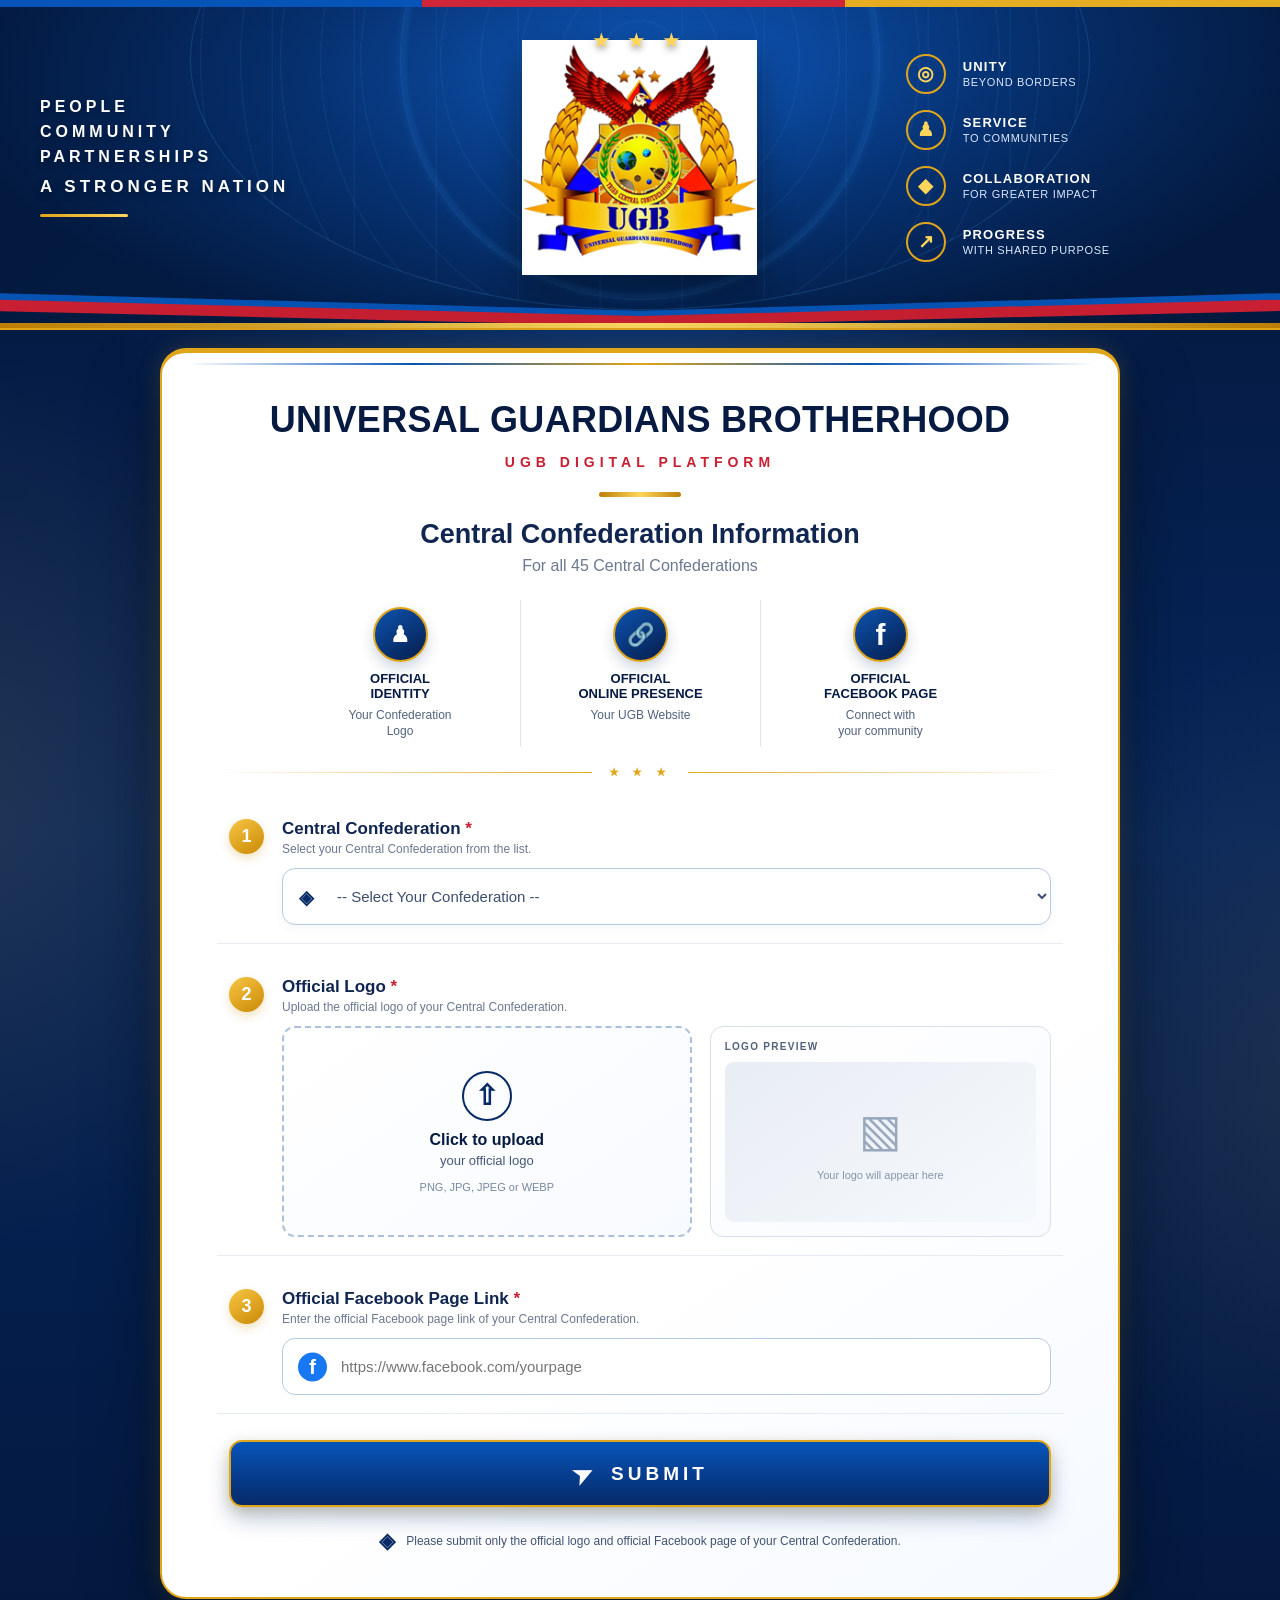
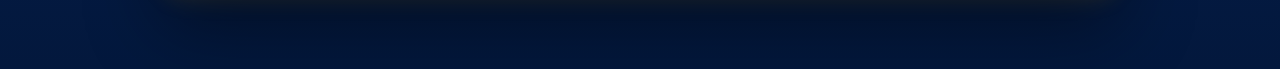
<file: confederations/submit.html>
<!DOCTYPE html>
<html lang="en">

<head>
    <meta charset="UTF-8">
    <meta name="viewport" content="width=device-width, initial-scale=1.0">

    <meta name="description" content="UGB Central Confederation Official Logo and Facebook Page Submission Form">

    <title>Central Confederation Information | UGB Digital Platform</title>

    <link rel="stylesheet" href="confederation-form.css">
</head>

<body class="confederation-form-page">

    <!-- =========================================================
         UGB HERO / IDENTITY BANNER
    ========================================================== -->
    <header class="confederation-hero">

        <div class="confederation-hero-globe"></div>

        <div class="confederation-hero-inner">

            <!-- LEFT MESSAGE -->
            <div class="hero-message">
                <span>PEOPLE</span>
                <span>COMMUNITY</span>
                <span>PARTNERSHIPS</span>
                <strong>A STRONGER NATION</strong>

                <div class="hero-message-line"></div>
            </div>


            <!-- CENTER LOGO -->
            <div class="hero-emblem">

                <div class="hero-stars">
                    ★ ★ ★
                </div>

                <img src="../assets/logo/ugb-logo.jpg" alt="Universal Guardians Brotherhood">

            </div>


            <!-- RIGHT VALUES -->
            <div class="hero-values">

                <div class="hero-value">
                    <div class="hero-value-icon">◎</div>

                    <div>
                        <strong>UNITY</strong>
                        <span>BEYOND BORDERS</span>
                    </div>
                </div>


                <div class="hero-value">
                    <div class="hero-value-icon">♟</div>

                    <div>
                        <strong>SERVICE</strong>
                        <span>TO COMMUNITIES</span>
                    </div>
                </div>


                <div class="hero-value">
                    <div class="hero-value-icon">◆</div>

                    <div>
                        <strong>COLLABORATION</strong>
                        <span>FOR GREATER IMPACT</span>
                    </div>
                </div>


                <div class="hero-value">
                    <div class="hero-value-icon">↗</div>

                    <div>
                        <strong>PROGRESS</strong>
                        <span>WITH SHARED PURPOSE</span>
                    </div>
                </div>

            </div>

        </div>


        <!-- DECORATIVE RIBBON -->
        <div class="ugb-ribbon">
            <span class="ribbon-blue"></span>
            <span class="ribbon-red"></span>
            <span class="ribbon-gold"></span>
        </div>

    </header>



    <!-- =========================================================
         FORM AREA
    ========================================================== -->
    <main class="confederation-form-main">

        <section class="confederation-form-card">

            <!-- =================================================
                 FORM HEADER
            ================================================== -->
            <div class="confederation-form-heading">

                <h1>
                    UNIVERSAL GUARDIANS BROTHERHOOD
                </h1>

                <p class="platform-name">
                    UGB DIGITAL PLATFORM
                </p>

                <div class="heading-gold-line"></div>

                <h2>
                    Central Confederation Information
                </h2>

                <p class="heading-subtitle">
                    For all 45 Central Confederations
                </p>

            </div>



            <!-- =================================================
                 THREE PURPOSE BLOCKS
            ================================================== -->
            <div class="submission-purpose">

                <div class="purpose-item">

                    <div class="purpose-icon">
                        ♟
                    </div>

                    <strong>
                        OFFICIAL<br>
                        IDENTITY
                    </strong>

                    <span>
                        Your Confederation<br>
                        Logo
                    </span>

                </div>


                <div class="purpose-item">

                    <div class="purpose-icon">
                        🔗
                    </div>

                    <strong>
                        OFFICIAL<br>
                        ONLINE PRESENCE
                    </strong>

                    <span>
                        Your UGB Website
                    </span>

                </div>


                <div class="purpose-item">

                    <div class="purpose-icon purpose-facebook">
                        f
                    </div>

                    <strong>
                        OFFICIAL<br>
                        FACEBOOK PAGE
                    </strong>

                    <span>
                        Connect with<br>
                        your community
                    </span>

                </div>

            </div>


            <!-- DECORATIVE DIVIDER -->
            <div class="form-stars-divider">

                <span></span>

                <strong>
                    ★ ★ ★
                </strong>

                <span></span>

            </div>



            <!-- =================================================
                 ACTUAL FORM
            ================================================== -->
            <form id="confederationSubmissionForm" class="confederation-submission-form">


                <!-- =============================================
                     1. CENTRAL CONFEDERATION
                ============================================== -->
                <div class="official-field">

                    <div class="field-heading">

                        <div class="field-number">
                            1
                        </div>

                        <div>

                            <label for="confederation">
                                Central Confederation
                                <span class="required">*</span>
                            </label>

                            <p>
                                Select your Central Confederation from the list.
                            </p>

                        </div>

                    </div>


                    <div class="select-wrapper">

                        <span class="field-input-icon">
                            ◈
                        </span>

                        <select id="confederation" name="confederation" required>

                            <option value="">
                                -- Select Your Confederation --
                            </option>

                            <option value="GTF">
                                GUARDIANS TRANSNATIONAL FORCES (GTF)
                            </option>

                            <option value="GMS">
                                GUARDIANS MULTINATIONAL SOCIETY (GMS)
                            </option>

                            <option value="GOB">
                                GUARDIANS ORIGINAL BRANCHES (GOB)
                            </option>

                            <option value="GDC">
                                GUARDIANS DIPLOMATIC CORPS (GDC)
                            </option>

                            <option value="GGH">
                                GUARDIANS GLOBAL HEIGHTS (GGH)
                            </option>

                            <option value="GWR">
                                GUARDIANS WORLDWIDE RANGES (GWR)
                            </option>

                            <option value="GEL">
                                GUARDIANS EMIGRANT LEGION (GEL)
                            </option>

                            <option value="GAF">
                                GUARDIANS ALLIED FORCES (GAF)
                            </option>

                            <option value="GJC">
                                GUARDIANS JOINT COMMAND (GJC)
                            </option>

                            <option value="GSU">
                                GUARDIANS SUPPORT UNIT (GSU)
                            </option>

                            <option value="GMR">
                                GUARDIANS MOTOR RIDERS (GMR)
                            </option>

                            <option value="GI1stCC">
                                GI 1ST CENTRAL COMMAND (GI1stCC)
                            </option>

                            <option value="GI2ndCC">
                                GI 2ND CENTRAL COMMAND (GI2ndCC)
                            </option>

                            <option value="GI3rdCC">
                                GI 3RD CENTRAL COMMAND (GI3rdCC)
                            </option>

                            <option value="GI4thCC">
                                GI 4TH CENTRAL COMMAND (GI4thCC)
                            </option>

                            <option value="GI5thCC">
                                GI 5TH CENTRAL COMMAND (GI5thCC)
                            </option>

                            <option value="GI6thCC">
                                GI 6TH CENTRAL COMMAND (GI6thCC)
                            </option>

                            <option value="GI7thCC">
                                GI 7TH CENTRAL COMMAND (GI7thCC)
                            </option>

                            <option value="GI8thCC">
                                GI 8TH CENTRAL COMMAND (GI8thCC)
                            </option>

                            <option value="GI9thCC">
                                GI 9TH CENTRAL COMMAND (GI9thCC)
                            </option>

                            <option value="GI10thCC">
                                GI 10TH CENTRAL COMMAND (GI10thCC)
                            </option>

                            <option value="GI11thCC">
                                GI 11TH CENTRAL COMMAND (GI11thCC)
                            </option>

                            <option value="GI12thCC">
                                GI 12TH CENTRAL COMMAND (GI12thCC)
                            </option>

                            <option value="GI13thCC">
                                GI 13TH CENTRAL COMMAND (GI13thCC)
                            </option>

                            <option value="GI14thCC">
                                GI 14TH CENTRAL COMMAND (GI14thCC)
                            </option>

                            <option value="GI15thCC">
                                GI 15TH CENTRAL COMMAND (GI15thCC)
                            </option>

                            <option value="GI16thCC">
                                GI 16TH CENTRAL COMMAND (GI16thCC)
                            </option>

                            <option value="GI17thCC">
                                GI 17TH CENTRAL COMMAND (GI17thCC)
                            </option>

                            <option value="GI18thCC">
                                GI 18TH CENTRAL COMMAND (GI18thCC)
                            </option>

                            <option value="GI19thCC">
                                GI 19TH CENTRAL COMMAND (GI19thCC)
                            </option>

                            <option value="GI20thCC">
                                GI 20TH CENTRAL COMMAND (GI20thCC)
                            </option>

                            <option value="GI21stCC">
                                GI 21ST CENTRAL COMMAND (GI21stCC)
                            </option>

                            <option value="GI22ndCC">
                                GI 22ND CENTRAL COMMAND (GI22ndCC)
                            </option>

                            <option value="GI23rdCC">
                                GI 23RD CENTRAL COMMAND (GI23rdCC)
                            </option>

                            <option value="NCRCL">
                                RGIA-NATIONAL CAPITAL REGION CENTRAL LEAGUE (NCRCL)
                            </option>

                            <option value="NLCL">
                                RGIA-NORTHERN LUZON CENTRAL LEAGUE (NLCL)
                            </option>

                            <option value="CLCL">
                                RGIA-CENTRAL LUZON CENTRAL LEAGUE (CLCL)
                            </option>

                            <option value="SLCL">
                                RGIA-SOUTHERN LUZON CENTRAL LEAGUE (SLCL)
                            </option>

                            <option value="EVCL">
                                RGIA-EASTERN VISAYAS CENTRAL LEAGUE (EVCL)
                            </option>

                            <option value="CWVCL">
                                RGIA-CENTRAL WESTERN VISAYAS CENTRAL LEAGUE (CWVCL)
                            </option>

                            <option value="EMCL">
                                RGIA-EASTERN MINDANAO CENTRAL LEAGUE (EMCL)
                            </option>

                            <option value="WMCL">
                                RGIA-WESTERN MINDANAO CENTRAL LEAGUE (WMCL)
                            </option>

                            <option value="OCL">
                                RGIA-OVERSEAS CENTRAL LEAGUE (OCL)
                            </option>

                            <option value="GBICC">
                                GBI CENTRAL COMMAND (GBICC)
                            </option>

                            <option value="GUN">
                                GUARDIANS UNION NATIONALIST (GUN)
                            </option>

                        </select>

                    </div>

                </div>



                <!-- =============================================
                     2. OFFICIAL LOGO
                ============================================== -->
                <div class="official-field">

                    <div class="field-heading">

                        <div class="field-number">
                            2
                        </div>

                        <div>

                            <label for="confederationLogo">
                                Official Logo
                                <span class="required">*</span>
                            </label>

                            <p>
                                Upload the official logo of your Central Confederation.
                            </p>

                        </div>

                    </div>


                    <div class="official-logo-grid">


                        <!-- UPLOAD BOX -->
                        <label class="logo-drop-box" for="confederationLogo">

                            <div class="upload-symbol">
                                ⇧
                            </div>

                            <strong>
                                Click to upload
                            </strong>

                            <span>
                                your official logo
                            </span>

                            <small>
                                PNG, JPG, JPEG or WEBP
                            </small>

                            <input type="file" id="confederationLogo" name="confederationLogo"
                                accept=".png,.jpg,.jpeg,.webp" required>

                        </label>


                        <!-- PREVIEW -->
                        <div class="logo-preview-panel">

                            <span class="preview-title">
                                LOGO PREVIEW
                            </span>

                            <div class="logo-preview" id="logoPreview">

                                <div class="preview-placeholder">

                                    <span class="preview-image-icon">
                                        ▧
                                    </span>

                                    <small>
                                        Your logo will appear here
                                    </small>

                                </div>

                            </div>

                        </div>

                    </div>

                </div>



                <!-- =============================================
                     3. FACEBOOK
                ============================================== -->
                <div class="official-field">

                    <div class="field-heading">

                        <div class="field-number">
                            3
                        </div>

                        <div>

                            <label for="facebookPage">
                                Official Facebook Page Link
                                <span class="required">*</span>
                            </label>

                            <p>
                                Enter the official Facebook page link
                                of your Central Confederation.
                            </p>

                        </div>

                    </div>


                    <div class="facebook-input-wrapper">

                        <span class="facebook-input-icon">
                            f
                        </span>

                        <input type="url" id="facebookPage" name="facebookPage"
                            placeholder="https://www.facebook.com/yourpage" required>

                    </div>

                </div>



                <!-- =============================================
                     SUBMIT
                ============================================== -->
                <button type="submit" class="official-submit-button">

                    <span class="submit-plane">
                        ➤
                    </span>

                    <span>
                        SUBMIT
                    </span>

                </button>


                <p class="submission-note">

                    <span class="note-shield">
                        ◈
                    </span>

                    Please submit only the official logo and official
                    Facebook page of your Central Confederation.

                </p>

            </form>

        </section>

    </main>



    <!-- =========================================================
         JAVASCRIPT
    ========================================================== -->
    <script>

        const form =
            document.getElementById("confederationSubmissionForm");

        const logoInput =
            document.getElementById("confederationLogo");

        const logoPreview =
            document.getElementById("logoPreview");


        /* =====================================================
           LOGO PREVIEW
        ====================================================== */
        logoInput.addEventListener("change", function () {

            const file = this.files[0];

            if (!file) {

                logoPreview.innerHTML = `
                    <div class="preview-placeholder">

                        <span class="preview-image-icon">
                            ▧
                        </span>

                        <small>
                            Your logo will appear here
                        </small>

                    </div>
                `;

                return;
            }


            const imageURL =
                URL.createObjectURL(file);


            logoPreview.innerHTML = "";


            const image =
                document.createElement("img");


            image.src = imageURL;

            image.alt =
                "Central Confederation Official Logo Preview";


            image.onload = function () {

                URL.revokeObjectURL(imageURL);

            };


            logoPreview.appendChild(image);

        });



        /* =====================================================
    LIVE UGB FORM SUBMISSION
 ====================================================== */

        const WEB_APP_URL =
            "https://script.google.com/macros/s/AKfycbxBcybrh1k9vd28UrhWhWnUewX3b6v5TgYwxdrD7jVK1hjVVs_Kw1a17eidFMFtQOcV3w/exec";


        form.addEventListener("submit", async function (event) {

            event.preventDefault();

            const confederation =
                document.getElementById("confederation").value;

            const facebookPage =
                document.getElementById("facebookPage").value.trim();

            const logoFile =
                logoInput.files[0];

            if (!confederation || !facebookPage || !logoFile) {

                alert(
                    "Please complete all required fields before submitting."
                );

                return;
            }


            const submitButton =
                form.querySelector(".official-submit-button");

            const originalButtonHTML =
                submitButton.innerHTML;

            submitButton.disabled = true;

            submitButton.innerHTML =
                "<span>SUBMITTING...</span>";


            try {

                const logoBase64 =
                    await fileToBase64(logoFile);


                const submissionData = {

                    formType: "confederation",

                    confederation: confederation,

                    facebookPage: facebookPage,

                    logoBase64: logoBase64,

                    logoName: logoFile.name,

                    logoType:
                        logoFile.type || "application/octet-stream"

                };


                const response =
                    await fetch(WEB_APP_URL, {

                        method: "POST",

                        headers: {
                            "Content-Type": "text/plain;charset=utf-8"
                        },

                        body:
                            JSON.stringify(submissionData)

                    });


                const result =
                    await response.json();


                if (!result.success) {

                    throw new Error(
                        result.message ||
                        "Submission could not be completed."
                    );

                }


                alert(
                    "Submission received successfully!\n\n" +
                    "UGB Submission ID:\n" +
                    result.submissionId +
                    "\n\n" +
                    "Your information has been submitted for review."
                );


                form.reset();


                logoPreview.innerHTML = `
            <div class="preview-placeholder">

                <span class="preview-image-icon">
                    ▧
                </span>

                <small>
                    Your logo will appear here
                </small>

            </div>
        `;


            } catch (error) {

                console.error(
                    "UGB submission error:",
                    error
                );


                alert(
                    "We could not submit your information at this time.\n\n" +
                    "Please try again."
                );

            } finally {

                submitButton.disabled = false;

                submitButton.innerHTML =
                    originalButtonHTML;

            }

        });


        function fileToBase64(file) {

            return new Promise(
                function (resolve, reject) {

                    const reader =
                        new FileReader();


                    reader.onload =
                        function () {

                            const result =
                                reader.result;

                            const base64 =
                                result.split(",")[1];

                            resolve(base64);

                        };


                    reader.onerror =
                        function () {

                            reject(
                                new Error(
                                    "Unable to read the selected logo."
                                )
                            );

                        };


                    reader.readAsDataURL(file);

                }
            );

        }

    </script>

</body>

</html>
</file>
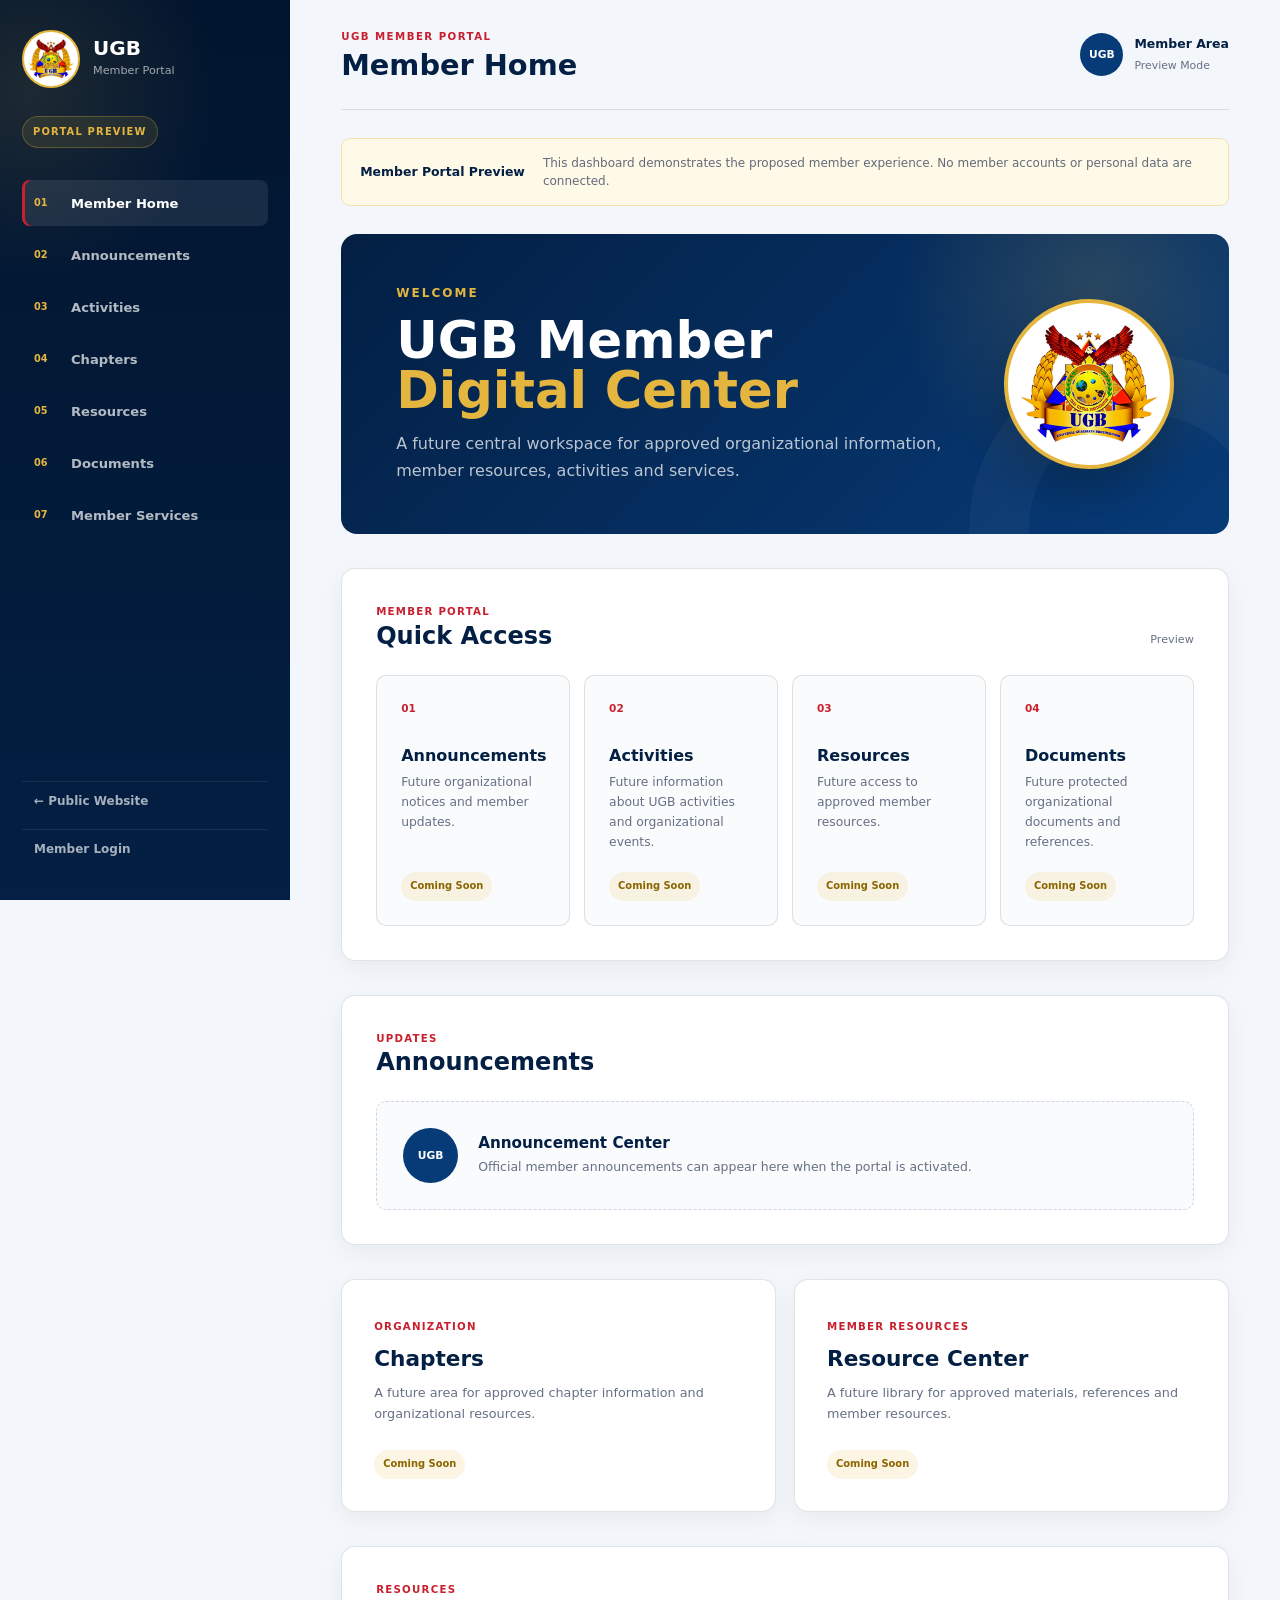
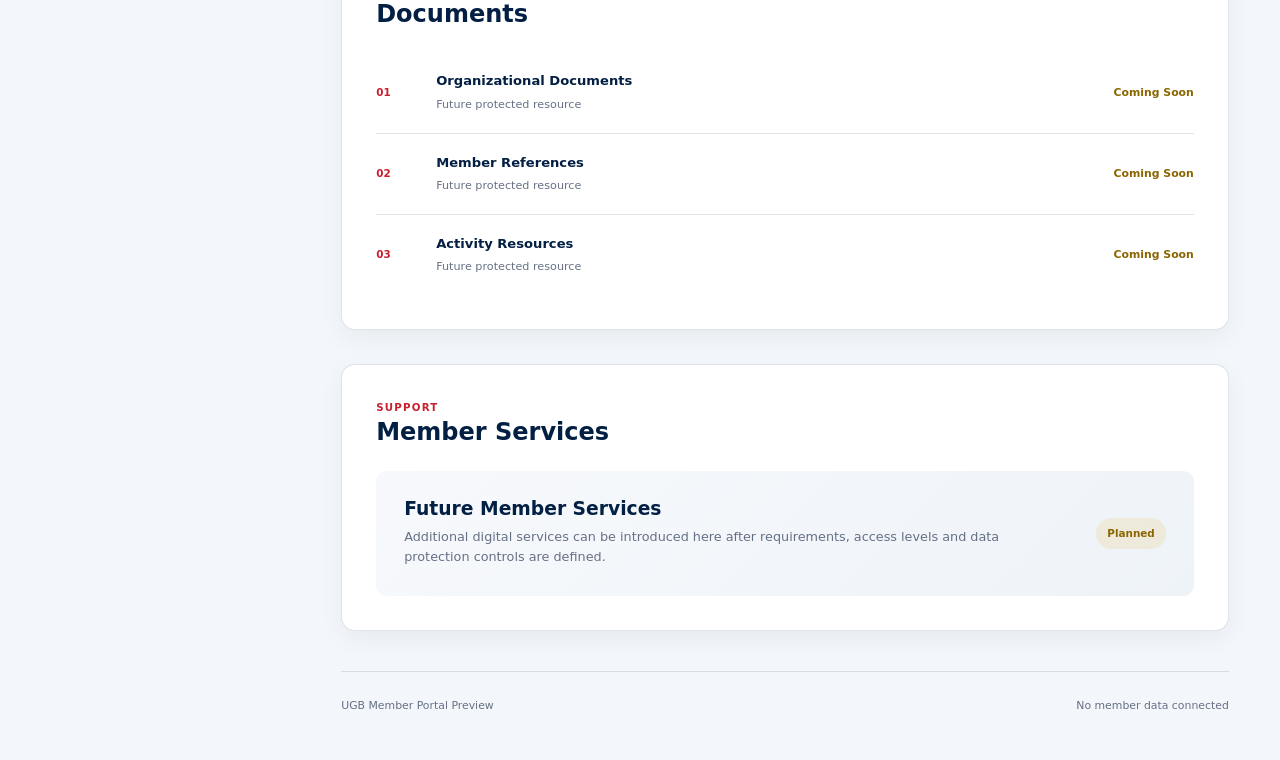
<file: member/dashboard.html>
<!DOCTYPE html>
<html lang="en">

<head>
    <meta charset="UTF-8">
    <meta name="viewport" content="width=device-width, initial-scale=1.0">

    <meta name="description" content="Preview of the UGB Member Portal dashboard.">

    <title>Member Dashboard | UGB</title>

    <link rel="stylesheet" href="../css/style.css">
</head>

<body class="member-dashboard-page">

    <div class="dashboard-shell">


        <!-- =============================================
             SIDEBAR
        ============================================== -->

        <aside class="dashboard-sidebar">

            <a href="../index.html" class="dashboard-brand">

                <img src="../assets/logo/ugb-logo.jpg" alt="UGB logo">

                <div>
                    <strong>UGB</strong>
                    <span>Member Portal</span>
                </div>

            </a>


            <div class="dashboard-preview-badge">
                PORTAL PREVIEW
            </div>


            <nav class="dashboard-nav" aria-label="Member portal preview navigation">

                <a href="#dashboard-home" class="active">
                    <span>01</span>
                    Member Home
                </a>

                <a href="#announcements">
                    <span>02</span>
                    Announcements
                </a>

                <a href="#activities">
                    <span>03</span>
                    Activities
                </a>

                <a href="#chapters">
                    <span>04</span>
                    Chapters
                </a>

                <a href="#resources">
                    <span>05</span>
                    Resources
                </a>

                <a href="#documents">
                    <span>06</span>
                    Documents
                </a>

                <a href="#services">
                    <span>07</span>
                    Member Services
                </a>

            </nav>


            <div class="dashboard-sidebar-bottom">

                <a href="../index.html">
                    ← Public Website
                </a>

                <a href="login.html">
                    Member Login
                </a>

            </div>

        </aside>


        <!-- =============================================
             MAIN DASHBOARD
        ============================================== -->

        <main class="dashboard-main" id="dashboard-home">


            <!-- TOP BAR -->

            <header class="dashboard-topbar">

                <div>

                    <span class="dashboard-eyebrow">
                        UGB MEMBER PORTAL
                    </span>

                    <h1>Member Home</h1>

                </div>


                <div class="dashboard-account">

                    <div class="dashboard-avatar">
                        UGB
                    </div>

                    <div>
                        <strong>Member Area</strong>
                        <span>Preview Mode</span>
                    </div>

                </div>

            </header>


            <!-- PREVIEW NOTICE -->

            <div class="dashboard-demo-notice">

                <strong>Member Portal Preview</strong>

                <span>
                    This dashboard demonstrates the proposed member
                    experience. No member accounts or personal data
                    are connected.
                </span>

            </div>


            <!-- WELCOME -->

            <section class="dashboard-welcome">

                <div>

                    <p class="section-kicker section-kicker-gold">
                        Welcome
                    </p>

                    <h2>
                        UGB Member
                        <span>Digital Center</span>
                    </h2>

                    <p>
                        A future central workspace for approved
                        organizational information, member resources,
                        activities and services.
                    </p>

                </div>


                <img src="../assets/logo/ugb-logo.jpg" alt="UGB">

            </section>


            <!-- QUICK ACCESS -->

            <section class="dashboard-section">

                <div class="dashboard-section-heading">

                    <div>
                        <span>Member Portal</span>
                        <h2>Quick Access</h2>
                    </div>

                    <small>Preview</small>

                </div>


                <div class="dashboard-quick-grid">

                    <article class="dashboard-quick-card">

                        <span class="dashboard-card-number">
                            01
                        </span>

                        <h3>Announcements</h3>

                        <p>
                            Future organizational notices and
                            member updates.
                        </p>

                        <span class="dashboard-coming">
                            Coming Soon
                        </span>

                    </article>


                    <article class="dashboard-quick-card">

                        <span class="dashboard-card-number">
                            02
                        </span>

                        <h3>Activities</h3>

                        <p>
                            Future information about UGB activities
                            and organizational events.
                        </p>

                        <span class="dashboard-coming">
                            Coming Soon
                        </span>

                    </article>


                    <article class="dashboard-quick-card">

                        <span class="dashboard-card-number">
                            03
                        </span>

                        <h3>Resources</h3>

                        <p>
                            Future access to approved member
                            resources.
                        </p>

                        <span class="dashboard-coming">
                            Coming Soon
                        </span>

                    </article>


                    <article class="dashboard-quick-card">

                        <span class="dashboard-card-number">
                            04
                        </span>

                        <h3>Documents</h3>

                        <p>
                            Future protected organizational
                            documents and references.
                        </p>

                        <span class="dashboard-coming">
                            Coming Soon
                        </span>

                    </article>

                </div>

            </section>


            <!-- ANNOUNCEMENTS -->

            <section class="dashboard-section" id="announcements">

                <div class="dashboard-section-heading">

                    <div>
                        <span>Updates</span>
                        <h2>Announcements</h2>
                    </div>

                </div>


                <div class="dashboard-empty-state">

                    <div class="dashboard-empty-icon">
                        UGB
                    </div>

                    <div>

                        <h3>
                            Announcement Center
                        </h3>

                        <p>
                            Official member announcements can appear
                            here when the portal is activated.
                        </p>

                    </div>

                </div>

            </section>


            <!-- CHAPTERS / RESOURCES -->

            <section class="dashboard-two-column">

                <article class="dashboard-panel" id="chapters">

                    <span class="dashboard-panel-label">
                        Organization
                    </span>

                    <h2>Chapters</h2>

                    <p>
                        A future area for approved chapter
                        information and organizational resources.
                    </p>

                    <span class="dashboard-coming">
                        Coming Soon
                    </span>

                </article>


                <article class="dashboard-panel" id="resources">

                    <span class="dashboard-panel-label">
                        Member Resources
                    </span>

                    <h2>Resource Center</h2>

                    <p>
                        A future library for approved materials,
                        references and member resources.
                    </p>

                    <span class="dashboard-coming">
                        Coming Soon
                    </span>

                </article>

            </section>


            <!-- DOCUMENTS -->

            <section class="dashboard-section" id="documents">

                <div class="dashboard-section-heading">

                    <div>
                        <span>Resources</span>
                        <h2>Documents</h2>
                    </div>

                </div>


                <div class="dashboard-document-list">

                    <div>
                        <span>01</span>

                        <div>
                            <strong>
                                Organizational Documents
                            </strong>

                            <small>
                                Future protected resource
                            </small>
                        </div>

                        <em>Coming Soon</em>
                    </div>


                    <div>
                        <span>02</span>

                        <div>
                            <strong>
                                Member References
                            </strong>

                            <small>
                                Future protected resource
                            </small>
                        </div>

                        <em>Coming Soon</em>
                    </div>


                    <div>
                        <span>03</span>

                        <div>
                            <strong>
                                Activity Resources
                            </strong>

                            <small>
                                Future protected resource
                            </small>
                        </div>

                        <em>Coming Soon</em>
                    </div>

                </div>

            </section>


            <!-- SERVICES -->

            <section class="dashboard-section" id="services">

                <div class="dashboard-section-heading">

                    <div>
                        <span>Support</span>
                        <h2>Member Services</h2>
                    </div>

                </div>


                <div class="dashboard-service-banner">

                    <div>

                        <h3>
                            Future Member Services
                        </h3>

                        <p>
                            Additional digital services can be
                            introduced here after requirements,
                            access levels and data protection
                            controls are defined.
                        </p>

                    </div>

                    <span>
                        Planned
                    </span>

                </div>

            </section>


            <footer class="dashboard-footer">

                <span>
                    UGB Member Portal Preview
                </span>

                <span>
                    No member data connected
                </span>

            </footer>

        </main>

    </div>

</body>

</html>
</file>
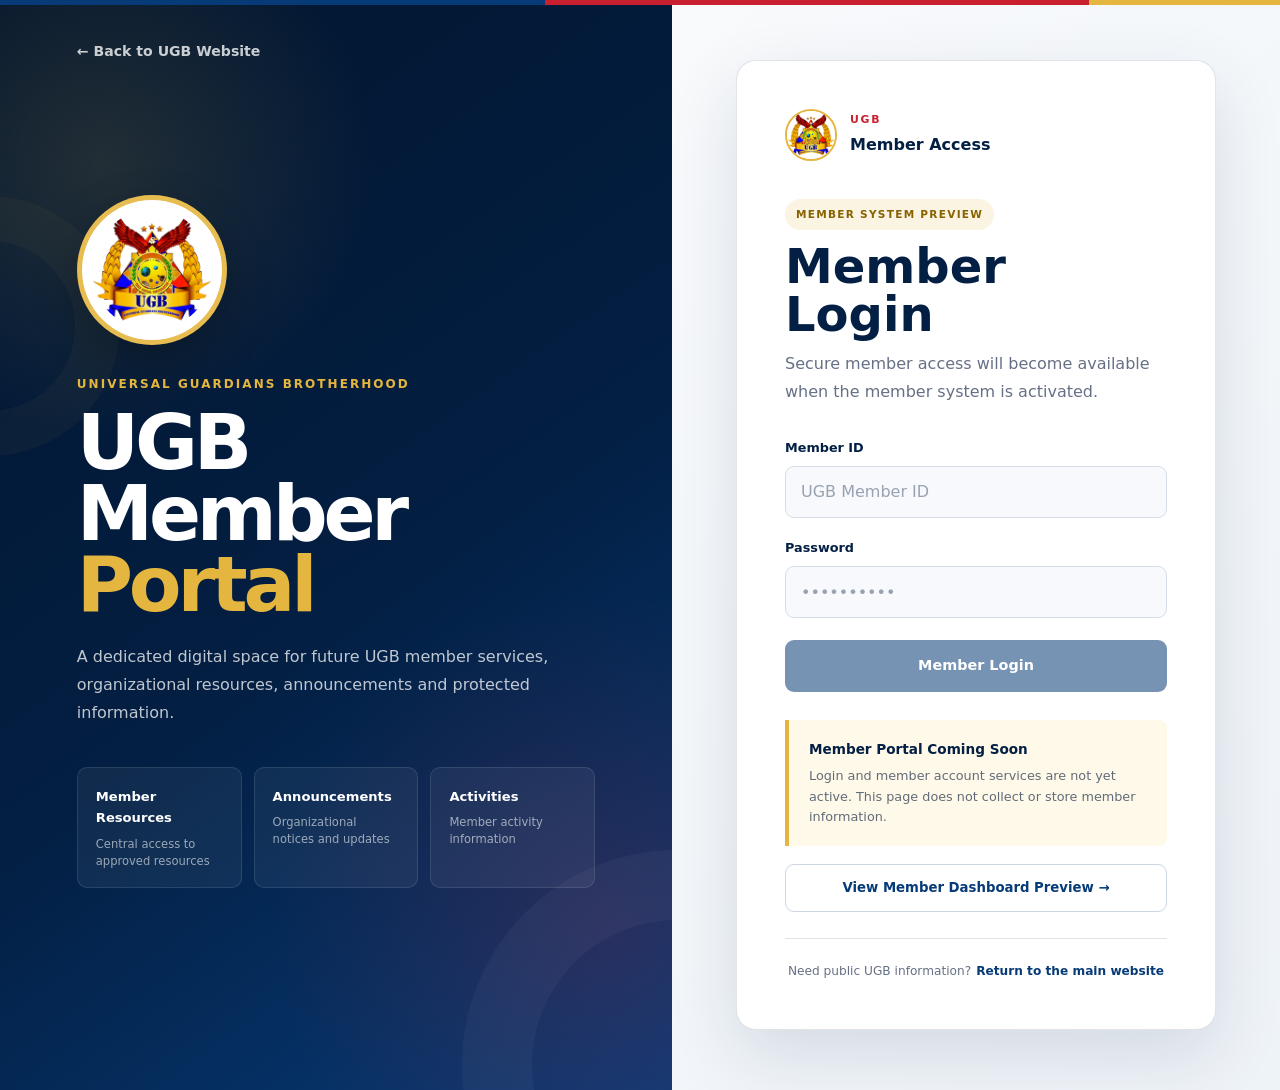
<file: member/login.html>
<!DOCTYPE html>
<html lang="en">

<head>
    <meta charset="UTF-8">
    <meta name="viewport" content="width=device-width, initial-scale=1.0">

    <meta name="description" content="UGB Member Portal access page.">

    <title>Member Portal | UGB</title>

    <link rel="stylesheet" href="../css/style.css">
</head>

<body class="portal-page">

    <div class="top-accent" aria-hidden="true">
        <span class="accent-blue"></span>
        <span class="accent-red"></span>
        <span class="accent-gold"></span>
    </div>


    <main class="portal-login">

        <section class="portal-login-brand">

            <a href="../index.html" class="portal-back">
                ← Back to UGB Website
            </a>

            <div class="portal-brand-content">

                <img src="../assets/logo/ugb-logo.jpg" alt="UGB logo" class="portal-logo">

                <p class="section-kicker section-kicker-gold">
                    Universal Guardians Brotherhood
                </p>

                <h1>
                    UGB Member
                    <span>Portal</span>
                </h1>

                <p>
                    A dedicated digital space for future UGB member
                    services, organizational resources, announcements
                    and protected information.
                </p>

                <div class="portal-feature-list">

                    <div>
                        <strong>Member Resources</strong>
                        <span>Central access to approved resources</span>
                    </div>

                    <div>
                        <strong>Announcements</strong>
                        <span>Organizational notices and updates</span>
                    </div>

                    <div>
                        <strong>Activities</strong>
                        <span>Member activity information</span>
                    </div>

                </div>

            </div>

        </section>


        <section class="portal-login-panel">

            <div class="portal-login-box">

                <div class="portal-login-heading">

                    <img src="../assets/logo/ugb-logo.jpg" alt="">

                    <div>
                        <span>UGB</span>
                        <strong>Member Access</strong>
                    </div>

                </div>


                <p class="portal-status">
                    MEMBER SYSTEM PREVIEW
                </p>

                <h2>Member Login</h2>

                <p class="portal-intro">
                    Secure member access will become available when the
                    member system is activated.
                </p>


                <!--
                    STATIC PREVIEW ONLY

                    These controls are intentionally disabled.
                    No information is collected or transmitted.
                -->

                <div class="preview-form">

                    <div class="preview-field">

                        <label for="member-id">
                            Member ID
                        </label>

                        <input id="member-id" type="text" placeholder="UGB Member ID" disabled>

                    </div>


                    <div class="preview-field">

                        <label for="member-password">
                            Password
                        </label>

                        <input id="member-password" type="password" placeholder="••••••••••" disabled>

                    </div>


                    <button type="button" class="portal-login-button" disabled>
                        Member Login
                    </button>

                </div>


                <div class="portal-notice">

                    <strong>Member Portal Coming Soon</strong>

                    <p>
                        Login and member account services are not yet
                        active. This page does not collect or store
                        member information.
                    </p>

                </div>


                <a href="dashboard.html" class="dashboard-preview-link">
                    View Member Dashboard Preview →
                </a>


                <div class="portal-help">

                    <span>Need public UGB information?</span>

                    <a href="../index.html">
                        Return to the main website
                    </a>

                </div>

            </div>

        </section>

    </main>

</body>

</html>
</file>
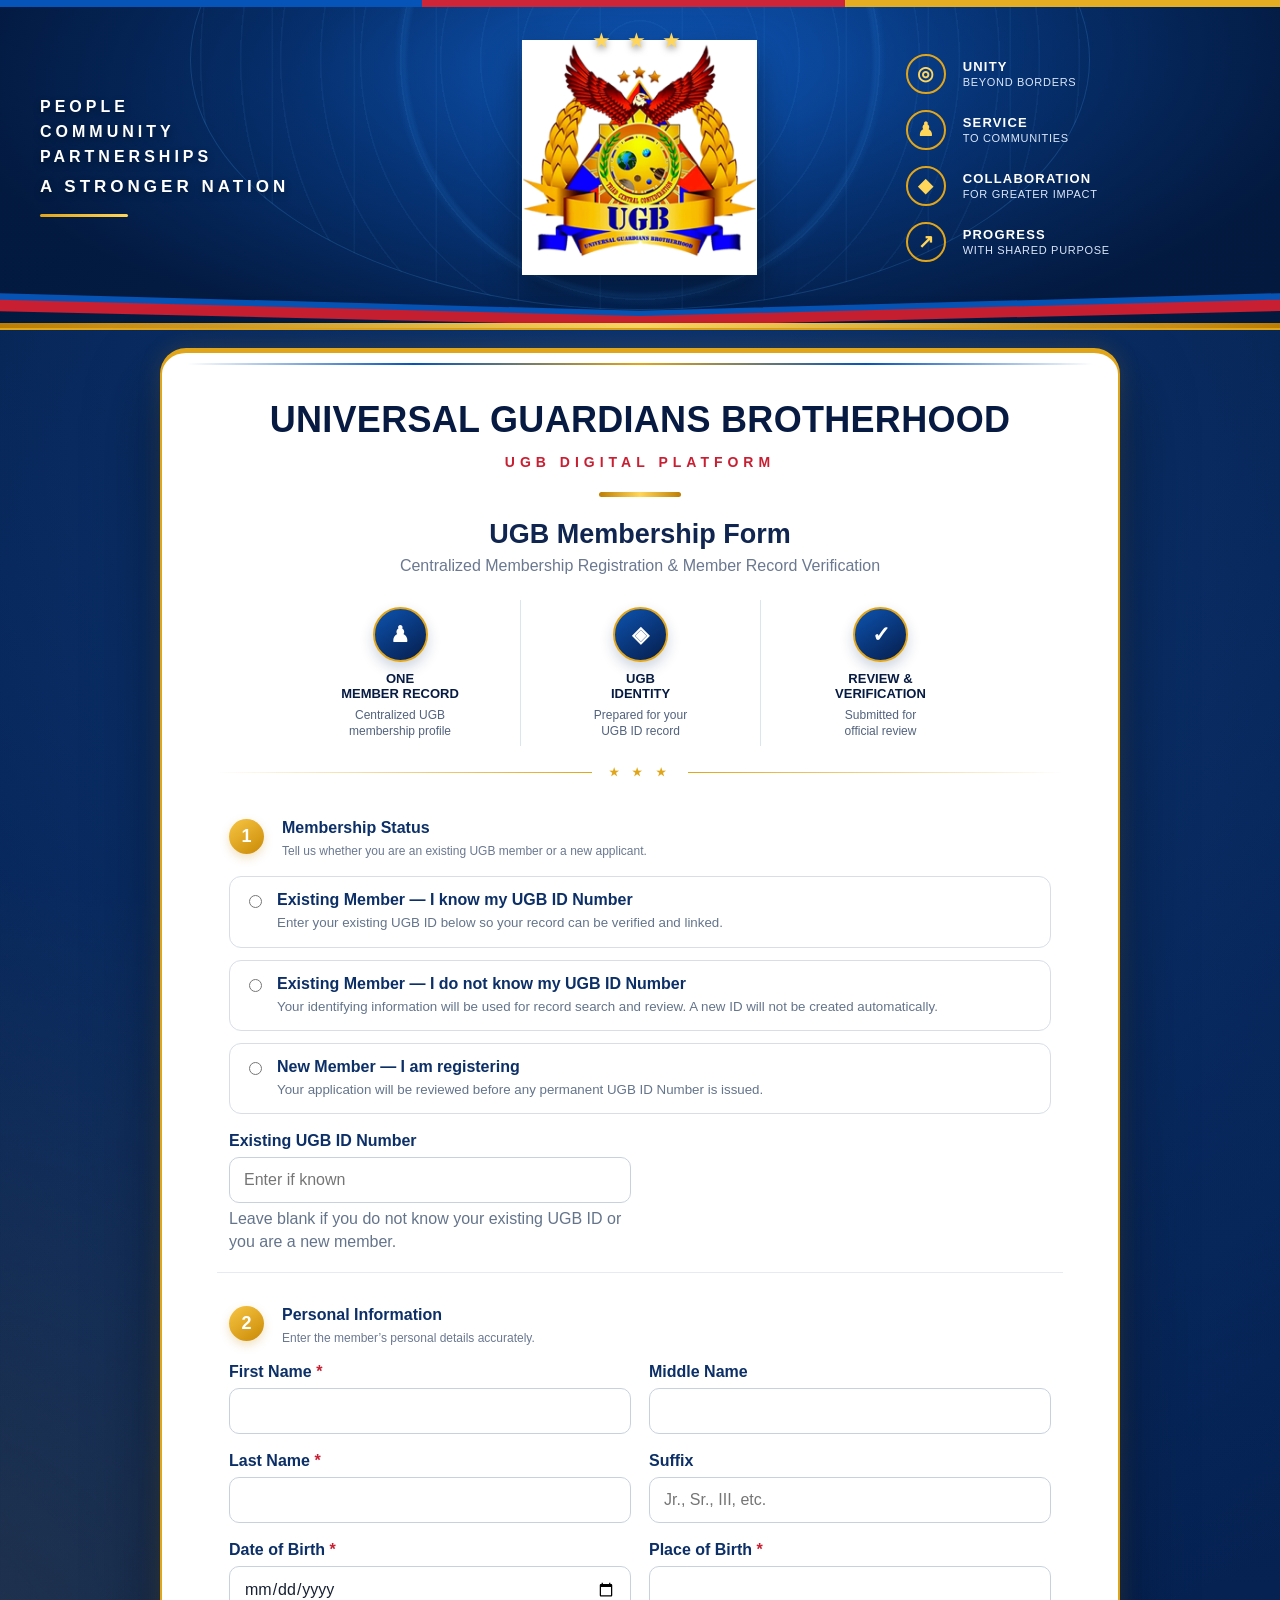
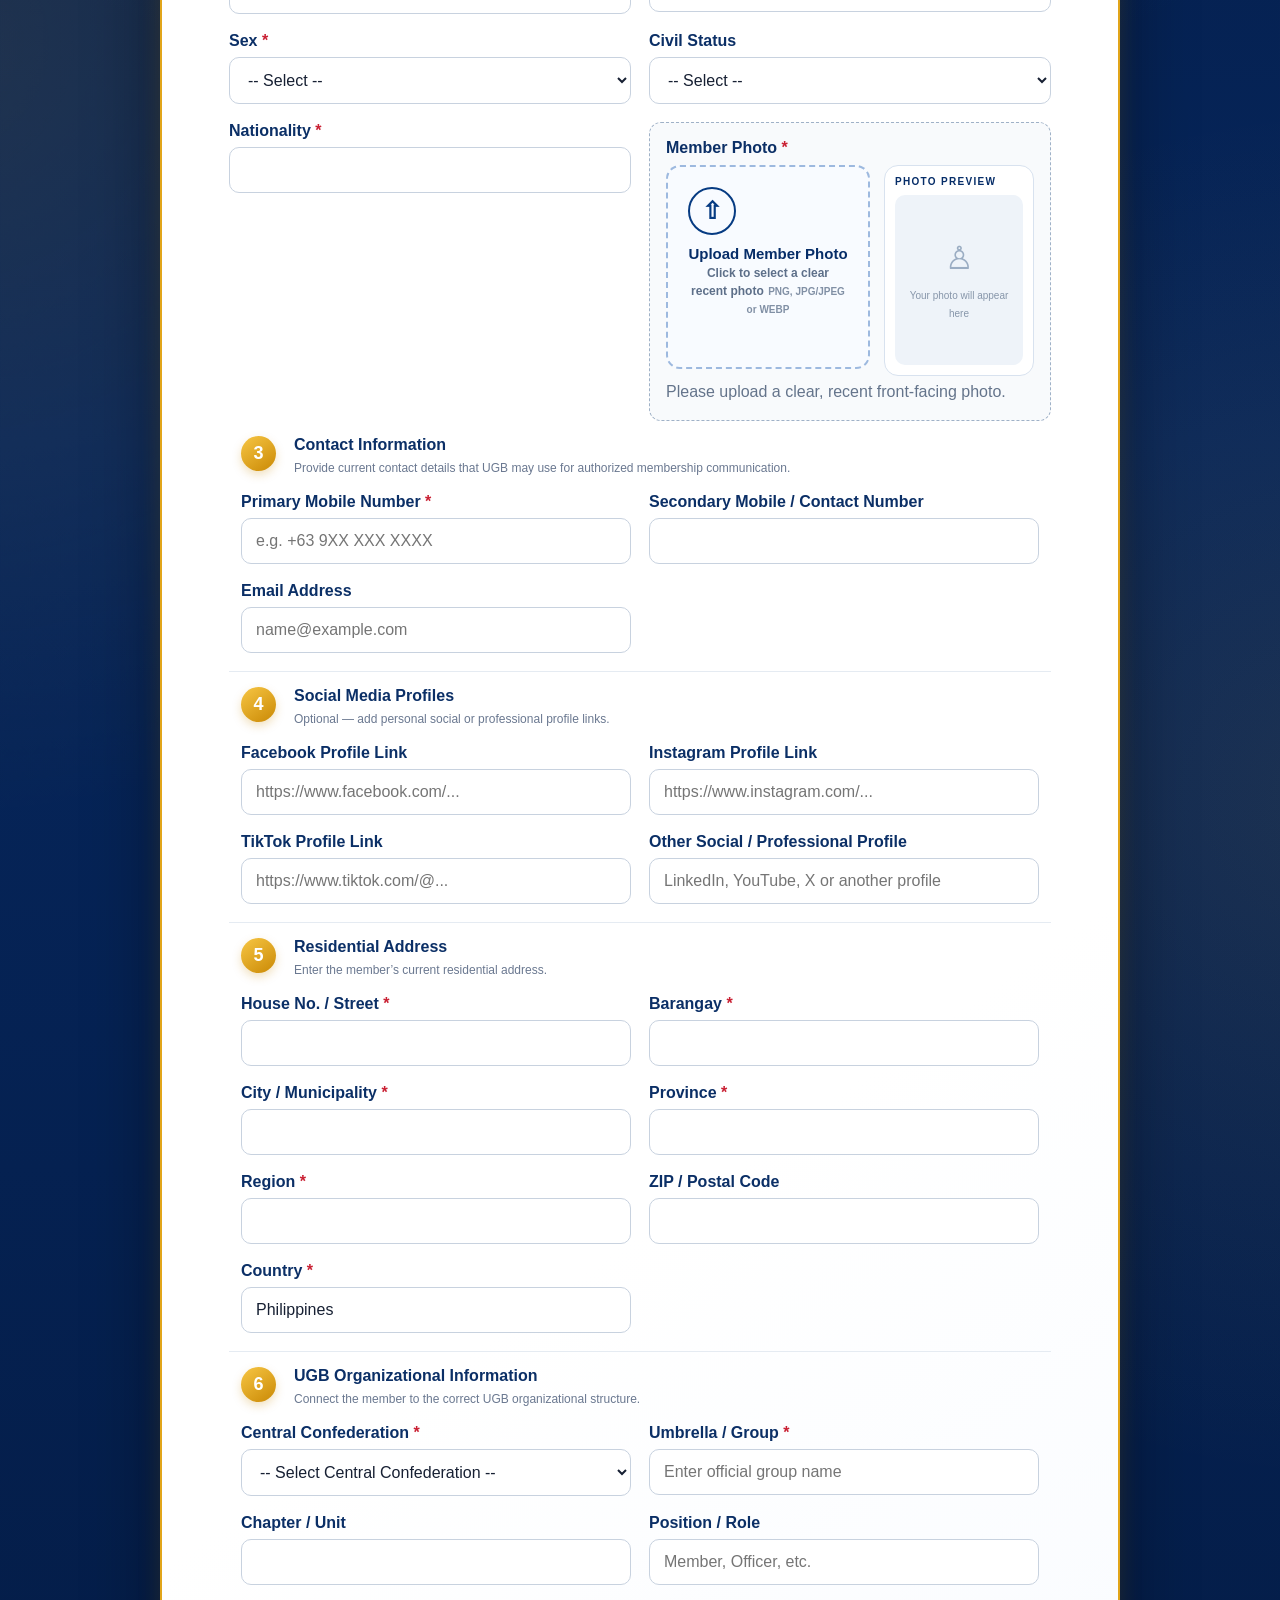
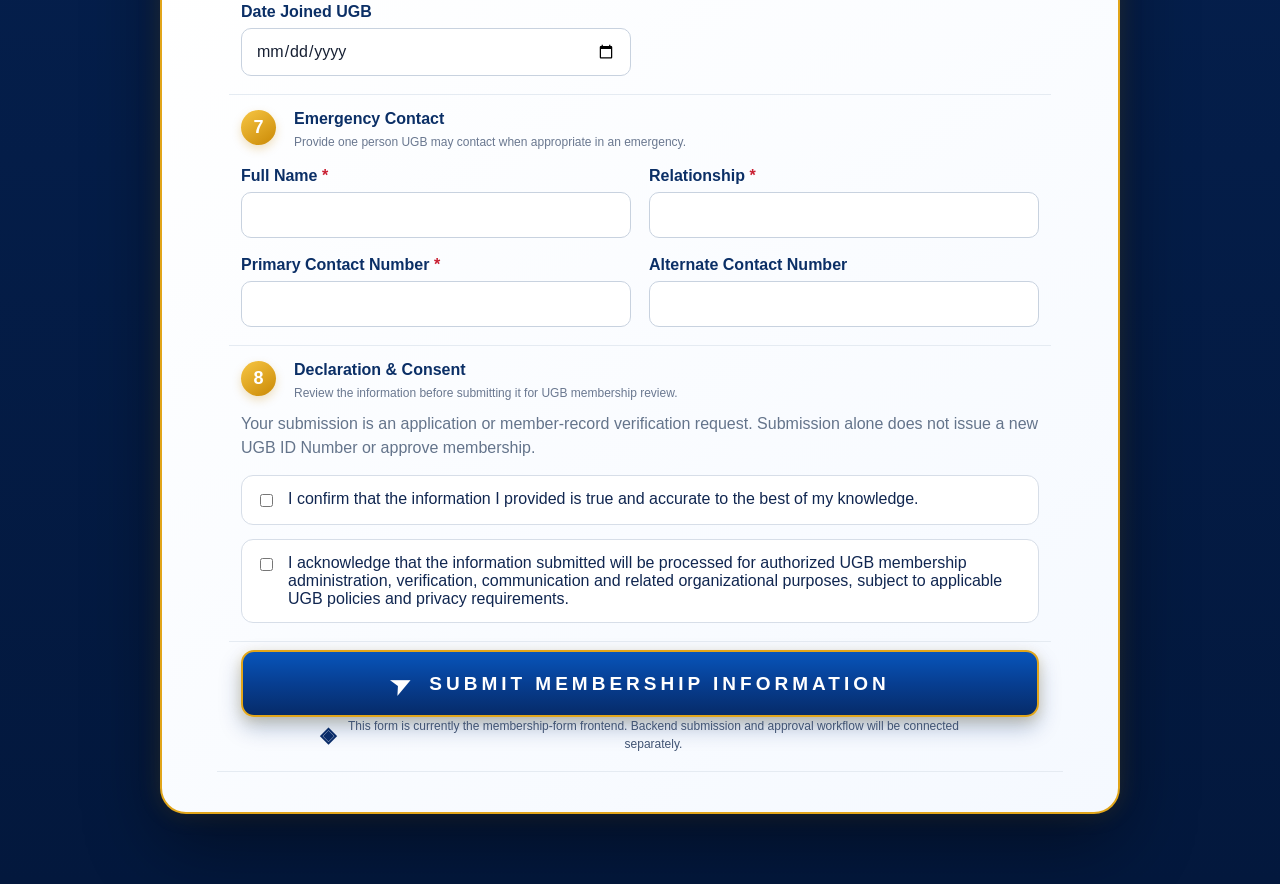
<file: membership/membership.html>
<!DOCTYPE html>
<html lang="en">

<head>
    <meta charset="UTF-8">
    <meta name="viewport" content="width=device-width, initial-scale=1.0">

    <meta name="description" content="UGB centralized membership registration and member record verification form">

    <title>UGB Membership Form | Universal Guardians Brotherhood</title>

    <link rel="stylesheet" href="membership.css">

    <style>
        .membership-grid {
            display: grid;
            grid-template-columns: repeat(2, minmax(0, 1fr));
            gap: 18px;
            margin-top: 18px;
        }

        .membership-grid.one {
            grid-template-columns: 1fr;
        }

        .membership-control label,
        .membership-choice-title {
            display: block;
            font-weight: 800;
            color: #0b2f66;
            margin-bottom: 7px;
        }

        .membership-control input,
        .membership-control select,
        .membership-control textarea {
            width: 100%;
            box-sizing: border-box;
            border: 1px solid #c8d2df;
            border-radius: 10px;
            padding: 13px 14px;
            font: inherit;
            background: #fff;
            color: #172033;
        }

        .membership-control textarea {
            min-height: 90px;
            resize: vertical;
        }

        .membership-choice-list {
            display: grid;
            gap: 12px;
            margin-top: 18px;
        }

        .membership-choice {
            display: flex;
            gap: 12px;
            align-items: flex-start;
            padding: 14px;
            border: 1px solid #d7dee8;
            border-radius: 12px;
            background: #fff;
        }

        .membership-choice input {
            margin-top: 4px;
        }

        .membership-choice strong {
            display: block;
            color: #0b2f66;
        }

        .membership-choice small,
        .field-help {
            display: block;
            color: #64748b;
            margin-top: 4px;
            line-height: 1.45;
        }

        .membership-section-note {
            margin: 0 0 14px;
            color: #64748b;
            line-height: 1.55;
        }

        .member-photo-box {
            padding: 16px;
            border: 1px dashed #9fb1c7;
            border-radius: 12px;
            background: #f8fafc;
        }

        .consent-box {
            display: flex;
            gap: 12px;
            align-items: flex-start;
            margin-top: 14px;
            padding: 14px;
            border: 1px solid #d7dee8;
            border-radius: 12px;
            background: #fff;
        }

        .consent-box input {
            margin-top: 4px;
        }

        @media (max-width:700px) {
            .membership-grid {
                grid-template-columns: 1fr;
            }
        }
    </style>

</head>

<body class="confederation-form-page">

    <!-- =========================================================
         UGB HERO / IDENTITY BANNER
    ========================================================== -->
    <header class="confederation-hero">

        <div class="confederation-hero-globe"></div>

        <div class="confederation-hero-inner">

            <!-- LEFT MESSAGE -->
            <div class="hero-message">
                <span>PEOPLE</span>
                <span>COMMUNITY</span>
                <span>PARTNERSHIPS</span>
                <strong>A STRONGER NATION</strong>

                <div class="hero-message-line"></div>
            </div>


            <!-- CENTER LOGO -->
            <div class="hero-emblem">

                <div class="hero-stars">
                    ★ ★ ★
                </div>

                <img src="../assets/logo/ugb-logo.jpg" alt="Universal Guardians Brotherhood">

            </div>


            <!-- RIGHT VALUES -->
            <div class="hero-values">

                <div class="hero-value">
                    <div class="hero-value-icon">◎</div>

                    <div>
                        <strong>UNITY</strong>
                        <span>BEYOND BORDERS</span>
                    </div>
                </div>


                <div class="hero-value">
                    <div class="hero-value-icon">♟</div>

                    <div>
                        <strong>SERVICE</strong>
                        <span>TO COMMUNITIES</span>
                    </div>
                </div>


                <div class="hero-value">
                    <div class="hero-value-icon">◆</div>

                    <div>
                        <strong>COLLABORATION</strong>
                        <span>FOR GREATER IMPACT</span>
                    </div>
                </div>


                <div class="hero-value">
                    <div class="hero-value-icon">↗</div>

                    <div>
                        <strong>PROGRESS</strong>
                        <span>WITH SHARED PURPOSE</span>
                    </div>
                </div>

            </div>

        </div>


        <!-- DECORATIVE RIBBON -->
        <div class="ugb-ribbon">
            <span class="ribbon-blue"></span>
            <span class="ribbon-red"></span>
            <span class="ribbon-gold"></span>
        </div>

    </header>



    <!-- =========================================================
         FORM AREA
    ========================================================== -->
    <main class="confederation-form-main">

        <section class="confederation-form-card">

            <!-- =================================================
                 FORM HEADER
            ================================================== -->
            <div class="confederation-form-heading">
                <h1>UNIVERSAL GUARDIANS BROTHERHOOD</h1>
                <p class="platform-name">UGB DIGITAL PLATFORM</p>
                <div class="heading-gold-line"></div>
                <h2>UGB Membership Form</h2>
                <p class="heading-subtitle">Centralized Membership Registration &amp; Member Record Verification</p>
            </div>

            <div class="submission-purpose">
                <div class="purpose-item">
                    <div class="purpose-icon">♟</div><strong>ONE<br>MEMBER RECORD</strong><span>Centralized
                        UGB<br>membership profile</span>
                </div>
                <div class="purpose-item">
                    <div class="purpose-icon">◈</div><strong>UGB<br>IDENTITY</strong><span>Prepared for your<br>UGB ID
                        record</span>
                </div>
                <div class="purpose-item">
                    <div class="purpose-icon">✓</div><strong>REVIEW &amp;<br>VERIFICATION</strong><span>Submitted
                        for<br>official review</span>
                </div>
            </div>

            <div class="form-stars-divider"><span></span><strong>★ ★ ★</strong><span></span></div>

            <form id="membershipForm" class="confederation-submission-form" action="#" method="post"
                enctype="multipart/form-data">

                <div class="official-field">
                    <div class="field-heading">
                        <div class="field-number">1</div>
                        <div>
                            <div class="membership-choice-title">Membership Status</div>
                            <p>Tell us whether you are an existing UGB member or a new applicant.</p>
                        </div>
                    </div>
                    <div class="membership-choice-list">
                        <label class="membership-choice"><input type="radio" name="membershipStatus"
                                value="existing-known-id" required><span><strong>Existing Member — I know my UGB ID
                                    Number</strong><small>Enter your existing UGB ID below so your record can be
                                    verified and linked.</small></span></label>
                        <label class="membership-choice"><input type="radio" name="membershipStatus"
                                value="existing-unknown-id" required><span><strong>Existing Member — I do not know my
                                    UGB ID Number</strong><small>Your identifying information will be used for record
                                    search and review. A new ID will not be created
                                    automatically.</small></span></label>
                        <label class="membership-choice"><input type="radio" name="membershipStatus" value="new-member"
                                required><span><strong>New Member — I am registering</strong><small>Your application
                                    will be reviewed before any permanent UGB ID Number is
                                    issued.</small></span></label>
                    </div>
                    <div class="membership-grid membership-id-field">

                        <div class="membership-control">

                            <label for="existingUgbId">
                                Existing UGB ID Number
                            </label>

                            <input id="existingUgbId" name="existingUgbId" type="text" placeholder="Enter if known">

                            <span class="field-help">
                                Leave blank if you do not know your existing UGB ID
                                or you are a new member.
                            </span>

                        </div>

                    </div>

                </div>

                <div class="official-field">
                    <div class="field-heading">
                        <div class="field-number">2</div>
                        <div>
                            <div class="membership-choice-title">Personal Information</div>
                            <p>Enter the member’s personal details accurately.</p>
                        </div>
                    </div>
                    <div class="membership-grid membership-id-field">
                        <div class="membership-control"><label for="firstName">First Name <span
                                    class="required">*</span></label><input id="firstName" name="firstName" required
                                autocomplete="given-name"></div>
                        <div class="membership-control"><label for="middleName">Middle Name</label><input
                                id="middleName" name="middleName"></div>
                        <div class="membership-control"><label for="lastName">Last Name <span
                                    class="required">*</span></label><input id="lastName" name="lastName" required
                                autocomplete="family-name"></div>
                        <div class="membership-control"><label for="suffix">Suffix</label><input id="suffix"
                                name="suffix" placeholder="Jr., Sr., III, etc."></div>
                        <div class="membership-control"><label for="birthDate">Date of Birth <span
                                    class="required">*</span></label><input id="birthDate" name="birthDate" type="date"
                                required></div>
                        <div class="membership-control"><label for="birthPlace">Place of Birth <span
                                    class="required">*</span></label><input id="birthPlace" name="birthPlace" required>
                        </div>
                        <div class="membership-control"><label for="sex">Sex <span
                                    class="required">*</span></label><select id="sex" name="sex" required>
                                <option value="">-- Select --</option>
                                <option>Male</option>
                                <option>Female</option>
                                <option>Prefer not to say</option>
                            </select></div>
                        <div class="membership-control"><label for="civilStatus">Civil Status</label><select
                                id="civilStatus" name="civilStatus">
                                <option value="">-- Select --</option>
                                <option>Single</option>
                                <option>Married</option>
                                <option>Widowed</option>
                                <option>Separated</option>
                                <option>Other</option>
                            </select></div>
                        <div class="membership-control"><label for="nationality">Nationality <span
                                    class="required">*</span></label><input id="nationality" name="nationality"
                                required></div>

                        <div class="membership-control member-photo-box">

                            <label for="memberPhoto">
                                Member Photo
                                <span class="required">*</span>
                            </label>

                            <div class="member-photo-upload-layout">

                                <!-- UPLOAD AREA -->
                                <label class="member-photo-upload" for="memberPhoto">

                                    <span class="member-photo-upload-icon">⇧</span>

                                    <strong>Upload Member Photo</strong>

                                    <span>Click to select a clear recent photo</span>

                                    <small>PNG, JPG/JPEG or WEBP</small>

                                    <input id="memberPhoto" name="memberPhoto" type="file"
                                        accept="image/png,image/jpeg,image/webp" required>

                                </label>

                                <!-- PHOTO PREVIEW -->
                                <div class="member-photo-preview-panel">

                                    <span class="member-photo-preview-title">
                                        PHOTO PREVIEW
                                    </span>

                                    <div class="member-photo-preview" id="memberPhotoPreview">

                                        <div class="member-photo-placeholder">

                                            <span class="member-photo-placeholder-icon">
                                                ♙
                                            </span>

                                            <small>
                                                Your photo will appear here
                                            </small>

                                        </div>

                                    </div>

                                </div>

                            </div>

                            <span class="field-help">
                                Please upload a clear, recent front-facing photo.
                            </span>

                        </div>
                    </div>

                    <div class="official-field">
                        <div class="field-heading">
                            <div class="field-number">3</div>
                            <div>
                                <div class="membership-choice-title">Contact Information</div>
                                <p>Provide current contact details that UGB may use for authorized membership
                                    communication.
                                </p>
                            </div>
                        </div>
                        <div class="membership-grid">
                            <div class="membership-control"><label for="mobilePrimary">Primary Mobile Number <span
                                        class="required">*</span></label><input id="mobilePrimary" name="mobilePrimary"
                                    type="tel" required autocomplete="tel" placeholder="e.g. +63 9XX XXX XXXX"></div>
                            <div class="membership-control"><label for="mobileSecondary">Secondary Mobile / Contact
                                    Number</label><input id="mobileSecondary" name="mobileSecondary" type="tel"></div>
                            <div class="membership-control"><label for="email">Email Address</label><input id="email"
                                    name="email" type="email" autocomplete="email" placeholder="name@example.com"></div>
                        </div>
                    </div>

                    <div class="official-field">
                        <div class="field-heading">
                            <div class="field-number">4</div>
                            <div>
                                <div class="membership-choice-title">Social Media Profiles</div>
                                <p>Optional — add personal social or professional profile links.</p>
                            </div>
                        </div>
                        <div class="membership-grid">
                            <div class="membership-control"><label for="facebookProfile">Facebook Profile
                                    Link</label><input id="facebookProfile" name="facebookProfile" type="url"
                                    placeholder="https://www.facebook.com/..."></div>
                            <div class="membership-control"><label for="instagramProfile">Instagram Profile
                                    Link</label><input id="instagramProfile" name="instagramProfile" type="url"
                                    placeholder="https://www.instagram.com/..."></div>
                            <div class="membership-control"><label for="tiktokProfile">TikTok Profile Link</label><input
                                    id="tiktokProfile" name="tiktokProfile" type="url"
                                    placeholder="https://www.tiktok.com/@..."></div>
                            <div class="membership-control"><label for="otherSocialProfile">Other Social / Professional
                                    Profile</label><input id="otherSocialProfile" name="otherSocialProfile" type="url"
                                    placeholder="LinkedIn, YouTube, X or another profile"></div>
                        </div>
                    </div>

                    <div class="official-field">
                        <div class="field-heading">
                            <div class="field-number">5</div>
                            <div>
                                <div class="membership-choice-title">Residential Address</div>
                                <p>Enter the member’s current residential address.</p>
                            </div>
                        </div>
                        <div class="membership-grid">
                            <div class="membership-control"><label for="houseStreet">House No. / Street <span
                                        class="required">*</span></label><input id="houseStreet" name="houseStreet"
                                    required autocomplete="street-address"></div>
                            <div class="membership-control"><label for="barangay">Barangay <span
                                        class="required">*</span></label><input id="barangay" name="barangay" required>
                            </div>
                            <div class="membership-control"><label for="cityMunicipality">City / Municipality <span
                                        class="required">*</span></label><input id="cityMunicipality"
                                    name="cityMunicipality" required></div>
                            <div class="membership-control"><label for="province">Province <span
                                        class="required">*</span></label><input id="province" name="province" required>
                            </div>
                            <div class="membership-control"><label for="region">Region <span
                                        class="required">*</span></label><input id="region" name="region" required>
                            </div>
                            <div class="membership-control"><label for="postalCode">ZIP / Postal Code</label><input
                                    id="postalCode" name="postalCode" autocomplete="postal-code"></div>
                            <div class="membership-control"><label for="country">Country <span
                                        class="required">*</span></label><input id="country" name="country"
                                    value="Philippines" required autocomplete="country-name"></div>
                        </div>
                    </div>

                    <div class="official-field">
                        <div class="field-heading">
                            <div class="field-number">6</div>
                            <div>
                                <div class="membership-choice-title">UGB Organizational Information</div>
                                <p>Connect the member to the correct UGB organizational structure.</p>
                            </div>
                        </div>
                        <div class="membership-grid">
                            <div class="membership-control"><label for="confederation">Central Confederation <span
                                        class="required">*</span></label><select id="confederation" name="confederation"
                                    required>
                                    <option value="">-- Select Central Confederation --</option>
                                    <option value="GTF">GUARDIANS TRANSNATIONAL FORCES (GTF)</option>
                                    <option value="GMS">GUARDIANS MULTINATIONAL SOCIETY (GMS)</option>
                                    <option value="GOB">GUARDIANS ORIGINAL BRANCHES (GOB)</option>
                                    <option value="GDC">GUARDIANS DIPLOMATIC CORPS (GDC)</option>
                                    <option value="GGH">GUARDIANS GLOBAL HEIGHTS (GGH)</option>
                                    <option value="GWR">GUARDIANS WORLDWIDE RANGES (GWR)</option>
                                    <option value="GEL">GUARDIANS EMIGRANT LEGION (GEL)</option>
                                    <option value="GAF">GUARDIANS ALLIED FORCES (GAF)</option>
                                    <option value="GJC">GUARDIANS JOINT COMMAND (GJC)</option>
                                    <option value="GSU">GUARDIANS SUPPORT UNIT (GSU)</option>
                                    <option value="GMR">GUARDIANS MOTOR RIDERS (GMR)</option>
                                    <option value="GI1stCC">GI 1ST CENTRAL COMMAND (GI1stCC)</option>
                                    <option value="GI2ndCC">GI 2ND CENTRAL COMMAND (GI2ndCC)</option>
                                    <option value="GI3rdCC">GI 3RD CENTRAL COMMAND (GI3rdCC)</option>
                                    <option value="GI4thCC">GI 4TH CENTRAL COMMAND (GI4thCC)</option>
                                    <option value="GI5thCC">GI 5TH CENTRAL COMMAND (GI5thCC)</option>
                                    <option value="GI6thCC">GI 6TH CENTRAL COMMAND (GI6thCC)</option>
                                    <option value="GI7thCC">GI 7TH CENTRAL COMMAND (GI7thCC)</option>
                                    <option value="GI8thCC">GI 8TH CENTRAL COMMAND (GI8thCC)</option>
                                    <option value="GI9thCC">GI 9TH CENTRAL COMMAND (GI9thCC)</option>
                                    <option value="GI10thCC">GI 10TH CENTRAL COMMAND (GI10thCC)</option>
                                    <option value="GI11thCC">GI 11TH CENTRAL COMMAND (GI11thCC)</option>
                                    <option value="GI12thCC">GI 12TH CENTRAL COMMAND (GI12thCC)</option>
                                    <option value="GI13thCC">GI 13TH CENTRAL COMMAND (GI13thCC)</option>
                                    <option value="GI14thCC">GI 14TH CENTRAL COMMAND (GI14thCC)</option>
                                    <option value="GI15thCC">GI 15TH CENTRAL COMMAND (GI15thCC)</option>
                                    <option value="GI16thCC">GI 16TH CENTRAL COMMAND (GI16thCC)</option>
                                    <option value="GI17thCC">GI 17TH CENTRAL COMMAND (GI17thCC)</option>
                                    <option value="GI18thCC">GI 18TH CENTRAL COMMAND (GI18thCC)</option>
                                    <option value="GI19thCC">GI 19TH CENTRAL COMMAND (GI19thCC)</option>
                                    <option value="GI20thCC">GI 20TH CENTRAL COMMAND (GI20thCC)</option>
                                    <option value="GI21stCC">GI 21ST CENTRAL COMMAND (GI21stCC)</option>
                                    <option value="GI22ndCC">GI 22ND CENTRAL COMMAND (GI22ndCC)</option>
                                    <option value="GI23rdCC">GI 23RD CENTRAL COMMAND (GI23rdCC)</option>
                                    <option value="NCRCL">RGIA-NATIONAL CAPITAL REGION CENTRAL LEAGUE (NCRCL)</option>
                                    <option value="NLCL">RGIA-NORTHERN LUZON CENTRAL LEAGUE (NLCL)</option>
                                    <option value="CLCL">RGIA-CENTRAL LUZON CENTRAL LEAGUE (CLCL)</option>
                                    <option value="SLCL">RGIA-SOUTHERN LUZON CENTRAL LEAGUE (SLCL)</option>
                                    <option value="EVCL">RGIA-EASTERN VISAYAS CENTRAL LEAGUE (EVCL)</option>
                                    <option value="CWVCL">RGIA-CENTRAL WESTERN VISAYAS CENTRAL LEAGUE (CWVCL)</option>
                                    <option value="EMCL">RGIA-EASTERN MINDANAO CENTRAL LEAGUE (EMCL)</option>
                                    <option value="WMCL">RGIA-WESTERN MINDANAO CENTRAL LEAGUE (WMCL)</option>
                                    <option value="OCL">RGIA-OVERSEAS CENTRAL LEAGUE (OCL)</option>
                                    <option value="GBICC">GBI CENTRAL COMMAND (GBICC)</option>
                                    <option value="GUN">GUARDIANS UNION NATIONALIST (GUN)</option>
                                </select></div>
                            <div class="membership-control"><label for="umbrellaGroup">Umbrella / Group <span
                                        class="required">*</span></label><input id="umbrellaGroup" name="umbrellaGroup"
                                    required placeholder="Enter official group name"></div>
                            <div class="membership-control"><label for="chapterUnit">Chapter / Unit</label><input
                                    id="chapterUnit" name="chapterUnit"></div>
                            <div class="membership-control"><label for="positionRole">Position / Role</label><input
                                    id="positionRole" name="positionRole" placeholder="Member, Officer, etc."></div>
                            <div class="membership-control"><label for="dateJoined">Date Joined UGB</label><input
                                    id="dateJoined" name="dateJoined" type="date"></div>
                        </div>
                    </div>

                    <div class="official-field">
                        <div class="field-heading">
                            <div class="field-number">7</div>
                            <div>
                                <div class="membership-choice-title">Emergency Contact</div>
                                <p>Provide one person UGB may contact when appropriate in an emergency.</p>
                            </div>
                        </div>
                        <div class="membership-grid">
                            <div class="membership-control"><label for="emergencyName">Full Name <span
                                        class="required">*</span></label><input id="emergencyName" name="emergencyName"
                                    required></div>
                            <div class="membership-control"><label for="emergencyRelationship">Relationship <span
                                        class="required">*</span></label><input id="emergencyRelationship"
                                    name="emergencyRelationship" required></div>
                            <div class="membership-control"><label for="emergencyMobile">Primary Contact Number <span
                                        class="required">*</span></label><input id="emergencyMobile"
                                    name="emergencyMobile" type="tel" required></div>
                            <div class="membership-control"><label for="emergencyAlternate">Alternate Contact
                                    Number</label><input id="emergencyAlternate" name="emergencyAlternate" type="tel">
                            </div>
                        </div>
                    </div>

                    <div class="official-field">
                        <div class="field-heading">
                            <div class="field-number">8</div>
                            <div>
                                <div class="membership-choice-title">Declaration & Consent</div>
                                <p>Review the information before submitting it for UGB membership review.</p>
                            </div>
                        </div>
                        <p class="membership-section-note">Your submission is an application or member-record
                            verification
                            request. Submission alone does not issue a new UGB ID Number or approve membership.</p>
                        <label class="consent-box"><input type="checkbox" name="accuracyDeclaration" required><span>I
                                confirm that the information I provided is true and accurate to the best of my
                                knowledge.</span></label>
                        <label class="consent-box"><input type="checkbox" name="dataAcknowledgment" required><span>I
                                acknowledge that the information submitted will be processed for authorized UGB
                                membership
                                administration, verification, communication and related organizational purposes, subject
                                to
                                applicable UGB policies and privacy requirements.</span></label>
                    </div>

                    <button type="submit" class="official-submit-button"><span class="submit-plane">➤</span><span>SUBMIT
                            MEMBERSHIP INFORMATION</span></button>
                    <p class="submission-note"><span class="note-shield">◈</span>This form is currently the
                        membership-form
                        frontend. Backend submission and approval workflow will be connected separately.</p>
            </form>
        </section>
    </main>

    <script src="membership.js" defer></script>

</body>

</html>
</file>
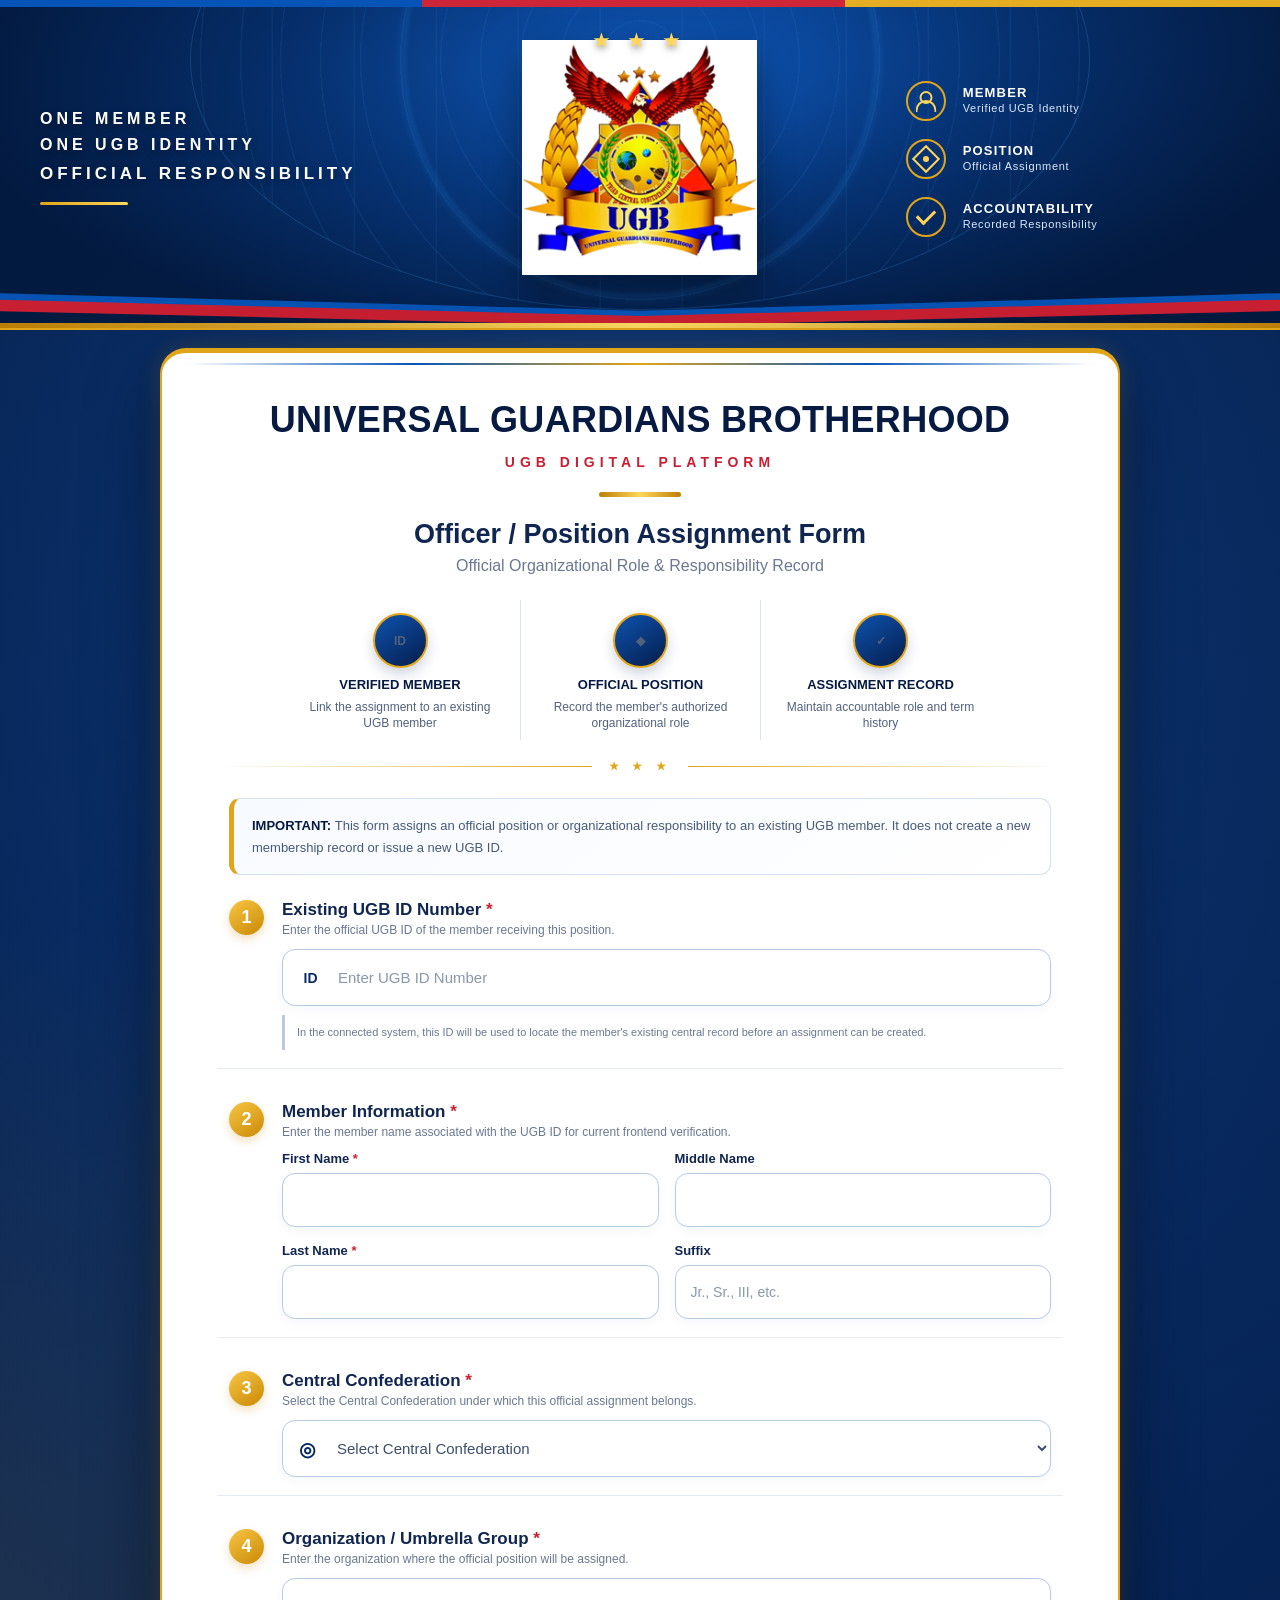
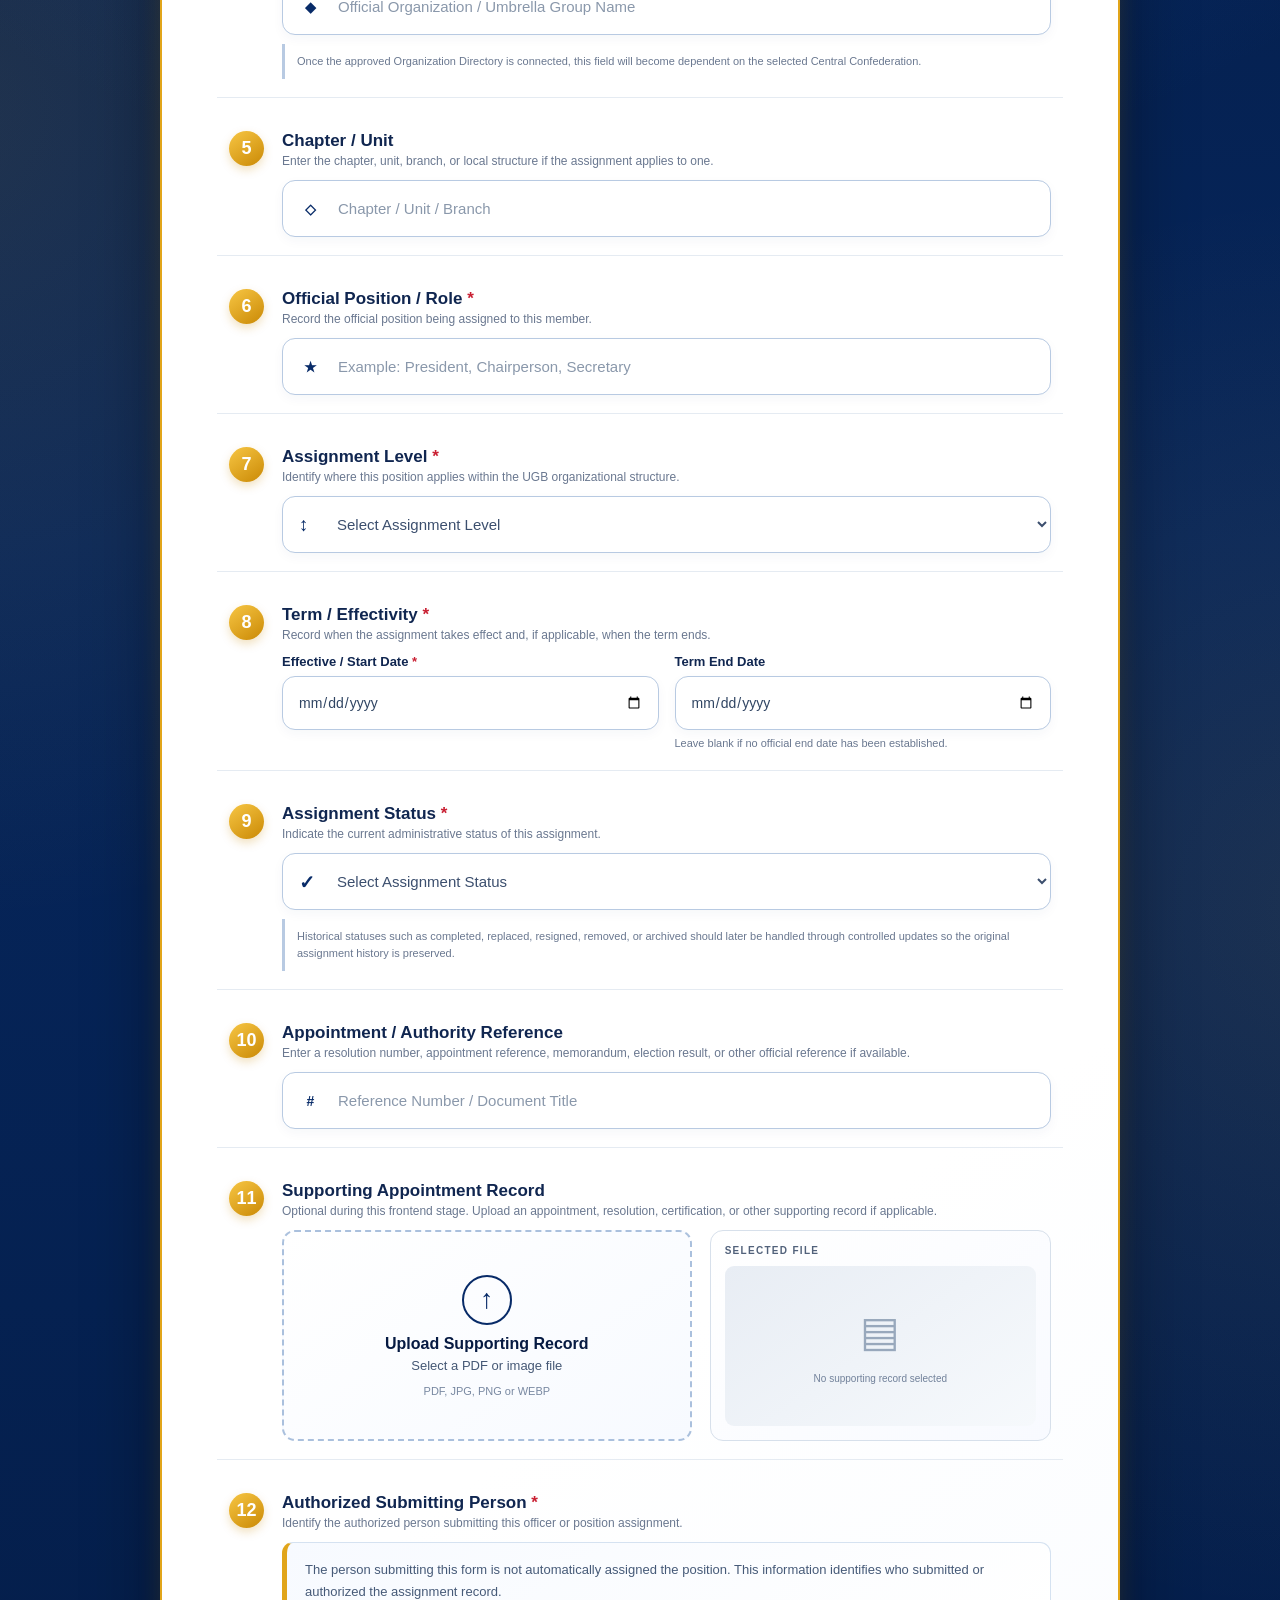
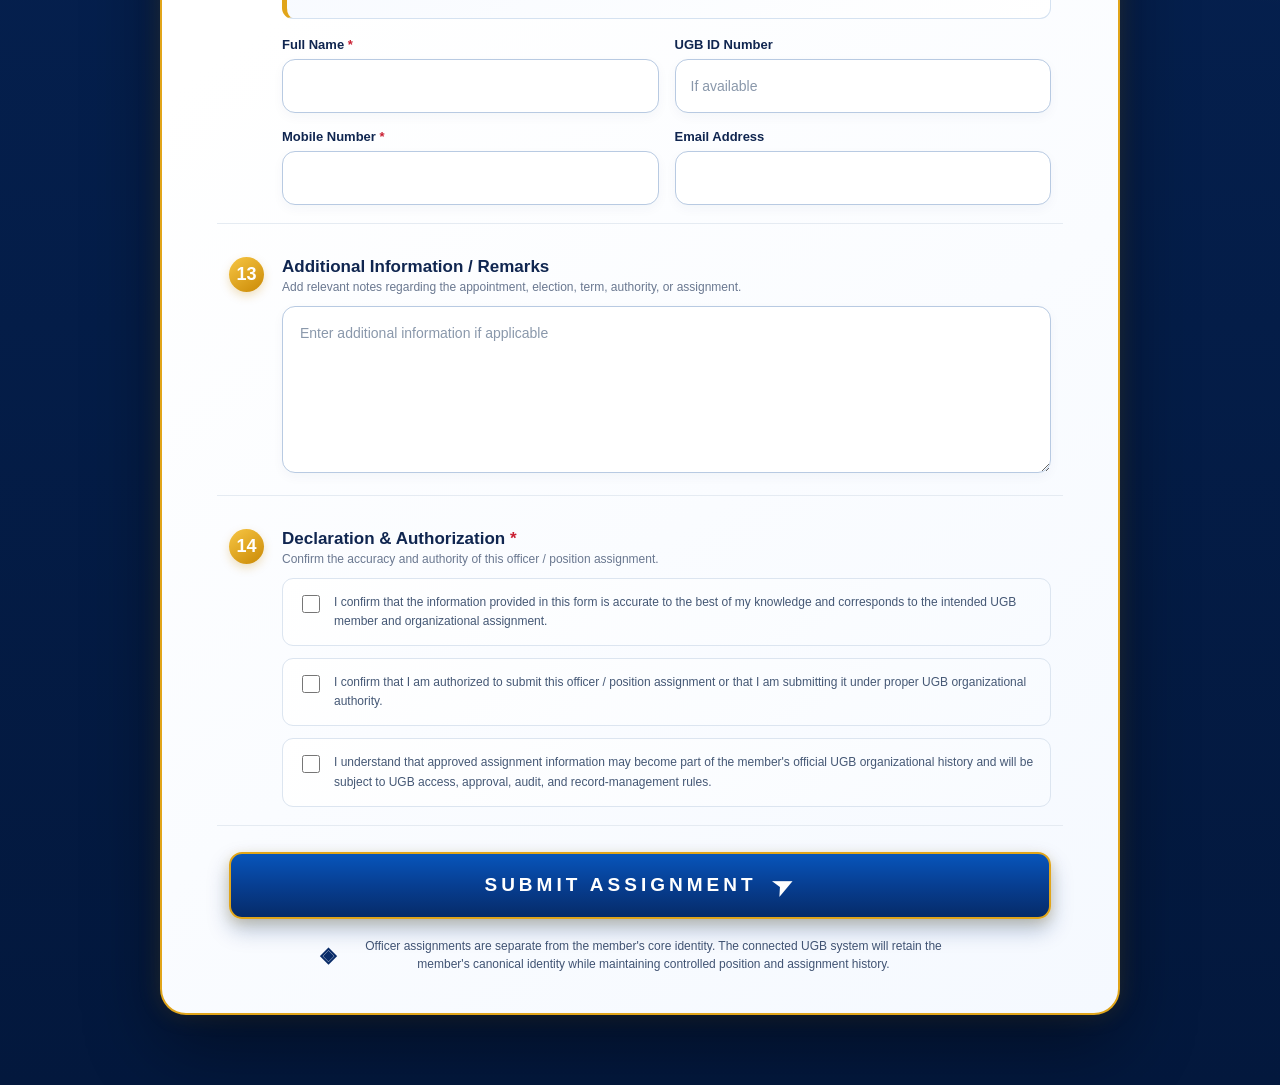
<file: officers/officer.html>
<!DOCTYPE html>
<html lang="en">

<head>

    <meta charset="UTF-8">

    <meta name="viewport" content="width=device-width, initial-scale=1.0">

    <meta name="description"
        content="UGB Officer and Position Assignment Form for authorized organizational role assignments.">

    <title>
        UGB Officer / Position Assignment Form
    </title>

    <link rel="stylesheet" href="officer.css">

</head>


<body class="confederation-form-page">


    <!-- =====================================================
         UGB HERO
    ====================================================== -->

    <header class="confederation-hero">

        <div class="confederation-hero-globe" aria-hidden="true">
        </div>


        <div class="confederation-hero-inner">


            <!-- LEFT MESSAGE -->

            <div class="hero-message">

                <span>
                    ONE MEMBER
                </span>

                <span>
                    ONE UGB IDENTITY
                </span>

                <strong>
                    OFFICIAL RESPONSIBILITY
                </strong>

                <div class="hero-message-line" aria-hidden="true">
                </div>

            </div>


            <!-- CENTER EMBLEM -->

            <div class="hero-emblem">

                <div class="hero-stars" aria-hidden="true">
                    ★ ★ ★
                </div>

                <img src="../assets/logo/ugb-logo.jpg" alt="Universal Guardians Brotherhood">

            </div>


            <!-- RIGHT VALUES -->

            <div class="hero-values">


                <!-- MEMBER -->

                <div class="hero-value">

                    <span class="hero-value-icon icon-member" aria-hidden="true">
                    </span>

                    <div>

                        <strong>
                            MEMBER
                        </strong>

                        <span>
                            Verified UGB Identity
                        </span>

                    </div>

                </div>


                <!-- POSITION -->

                <div class="hero-value">

                    <span class="hero-value-icon icon-position" aria-hidden="true">
                    </span>

                    <div>

                        <strong>
                            POSITION
                        </strong>

                        <span>
                            Official Assignment
                        </span>

                    </div>

                </div>


                <!-- ACCOUNTABILITY -->

                <div class="hero-value">

                    <span class="hero-value-icon icon-accountability" aria-hidden="true">
                    </span>

                    <div>

                        <strong>
                            ACCOUNTABILITY
                        </strong>

                        <span>
                            Recorded Responsibility
                        </span>

                    </div>

                </div>


            </div>

        </div>


        <!-- UGB RIBBON -->

        <div class="ugb-ribbon" aria-hidden="true">

            <span class="ribbon-blue"></span>
            <span class="ribbon-red"></span>
            <span class="ribbon-gold"></span>

        </div>

    </header>



    <!-- =====================================================
         MAIN FORM AREA
    ====================================================== -->

    <main class="confederation-form-main">


        <section class="confederation-form-card">


            <!-- FORM HEADING -->

            <div class="confederation-form-heading">

                <h1>
                    UNIVERSAL GUARDIANS BROTHERHOOD
                </h1>

                <p class="platform-name">
                    UGB DIGITAL PLATFORM
                </p>

                <div class="heading-gold-line" aria-hidden="true">
                </div>

                <h2>
                    Officer / Position Assignment Form
                </h2>

                <p class="heading-subtitle">
                    Official Organizational Role & Responsibility Record
                </p>

            </div>



            <!-- =================================================
                 PURPOSE BLOCKS
            ================================================== -->

            <div class="submission-purpose">


                <div class="purpose-item">

                    <span class="purpose-icon" aria-hidden="true">
                        ID
                    </span>

                    <strong>
                        VERIFIED MEMBER
                    </strong>

                    <span>
                        Link the assignment to an existing UGB member
                    </span>

                </div>


                <div class="purpose-item">

                    <span class="purpose-icon" aria-hidden="true">
                        ◆
                    </span>

                    <strong>
                        OFFICIAL POSITION
                    </strong>

                    <span>
                        Record the member's authorized organizational role
                    </span>

                </div>


                <div class="purpose-item">

                    <span class="purpose-icon" aria-hidden="true">
                        ✓
                    </span>

                    <strong>
                        ASSIGNMENT RECORD
                    </strong>

                    <span>
                        Maintain accountable role and term history
                    </span>

                </div>


            </div>



            <!-- DIVIDER -->

            <div class="form-stars-divider" aria-hidden="true">

                <span></span>

                <strong>
                    ★ ★ ★
                </strong>

                <span></span>

            </div>



            <!-- IMPORTANT NOTICE -->

            <div class="officer-form-notice">

                <strong>
                    IMPORTANT:
                </strong>

                This form assigns an official position or organizational
                responsibility to an existing UGB member. It does not create
                a new membership record or issue a new UGB ID.

            </div>



            <!-- =================================================
                 FORM
            ================================================== -->

            <form id="officerAssignmentForm" class="confederation-submission-form" novalidate>


                <!-- =============================================
                     01 — MEMBER IDENTIFICATION
                ============================================== -->

                <section class="official-field">

                    <div class="field-heading">

                        <span class="field-number">
                            1
                        </span>

                        <div>

                            <label for="ugbId">
                                Existing UGB ID Number
                                <span class="required">*</span>
                            </label>

                            <p>
                                Enter the official UGB ID of the member
                                receiving this position.
                            </p>

                        </div>

                    </div>


                    <div class="standard-input-wrapper">

                        <span class="standard-input-icon" aria-hidden="true">
                            ID
                        </span>

                        <input type="text" id="ugbId" name="ugbId" autocomplete="off" placeholder="Enter UGB ID Number"
                            required>

                    </div>


                    <p class="field-system-note">

                        In the connected system, this ID will be used to
                        locate the member's existing central record before
                        an assignment can be created.

                    </p>

                </section>



                <!-- =============================================
                     02 — MEMBER NAME
                ============================================== -->

                <section class="official-field">

                    <div class="field-heading">

                        <span class="field-number">
                            2
                        </span>

                        <div>

                            <label>
                                Member Information
                                <span class="required">*</span>
                            </label>

                            <p>
                                Enter the member name associated with the
                                UGB ID for current frontend verification.
                            </p>

                        </div>

                    </div>


                    <div class="officer-form-grid">


                        <div class="officer-control">

                            <label for="memberFirstName">
                                First Name
                                <span class="required">*</span>
                            </label>

                            <input type="text" id="memberFirstName" name="memberFirstName" autocomplete="given-name"
                                required>

                        </div>


                        <div class="officer-control">

                            <label for="memberMiddleName">
                                Middle Name
                            </label>

                            <input type="text" id="memberMiddleName" name="memberMiddleName"
                                autocomplete="additional-name">

                        </div>


                        <div class="officer-control">

                            <label for="memberLastName">
                                Last Name
                                <span class="required">*</span>
                            </label>

                            <input type="text" id="memberLastName" name="memberLastName" autocomplete="family-name"
                                required>

                        </div>


                        <div class="officer-control">

                            <label for="memberSuffix">
                                Suffix
                            </label>

                            <input type="text" id="memberSuffix" name="memberSuffix" placeholder="Jr., Sr., III, etc.">

                        </div>


                    </div>

                </section>



                <!-- =============================================
                     03 — CENTRAL CONFEDERATION
                ============================================== -->

                <section class="official-field">

                    <div class="field-heading">

                        <span class="field-number">
                            3
                        </span>

                        <div>

                            <label for="centralConfederation">
                                Central Confederation
                                <span class="required">*</span>
                            </label>

                            <p>
                                Select the Central Confederation under which
                                this official assignment belongs.
                            </p>

                        </div>

                    </div>


                    <div class="select-wrapper">

                        <span class="field-input-icon" aria-hidden="true">
                            ◎
                        </span>

                        <select id="centralConfederation" name="centralConfederation" required>

                            <option value="">
                                Select Central Confederation
                            </option>

                            <option value="GTF">
                                GTF — GUARDIANS TRANSNATIONAL FORCES
                            </option>

                            <option value="GMS">
                                GMS — GUARDIANS MULTINATIONAL SOCIETY
                            </option>

                            <option value="GOB">
                                GOB — GUARDIANS ORIGINAL BRANCHES
                            </option>

                            <option value="GDC">
                                GDC — GUARDIANS DIPLOMATIC CORPS
                            </option>

                            <option value="GGH">
                                GGH — GUARDIANS GLOBAL HEIGHTS
                            </option>

                            <option value="GWR">
                                GWR — GUARDIANS WORLDWIDE RANGES
                            </option>

                            <option value="GEL">
                                GEL — GUARDIANS EMIGRANT LEGION
                            </option>

                            <option value="GAF">
                                GAF — GUARDIANS ALLIED FORCES
                            </option>

                            <option value="GJC">
                                GJC — GUARDIANS JOINT COMMAND
                            </option>

                            <option value="GSU">
                                GSU — GUARDIANS SUPPORT UNIT
                            </option>

                            <option value="GMR">
                                GMR — GUARDIANS MOTOR RIDERS
                            </option>

                            <option value="GI1stCC">
                                GI1stCC — GI 1ST CENTRAL COMMAND
                            </option>

                            <option value="GI2ndCC">
                                GI2ndCC — GI 2ND CENTRAL COMMAND
                            </option>

                            <option value="GI3rdCC">
                                GI3rdCC — GI 3RD CENTRAL COMMAND
                            </option>

                            <option value="GI4thCC">
                                GI4thCC — GI 4TH CENTRAL COMMAND
                            </option>

                            <option value="GI5thCC">
                                GI5thCC — GI 5TH CENTRAL COMMAND
                            </option>

                            <option value="GI6thCC">
                                GI6thCC — GI 6TH CENTRAL COMMAND
                            </option>

                            <option value="GI7thCC">
                                GI7thCC — GI 7TH CENTRAL COMMAND
                            </option>

                            <option value="GI8thCC">
                                GI8thCC — GI 8TH CENTRAL COMMAND
                            </option>

                            <option value="GI9thCC">
                                GI9thCC — GI 9TH CENTRAL COMMAND
                            </option>

                            <option value="GI10thCC">
                                GI10thCC — GI 10TH CENTRAL COMMAND
                            </option>

                            <option value="GI11thCC">
                                GI11thCC — GI 11TH CENTRAL COMMAND
                            </option>

                            <option value="GI12thCC">
                                GI12thCC — GI 12TH CENTRAL COMMAND
                            </option>

                            <option value="GI13thCC">
                                GI13thCC — GI 13TH CENTRAL COMMAND
                            </option>

                            <option value="GI14thCC">
                                GI14thCC — GI 14TH CENTRAL COMMAND
                            </option>

                            <option value="GI15thCC">
                                GI15thCC — GI 15TH CENTRAL COMMAND
                            </option>

                            <option value="GI16thCC">
                                GI16thCC — GI 16TH CENTRAL COMMAND
                            </option>

                            <option value="GI17thCC">
                                GI17thCC — GI 17TH CENTRAL COMMAND
                            </option>

                            <option value="GI18thCC">
                                GI18thCC — GI 18TH CENTRAL COMMAND
                            </option>

                            <option value="GI19thCC">
                                GI19thCC — GI 19TH CENTRAL COMMAND
                            </option>

                            <option value="GI20thCC">
                                GI20thCC — GI 20TH CENTRAL COMMAND
                            </option>

                            <option value="GI21stCC">
                                GI21stCC — GI 21ST CENTRAL COMMAND
                            </option>

                            <option value="GI22ndCC">
                                GI22ndCC — GI 22ND CENTRAL COMMAND
                            </option>

                            <option value="GI23rdCC">
                                GI23rdCC — GI 23RD CENTRAL COMMAND
                            </option>

                            <option value="NCRCL">
                                NCRCL — RGIA-NATIONAL CAPITAL REGION CENTRAL LEAGUE
                            </option>

                            <option value="NLCL">
                                NLCL — RGIA-NORTHERN LUZON CENTRAL LEAGUE
                            </option>

                            <option value="CLCL">
                                CLCL — RGIA-CENTRAL LUZON CENTRAL LEAGUE
                            </option>

                            <option value="SLCL">
                                SLCL — RGIA-SOUTHERN LUZON CENTRAL LEAGUE
                            </option>

                            <option value="EVCL">
                                EVCL — RGIA-EASTERN VISAYAS CENTRAL LEAGUE
                            </option>

                            <option value="CWVCL">
                                CWVCL — RGIA-CENTRAL WESTERN VISAYAS CENTRAL LEAGUE
                            </option>

                            <option value="EMCL">
                                EMCL — RGIA-EASTERN MINDANAO CENTRAL LEAGUE
                            </option>

                            <option value="WMCL">
                                WMCL — RGIA-WESTERN MINDANAO CENTRAL LEAGUE
                            </option>

                            <option value="OCL">
                                OCL — RGIA-OVERSEAS CENTRAL LEAGUE
                            </option>

                            <option value="GBICC">
                                GBICC — GBI CENTRAL COMMAND
                            </option>

                            <option value="GUN">
                                GUN — GUARDIANS UNION NATIONALIST
                            </option>

                        </select>

                    </div>

                </section>



                <!-- =============================================
                     04 — ORGANIZATION / UMBRELLA GROUP
                ============================================== -->

                <section class="official-field">

                    <div class="field-heading">

                        <span class="field-number">
                            4
                        </span>

                        <div>

                            <label for="organizationName">
                                Organization / Umbrella Group
                                <span class="required">*</span>
                            </label>

                            <p>
                                Enter the organization where the official
                                position will be assigned.
                            </p>

                        </div>

                    </div>


                    <div class="standard-input-wrapper">

                        <span class="standard-input-icon" aria-hidden="true">
                            ◆
                        </span>

                        <input type="text" id="organizationName" name="organizationName" autocomplete="organization"
                            placeholder="Official Organization / Umbrella Group Name" required>

                    </div>


                    <p class="field-system-note">

                        Once the approved Organization Directory is
                        connected, this field will become dependent on the
                        selected Central Confederation.

                    </p>

                </section>



                <!-- =============================================
                     05 — CHAPTER / UNIT
                ============================================== -->

                <section class="official-field">

                    <div class="field-heading">

                        <span class="field-number">
                            5
                        </span>

                        <div>

                            <label for="chapterUnit">
                                Chapter / Unit
                            </label>

                            <p>
                                Enter the chapter, unit, branch, or local
                                structure if the assignment applies to one.
                            </p>

                        </div>

                    </div>


                    <div class="standard-input-wrapper">

                        <span class="standard-input-icon" aria-hidden="true">
                            ◇
                        </span>

                        <input type="text" id="chapterUnit" name="chapterUnit" placeholder="Chapter / Unit / Branch">

                    </div>

                </section>



                <!-- =============================================
                     06 — OFFICIAL POSITION
                ============================================== -->

                <section class="official-field">

                    <div class="field-heading">

                        <span class="field-number">
                            6
                        </span>

                        <div>

                            <label for="officialPosition">
                                Official Position / Role
                                <span class="required">*</span>
                            </label>

                            <p>
                                Record the official position being assigned
                                to this member.
                            </p>

                        </div>

                    </div>


                    <div class="standard-input-wrapper">

                        <span class="standard-input-icon" aria-hidden="true">
                            ★
                        </span>

                        <input type="text" id="officialPosition" name="officialPosition"
                            placeholder="Example: President, Chairperson, Secretary" required>

                    </div>

                </section>



                <!-- =============================================
                     07 — ASSIGNMENT LEVEL
                ============================================== -->

                <section class="official-field">

                    <div class="field-heading">

                        <span class="field-number">
                            7
                        </span>

                        <div>

                            <label for="assignmentLevel">
                                Assignment Level
                                <span class="required">*</span>
                            </label>

                            <p>
                                Identify where this position applies within
                                the UGB organizational structure.
                            </p>

                        </div>

                    </div>


                    <div class="select-wrapper">

                        <span class="field-input-icon" aria-hidden="true">
                            ↕
                        </span>

                        <select id="assignmentLevel" name="assignmentLevel" required>

                            <option value="">
                                Select Assignment Level
                            </option>

                            <option value="national">
                                National / Central
                            </option>

                            <option value="confederation">
                                Central Confederation
                            </option>

                            <option value="organization">
                                Organization / Umbrella Group
                            </option>

                            <option value="regional">
                                Regional
                            </option>

                            <option value="provincial">
                                Provincial
                            </option>

                            <option value="city-municipal">
                                City / Municipal
                            </option>

                            <option value="chapter-unit">
                                Chapter / Unit / Branch
                            </option>

                        </select>

                    </div>

                </section>



                <!-- =============================================
                     08 — TERM / EFFECTIVITY
                ============================================== -->

                <section class="official-field">

                    <div class="field-heading">

                        <span class="field-number">
                            8
                        </span>

                        <div>

                            <label>
                                Term / Effectivity
                                <span class="required">*</span>
                            </label>

                            <p>
                                Record when the assignment takes effect and,
                                if applicable, when the term ends.
                            </p>

                        </div>

                    </div>


                    <div class="officer-form-grid">


                        <div class="officer-control">

                            <label for="effectiveDate">
                                Effective / Start Date
                                <span class="required">*</span>
                            </label>

                            <input type="date" id="effectiveDate" name="effectiveDate" required>

                        </div>


                        <div class="officer-control">

                            <label for="termEndDate">
                                Term End Date
                            </label>

                            <input type="date" id="termEndDate" name="termEndDate">

                            <small>
                                Leave blank if no official end date has
                                been established.
                            </small>

                        </div>


                    </div>

                </section>



                <!-- =============================================
                     09 — ASSIGNMENT STATUS
                ============================================== -->

                <section class="official-field">

                    <div class="field-heading">

                        <span class="field-number">
                            9
                        </span>

                        <div>

                            <label for="assignmentStatus">
                                Assignment Status
                                <span class="required">*</span>
                            </label>

                            <p>
                                Indicate the current administrative status
                                of this assignment.
                            </p>

                        </div>

                    </div>


                    <div class="select-wrapper">

                        <span class="field-input-icon" aria-hidden="true">
                            ✓
                        </span>

                        <select id="assignmentStatus" name="assignmentStatus" required>

                            <option value="">
                                Select Assignment Status
                            </option>

                            <option value="active">
                                Active
                            </option>

                            <option value="acting">
                                Acting
                            </option>

                            <option value="interim">
                                Interim
                            </option>

                            <option value="appointed">
                                Appointed — Pending Effectivity
                            </option>

                        </select>

                    </div>

                    <p class="field-system-note">

                        Historical statuses such as completed, replaced,
                        resigned, removed, or archived should later be
                        handled through controlled updates so the original
                        assignment history is preserved.

                    </p>

                </section>



                <!-- =============================================
                     10 — APPOINTMENT / AUTHORITY REFERENCE
                ============================================== -->

                <section class="official-field">

                    <div class="field-heading">

                        <span class="field-number">
                            10
                        </span>

                        <div>

                            <label for="appointmentReference">
                                Appointment / Authority Reference
                            </label>

                            <p>
                                Enter a resolution number, appointment
                                reference, memorandum, election result, or
                                other official reference if available.
                            </p>

                        </div>

                    </div>


                    <div class="standard-input-wrapper">

                        <span class="standard-input-icon" aria-hidden="true">
                            #
                        </span>

                        <input type="text" id="appointmentReference" name="appointmentReference"
                            placeholder="Reference Number / Document Title">

                    </div>

                </section>



                <!-- =============================================
                     11 — SUPPORTING APPOINTMENT DOCUMENT
                ============================================== -->

                <section class="official-field">

                    <div class="field-heading">

                        <span class="field-number">
                            11
                        </span>

                        <div>

                            <label for="appointmentDocument">
                                Supporting Appointment Record
                            </label>

                            <p>
                                Optional during this frontend stage. Upload
                                an appointment, resolution, certification,
                                or other supporting record if applicable.
                            </p>

                        </div>

                    </div>


                    <div class="appointment-upload-layout">


                        <label class="appointment-upload" for="appointmentDocument">

                            <span class="appointment-upload-icon" aria-hidden="true">
                                ↑
                            </span>

                            <strong>
                                Upload Supporting Record
                            </strong>

                            <span>
                                Select a PDF or image file
                            </span>

                            <small>
                                PDF, JPG, PNG or WEBP
                            </small>

                            <input type="file" id="appointmentDocument" name="appointmentDocument"
                                accept=".pdf,image/png,image/jpeg,image/webp">

                        </label>


                        <div class="appointment-file-panel">

                            <span class="appointment-file-title">
                                SELECTED FILE
                            </span>

                            <div id="appointmentFileStatus" class="appointment-file-status">

                                <span class="appointment-file-icon" aria-hidden="true">
                                    ▤
                                </span>

                                <small>
                                    No supporting record selected
                                </small>

                            </div>

                        </div>


                    </div>

                </section>



                <!-- =============================================
                     12 — AUTHORIZED ASSIGNING / SUBMITTING PERSON
                ============================================== -->

                <section class="official-field">

                    <div class="field-heading">

                        <span class="field-number">
                            12
                        </span>

                        <div>

                            <label>
                                Authorized Submitting Person
                                <span class="required">*</span>
                            </label>

                            <p>
                                Identify the authorized person submitting
                                this officer or position assignment.
                            </p>

                        </div>

                    </div>


                    <div class="officer-form-notice officer-form-notice-small">

                        The person submitting this form is not automatically
                        assigned the position. This information identifies
                        who submitted or authorized the assignment record.

                    </div>


                    <div class="officer-form-grid">


                        <div class="officer-control">

                            <label for="authorizedName">
                                Full Name
                                <span class="required">*</span>
                            </label>

                            <input type="text" id="authorizedName" name="authorizedName" autocomplete="name" required>

                        </div>


                        <div class="officer-control">

                            <label for="authorizedUgbId">
                                UGB ID Number
                            </label>

                            <input type="text" id="authorizedUgbId" name="authorizedUgbId" placeholder="If available">

                        </div>


                        <div class="officer-control">

                            <label for="authorizedMobile">
                                Mobile Number
                                <span class="required">*</span>
                            </label>

                            <input type="tel" id="authorizedMobile" name="authorizedMobile" autocomplete="tel" required>

                        </div>


                        <div class="officer-control">

                            <label for="authorizedEmail">
                                Email Address
                            </label>

                            <input type="email" id="authorizedEmail" name="authorizedEmail" autocomplete="email">

                        </div>


                    </div>

                </section>



                <!-- =============================================
                     13 — REMARKS
                ============================================== -->

                <section class="official-field">

                    <div class="field-heading">

                        <span class="field-number">
                            13
                        </span>

                        <div>

                            <label for="remarks">
                                Additional Information / Remarks
                            </label>

                            <p>
                                Add relevant notes regarding the appointment,
                                election, term, authority, or assignment.
                            </p>

                        </div>

                    </div>


                    <div class="officer-textarea-wrapper">

                        <textarea id="remarks" name="remarks" rows="6"
                            placeholder="Enter additional information if applicable"></textarea>

                    </div>

                </section>



                <!-- =============================================
                     14 — DECLARATION & AUTHORIZATION
                ============================================== -->

                <section class="official-field">

                    <div class="field-heading">

                        <span class="field-number">
                            14
                        </span>

                        <div>

                            <label>
                                Declaration & Authorization
                                <span class="required">*</span>
                            </label>

                            <p>
                                Confirm the accuracy and authority of this
                                officer / position assignment.
                            </p>

                        </div>

                    </div>


                    <div class="officer-declaration">


                        <label class="officer-checkbox">

                            <input type="checkbox" id="informationAccurate" name="informationAccurate" required>

                            <span>
                                I confirm that the information provided in
                                this form is accurate to the best of my
                                knowledge and corresponds to the intended
                                UGB member and organizational assignment.
                            </span>

                        </label>


                        <label class="officer-checkbox">

                            <input type="checkbox" id="assignmentAuthorized" name="assignmentAuthorized" required>

                            <span>
                                I confirm that I am authorized to submit
                                this officer / position assignment or that
                                I am submitting it under proper UGB
                                organizational authority.
                            </span>

                        </label>


                        <label class="officer-checkbox">

                            <input type="checkbox" id="recordConsent" name="recordConsent" required>

                            <span>
                                I understand that approved assignment
                                information may become part of the member's
                                official UGB organizational history and
                                will be subject to UGB access, approval,
                                audit, and record-management rules.
                            </span>

                        </label>


                    </div>

                </section>



                <!-- =============================================
                     SUBMIT
                ============================================== -->

                <button type="submit" id="officerSubmitButton" class="official-submit-button">

                    <span>
                        SUBMIT ASSIGNMENT
                    </span>

                    <span class="submit-plane" aria-hidden="true">
                        ➤
                    </span>

                </button>



                <!-- BOTTOM NOTE -->

                <p class="submission-note">

                    <span class="note-shield" aria-hidden="true">
                        ◈
                    </span>

                    <span>
                        Officer assignments are separate from the member's
                        core identity. The connected UGB system will retain
                        the member's canonical identity while maintaining
                        controlled position and assignment history.
                    </span>

                </p>


            </form>

        </section>

    </main>



    <script src="officer.js"></script>

</body>

</html>
</file>
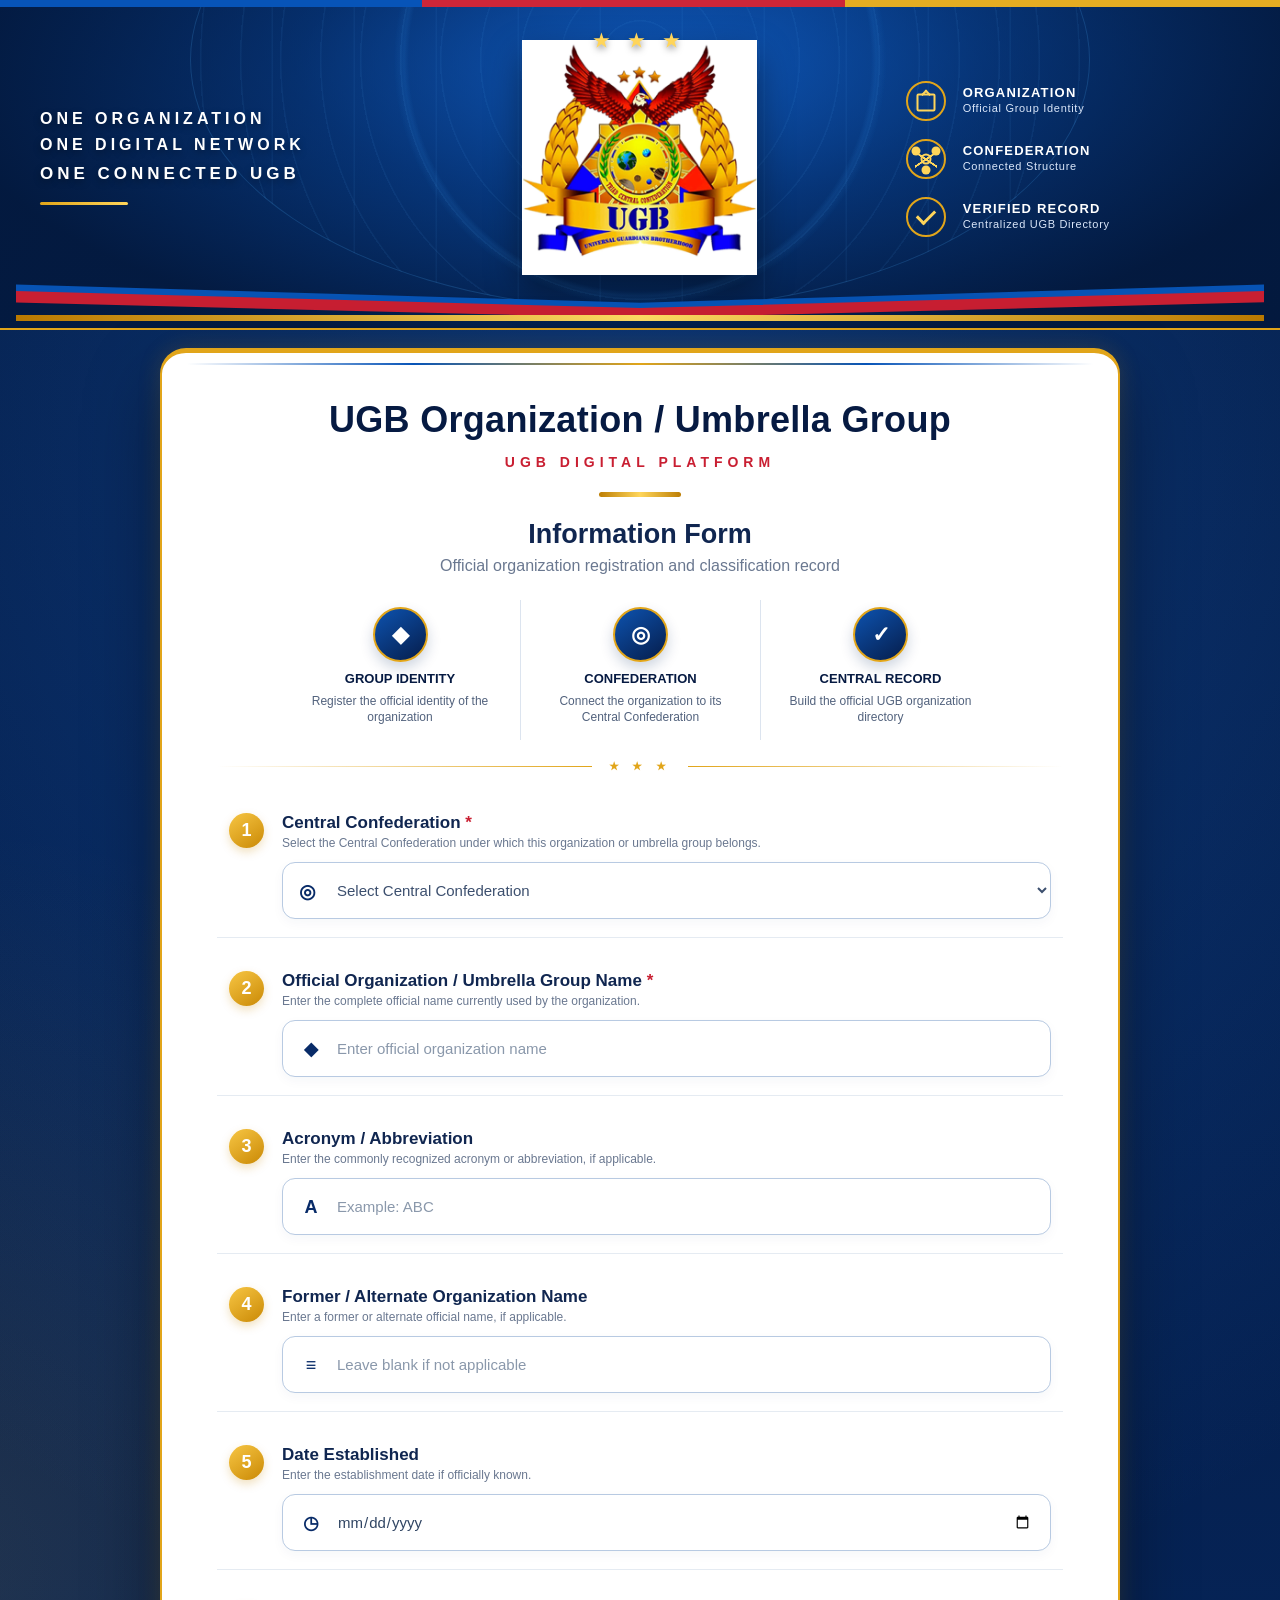
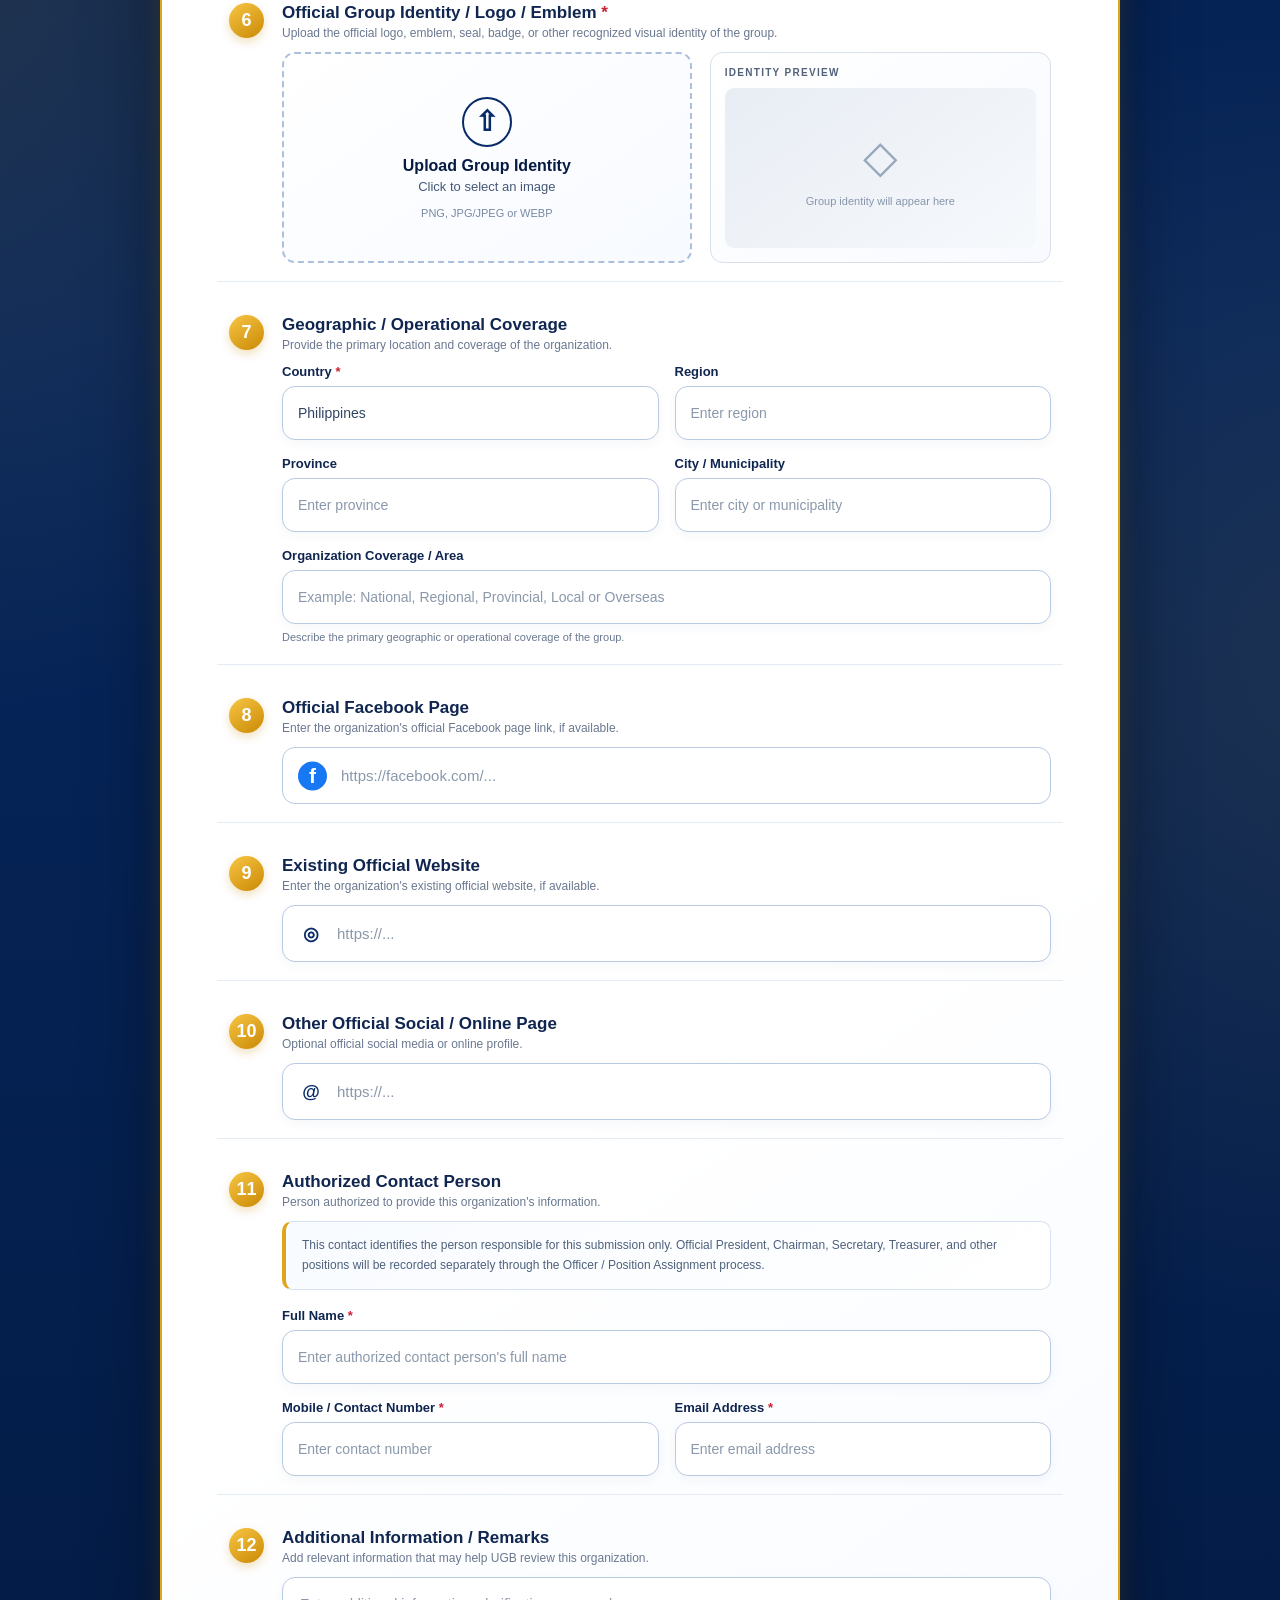
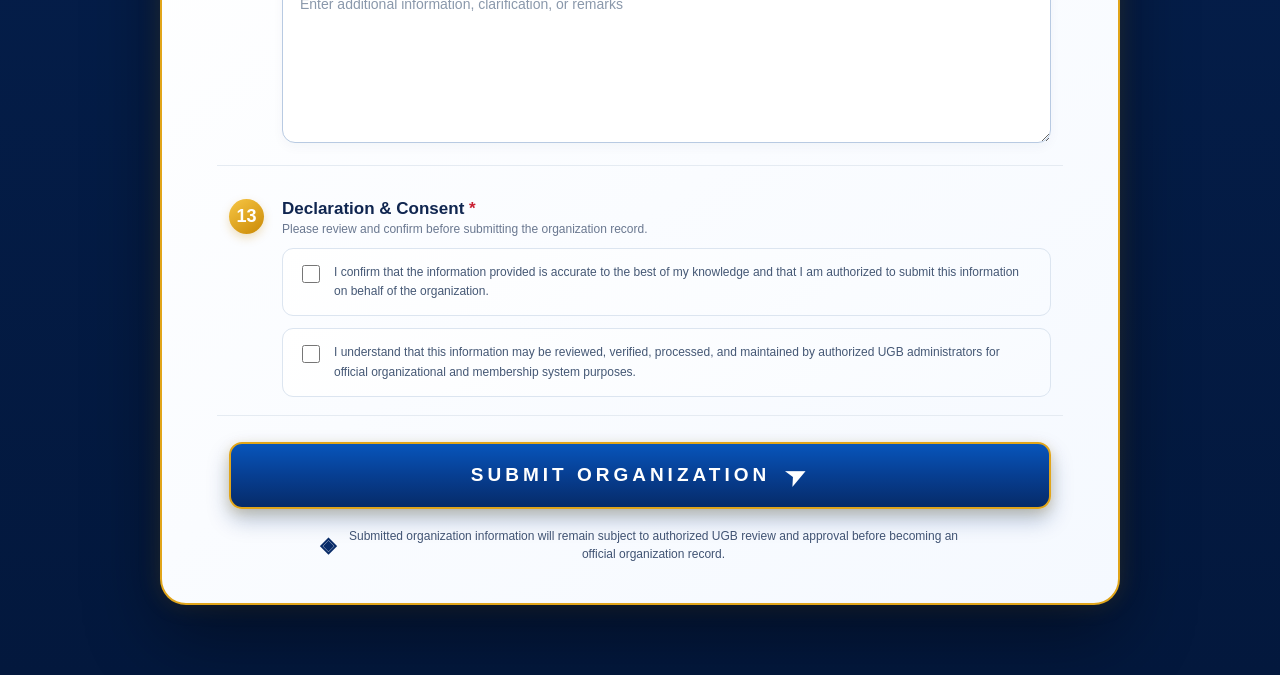
<file: organizations/organization.html>
<!DOCTYPE html>
<html lang="en">

<head>
    <meta charset="UTF-8">

    <meta name="viewport" content="width=device-width, initial-scale=1.0">

    <meta name="description" content="UGB Organization and Umbrella Group Information Form.">

    <title>
        Organization / Umbrella Group Information | UGB
    </title>

    <link rel="stylesheet" href="organization.css">
</head>


<body class="confederation-form-page">


    <!-- =====================================================
         UGB HERO
    ====================================================== -->

    <header class="confederation-hero">

        <div class="confederation-hero-globe" aria-hidden="true">
        </div>


        <div class="confederation-hero-inner">


            <!-- LEFT MESSAGE -->

            <div class="hero-message">

                <span>
                    ONE ORGANIZATION
                </span>

                <span>
                    ONE DIGITAL NETWORK
                </span>

                <strong>
                    ONE CONNECTED UGB
                </strong>

                <div class="hero-message-line" aria-hidden="true">
                </div>

            </div>


            <!-- CENTER EMBLEM -->

            <div class="hero-emblem">

                <div class="hero-stars" aria-hidden="true">
                    ★ ★ ★
                </div>

                <img src="../assets/logo/ugb-logo.jpg" alt="UGB Official Emblem">

            </div>


            <!-- RIGHT VALUES -->

            <div class="hero-values">

                <!-- ORGANIZATION -->
                <div class="hero-value">

                    <span class="hero-value-icon icon-organization" aria-hidden="true">
                    </span>

                    <div>
                        <strong>
                            ORGANIZATION
                        </strong>

                        <span>
                            Official Group Identity
                        </span>
                    </div>

                </div>


                <!-- CONFEDERATION -->
                <div class="hero-value">

                    <span class="hero-value-icon icon-confederation" aria-hidden="true">
                    </span>

                    <div>
                        <strong>
                            CONFEDERATION
                        </strong>

                        <span>
                            Connected Structure
                        </span>
                    </div>

                </div>


                <!-- VERIFIED RECORD -->
                <div class="hero-value">

                    <span class="hero-value-icon icon-verified" aria-hidden="true">
                    </span>

                    <div>
                        <strong>
                            VERIFIED RECORD
                        </strong>

                        <span>
                            Centralized UGB Directory
                        </span>
                    </div>

                </div>

            </div>


            <!-- BLUE / RED / GOLD RIBBON -->

            <div class="ugb-ribbon" aria-hidden="true">

                <span class="ribbon-blue"></span>
                <span class="ribbon-red"></span>
                <span class="ribbon-gold"></span>

            </div>

    </header>



    <!-- =====================================================
         MAIN FORM AREA
    ====================================================== -->

    <main class="confederation-form-main">


        <section class="confederation-form-card">


            <!-- =================================================
                 FORM HEADING
            ================================================== -->

            <div class="confederation-form-heading">

                <h1>
                    UGB Organization / Umbrella Group
                </h1>

                <p class="platform-name">
                    UGB DIGITAL PLATFORM
                </p>

                <div class="heading-gold-line" aria-hidden="true">
                </div>

                <h2>
                    Information Form
                </h2>

                <p class="heading-subtitle">
                    Official organization registration and
                    classification record
                </p>

            </div>



            <!-- =================================================
                 PURPOSE BLOCKS
            ================================================== -->

            <div class="submission-purpose">


                <div class="purpose-item">

                    <div class="purpose-icon">
                        ◆
                    </div>

                    <strong>
                        GROUP IDENTITY
                    </strong>

                    <span>
                        Register the official identity
                        of the organization
                    </span>

                </div>


                <div class="purpose-item">

                    <div class="purpose-icon">
                        ◎
                    </div>

                    <strong>
                        CONFEDERATION
                    </strong>

                    <span>
                        Connect the organization to its
                        Central Confederation
                    </span>

                </div>


                <div class="purpose-item">

                    <div class="purpose-icon">
                        ✓
                    </div>

                    <strong>
                        CENTRAL RECORD
                    </strong>

                    <span>
                        Build the official UGB
                        organization directory
                    </span>

                </div>

            </div>



            <!-- =================================================
                 STAR DIVIDER
            ================================================== -->

            <div class="form-stars-divider" aria-hidden="true">

                <span></span>

                <strong>
                    ★ ★ ★
                </strong>

                <span></span>

            </div>



            <!-- =================================================
                 FORM
            ================================================== -->

            <form id="organizationForm" class="confederation-submission-form" novalidate>



                <!-- =================================================
                     01 CENTRAL CONFEDERATION
                ================================================== -->

                <section class="official-field">

                    <div class="field-heading">

                        <span class="field-number">
                            1
                        </span>

                        <div>

                            <label for="centralConfederation">
                                Central Confederation
                                <span class="required">*</span>
                            </label>

                            <p>
                                Select the Central Confederation
                                under which this organization or
                                umbrella group belongs.
                            </p>

                        </div>

                    </div>


                    <div class="select-wrapper">

                        <span class="field-input-icon" aria-hidden="true">
                            ◎
                        </span>

                        <select id="centralConfederation" name="centralConfederation" required>

                            <option value="">
                                Select Central Confederation
                            </option>

                            <option value="GTF">
                                GTF — Guardians Transnational Forces
                            </option>

                            <option value="GMS">
                                GMS — Guardians Multinational Society
                            </option>

                            <option value="GOB">
                                GOB — Guardians Original Branches
                            </option>

                            <option value="GDC">
                                GDC — Guardians Diplomatic Corps
                            </option>

                            <option value="GGH">
                                GGH — Guardians Global Heights
                            </option>

                            <option value="GWR">
                                GWR — Guardians Worldwide Ranges
                            </option>

                            <option value="GEL">
                                GEL — Guardians Emigrant Legion
                            </option>

                            <option value="GAF">
                                GAF — Guardians Allied Forces
                            </option>

                            <option value="GJC">
                                GJC — Guardians Joint Command
                            </option>

                            <option value="GSU">
                                GSU — Guardians Support Unit
                            </option>

                            <option value="GMR">
                                GMR — Guardians Motor Riders
                            </option>

                            <option value="GI1stCC">
                                GI1stCC — GI 1st Central Command
                            </option>

                            <option value="GI2ndCC">
                                GI2ndCC — GI 2nd Central Command
                            </option>

                            <option value="GI3rdCC">
                                GI3rdCC — GI 3rd Central Command
                            </option>

                            <option value="GI4thCC">
                                GI4thCC — GI 4th Central Command
                            </option>

                            <option value="GI5thCC">
                                GI5thCC — GI 5th Central Command
                            </option>

                            <option value="GI6thCC">
                                GI6thCC — GI 6th Central Command
                            </option>

                            <option value="GI7thCC">
                                GI7thCC — GI 7th Central Command
                            </option>

                            <option value="GI8thCC">
                                GI8thCC — GI 8th Central Command
                            </option>

                            <option value="GI9thCC">
                                GI9thCC — GI 9th Central Command
                            </option>

                            <option value="GI10thCC">
                                GI10thCC — GI 10th Central Command
                            </option>

                            <option value="GI11thCC">
                                GI11thCC — GI 11th Central Command
                            </option>

                            <option value="GI12thCC">
                                GI12thCC — GI 12th Central Command
                            </option>

                            <option value="GI13thCC">
                                GI13thCC — GI 13th Central Command
                            </option>

                            <option value="GI14thCC">
                                GI14thCC — GI 14th Central Command
                            </option>

                            <option value="GI15thCC">
                                GI15thCC — GI 15th Central Command
                            </option>

                            <option value="GI16thCC">
                                GI16thCC — GI 16th Central Command
                            </option>

                            <option value="GI17thCC">
                                GI17thCC — GI 17th Central Command
                            </option>

                            <option value="GI18thCC">
                                GI18thCC — GI 18th Central Command
                            </option>

                            <option value="GI19thCC">
                                GI19thCC — GI 19th Central Command
                            </option>

                            <option value="GI20thCC">
                                GI20thCC — GI 20th Central Command
                            </option>

                            <option value="GI21stCC">
                                GI21stCC — GI 21st Central Command
                            </option>

                            <option value="GI22ndCC">
                                GI22ndCC — GI 22nd Central Command
                            </option>

                            <option value="GI23rdCC">
                                GI23rdCC — GI 23rd Central Command
                            </option>

                            <option value="NCRCL">
                                NCRCL — RGIA National Capital Region Central League
                            </option>

                            <option value="NLCL">
                                NLCL — RGIA Northern Luzon Central League
                            </option>

                            <option value="CLCL">
                                CLCL — RGIA Central Luzon Central League
                            </option>

                            <option value="SLCL">
                                SLCL — RGIA Southern Luzon Central League
                            </option>

                            <option value="EVCL">
                                EVCL — RGIA Eastern Visayas Central League
                            </option>

                            <option value="CWVCL">
                                CWVCL — RGIA Central Western Visayas Central League
                            </option>

                            <option value="EMCL">
                                EMCL — RGIA Eastern Mindanao Central League
                            </option>

                            <option value="WMCL">
                                WMCL — RGIA Western Mindanao Central League
                            </option>

                            <option value="OCL">
                                OCL — RGIA Overseas Central League
                            </option>

                            <option value="GBICC">
                                GBICC — GBI Central Command
                            </option>

                            <option value="GUN">
                                GUN — Guardians Union Nationalist
                            </option>

                        </select>

                    </div>

                </section>



                <!-- =================================================
                     02 OFFICIAL ORGANIZATION NAME
                ================================================== -->

                <section class="official-field">

                    <div class="field-heading">

                        <span class="field-number">
                            2
                        </span>

                        <div>

                            <label for="organizationName">
                                Official Organization /
                                Umbrella Group Name
                                <span class="required">*</span>
                            </label>

                            <p>
                                Enter the complete official name
                                currently used by the organization.
                            </p>

                        </div>

                    </div>


                    <div class="standard-input-wrapper">

                        <span class="standard-input-icon" aria-hidden="true">
                            ◆
                        </span>

                        <input type="text" id="organizationName" name="organizationName"
                            placeholder="Enter official organization name" autocomplete="organization" required>

                    </div>

                </section>



                <!-- =================================================
                     03 ACRONYM / ABBREVIATION
                ================================================== -->

                <section class="official-field">

                    <div class="field-heading">

                        <span class="field-number">
                            3
                        </span>

                        <div>

                            <label for="organizationAcronym">
                                Acronym / Abbreviation
                            </label>

                            <p>
                                Enter the commonly recognized acronym
                                or abbreviation, if applicable.
                            </p>

                        </div>

                    </div>


                    <div class="standard-input-wrapper">

                        <span class="standard-input-icon" aria-hidden="true">
                            A
                        </span>

                        <input type="text" id="organizationAcronym" name="organizationAcronym"
                            placeholder="Example: ABC">

                    </div>

                </section>



                <!-- =================================================
                     04 FORMER / ALTERNATE NAME
                ================================================== -->

                <section class="official-field">

                    <div class="field-heading">

                        <span class="field-number">
                            4
                        </span>

                        <div>

                            <label for="alternateName">
                                Former / Alternate Organization Name
                            </label>

                            <p>
                                Enter a former or alternate official
                                name, if applicable.
                            </p>

                        </div>

                    </div>


                    <div class="standard-input-wrapper">

                        <span class="standard-input-icon" aria-hidden="true">
                            ≡
                        </span>

                        <input type="text" id="alternateName" name="alternateName"
                            placeholder="Leave blank if not applicable">

                    </div>

                </section>



                <!-- =================================================
                     05 DATE ESTABLISHED
                ================================================== -->

                <section class="official-field">

                    <div class="field-heading">

                        <span class="field-number">
                            5
                        </span>

                        <div>

                            <label for="dateEstablished">
                                Date Established
                            </label>

                            <p>
                                Enter the establishment date if
                                officially known.
                            </p>

                        </div>

                    </div>


                    <div class="standard-input-wrapper">

                        <span class="standard-input-icon" aria-hidden="true">
                            ◷
                        </span>

                        <input type="date" id="dateEstablished" name="dateEstablished">

                    </div>

                </section>



                <!-- =================================================
                     06 OFFICIAL GROUP IDENTITY
                ================================================== -->

                <section class="official-field">

                    <div class="field-heading">

                        <span class="field-number">
                            6
                        </span>

                        <div>

                            <label for="organizationIdentity">
                                Official Group Identity /
                                Logo / Emblem
                                <span class="required">*</span>
                            </label>

                            <p>
                                Upload the official logo, emblem,
                                seal, badge, or other recognized
                                visual identity of the group.
                            </p>

                        </div>

                    </div>


                    <div class="official-logo-grid">


                        <!-- UPLOAD -->

                        <label class="logo-drop-box" for="organizationIdentity">

                            <span class="upload-symbol" aria-hidden="true">
                                ⇧
                            </span>

                            <strong>
                                Upload Group Identity
                            </strong>

                            <span>
                                Click to select an image
                            </span>

                            <small>
                                PNG, JPG/JPEG or WEBP
                            </small>


                            <input type="file" id="organizationIdentity" name="organizationIdentity"
                                accept="image/png,image/jpeg,image/webp" required>

                        </label>


                        <!-- PREVIEW -->

                        <div class="logo-preview-panel">

                            <span class="preview-title">
                                IDENTITY PREVIEW
                            </span>

                            <div class="logo-preview" id="organizationIdentityPreview">

                                <div class="preview-placeholder">

                                    <span class="preview-image-icon" aria-hidden="true">
                                        ◇
                                    </span>

                                    <small>
                                        Group identity will
                                        appear here
                                    </small>

                                </div>

                            </div>

                        </div>

                    </div>

                </section>



                <!-- =================================================
                     07 GEOGRAPHIC / OPERATIONAL COVERAGE
                ================================================== -->

                <section class="official-field">

                    <div class="field-heading">

                        <span class="field-number">
                            7
                        </span>

                        <div>

                            <label>
                                Geographic / Operational Coverage
                            </label>

                            <p>
                                Provide the primary location and
                                coverage of the organization.
                            </p>

                        </div>

                    </div>


                    <div class="organization-grid">


                        <div class="organization-control">

                            <label for="country">
                                Country
                                <span class="required">*</span>
                            </label>

                            <input type="text" id="country" name="country" value="Philippines" required>

                        </div>


                        <div class="organization-control">

                            <label for="region">
                                Region
                            </label>

                            <input type="text" id="region" name="region" placeholder="Enter region">

                        </div>


                        <div class="organization-control">

                            <label for="province">
                                Province
                            </label>

                            <input type="text" id="province" name="province" placeholder="Enter province">

                        </div>


                        <div class="organization-control">

                            <label for="cityMunicipality">
                                City / Municipality
                            </label>

                            <input type="text" id="cityMunicipality" name="cityMunicipality"
                                placeholder="Enter city or municipality">

                        </div>


                        <div class="organization-control organization-control-full">

                            <label for="coverageArea">
                                Organization Coverage / Area
                            </label>

                            <input type="text" id="coverageArea" name="coverageArea"
                                placeholder="Example: National, Regional, Provincial, Local or Overseas">

                            <small>
                                Describe the primary geographic
                                or operational coverage of the group.
                            </small>

                        </div>

                    </div>

                </section>



                <!-- =================================================
                     08 OFFICIAL FACEBOOK PAGE
                ================================================== -->

                <section class="official-field">

                    <div class="field-heading">

                        <span class="field-number">
                            8
                        </span>

                        <div>

                            <label for="facebookPage">
                                Official Facebook Page
                            </label>

                            <p>
                                Enter the organization's official
                                Facebook page link, if available.
                            </p>

                        </div>

                    </div>


                    <div class="facebook-input-wrapper">

                        <span class="facebook-input-icon" aria-hidden="true">
                            f
                        </span>

                        <input type="url" id="facebookPage" name="facebookPage" placeholder="https://facebook.com/...">

                    </div>

                </section>



                <!-- =================================================
                     09 OFFICIAL WEBSITE
                ================================================== -->

                <section class="official-field">

                    <div class="field-heading">

                        <span class="field-number">
                            9
                        </span>

                        <div>

                            <label for="website">
                                Existing Official Website
                            </label>

                            <p>
                                Enter the organization's existing
                                official website, if available.
                            </p>

                        </div>

                    </div>


                    <div class="standard-input-wrapper">

                        <span class="standard-input-icon" aria-hidden="true">
                            ◎
                        </span>

                        <input type="url" id="website" name="website" placeholder="https://...">

                    </div>

                </section>



                <!-- =================================================
                     10 OTHER OFFICIAL ONLINE PAGE
                ================================================== -->

                <section class="official-field">

                    <div class="field-heading">

                        <span class="field-number">
                            10
                        </span>

                        <div>

                            <label for="otherSocialPage">
                                Other Official Social /
                                Online Page
                            </label>

                            <p>
                                Optional official social media
                                or online profile.
                            </p>

                        </div>

                    </div>


                    <div class="standard-input-wrapper">

                        <span class="standard-input-icon" aria-hidden="true">
                            @
                        </span>

                        <input type="url" id="otherSocialPage" name="otherSocialPage" placeholder="https://...">

                    </div>

                </section>



                <!-- =================================================
                     11 AUTHORIZED CONTACT PERSON
                ================================================== -->

                <section class="official-field">

                    <div class="field-heading">

                        <span class="field-number">
                            11
                        </span>

                        <div>

                            <label>
                                Authorized Contact Person
                            </label>

                            <p>
                                Person authorized to provide this
                                organization's information.
                            </p>

                        </div>

                    </div>


                    <div class="organization-notice">

                        This contact identifies the person responsible
                        for this submission only. Official President,
                        Chairman, Secretary, Treasurer, and other
                        positions will be recorded separately through
                        the Officer / Position Assignment process.

                    </div>


                    <div class="organization-grid">


                        <div class="organization-control organization-control-full">

                            <label for="contactName">
                                Full Name
                                <span class="required">*</span>
                            </label>

                            <input type="text" id="contactName" name="contactName"
                                placeholder="Enter authorized contact person's full name" autocomplete="name" required>

                        </div>


                        <div class="organization-control">

                            <label for="contactMobile">
                                Mobile / Contact Number
                                <span class="required">*</span>
                            </label>

                            <input type="tel" id="contactMobile" name="contactMobile" placeholder="Enter contact number"
                                autocomplete="tel" required>

                        </div>


                        <div class="organization-control">

                            <label for="contactEmail">
                                Email Address
                                <span class="required">*</span>
                            </label>

                            <input type="email" id="contactEmail" name="contactEmail" placeholder="Enter email address"
                                autocomplete="email" required>

                        </div>

                    </div>

                </section>



                <!-- =================================================
                     12 REMARKS
                ================================================== -->

                <section class="official-field">

                    <div class="field-heading">

                        <span class="field-number">
                            12
                        </span>

                        <div>

                            <label for="remarks">
                                Additional Information /
                                Remarks
                            </label>

                            <p>
                                Add relevant information that may
                                help UGB review this organization.
                            </p>

                        </div>

                    </div>


                    <div class="textarea-wrapper">

                        <textarea id="remarks" name="remarks" rows="6"
                            placeholder="Enter additional information, clarification, or remarks"></textarea>

                    </div>

                </section>



                <!-- =================================================
                     13 DECLARATION & CONSENT
                ================================================== -->

                <section class="official-field">

                    <div class="field-heading">

                        <span class="field-number">
                            13
                        </span>

                        <div>

                            <label>
                                Declaration & Consent
                                <span class="required">*</span>
                            </label>

                            <p>
                                Please review and confirm before
                                submitting the organization record.
                            </p>

                        </div>

                    </div>


                    <div class="organization-declaration">


                        <label class="organization-checkbox">

                            <input type="checkbox" id="informationAccurate" name="informationAccurate" required>

                            <span>
                                I confirm that the information
                                provided is accurate to the best
                                of my knowledge and that I am
                                authorized to submit this information
                                on behalf of the organization.
                            </span>

                        </label>


                        <label class="organization-checkbox">

                            <input type="checkbox" id="dataConsent" name="dataConsent" required>

                            <span>
                                I understand that this information
                                may be reviewed, verified, processed,
                                and maintained by authorized UGB
                                administrators for official
                                organizational and membership
                                system purposes.
                            </span>

                        </label>

                    </div>

                </section>



                <!-- =================================================
                     SUBMIT BUTTON
                ================================================== -->

                <button type="submit" class="official-submit-button" id="organizationSubmitButton">

                    <span>
                        SUBMIT ORGANIZATION
                    </span>

                    <span class="submit-plane" aria-hidden="true">
                        ➤
                    </span>

                </button>



                <!-- =================================================
                     BOTTOM NOTE
                ================================================== -->

                <div class="submission-note">

                    <span class="note-shield" aria-hidden="true">
                        ◈
                    </span>

                    <span>
                        Submitted organization information will
                        remain subject to authorized UGB review
                        and approval before becoming an official
                        organization record.
                    </span>

                </div>


            </form>

        </section>

    </main>



    <script src="organization.js"></script>

</body>

</html>
</file>
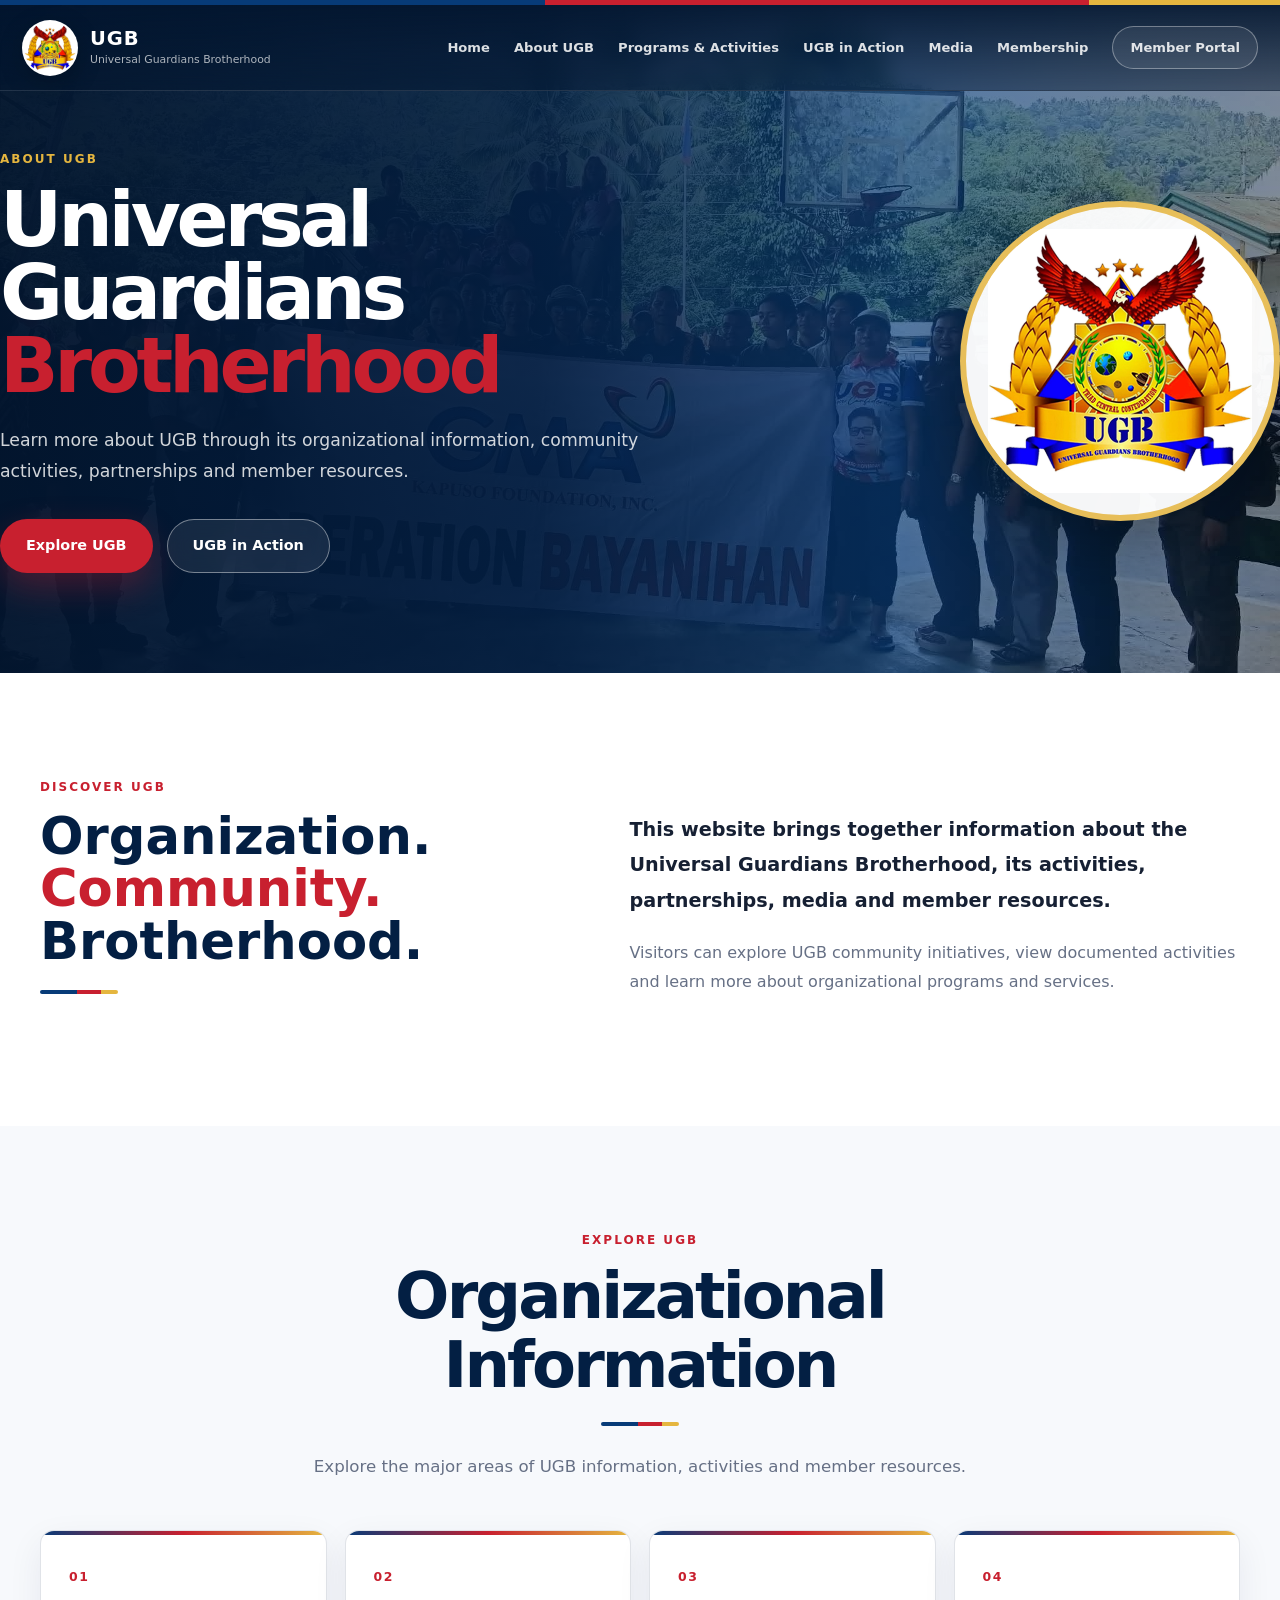
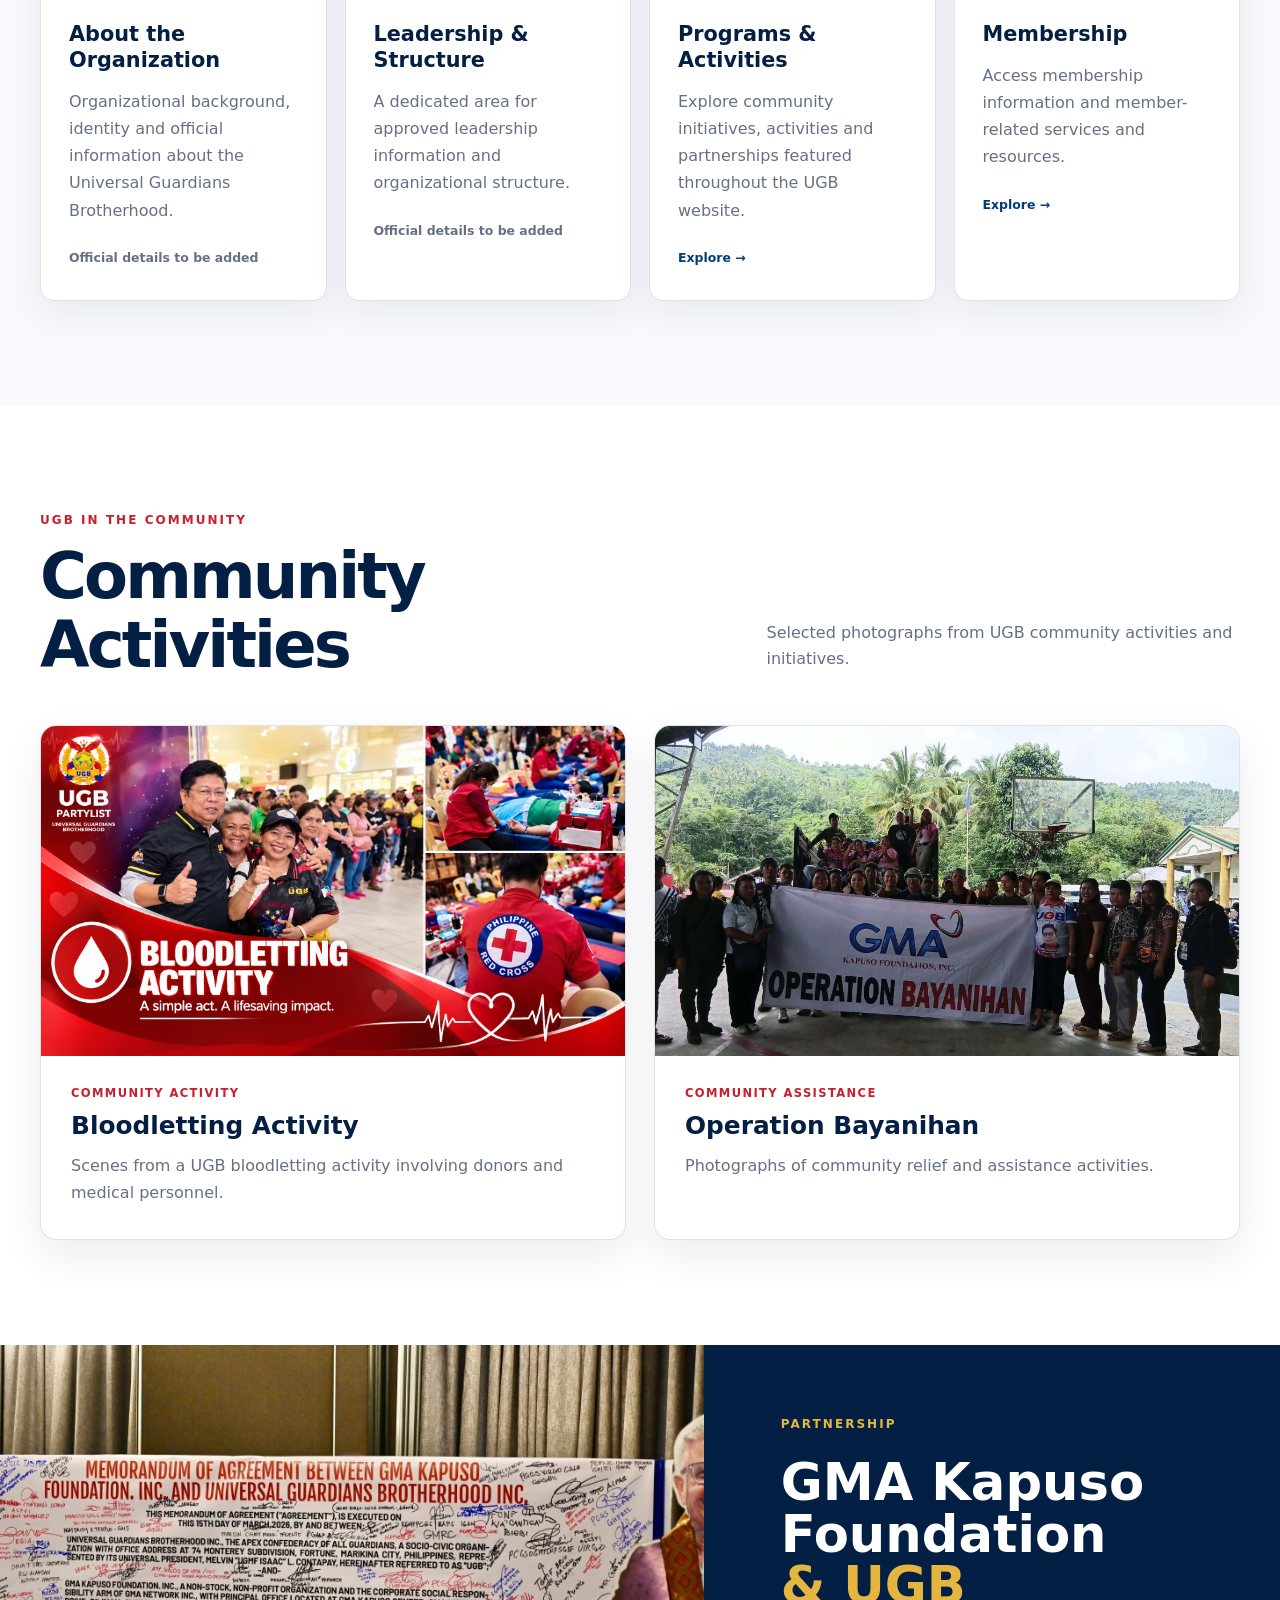
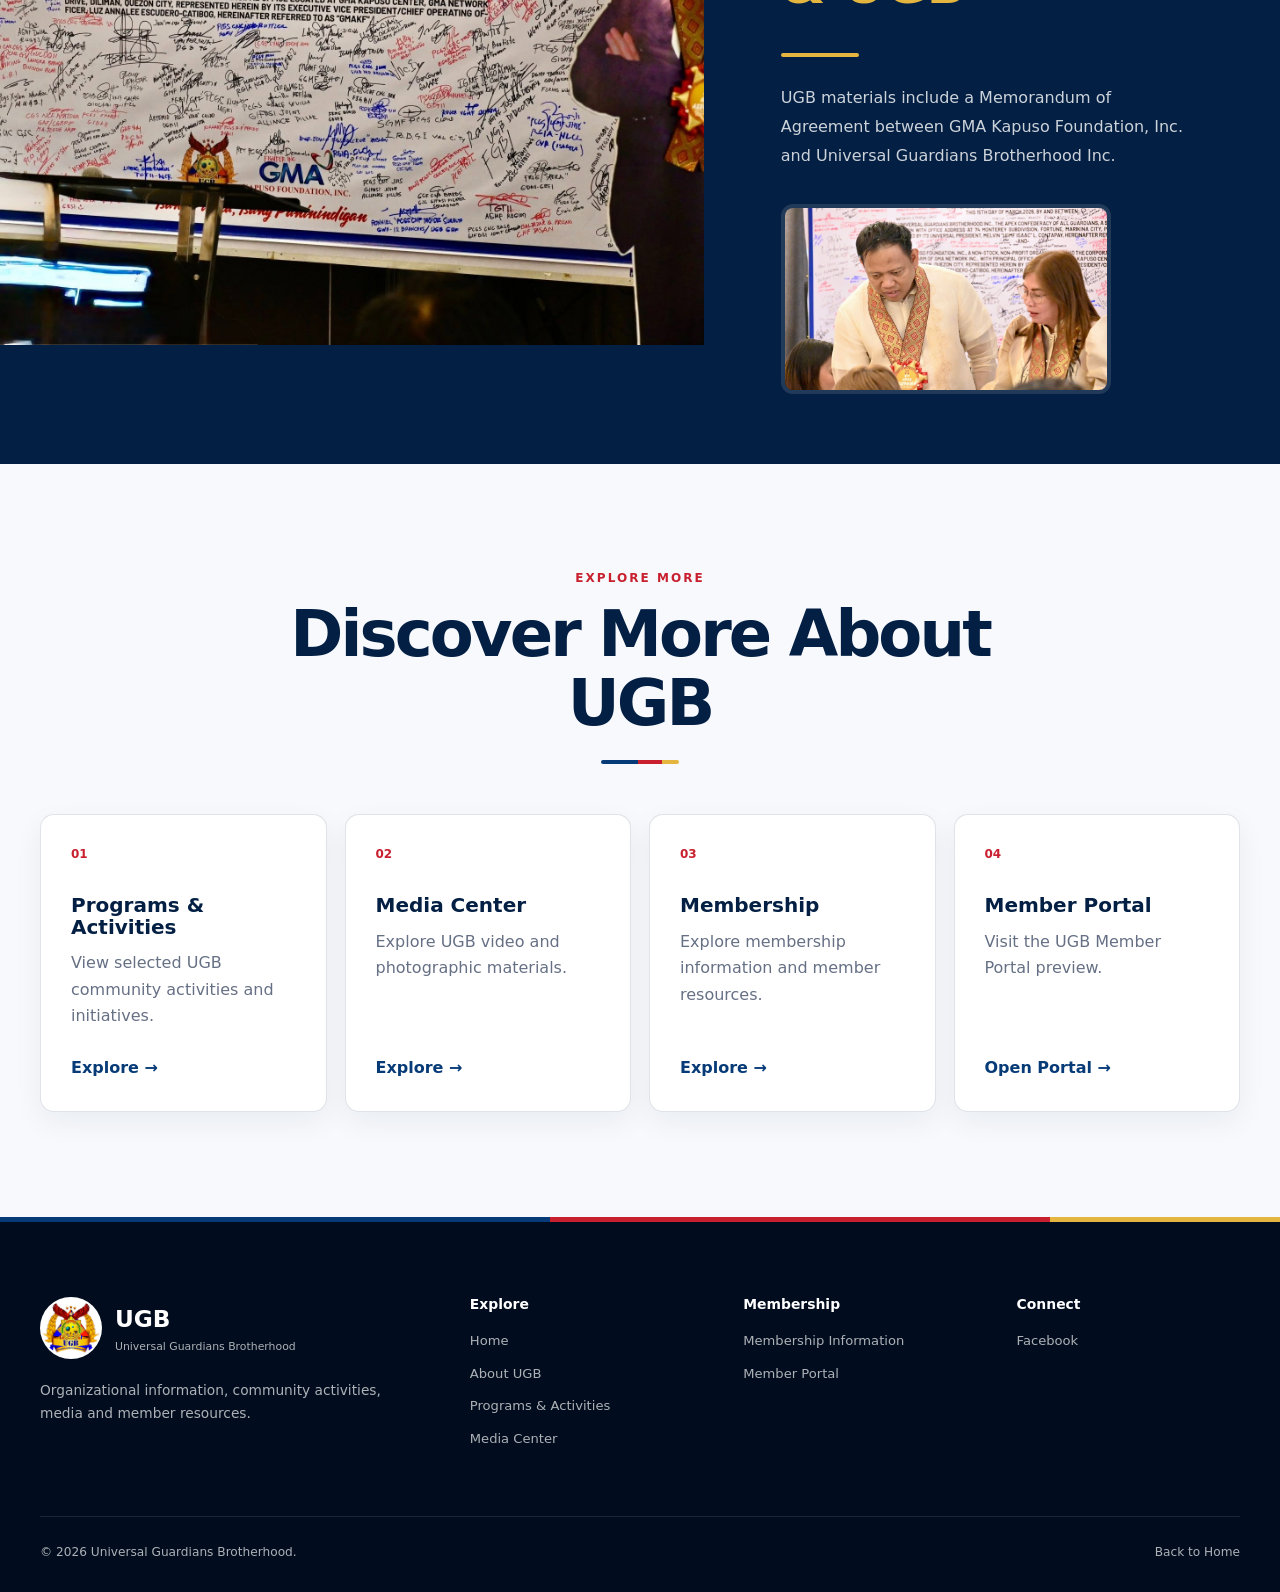
<file: pages/about.html>
<!DOCTYPE html>
<html lang="en">

<head>
    <meta charset="UTF-8">

    <meta name="viewport" content="width=device-width, initial-scale=1.0">

    <meta name="description"
        content="Learn about the Universal Guardians Brotherhood, its community activities, partnerships and organizational resources.">

    <title>About UGB | Universal Guardians Brotherhood</title>

    <link rel="stylesheet" href="../css/style.css">
</head>


<body>

    <!-- =========================================================
         TOP ACCENT
    ========================================================== -->
    <div class="top-accent" aria-hidden="true">
        <span class="accent-blue"></span>
        <span class="accent-red"></span>
        <span class="accent-gold"></span>
    </div>


    <!-- =========================================================
         HEADER
    ========================================================== -->
    <header class="site-header">

        <div class="header-container">

            <a class="brand" href="../index.html" aria-label="UGB Home">

                <img src="../assets/logo/ugb-logo.jpg" alt="UGB logo" class="brand-logo">

                <div class="brand-text">
                    <strong>UGB</strong>
                    <span>Universal Guardians Brotherhood</span>
                </div>

            </a>


            <button class="nav-toggle" type="button" aria-label="Open navigation" aria-controls="main-navigation"
                aria-expanded="false">
                <span></span>
                <span></span>
                <span></span>
            </button>


            <nav class="main-nav" id="main-navigation" aria-label="Main navigation">

                <a href="../index.html">
                    Home
                </a>

                <a href="about.html" aria-current="page">
                    About UGB
                </a>

                <a href="../index.html#activities">
                    Programs & Activities
                </a>

                <a href="../index.html#action">
                    UGB in Action
                </a>

                <a href="../index.html#media">
                    Media
                </a>

                <a href="../index.html#membership">
                    Membership
                </a>

                <a href="../member/login.html" class="nav-facebook">
                    Member Portal
                </a>

            </nav>

        </div>

    </header>


    <main>


        <!-- =====================================================
             ABOUT HERO
        ====================================================== -->
        <section class="about-page-hero">

            <div class="about-page-hero-bg">

                <img src="../assets/images/operation-bayanihan-group.jpg" alt="UGB community activity">

            </div>

            <div class="about-page-hero-overlay"></div>


            <div class="section-container about-page-hero-inner">

                <div class="about-page-hero-copy">

                    <p class="section-kicker section-kicker-gold">
                        About UGB
                    </p>

                    <h1>
                        Universal Guardians
                        <span>Brotherhood</span>
                    </h1>

                    <p>
                        Learn more about UGB through its organizational
                        information, community activities, partnerships
                        and member resources.
                    </p>

                    <div class="about-page-hero-actions">

                        <a href="#overview" class="button button-red">
                            Explore UGB
                        </a>

                        <a href="../index.html#action" class="button button-glass">
                            UGB in Action
                        </a>

                    </div>

                </div>


                <div class="about-page-emblem">

                    <img src="../assets/logo/ugb-logo.jpg" alt="Universal Guardians Brotherhood emblem">

                </div>

            </div>

        </section>


        <!-- =====================================================
             OVERVIEW
        ====================================================== -->
        <section class="section about-page-overview" id="overview">

            <div class="section-container">

                <div class="about-page-overview-grid">

                    <div class="about-page-overview-heading">

                        <p class="section-kicker">
                            Discover UGB
                        </p>

                        <h2>
                            Organization.
                            <span>
                                Community.
                            </span>
                            Brotherhood.
                        </h2>

                        <div class="title-line"></div>

                    </div>


                    <div class="about-page-overview-copy">

                        <p class="lead">
                            This website brings together information
                            about the Universal Guardians Brotherhood,
                            its activities, partnerships, media and
                            member resources.
                        </p>

                        <p>
                            Visitors can explore UGB community
                            initiatives, view documented activities
                            and learn more about organizational
                            programs and services.
                        </p>

                    </div>

                </div>

            </div>

        </section>


        <!-- =====================================================
             UGB INFORMATION GATEWAYS
        ====================================================== -->
        <section class="section about-info-section">

            <div class="section-container">

                <div class="section-heading centered">

                    <p class="section-kicker">
                        Explore UGB
                    </p>

                    <h2>
                        Organizational Information
                    </h2>

                    <div class="title-line centered-line"></div>

                    <p>
                        Explore the major areas of UGB information,
                        activities and member resources.
                    </p>

                </div>


                <div class="about-info-grid">


                    <article class="about-info-card">

                        <span class="about-info-number">
                            01
                        </span>

                        <h3>
                            About the Organization
                        </h3>

                        <p>
                            Organizational background, identity and
                            official information about the Universal
                            Guardians Brotherhood.
                        </p>

                        <span class="about-info-status">
                            Official details to be added
                        </span>

                    </article>


                    <article class="about-info-card">

                        <span class="about-info-number">
                            02
                        </span>

                        <h3>
                            Leadership & Structure
                        </h3>

                        <p>
                            A dedicated area for approved leadership
                            information and organizational structure.
                        </p>

                        <span class="about-info-status">
                            Official details to be added
                        </span>

                    </article>


                    <a href="../index.html#activities" class="about-info-card about-info-link">

                        <span class="about-info-number">
                            03
                        </span>

                        <h3>
                            Programs & Activities
                        </h3>

                        <p>
                            Explore community initiatives,
                            activities and partnerships featured
                            throughout the UGB website.
                        </p>

                        <span class="about-info-arrow">
                            Explore →
                        </span>

                    </a>


                    <a href="../index.html#membership" class="about-info-card about-info-link">

                        <span class="about-info-number">
                            04
                        </span>

                        <h3>
                            Membership
                        </h3>

                        <p>
                            Access membership information and
                            member-related services and resources.
                        </p>

                        <span class="about-info-arrow">
                            Explore →
                        </span>

                    </a>


                </div>

            </div>

        </section>


        <!-- =====================================================
             COMMUNITY ACTIVITIES
        ====================================================== -->
        <section class="section about-community-section">

            <div class="section-container">

                <div class="story-header">

                    <div>

                        <p class="section-kicker">
                            UGB in the Community
                        </p>

                        <h2>
                            Community Activities
                        </h2>

                    </div>

                    <p>
                        Selected photographs from UGB community
                        activities and initiatives.
                    </p>

                </div>


                <div class="about-community-grid">


                    <!-- BLOODLETTING -->
                    <article class="about-community-feature">

                        <div class="about-community-image">

                            <img src="../assets/images/ugb-blood-letting.jpg" alt="UGB bloodletting activity">

                        </div>

                        <div class="about-community-copy">

                            <span>
                                Community Activity
                            </span>

                            <h3>
                                Bloodletting Activity
                            </h3>

                            <p>
                                Scenes from a UGB bloodletting
                                activity involving donors and
                                medical personnel.
                            </p>

                        </div>

                    </article>


                    <!-- BAYANIHAN -->
                    <article class="about-community-feature">

                        <div class="about-community-image">

                            <img src="../assets/images/operation-bayanihan-group.jpg"
                                alt="Operation Bayanihan community activity">

                        </div>

                        <div class="about-community-copy">

                            <span>
                                Community Assistance
                            </span>

                            <h3>
                                Operation Bayanihan
                            </h3>

                            <p>
                                Photographs of community relief
                                and assistance activities.
                            </p>

                        </div>

                    </article>


                </div>

            </div>

        </section>


        <!-- =====================================================
             PARTNERSHIP
        ====================================================== -->
        <section class="about-partnership-section">

            <div class="about-partnership-photo">

                <img src="../assets/images/gma-kapuso-ugb-memorandum.jpg"
                    alt="Memorandum of Agreement involving GMA Kapuso Foundation and Universal Guardians Brotherhood">

            </div>


            <div class="about-partnership-copy">

                <p class="section-kicker section-kicker-gold">
                    Partnership
                </p>

                <h2>
                    GMA Kapuso Foundation
                    <span>& UGB</span>
                </h2>

                <div class="title-line gold-line"></div>

                <p>
                    UGB materials include a Memorandum of Agreement
                    between GMA Kapuso Foundation, Inc. and Universal
                    Guardians Brotherhood Inc.
                </p>


                <div class="about-partnership-small">

                    <img src="../assets/images/gma-kapuso-ugb-partnership.jpg" alt="UGB partnership activity">

                </div>

            </div>

        </section>


        <!-- =====================================================
             EXPLORE MORE
        ====================================================== -->
        <section class="section about-explore-section">

            <div class="section-container">

                <div class="section-heading centered">

                    <p class="section-kicker">
                        Explore More
                    </p>

                    <h2>
                        Discover More About UGB
                    </h2>

                    <div class="title-line centered-line"></div>

                </div>


                <div class="about-explore-grid">


                    <a href="../index.html#activities" class="about-explore-card">

                        <span>01</span>

                        <h3>
                            Programs & Activities
                        </h3>

                        <p>
                            View selected UGB community activities
                            and initiatives.
                        </p>

                        <strong>
                            Explore →
                        </strong>

                    </a>


                    <a href="../index.html#media" class="about-explore-card">

                        <span>02</span>

                        <h3>
                            Media Center
                        </h3>

                        <p>
                            Explore UGB video and photographic
                            materials.
                        </p>

                        <strong>
                            Explore →
                        </strong>

                    </a>


                    <a href="../index.html#membership" class="about-explore-card">

                        <span>03</span>

                        <h3>
                            Membership
                        </h3>

                        <p>
                            Explore membership information and
                            member resources.
                        </p>

                        <strong>
                            Explore →
                        </strong>

                    </a>


                    <a href="../member/login.html" class="about-explore-card">

                        <span>04</span>

                        <h3>
                            Member Portal
                        </h3>

                        <p>
                            Visit the UGB Member Portal preview.
                        </p>

                        <strong>
                            Open Portal →
                        </strong>

                    </a>


                </div>

            </div>

        </section>


    </main>


    <!-- =========================================================
         FOOTER
    ========================================================== -->
    <footer class="site-footer">

        <div class="footer-accent"></div>

        <div class="section-container">

            <div class="footer-grid">


                <div class="footer-main">

                    <div class="footer-logo-row">

                        <img src="../assets/logo/ugb-logo.jpg" alt="UGB">

                        <div>
                            <strong>UGB</strong>
                            <span>
                                Universal Guardians Brotherhood
                            </span>
                        </div>

                    </div>

                    <p>
                        Organizational information, community
                        activities, media and member resources.
                    </p>

                </div>


                <div>

                    <h3>
                        Explore
                    </h3>

                    <a href="../index.html">
                        Home
                    </a>

                    <a href="about.html">
                        About UGB
                    </a>

                    <a href="../index.html#activities">
                        Programs & Activities
                    </a>

                    <a href="../index.html#media">
                        Media Center
                    </a>

                </div>


                <div>

                    <h3>
                        Membership
                    </h3>

                    <a href="../index.html#membership">
                        Membership Information
                    </a>

                    <a href="../member/login.html">
                        Member Portal
                    </a>

                </div>


                <div>

                    <h3>
                        Connect
                    </h3>

                    <a href="https://www.facebook.com/ugbpartylist" target="_blank" rel="noopener noreferrer">
                        Facebook
                    </a>

                </div>


            </div>


            <div class="footer-bottom">

                <span>
                    © 2026 Universal Guardians Brotherhood.
                </span>

                <a href="../index.html">
                    Back to Home
                </a>

            </div>

        </div>

    </footer>

</body>

</html>
</file>
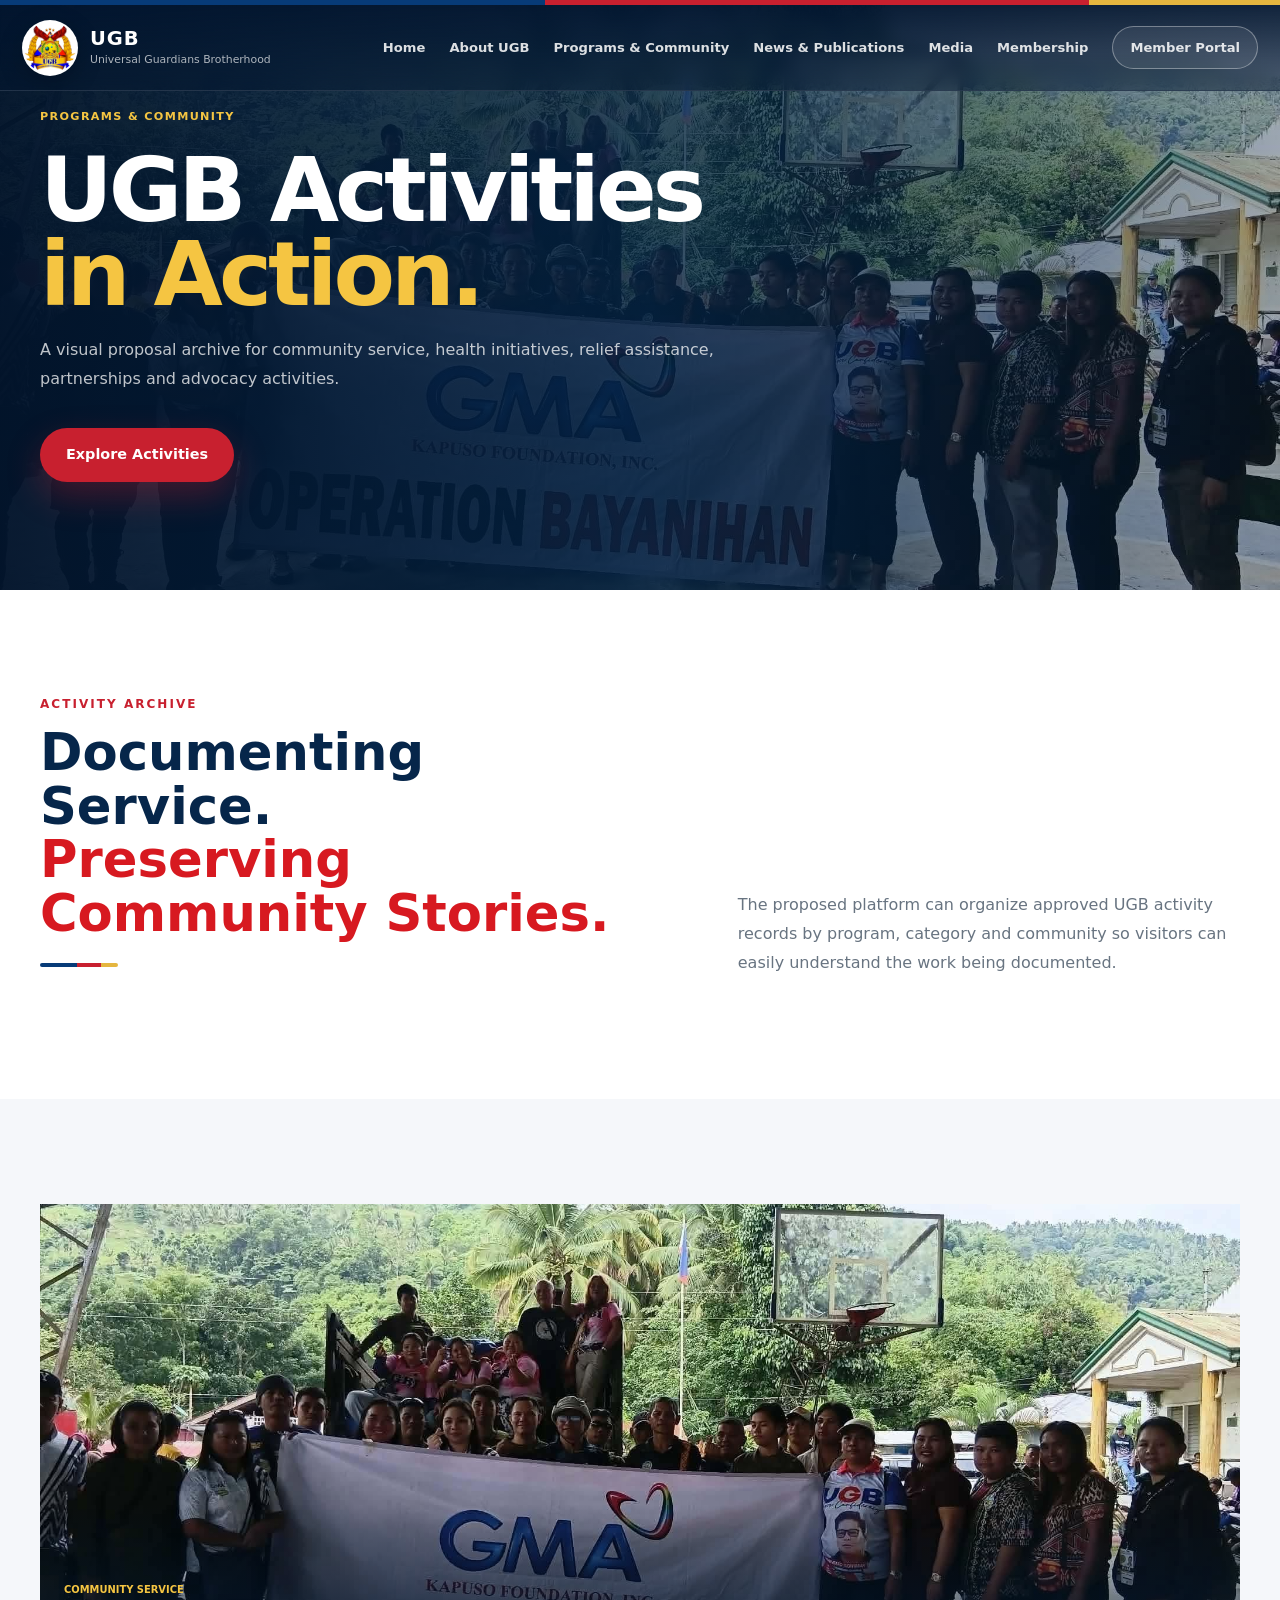
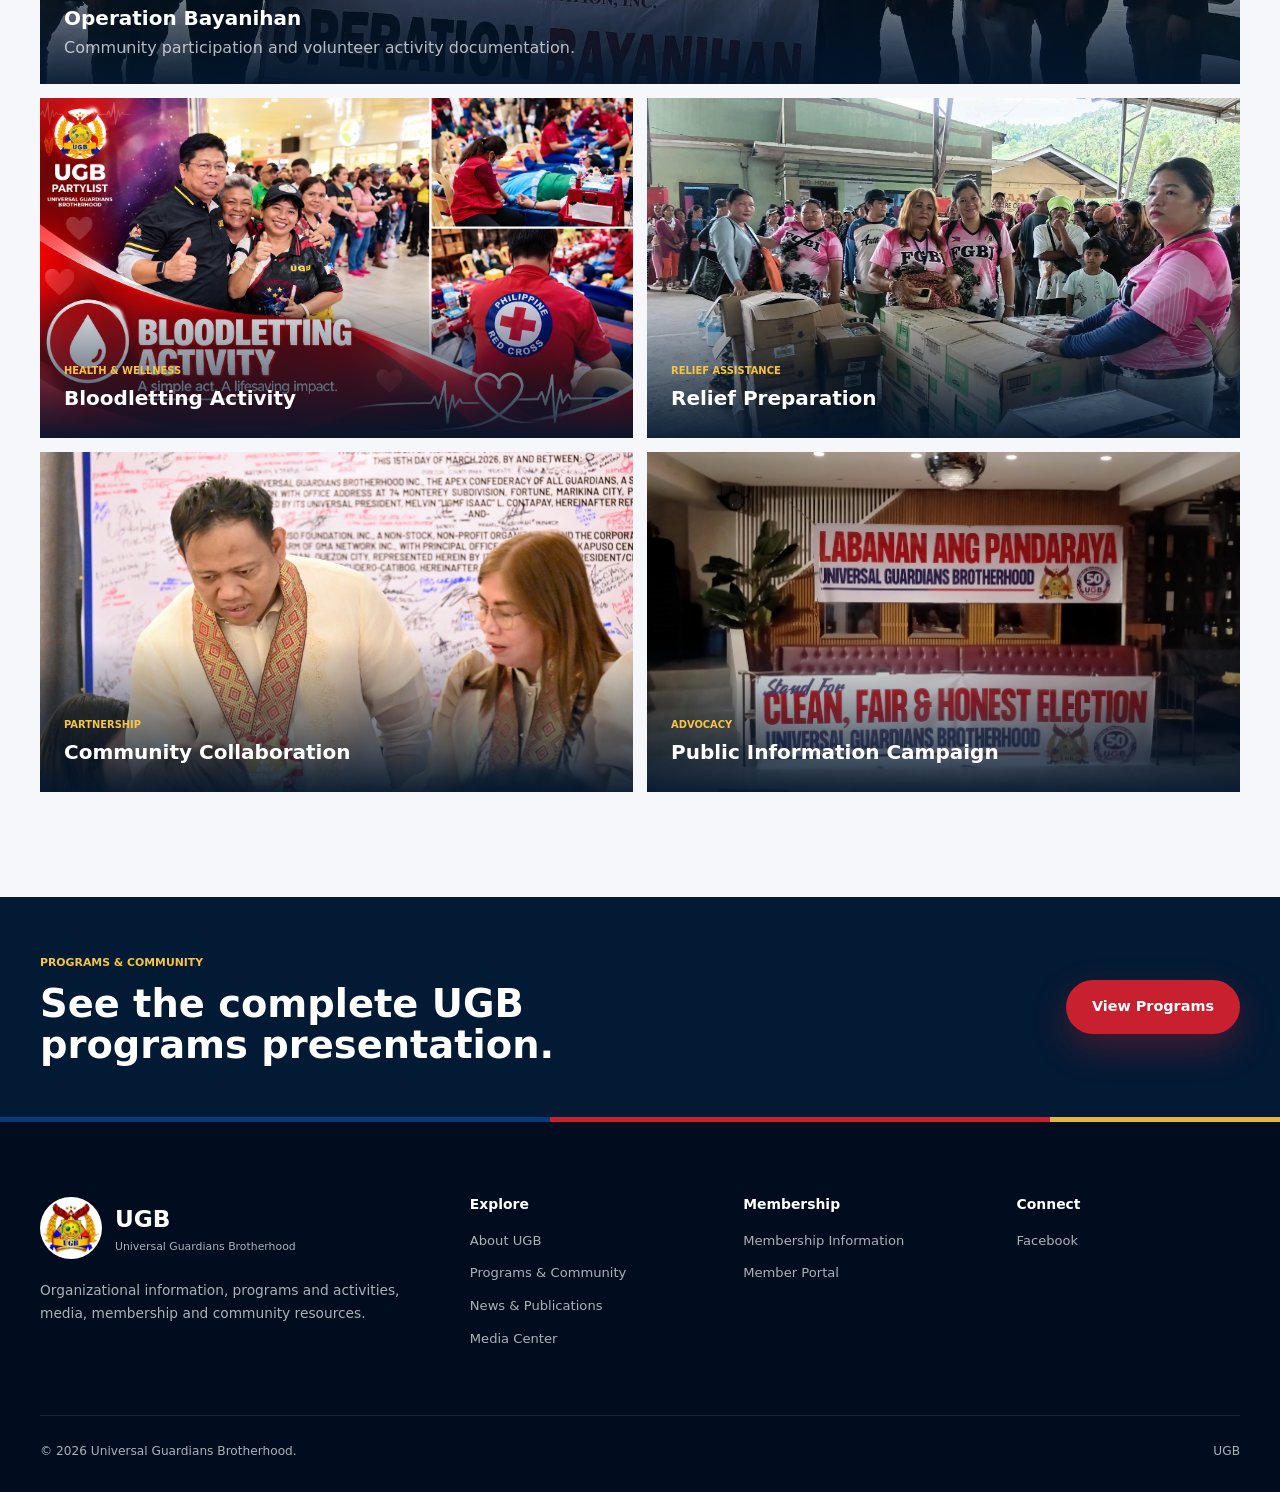
<file: pages/activities.html>
<!DOCTYPE html>
<html lang="en">

<head>
    <meta charset="UTF-8">
    <meta name="viewport" content="width=device-width, initial-scale=1.0">
    <meta name="description"
        content="UGB Activities — community service, health activities, relief assistance, partnerships and advocacy.">
    <title>Activities | Universal Guardians Brotherhood</title>
    <link rel="stylesheet" href="../css/style.css">
    <link rel="stylesheet" href="../css/pages/activities.css">
</head>

<body>
    <div class="top-accent" aria-hidden="true"><span class="accent-blue"></span><span class="accent-red"></span><span
            class="accent-gold"></span></div>
    <header class="site-header">
        <div class="header-container">
            <a class="brand" href="../index.html" aria-label="UGB Home"><img src="../assets/logo/ugb-logo.jpg"
                    alt="UGB logo" class="brand-logo">
                <div class="brand-text"><strong>UGB</strong><span>Universal Guardians Brotherhood</span></div>
            </a>
            <button class="nav-toggle" type="button" aria-label="Open navigation" aria-controls="main-navigation"
                aria-expanded="false"><span></span><span></span><span></span></button>
            <nav class="main-nav" id="main-navigation" aria-label="Main navigation">
                <a href="../index.html">Home</a><a href="about.html">About UGB</a><a href="programs.html"
                    aria-current="page">Programs & Community</a><a href="news.html">News & Publications</a><a
                    href="media.html">Media</a><a href="membership.html">Membership</a><a href="../member/login.html"
                    class="nav-facebook">Member Portal</a>
            </nav>
        </div>
    </header>

    <main>
        <section class="activities-hero">
            <div class="activities-bg"><img src="../assets/images/operation-bayanihan-group.jpg"
                    alt="UGB community activity"></div>
            <div class="activities-overlay"></div>
            <div class="section-container activities-hero-inner">
                <p>Programs & Community</p>
                <h1>UGB Activities<span>in Action.</span></h1>
                <p class="activities-summary">A visual proposal archive for community service, health initiatives,
                    relief assistance, partnerships and advocacy activities.</p>
                <a href="#activity-gallery" class="button button-red">Explore Activities</a>
            </div>
        </section>

        <section class="section activity-overview">
            <div class="section-container activity-overview-grid">
                <div>
                    <p class="section-kicker">Activity Archive</p>
                    <h2>Documenting Service.<span>Preserving Community Stories.</span></h2>
                    <div class="title-line"></div>
                </div>
                <p>The proposed platform can organize approved UGB activity records by program, category and community
                    so visitors can easily understand the work being documented.</p>
            </div>
        </section>

        <section class="section activity-gallery-section" id="activity-gallery">
            <div class="section-container">
                <div class="activity-grid">
                    <article class="wide"><img src="../assets/images/operation-bayanihan-group.jpg"
                            alt="Operation Bayanihan">
                        <div><small>Community Service</small>
                            <h3>Operation Bayanihan</h3>
                            <p>Community participation and volunteer activity documentation.</p>
                        </div>
                    </article>
                    <article><img src="../assets/images/ugb-blood-letting.jpg" alt="UGB bloodletting activity">
                        <div><small>Health & Wellness</small>
                            <h3>Bloodletting Activity</h3>
                        </div>
                    </article>
                    <article><img src="../assets/images/operation-bayanihan-relief-goods.jpg" alt="Relief goods">
                        <div><small>Relief Assistance</small>
                            <h3>Relief Preparation</h3>
                        </div>
                    </article>
                    <article><img src="../assets/images/gma-kapuso-ugb-partnership.jpg" alt="UGB partnership">
                        <div><small>Partnership</small>
                            <h3>Community Collaboration</h3>
                        </div>
                    </article>
                    <article><img src="../assets/images/clean-fair-honest-election-campaign.jpg"
                            alt="UGB advocacy material">
                        <div><small>Advocacy</small>
                            <h3>Public Information Campaign</h3>
                        </div>
                    </article>
                </div>
            </div>
        </section>

        <section class="activity-next">
            <div class="section-container activity-next-inner">
                <div><span>Programs & Community</span>
                    <h2>See the complete UGB programs presentation.</h2>
                </div><a href="programs.html" class="button button-red">View Programs</a>
            </div>
        </section>
    </main>

    <footer class="site-footer">
        <div class="footer-accent"></div>
        <div class="section-container">
            <div class="footer-grid">
                <div class="footer-main">
                    <div class="footer-logo-row"><img src="../assets/logo/ugb-logo.jpg" alt="UGB">
                        <div><strong>UGB</strong><span>Universal Guardians Brotherhood</span></div>
                    </div>
                    <p>Organizational information, programs and activities, media, membership and community resources.
                    </p>
                </div>
                <div>
                    <h3>Explore</h3><a href="about.html">About UGB</a><a href="programs.html">Programs & Community</a><a
                        href="news.html">News & Publications</a><a href="media.html">Media Center</a>
                </div>
                <div>
                    <h3>Membership</h3><a href="membership.html">Membership Information</a><a
                        href="../member/login.html">Member Portal</a>
                </div>
                <div>
                    <h3>Connect</h3><a href="https://www.facebook.com/ugbpartylist" target="_blank"
                        rel="noopener noreferrer">Facebook</a>
                </div>
            </div>
            <div class="footer-bottom"><span>© 2026 Universal Guardians Brotherhood.</span><span>UGB</span></div>
        </div>
    </footer>
    <script src="../js/app.js" defer></script>
</body>

</html>
</file>
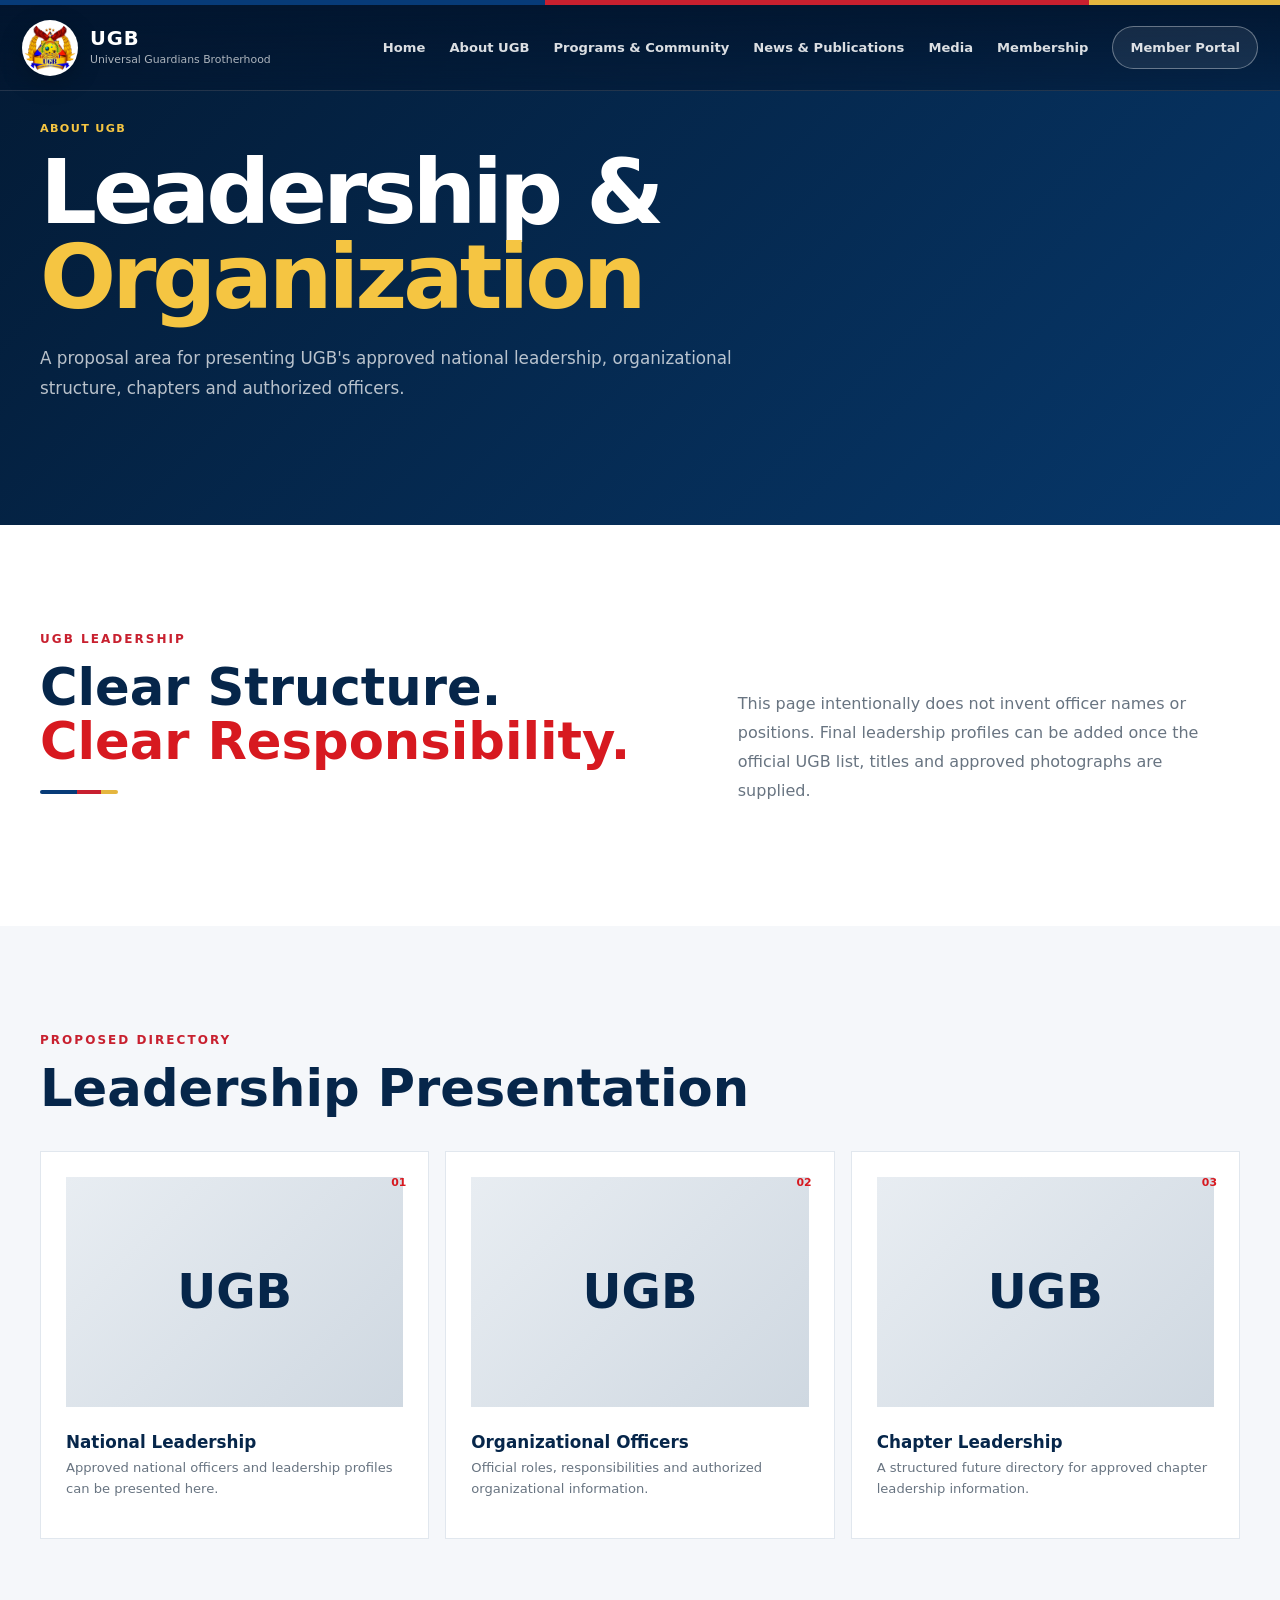
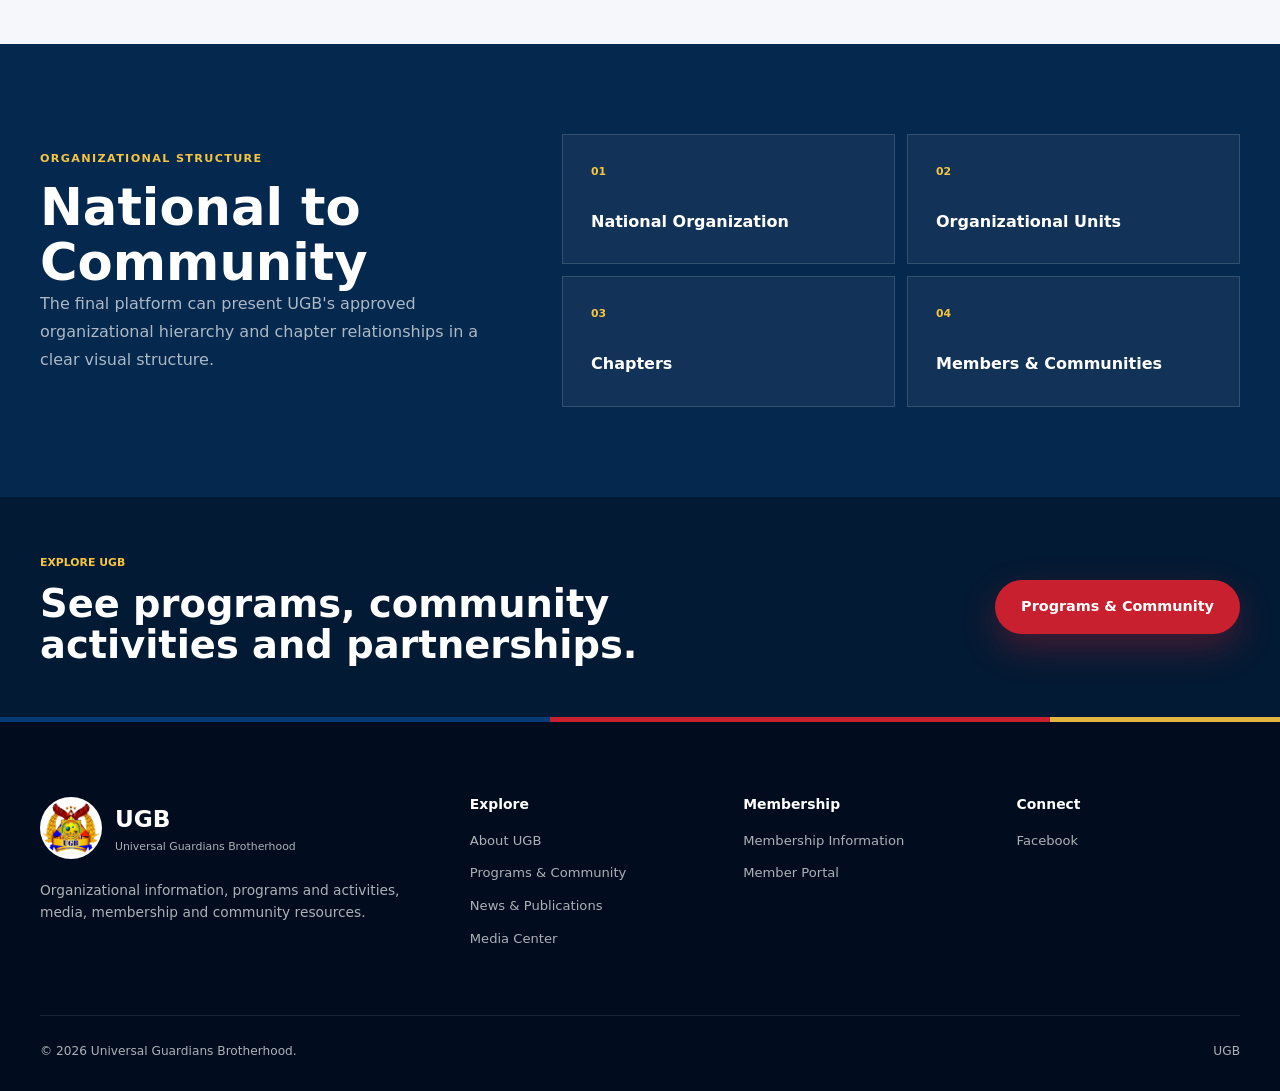
<file: pages/leadership.html>
<!DOCTYPE html>
<html lang="en">

<head>
    <meta charset="UTF-8">
    <meta name="viewport" content="width=device-width, initial-scale=1.0">
    <meta name="description"
        content="UGB Leadership — proposal presentation for organizational leadership and structure.">
    <title>Leadership | Universal Guardians Brotherhood</title>
    <link rel="stylesheet" href="../css/style.css">
    <link rel="stylesheet" href="../css/pages/leadership.css">
</head>

<body>
    <div class="top-accent" aria-hidden="true">
        <span class="accent-blue"></span><span class="accent-red"></span><span class="accent-gold"></span>
    </div>

    <header class="site-header">
        <div class="header-container">
            <a class="brand" href="../index.html" aria-label="UGB Home">
                <img src="../assets/logo/ugb-logo.jpg" alt="UGB logo" class="brand-logo">
                <div class="brand-text"><strong>UGB</strong><span>Universal Guardians Brotherhood</span></div>
            </a>
            <button class="nav-toggle" type="button" aria-label="Open navigation" aria-controls="main-navigation"
                aria-expanded="false">
                <span></span><span></span><span></span>
            </button>
            <nav class="main-nav" id="main-navigation" aria-label="Main navigation">
                <a href="../index.html">Home</a><a href="about.html" aria-current="page">About UGB</a>
                <a href="programs.html">Programs & Community</a><a href="news.html">News & Publications</a>
                <a href="media.html">Media</a><a href="membership.html">Membership</a>
                <a href="../member/login.html" class="nav-facebook">Member Portal</a>
            </nav>
        </div>
    </header>

    <main>
        <section class="leadership-hero">
            <div class="section-container leadership-hero-inner">
                <p>About UGB</p>
                <h1>Leadership &<span>Organization</span></h1>
                <p class="leadership-summary">
                    A proposal area for presenting UGB's approved national leadership,
                    organizational structure, chapters and authorized officers.
                </p>
            </div>
        </section>

        <section class="section leadership-intro">
            <div class="section-container leadership-intro-grid">
                <div>
                    <p class="section-kicker">UGB Leadership</p>
                    <h2>Clear Structure.<span>Clear Responsibility.</span></h2>
                    <div class="title-line"></div>
                </div>
                <div>
                    <p>
                        This page intentionally does not invent officer names or positions.
                        Final leadership profiles can be added once the official UGB list,
                        titles and approved photographs are supplied.
                    </p>
                </div>
            </div>
        </section>

        <section class="section leadership-directory">
            <div class="section-container">
                <div class="leadership-heading">
                    <p class="section-kicker">Proposed Directory</p>
                    <h2>Leadership Presentation</h2>
                </div>
                <div class="leader-grid">
                    <article><span>01</span>
                        <div class="leader-placeholder">UGB</div><strong>National Leadership</strong>
                        <p>Approved national officers and leadership profiles can be presented here.</p>
                    </article>
                    <article><span>02</span>
                        <div class="leader-placeholder">UGB</div><strong>Organizational Officers</strong>
                        <p>Official roles, responsibilities and authorized organizational information.</p>
                    </article>
                    <article><span>03</span>
                        <div class="leader-placeholder">UGB</div><strong>Chapter Leadership</strong>
                        <p>A structured future directory for approved chapter leadership information.</p>
                    </article>
                </div>
            </div>
        </section>

        <section class="structure-section">
            <div class="section-container structure-grid">
                <div>
                    <p class="section-kicker leadership-gold">Organizational Structure</p>
                    <h2>National to Community</h2>
                    <p>
                        The final platform can present UGB's approved organizational
                        hierarchy and chapter relationships in a clear visual structure.
                    </p>
                </div>
                <div class="structure-flow">
                    <div><span>01</span><strong>National Organization</strong></div>
                    <div><span>02</span><strong>Organizational Units</strong></div>
                    <div><span>03</span><strong>Chapters</strong></div>
                    <div><span>04</span><strong>Members & Communities</strong></div>
                </div>
            </div>
        </section>

        <section class="leadership-next">
            <div class="section-container leadership-next-inner">
                <div><span>Explore UGB</span>
                    <h2>See programs, community activities and partnerships.</h2>
                </div>
                <a href="programs.html" class="button button-red">Programs & Community</a>
            </div>
        </section>
    </main>

    <footer class="site-footer">
        <div class="footer-accent"></div>
        <div class="section-container">
            <div class="footer-grid">
                <div class="footer-main">
                    <div class="footer-logo-row"><img src="../assets/logo/ugb-logo.jpg" alt="UGB">
                        <div><strong>UGB</strong><span>Universal Guardians Brotherhood</span></div>
                    </div>
                    <p>Organizational information, programs and activities, media, membership and community resources.
                    </p>
                </div>
                <div>
                    <h3>Explore</h3><a href="about.html">About UGB</a><a href="programs.html">Programs & Community</a><a
                        href="news.html">News & Publications</a><a href="media.html">Media Center</a>
                </div>
                <div>
                    <h3>Membership</h3><a href="membership.html">Membership Information</a><a
                        href="../member/login.html">Member Portal</a>
                </div>
                <div>
                    <h3>Connect</h3><a href="https://www.facebook.com/ugbpartylist" target="_blank"
                        rel="noopener noreferrer">Facebook</a>
                </div>
            </div>
            <div class="footer-bottom"><span>© 2026 Universal Guardians Brotherhood.</span><span>UGB</span></div>
        </div>
    </footer>
    <script src="../js/app.js" defer></script>
</body>

</html>
</file>
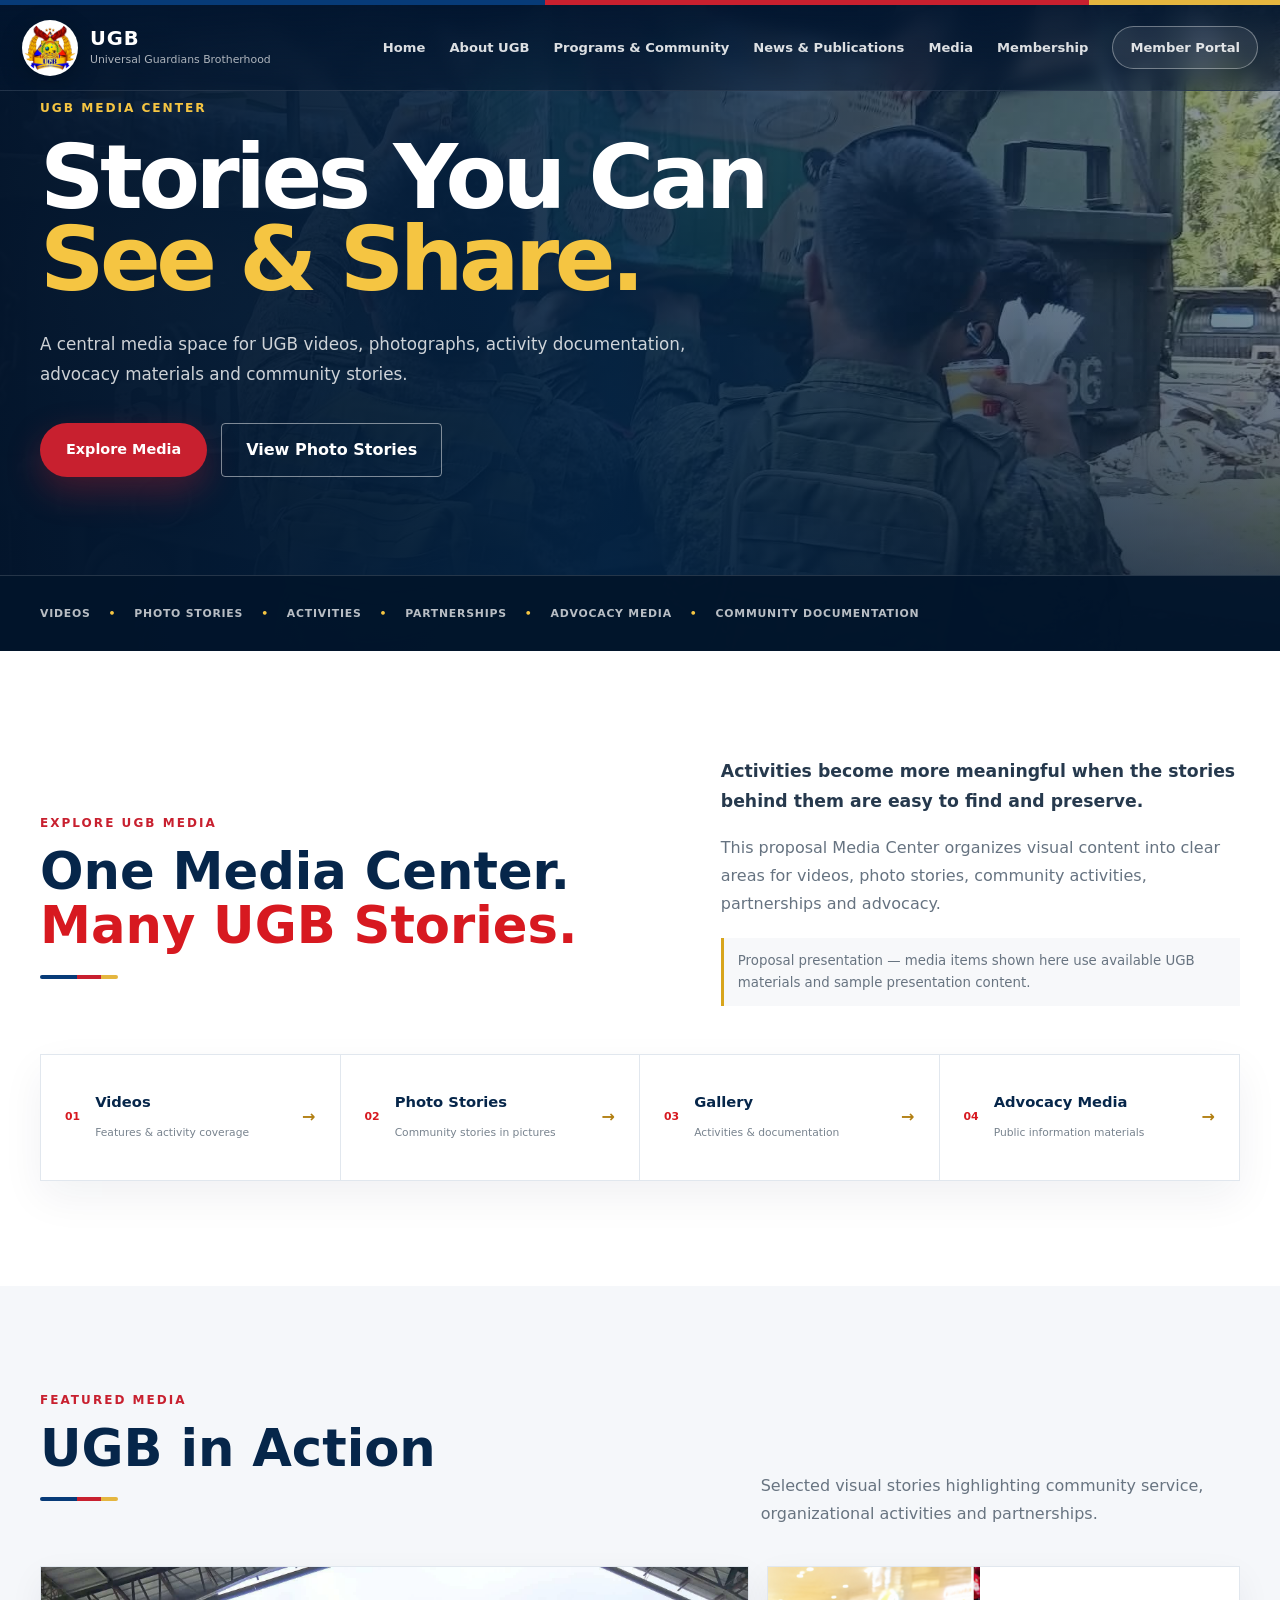
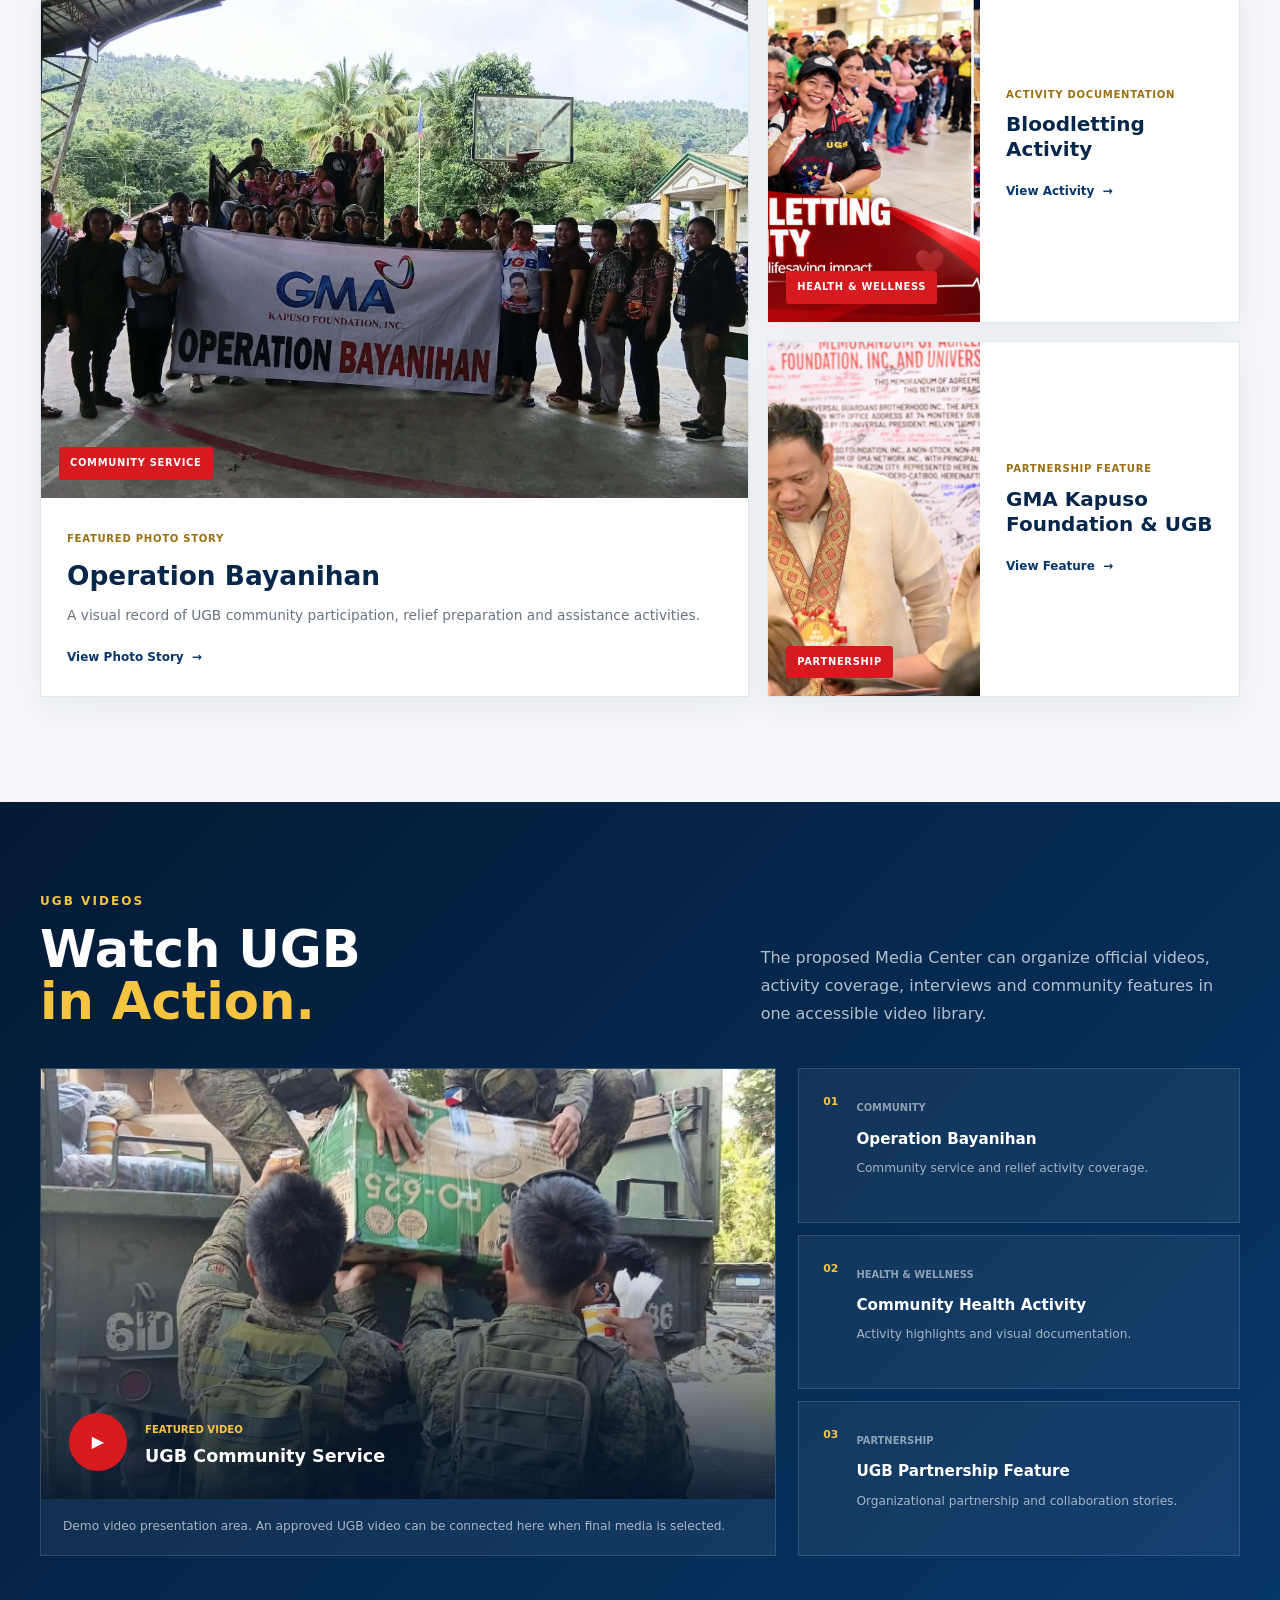
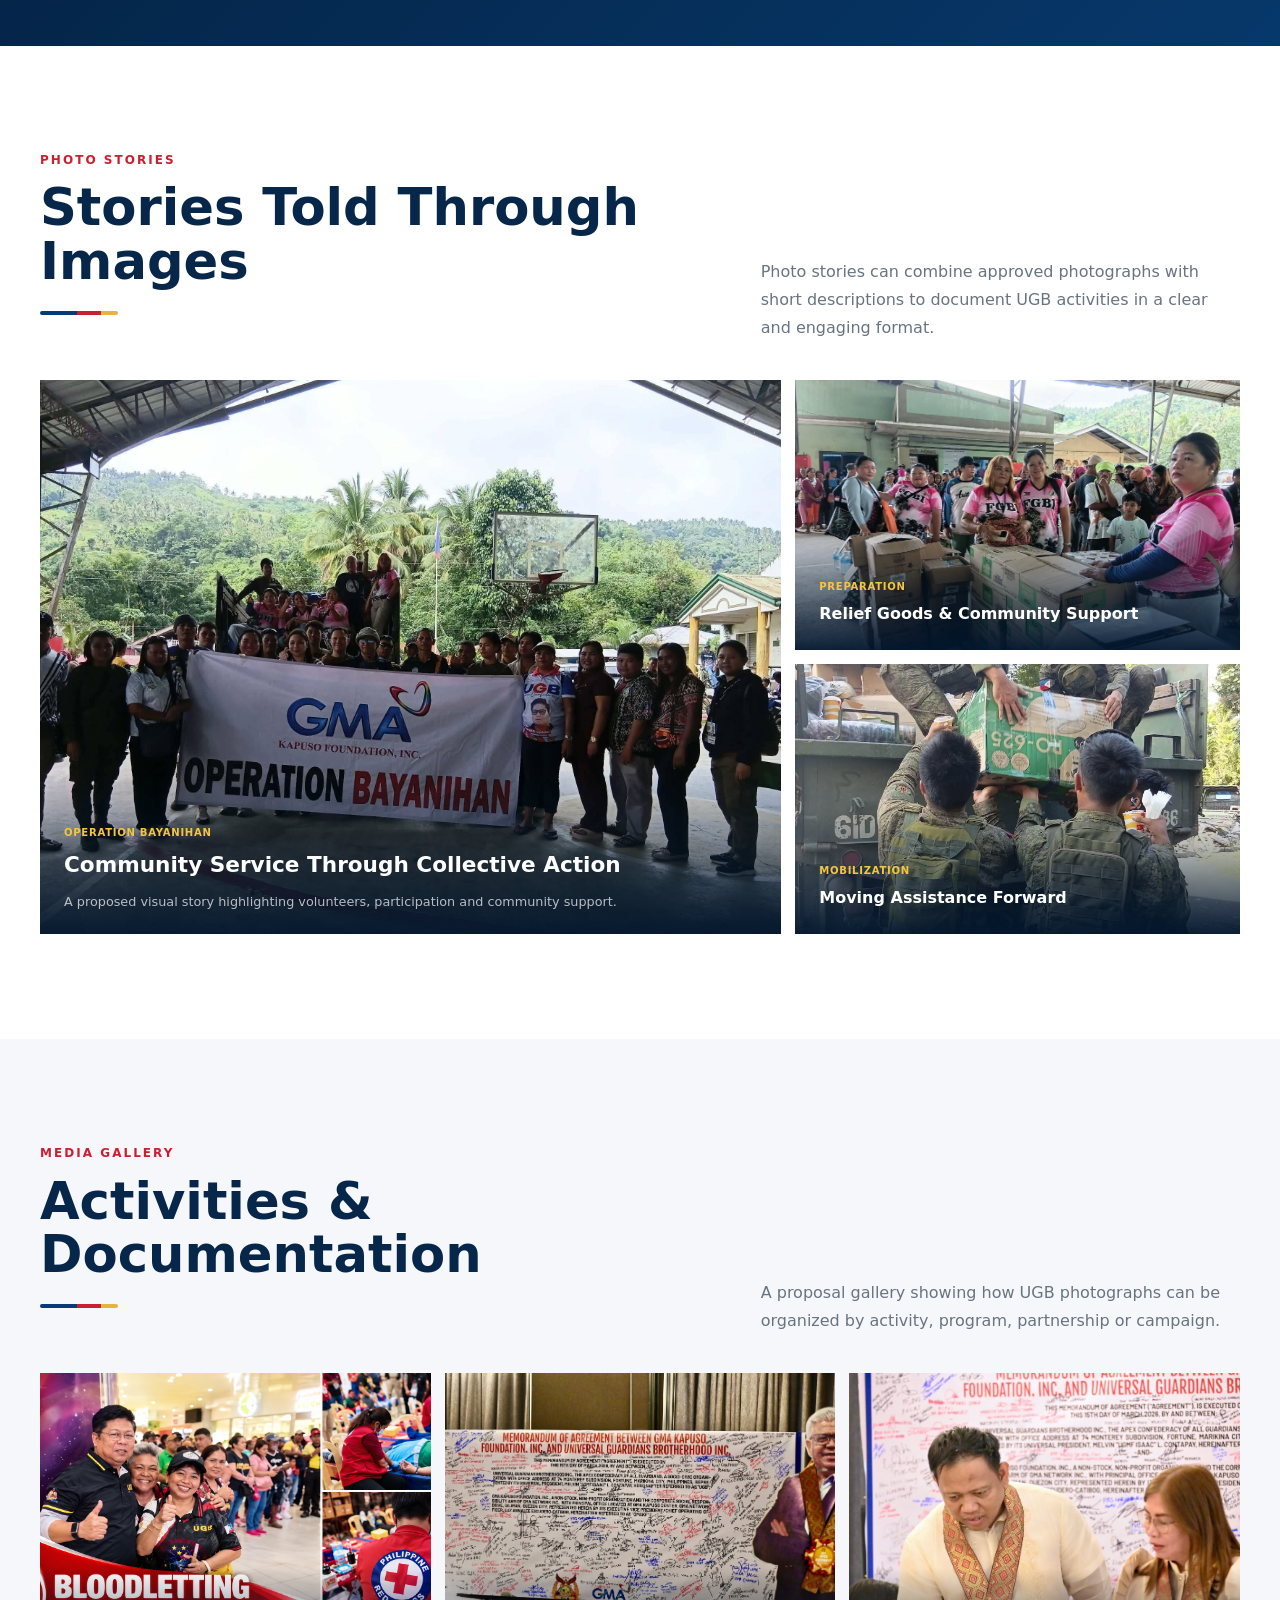
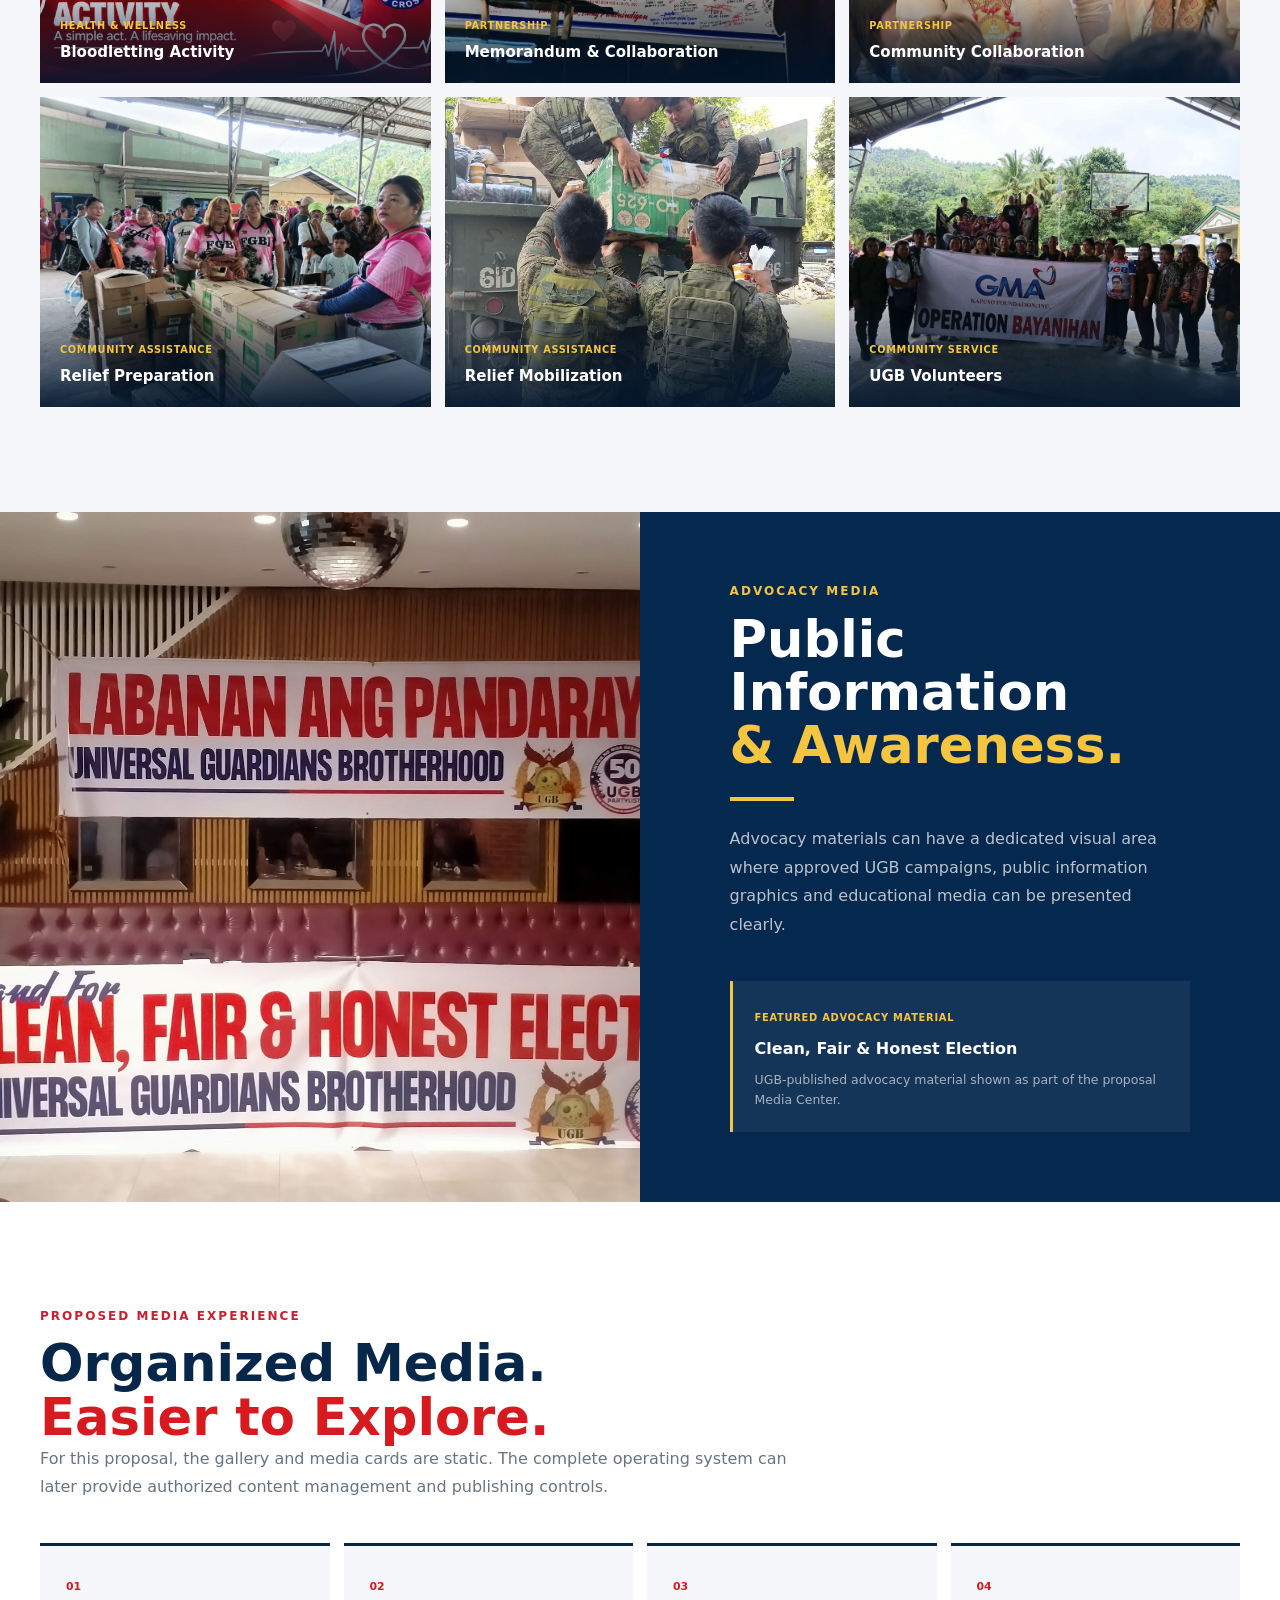
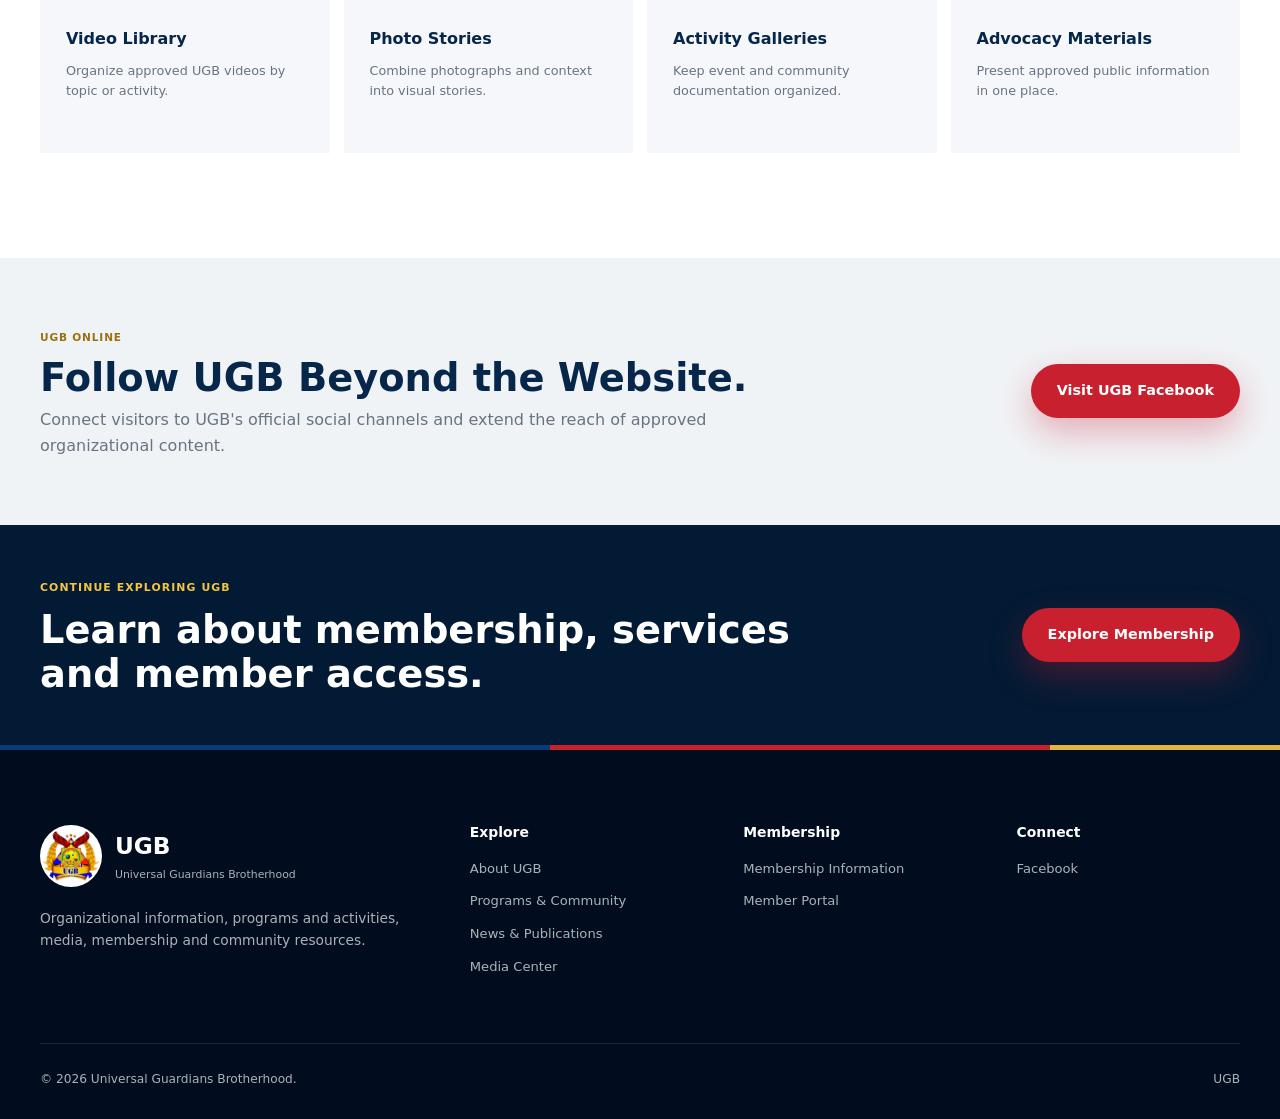
<file: pages/media.html>
<!DOCTYPE html>
<html lang="en">

<head>
    <meta charset="UTF-8">
    <meta name="viewport" content="width=device-width, initial-scale=1.0">

    <meta name="description"
        content="UGB Media Center — videos, photo stories, activity documentation, advocacy materials and community media from the Universal Guardians Brotherhood.">

    <title>Media Center | Universal Guardians Brotherhood</title>

    <link rel="stylesheet" href="../css/style.css">
    <link rel="stylesheet" href="../css/pages/media.css">
</head>

<body>

    <div class="top-accent" aria-hidden="true">
        <span class="accent-blue"></span>
        <span class="accent-red"></span>
        <span class="accent-gold"></span>
    </div>


    <header class="site-header">
        <div class="header-container">

            <a class="brand" href="../index.html" aria-label="UGB Home">
                <img src="../assets/logo/ugb-logo.jpg" alt="UGB logo" class="brand-logo">

                <div class="brand-text">
                    <strong>UGB</strong>
                    <span>Universal Guardians Brotherhood</span>
                </div>
            </a>

            <button class="nav-toggle" type="button" aria-label="Open navigation" aria-controls="main-navigation"
                aria-expanded="false">
                <span></span>
                <span></span>
                <span></span>
            </button>

            <nav class="main-nav" id="main-navigation" aria-label="Main navigation">
                <a href="../index.html">Home</a>
                <a href="about.html">About UGB</a>
                <a href="programs.html">Programs & Community</a>
                <a href="news.html">News & Publications</a>
                <a href="media.html" aria-current="page">Media</a>
                <a href="membership.html">Membership</a>

                <a href="../member/login.html" class="nav-facebook">
                    Member Portal
                </a>
            </nav>

        </div>
    </header>


    <main>

        <!-- =====================================================
             HERO
        ====================================================== -->
        <section class="media-hero">

            <div class="media-hero-visual">
                <img src="../assets/images/operation-bayanihan-relief-transport.jpg"
                    alt="UGB community service activity">
            </div>

            <div class="media-hero-overlay"></div>

            <div class="section-container media-hero-inner">

                <div class="media-hero-copy">

                    <p class="media-eyebrow">UGB Media Center</p>

                    <h1>
                        Stories You Can
                        <span>See & Share.</span>
                    </h1>

                    <p>
                        A central media space for UGB videos, photographs,
                        activity documentation, advocacy materials and
                        community stories.
                    </p>

                    <div class="media-hero-actions">
                        <a href="#featured-media" class="button button-red">
                            Explore Media
                        </a>

                        <a href="#photo-stories" class="media-button-outline">
                            View Photo Stories
                        </a>
                    </div>

                </div>

            </div>


            <div class="media-hero-strip">

                <div class="section-container media-strip-items">
                    <span>Videos</span>
                    <i>•</i>
                    <span>Photo Stories</span>
                    <i>•</i>
                    <span>Activities</span>
                    <i>•</i>
                    <span>Partnerships</span>
                    <i>•</i>
                    <span>Advocacy Media</span>
                    <i>•</i>
                    <span>Community Documentation</span>
                </div>

            </div>

        </section>


        <!-- =====================================================
             INTRO / DIRECTORY
        ====================================================== -->
        <section class="section media-intro">

            <div class="section-container">

                <div class="media-intro-grid">

                    <div>
                        <p class="section-kicker">Explore UGB Media</p>

                        <h2>
                            One Media Center.
                            <span>Many UGB Stories.</span>
                        </h2>

                        <div class="title-line"></div>
                    </div>

                    <div class="media-intro-copy">

                        <p class="lead">
                            Activities become more meaningful when the stories
                            behind them are easy to find and preserve.
                        </p>

                        <p>
                            This proposal Media Center organizes visual content
                            into clear areas for videos, photo stories,
                            community activities, partnerships and advocacy.
                        </p>

                        <small>
                            Proposal presentation — media items shown here use
                            available UGB materials and sample presentation content.
                        </small>

                    </div>

                </div>


                <div class="media-directory">

                    <a href="#videos" class="media-directory-card">
                        <span>01</span>
                        <div>
                            <strong>Videos</strong>
                            <small>Features & activity coverage</small>
                        </div>
                        <b>→</b>
                    </a>

                    <a href="#photo-stories" class="media-directory-card">
                        <span>02</span>
                        <div>
                            <strong>Photo Stories</strong>
                            <small>Community stories in pictures</small>
                        </div>
                        <b>→</b>
                    </a>

                    <a href="#gallery" class="media-directory-card">
                        <span>03</span>
                        <div>
                            <strong>Gallery</strong>
                            <small>Activities & documentation</small>
                        </div>
                        <b>→</b>
                    </a>

                    <a href="#advocacy-media" class="media-directory-card">
                        <span>04</span>
                        <div>
                            <strong>Advocacy Media</strong>
                            <small>Public information materials</small>
                        </div>
                        <b>→</b>
                    </a>

                </div>

            </div>

        </section>


        <!-- =====================================================
             FEATURED MEDIA
        ====================================================== -->
        <section class="section featured-media" id="featured-media">

            <div class="section-container">

                <div class="media-section-heading">

                    <div>
                        <p class="section-kicker">Featured Media</p>
                        <h2>UGB in Action</h2>
                        <div class="title-line"></div>
                    </div>

                    <p>
                        Selected visual stories highlighting community service,
                        organizational activities and partnerships.
                    </p>

                </div>


                <div class="featured-media-grid">

                    <article class="featured-media-main">

                        <div class="featured-media-image">
                            <img src="../assets/images/operation-bayanihan-group.jpg"
                                alt="UGB Operation Bayanihan group activity">

                            <span class="media-label">Community Service</span>
                        </div>

                        <div class="featured-media-content">
                            <span class="media-meta">Featured Photo Story</span>

                            <h3>Operation Bayanihan</h3>

                            <p>
                                A visual record of UGB community participation,
                                relief preparation and assistance activities.
                            </p>

                            <a href="#photo-stories">
                                View Photo Story <span>→</span>
                            </a>
                        </div>

                    </article>


                    <article class="featured-media-small">

                        <div class="featured-media-image">
                            <img src="../assets/images/ugb-blood-letting.jpg" alt="UGB bloodletting community activity">

                            <span class="media-label">Health & Wellness</span>
                        </div>

                        <div class="featured-media-content">
                            <span class="media-meta">Activity Documentation</span>

                            <h3>Bloodletting Activity</h3>

                            <a href="#gallery">
                                View Activity <span>→</span>
                            </a>
                        </div>

                    </article>


                    <article class="featured-media-small">

                        <div class="featured-media-image">
                            <img src="../assets/images/gma-kapuso-ugb-partnership.jpg" alt="UGB partnership activity">

                            <span class="media-label">Partnership</span>
                        </div>

                        <div class="featured-media-content">
                            <span class="media-meta">Partnership Feature</span>

                            <h3>GMA Kapuso Foundation & UGB</h3>

                            <a href="#gallery">
                                View Feature <span>→</span>
                            </a>
                        </div>

                    </article>

                </div>

            </div>

        </section>


        <!-- =====================================================
             VIDEOS
        ====================================================== -->
        <section class="media-video-section" id="videos">

            <div class="section-container">

                <div class="media-video-heading">

                    <div>
                        <p class="section-kicker media-kicker-gold">UGB Videos</p>

                        <h2>
                            Watch UGB
                            <span>in Action.</span>
                        </h2>
                    </div>

                    <p>
                        The proposed Media Center can organize official videos,
                        activity coverage, interviews and community features in
                        one accessible video library.
                    </p>

                </div>


                <div class="media-video-layout">

                    <div class="video-demo">

                        <div class="video-demo-screen">
                            <img src="../assets/images/operation-bayanihan-relief-transport.jpg"
                                alt="UGB community activity video preview">

                            <div class="video-demo-overlay">
                                <span class="video-play" aria-hidden="true">▶</span>

                                <div>
                                    <small>Featured Video</small>
                                    <strong>UGB Community Service</strong>
                                </div>
                            </div>
                        </div>

                        <p>
                            Demo video presentation area. An approved UGB video
                            can be connected here when final media is selected.
                        </p>

                    </div>


                    <div class="video-list">

                        <div class="video-list-item">
                            <span>01</span>
                            <div>
                                <small>Community</small>
                                <strong>Operation Bayanihan</strong>
                                <p>Community service and relief activity coverage.</p>
                            </div>
                        </div>

                        <div class="video-list-item">
                            <span>02</span>
                            <div>
                                <small>Health & Wellness</small>
                                <strong>Community Health Activity</strong>
                                <p>Activity highlights and visual documentation.</p>
                            </div>
                        </div>

                        <div class="video-list-item">
                            <span>03</span>
                            <div>
                                <small>Partnership</small>
                                <strong>UGB Partnership Feature</strong>
                                <p>Organizational partnership and collaboration stories.</p>
                            </div>
                        </div>

                    </div>

                </div>

            </div>

        </section>


        <!-- =====================================================
             PHOTO STORIES
        ====================================================== -->
        <section class="section photo-stories" id="photo-stories">

            <div class="section-container">

                <div class="media-section-heading">

                    <div>
                        <p class="section-kicker">Photo Stories</p>
                        <h2>Stories Told Through Images</h2>
                        <div class="title-line"></div>
                    </div>

                    <p>
                        Photo stories can combine approved photographs with
                        short descriptions to document UGB activities in a
                        clear and engaging format.
                    </p>

                </div>


                <div class="photo-story-grid">

                    <figure class="photo-story-large">

                        <img src="../assets/images/operation-bayanihan-group.jpg"
                            alt="UGB volunteers during Operation Bayanihan">

                        <figcaption>
                            <span>Operation Bayanihan</span>
                            <strong>Community Service Through Collective Action</strong>
                            <p>
                                A proposed visual story highlighting volunteers,
                                participation and community support.
                            </p>
                        </figcaption>

                    </figure>


                    <figure>

                        <img src="../assets/images/operation-bayanihan-relief-goods.jpg"
                            alt="Relief goods prepared during Operation Bayanihan">

                        <figcaption>
                            <span>Preparation</span>
                            <strong>Relief Goods & Community Support</strong>
                        </figcaption>

                    </figure>


                    <figure>

                        <img src="../assets/images/operation-bayanihan-relief-transport.jpg"
                            alt="Relief supplies transported during Operation Bayanihan">

                        <figcaption>
                            <span>Mobilization</span>
                            <strong>Moving Assistance Forward</strong>
                        </figcaption>

                    </figure>

                </div>

            </div>

        </section>


        <!-- =====================================================
             GALLERY
        ====================================================== -->
        <section class="section media-gallery-section" id="gallery">

            <div class="section-container">

                <div class="media-section-heading">

                    <div>
                        <p class="section-kicker">Media Gallery</p>
                        <h2>Activities & Documentation</h2>
                        <div class="title-line"></div>
                    </div>

                    <p>
                        A proposal gallery showing how UGB photographs can be
                        organized by activity, program, partnership or campaign.
                    </p>

                </div>


                <div class="media-gallery-grid">

                    <figure>
                        <img src="../assets/images/ugb-blood-letting.jpg" alt="UGB bloodletting activity">
                        <figcaption>
                            <small>Health & Wellness</small>
                            <strong>Bloodletting Activity</strong>
                        </figcaption>
                    </figure>

                    <figure>
                        <img src="../assets/images/gma-kapuso-ugb-memorandum.jpg"
                            alt="GMA Kapuso Foundation and UGB memorandum material">
                        <figcaption>
                            <small>Partnership</small>
                            <strong>Memorandum & Collaboration</strong>
                        </figcaption>
                    </figure>

                    <figure>
                        <img src="../assets/images/gma-kapuso-ugb-partnership.jpg" alt="UGB partnership activity">
                        <figcaption>
                            <small>Partnership</small>
                            <strong>Community Collaboration</strong>
                        </figcaption>
                    </figure>

                    <figure>
                        <img src="../assets/images/operation-bayanihan-relief-goods.jpg"
                            alt="Operation Bayanihan relief goods">
                        <figcaption>
                            <small>Community Assistance</small>
                            <strong>Relief Preparation</strong>
                        </figcaption>
                    </figure>

                    <figure>
                        <img src="../assets/images/operation-bayanihan-relief-transport.jpg"
                            alt="Operation Bayanihan transport">
                        <figcaption>
                            <small>Community Assistance</small>
                            <strong>Relief Mobilization</strong>
                        </figcaption>
                    </figure>

                    <figure>
                        <img src="../assets/images/operation-bayanihan-group.jpg" alt="Operation Bayanihan UGB group">
                        <figcaption>
                            <small>Community Service</small>
                            <strong>UGB Volunteers</strong>
                        </figcaption>
                    </figure>

                </div>

            </div>

        </section>


        <!-- =====================================================
             ADVOCACY MEDIA
        ====================================================== -->
        <section class="advocacy-media" id="advocacy-media">

            <div class="advocacy-media-image">
                <img src="../assets/images/clean-fair-honest-election-campaign.jpg"
                    alt="UGB Clean, Fair and Honest Election advocacy material">
            </div>


            <div class="advocacy-media-content">

                <p class="section-kicker media-kicker-gold">
                    Advocacy Media
                </p>

                <h2>
                    Public Information
                    <span>& Awareness.</span>
                </h2>

                <div class="media-gold-line"></div>

                <p>
                    Advocacy materials can have a dedicated visual area where
                    approved UGB campaigns, public information graphics and
                    educational media can be presented clearly.
                </p>

                <div class="advocacy-media-feature">
                    <small>Featured Advocacy Material</small>
                    <strong>Clean, Fair & Honest Election</strong>
                    <p>
                        UGB-published advocacy material shown as part of the
                        proposal Media Center.
                    </p>
                </div>

            </div>

        </section>


        <!-- =====================================================
             PROPOSED MEDIA SYSTEM
        ====================================================== -->
        <section class="section media-system">

            <div class="section-container">

                <div class="media-system-heading">
                    <p class="section-kicker">Proposed Media Experience</p>

                    <h2>
                        Organized Media.
                        <span>Easier to Explore.</span>
                    </h2>

                    <p>
                        For this proposal, the gallery and media cards are
                        static. The complete operating system can later provide
                        authorized content management and publishing controls.
                    </p>
                </div>


                <div class="media-system-grid">

                    <div>
                        <span>01</span>
                        <strong>Video Library</strong>
                        <p>Organize approved UGB videos by topic or activity.</p>
                    </div>

                    <div>
                        <span>02</span>
                        <strong>Photo Stories</strong>
                        <p>Combine photographs and context into visual stories.</p>
                    </div>

                    <div>
                        <span>03</span>
                        <strong>Activity Galleries</strong>
                        <p>Keep event and community documentation organized.</p>
                    </div>

                    <div>
                        <span>04</span>
                        <strong>Advocacy Materials</strong>
                        <p>Present approved public information in one place.</p>
                    </div>

                </div>

            </div>

        </section>


        <!-- =====================================================
             SOCIAL / CONNECT
        ====================================================== -->
        <section class="media-connect">

            <div class="section-container media-connect-inner">

                <div>
                    <span>UGB Online</span>

                    <h2>
                        Follow UGB Beyond the Website.
                    </h2>

                    <p>
                        Connect visitors to UGB's official social channels and
                        extend the reach of approved organizational content.
                    </p>
                </div>

                <a href="https://www.facebook.com/ugbpartylist" target="_blank" rel="noopener noreferrer"
                    class="button button-red">
                    Visit UGB Facebook
                </a>

            </div>

        </section>


        <!-- =====================================================
             NEXT
        ====================================================== -->
        <section class="media-next">

            <div class="section-container media-next-inner">

                <div>
                    <span>Continue Exploring UGB</span>

                    <h2>
                        Learn about membership, services and member access.
                    </h2>
                </div>

                <a href="membership.html" class="button button-red">
                    Explore Membership
                </a>

            </div>

        </section>

    </main>


    <footer class="site-footer">

        <div class="footer-accent"></div>

        <div class="section-container">

            <div class="footer-grid">

                <div class="footer-main">

                    <div class="footer-logo-row">
                        <img src="../assets/logo/ugb-logo.jpg" alt="UGB">

                        <div>
                            <strong>UGB</strong>
                            <span>Universal Guardians Brotherhood</span>
                        </div>
                    </div>

                    <p>
                        Organizational information, programs and activities,
                        media, membership and community resources.
                    </p>

                </div>


                <div>
                    <h3>Explore</h3>
                    <a href="about.html">About UGB</a>
                    <a href="programs.html">Programs & Community</a>
                    <a href="news.html">News & Publications</a>
                    <a href="media.html">Media Center</a>
                </div>


                <div>
                    <h3>Membership</h3>
                    <a href="membership.html">Membership Information</a>
                    <a href="../member/login.html">Member Portal</a>
                </div>


                <div>
                    <h3>Connect</h3>

                    <a href="https://www.facebook.com/ugbpartylist" target="_blank" rel="noopener noreferrer">
                        Facebook
                    </a>
                </div>

            </div>


            <div class="footer-bottom">
                <span>© 2026 Universal Guardians Brotherhood.</span>
                <span>UGB</span>
            </div>

        </div>

    </footer>


    <script src="../js/app.js" defer></script>

</body>

</html>
</file>
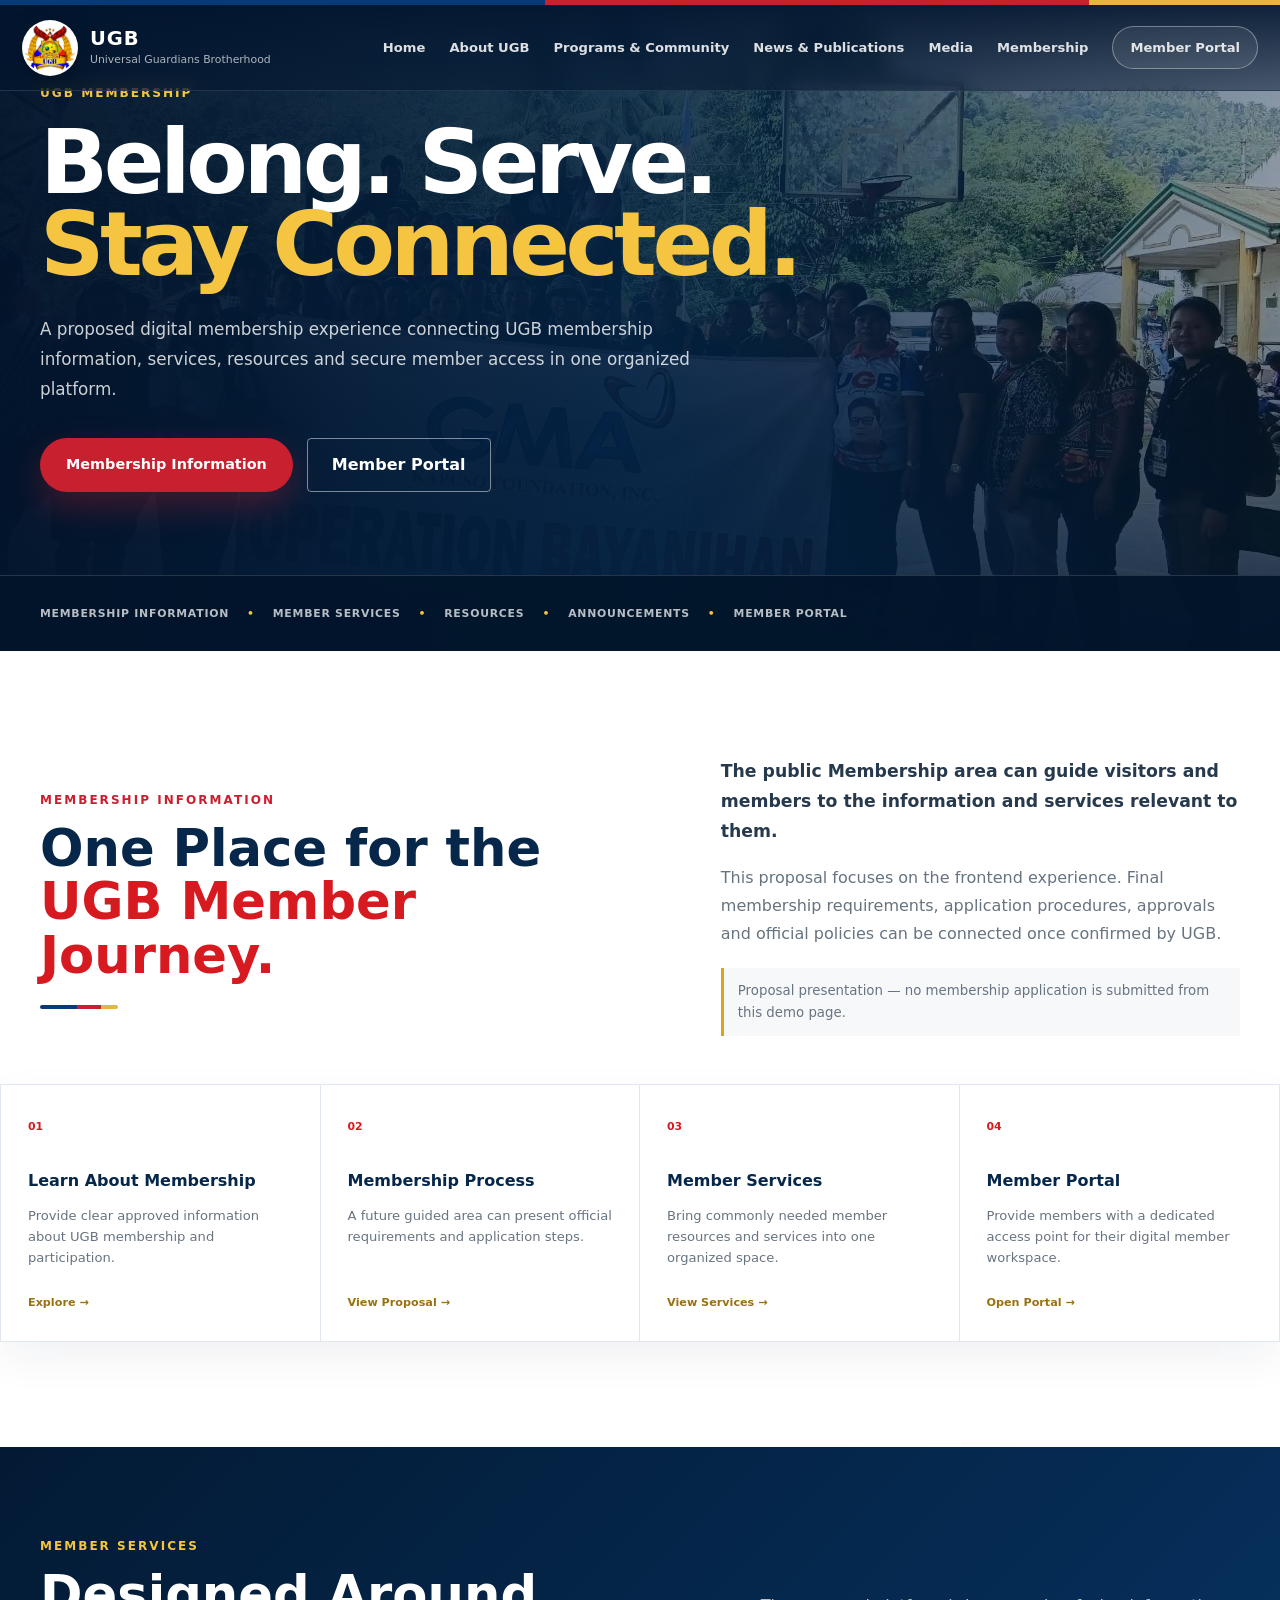
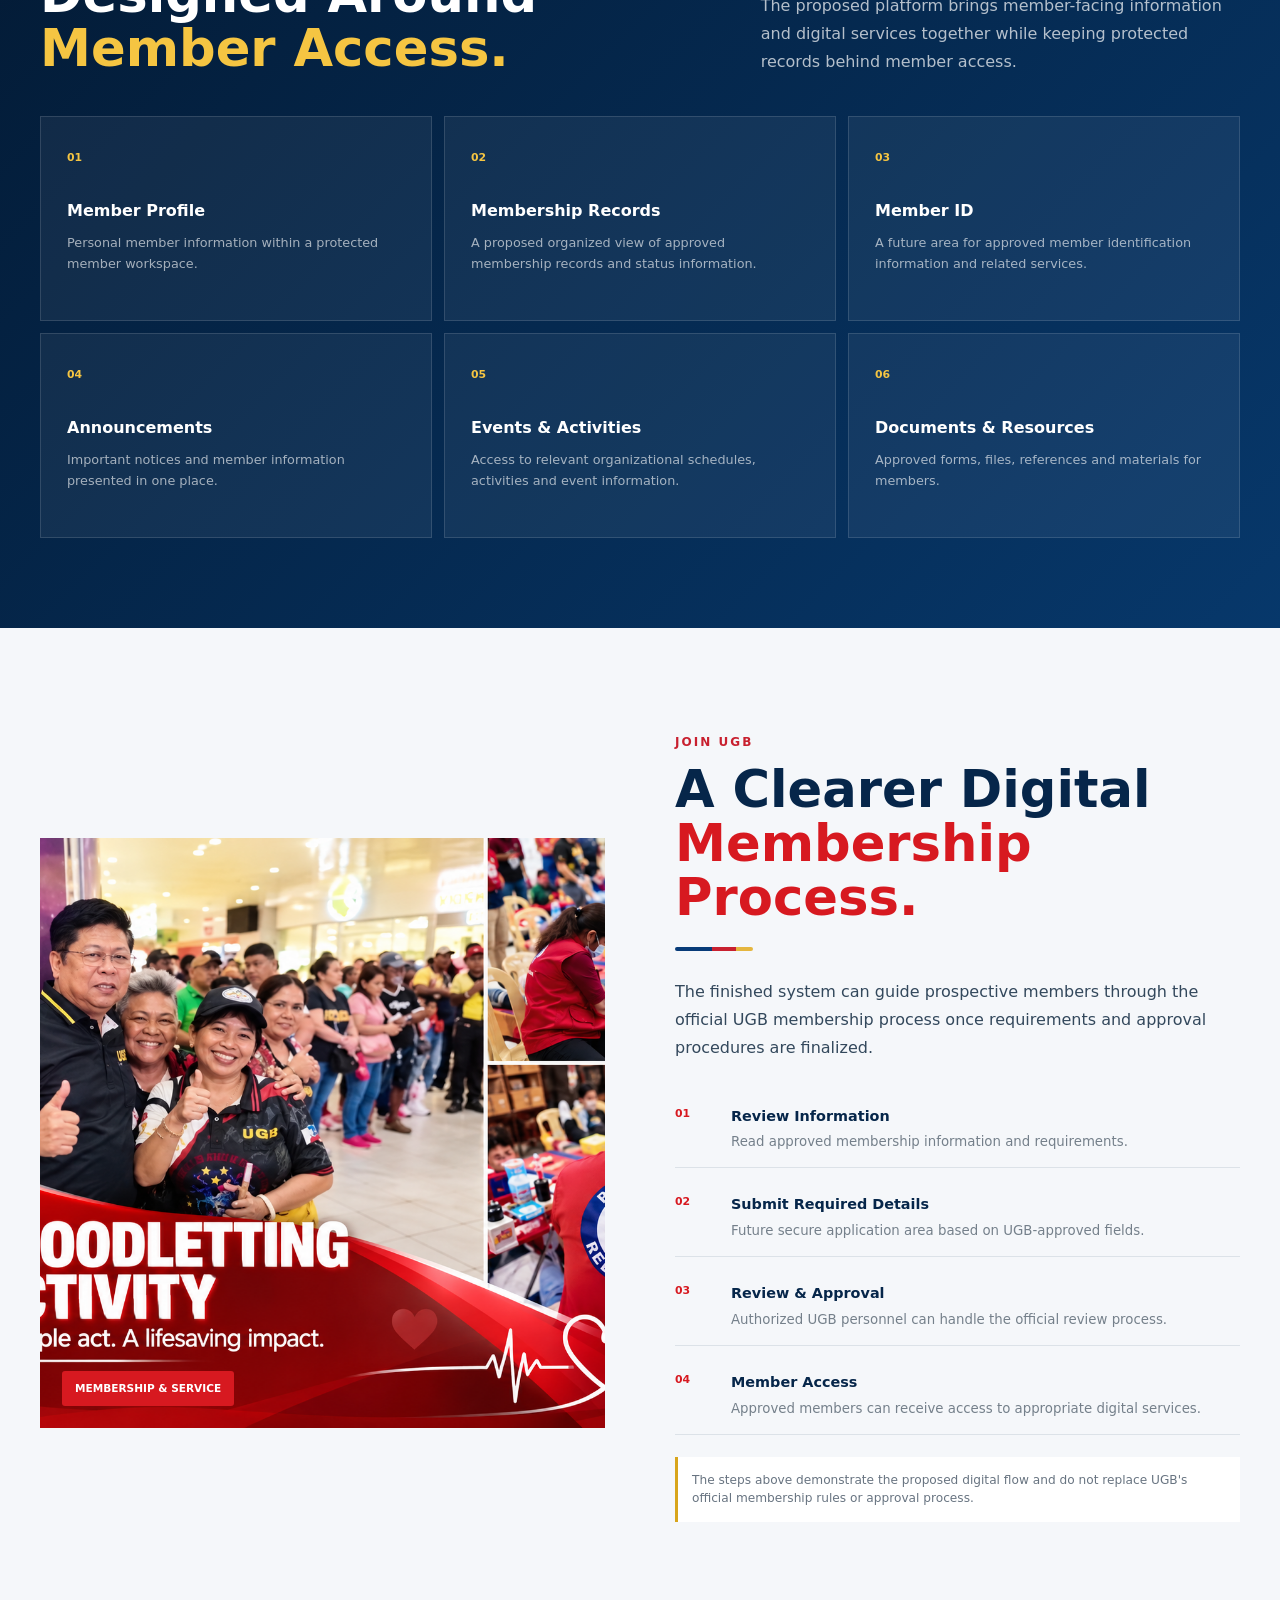
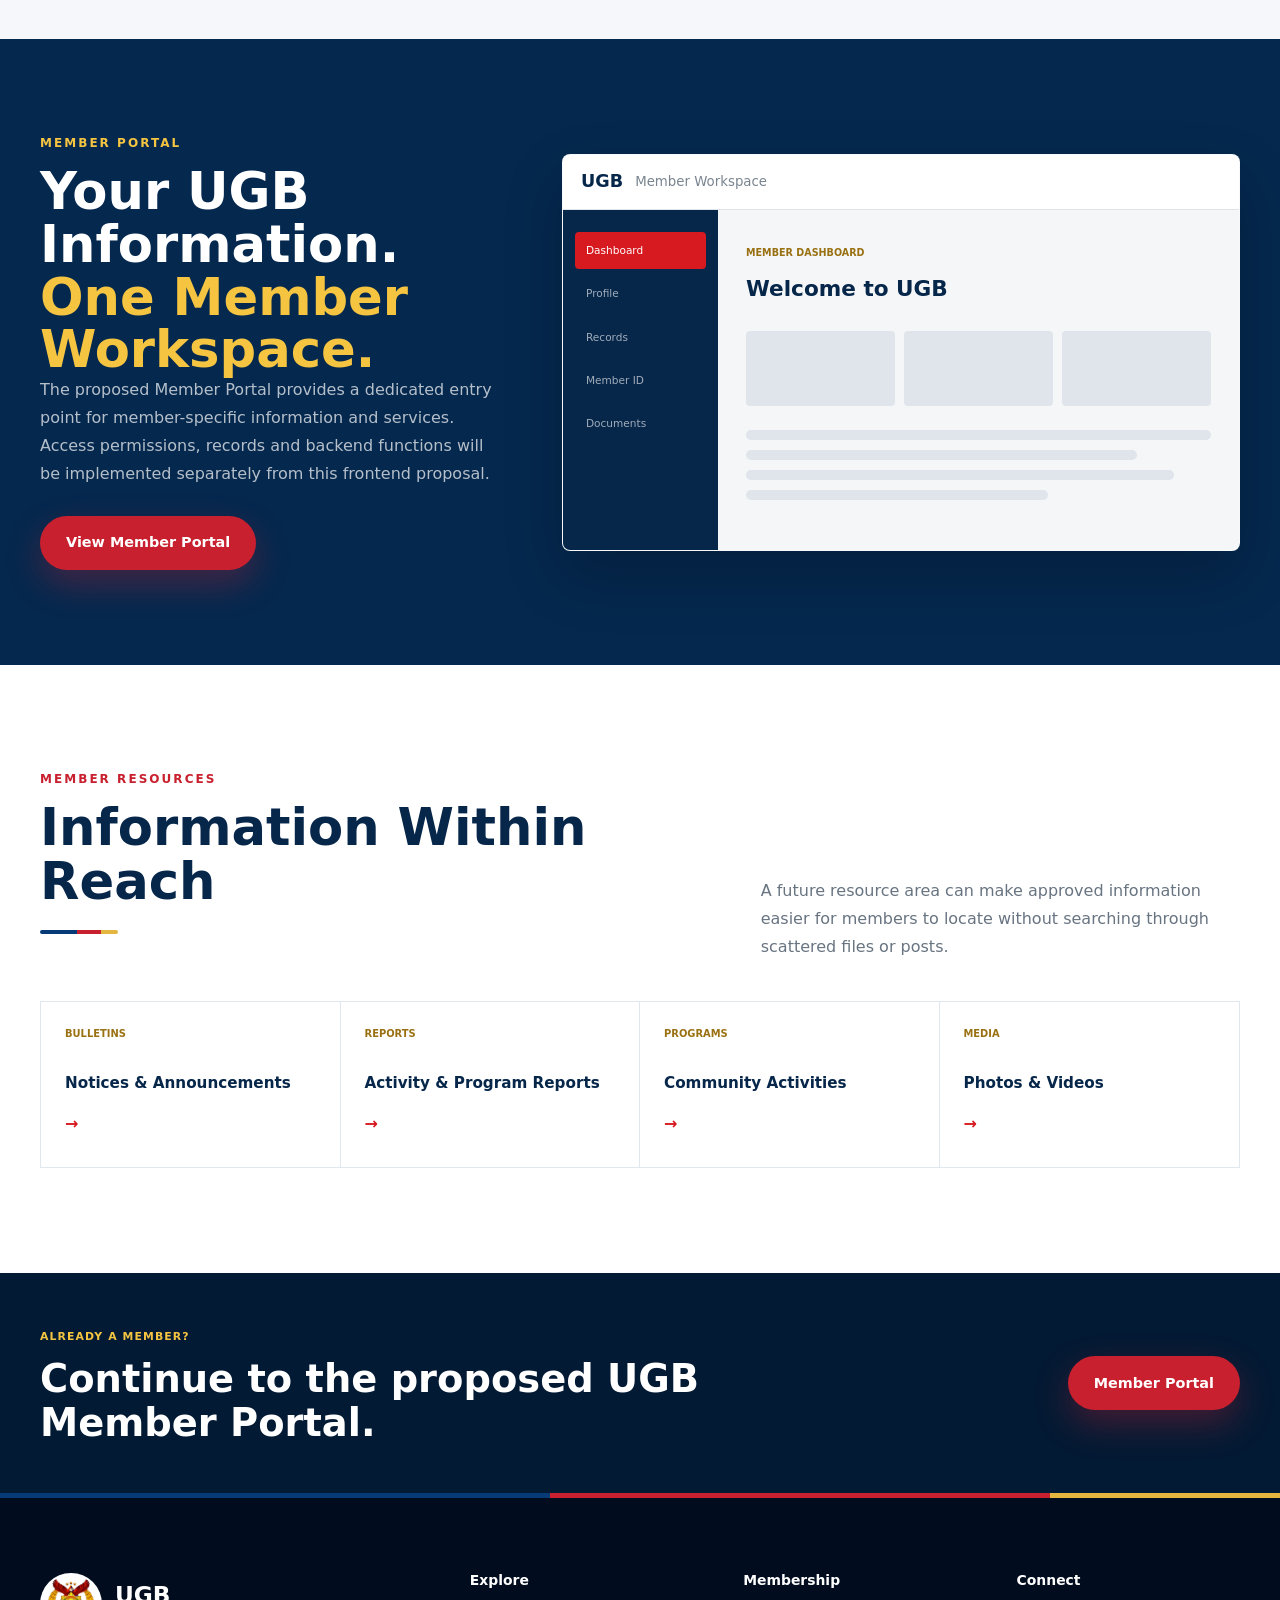
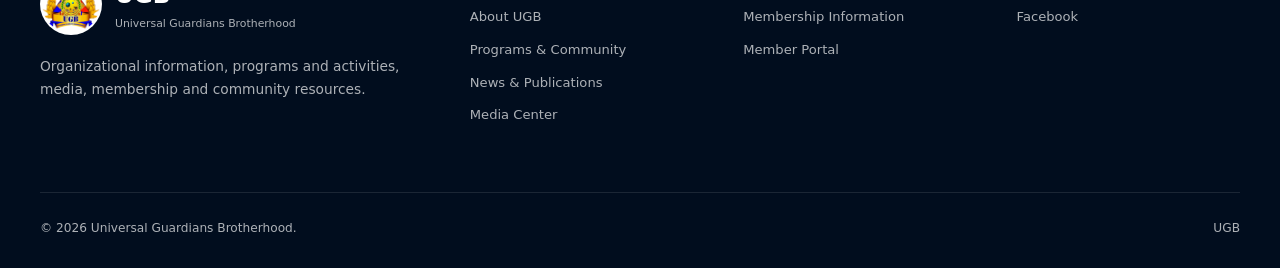
<file: pages/membership.html>
<!DOCTYPE html>
<html lang="en">

<head>
    <meta charset="UTF-8">
    <meta name="viewport" content="width=device-width, initial-scale=1.0">
    <meta name="description"
        content="UGB Membership — membership information, member services, resources and access to the proposed Universal Guardians Brotherhood digital member platform.">
    <title>Membership | Universal Guardians Brotherhood</title>
    <link rel="stylesheet" href="../css/style.css">
    <link rel="stylesheet" href="../css/pages/membership.css">
</head>

<body>

    <div class="top-accent" aria-hidden="true">
        <span class="accent-blue"></span>
        <span class="accent-red"></span>
        <span class="accent-gold"></span>
    </div>

    <header class="site-header">
        <div class="header-container">
            <a class="brand" href="../index.html" aria-label="UGB Home">
                <img src="../assets/logo/ugb-logo.jpg" alt="UGB logo" class="brand-logo">
                <div class="brand-text">
                    <strong>UGB</strong>
                    <span>Universal Guardians Brotherhood</span>
                </div>
            </a>

            <button class="nav-toggle" type="button" aria-label="Open navigation" aria-controls="main-navigation"
                aria-expanded="false">
                <span></span><span></span><span></span>
            </button>

            <nav class="main-nav" id="main-navigation" aria-label="Main navigation">
                <a href="../index.html">Home</a>
                <a href="about.html">About UGB</a>
                <a href="programs.html">Programs & Community</a>
                <a href="news.html">News & Publications</a>
                <a href="media.html">Media</a>
                <a href="membership.html" aria-current="page">Membership</a>
                <a href="../member/login.html" class="nav-facebook">Member Portal</a>
            </nav>
        </div>
    </header>

    <main>

        <section class="membership-hero">
            <div class="membership-hero-image">
                <img src="../assets/images/operation-bayanihan-group.jpg"
                    alt="UGB members participating in community service">
            </div>
            <div class="membership-hero-overlay"></div>

            <div class="section-container membership-hero-inner">
                <div class="membership-hero-copy">
                    <p class="membership-eyebrow">UGB Membership</p>
                    <h1>Belong. Serve.<span>Stay Connected.</span></h1>
                    <p>
                        A proposed digital membership experience connecting UGB
                        membership information, services, resources and secure
                        member access in one organized platform.
                    </p>
                    <div class="membership-actions">
                        <a href="#membership-information" class="button button-red">Membership Information</a>
                        <a href="../member/login.html" class="membership-outline">Member Portal</a>
                    </div>
                </div>
            </div>

            <div class="membership-strip">
                <div class="section-container membership-strip-inner">
                    <span>Membership Information</span><i>•</i>
                    <span>Member Services</span><i>•</i>
                    <span>Resources</span><i>•</i>
                    <span>Announcements</span><i>•</i>
                    <span>Member Portal</span>
                </div>
            </div>
        </section>


        <section class="section membership-intro" id="membership-information">
            <div class="section-container membership-intro-grid">
                <div>
                    <p class="section-kicker">Membership Information</p>
                    <h2>One Place for the<span>UGB Member Journey.</span></h2>
                    <div class="title-line"></div>
                </div>

                <div class="membership-intro-copy">
                    <p class="lead">
                        The public Membership area can guide visitors and members
                        to the information and services relevant to them.
                    </p>
                    <p>
                        This proposal focuses on the frontend experience. Final
                        membership requirements, application procedures,
                        approvals and official policies can be connected once
                        confirmed by UGB.
                    </p>
                    <small>Proposal presentation — no membership application is submitted from this demo page.</small>
                </div>
            </div>


            <div class="membership-path-grid">

                <article>
                    <span>01</span>
                    <strong>Learn About Membership</strong>
                    <p>Provide clear approved information about UGB membership and participation.</p>
                    <a href="#membership-services">Explore →</a>
                </article>

                <article>
                    <span>02</span>
                    <strong>Membership Process</strong>
                    <p>A future guided area can present official requirements and application steps.</p>
                    <a href="#join-ugb">View Proposal →</a>
                </article>

                <article>
                    <span>03</span>
                    <strong>Member Services</strong>
                    <p>Bring commonly needed member resources and services into one organized space.</p>
                    <a href="#membership-services">View Services →</a>
                </article>

                <article>
                    <span>04</span>
                    <strong>Member Portal</strong>
                    <p>Provide members with a dedicated access point for their digital member workspace.</p>
                    <a href="../member/login.html">Open Portal →</a>
                </article>

            </div>
        </section>


        <section class="membership-services" id="membership-services">
            <div class="section-container">
                <div class="membership-section-heading">
                    <div>
                        <p class="section-kicker membership-kicker-gold">Member Services</p>
                        <h2>Designed Around<span>Member Access.</span></h2>
                    </div>
                    <p>
                        The proposed platform brings member-facing information
                        and digital services together while keeping protected
                        records behind member access.
                    </p>
                </div>

                <div class="services-grid">
                    <div><span>01</span><strong>Member Profile</strong>
                        <p>Personal member information within a protected member workspace.</p>
                    </div>
                    <div><span>02</span><strong>Membership Records</strong>
                        <p>A proposed organized view of approved membership records and status information.</p>
                    </div>
                    <div><span>03</span><strong>Member ID</strong>
                        <p>A future area for approved member identification information and related services.</p>
                    </div>
                    <div><span>04</span><strong>Announcements</strong>
                        <p>Important notices and member information presented in one place.</p>
                    </div>
                    <div><span>05</span><strong>Events & Activities</strong>
                        <p>Access to relevant organizational schedules, activities and event information.</p>
                    </div>
                    <div><span>06</span><strong>Documents & Resources</strong>
                        <p>Approved forms, files, references and materials for members.</p>
                    </div>
                </div>
            </div>
        </section>


        <section class="section join-ugb" id="join-ugb">
            <div class="section-container join-layout">

                <div class="join-image">
                    <img src="../assets/images/ugb-blood-letting.jpg" alt="UGB community activity">
                    <span>Membership & Service</span>
                </div>

                <div class="join-copy">
                    <p class="section-kicker">Join UGB</p>
                    <h2>A Clearer Digital<span>Membership Process.</span></h2>
                    <div class="title-line"></div>

                    <p class="lead">
                        The finished system can guide prospective members through
                        the official UGB membership process once requirements and
                        approval procedures are finalized.
                    </p>

                    <div class="join-steps">
                        <div><b>01</b><span><strong>Review Information</strong><small>Read approved membership
                                    information and requirements.</small></span></div>
                        <div><b>02</b><span><strong>Submit Required Details</strong><small>Future secure application
                                    area based on UGB-approved fields.</small></span></div>
                        <div><b>03</b><span><strong>Review & Approval</strong><small>Authorized UGB personnel can handle
                                    the official review process.</small></span></div>
                        <div><b>04</b><span><strong>Member Access</strong><small>Approved members can receive access to
                                    appropriate digital services.</small></span></div>
                    </div>

                    <p class="join-note">
                        The steps above demonstrate the proposed digital flow and
                        do not replace UGB's official membership rules or approval process.
                    </p>
                </div>

            </div>
        </section>


        <section class="member-portal-feature">
            <div class="section-container portal-feature-grid">

                <div class="portal-feature-copy">
                    <p class="section-kicker membership-kicker-gold">Member Portal</p>
                    <h2>Your UGB Information.<span>One Member Workspace.</span></h2>
                    <p>
                        The proposed Member Portal provides a dedicated entry
                        point for member-specific information and services.
                        Access permissions, records and backend functions will
                        be implemented separately from this frontend proposal.
                    </p>

                    <a href="../member/login.html" class="button button-red">View Member Portal</a>
                </div>

                <div class="portal-preview" aria-label="Member portal proposal preview">
                    <div class="portal-preview-top">
                        <span>UGB</span>
                        <small>Member Workspace</small>
                    </div>
                    <div class="portal-preview-body">
                        <div class="preview-sidebar">
                            <span class="active">Dashboard</span>
                            <span>Profile</span>
                            <span>Records</span>
                            <span>Member ID</span>
                            <span>Documents</span>
                        </div>
                        <div class="preview-content">
                            <small>MEMBER DASHBOARD</small>
                            <strong>Welcome to UGB</strong>
                            <div class="preview-cards">
                                <i></i><i></i><i></i>
                            </div>
                            <div class="preview-lines">
                                <i></i><i></i><i></i><i></i>
                            </div>
                        </div>
                    </div>
                </div>

            </div>
        </section>


        <section class="section member-resources">
            <div class="section-container">
                <div class="membership-section-heading light-heading">
                    <div>
                        <p class="section-kicker">Member Resources</p>
                        <h2>Information Within Reach</h2>
                        <div class="title-line"></div>
                    </div>
                    <p>
                        A future resource area can make approved information
                        easier for members to locate without searching through
                        scattered files or posts.
                    </p>
                </div>

                <div class="resource-grid">
                    <a href="news.html#ugb-bulletin"><span>Bulletins</span><strong>Notices &
                            Announcements</strong><b>→</b></a>
                    <a href="news.html#ugb-report"><span>Reports</span><strong>Activity & Program
                            Reports</strong><b>→</b></a>
                    <a href="programs.html"><span>Programs</span><strong>Community Activities</strong><b>→</b></a>
                    <a href="media.html"><span>Media</span><strong>Photos & Videos</strong><b>→</b></a>
                </div>
            </div>
        </section>


        <section class="membership-next">
            <div class="section-container membership-next-inner">
                <div>
                    <span>Already a Member?</span>
                    <h2>Continue to the proposed UGB Member Portal.</h2>
                </div>
                <a href="../member/login.html" class="button button-red">Member Portal</a>
            </div>
        </section>

    </main>


    <footer class="site-footer">
        <div class="footer-accent"></div>
        <div class="section-container">
            <div class="footer-grid">

                <div class="footer-main">
                    <div class="footer-logo-row">
                        <img src="../assets/logo/ugb-logo.jpg" alt="UGB">
                        <div>
                            <strong>UGB</strong>
                            <span>Universal Guardians Brotherhood</span>
                        </div>
                    </div>
                    <p>Organizational information, programs and activities, media, membership and community resources.
                    </p>
                </div>

                <div>
                    <h3>Explore</h3>
                    <a href="about.html">About UGB</a>
                    <a href="programs.html">Programs & Community</a>
                    <a href="news.html">News & Publications</a>
                    <a href="media.html">Media Center</a>
                </div>

                <div>
                    <h3>Membership</h3>
                    <a href="membership.html">Membership Information</a>
                    <a href="../member/login.html">Member Portal</a>
                </div>

                <div>
                    <h3>Connect</h3>
                    <a href="https://www.facebook.com/ugbpartylist" target="_blank"
                        rel="noopener noreferrer">Facebook</a>
                </div>

            </div>

            <div class="footer-bottom">
                <span>© 2026 Universal Guardians Brotherhood.</span>
                <span>UGB</span>
            </div>
        </div>
    </footer>

    <script src="../js/app.js" defer></script>
</body>

</html>
</file>
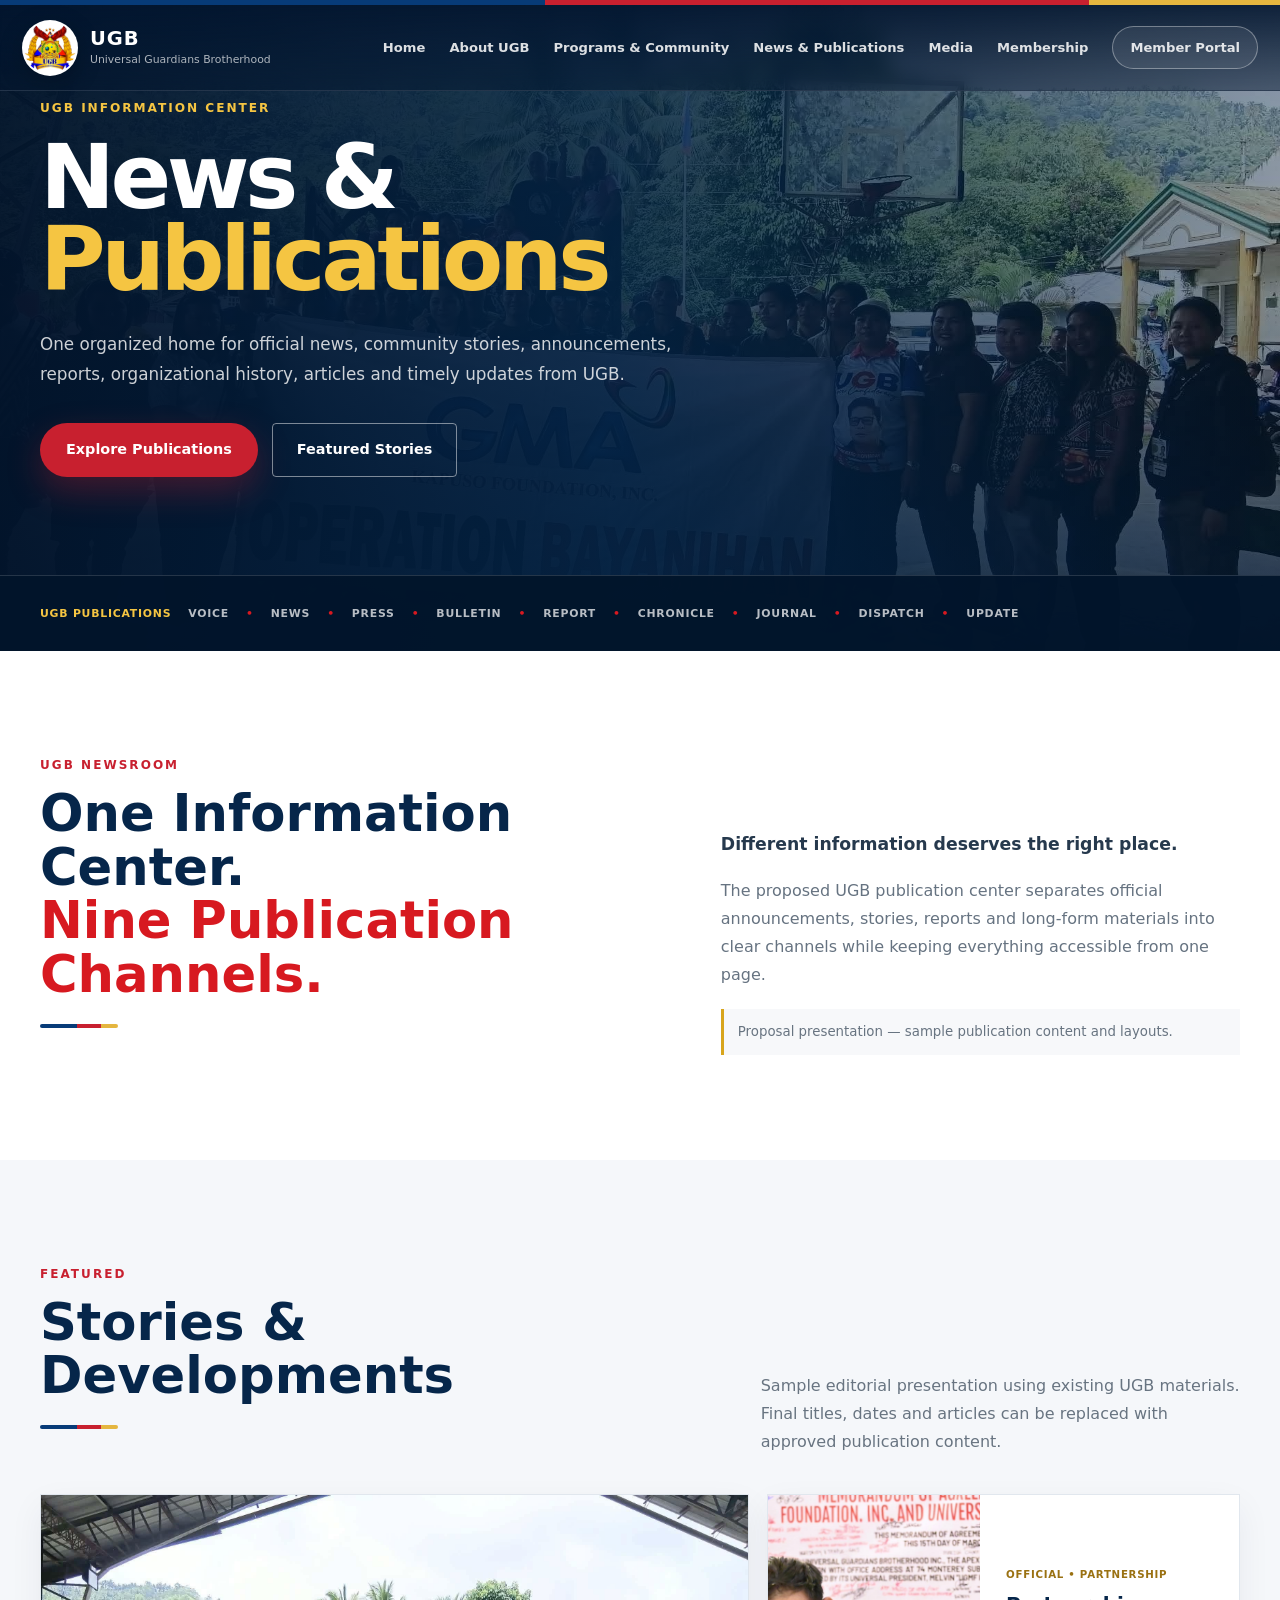
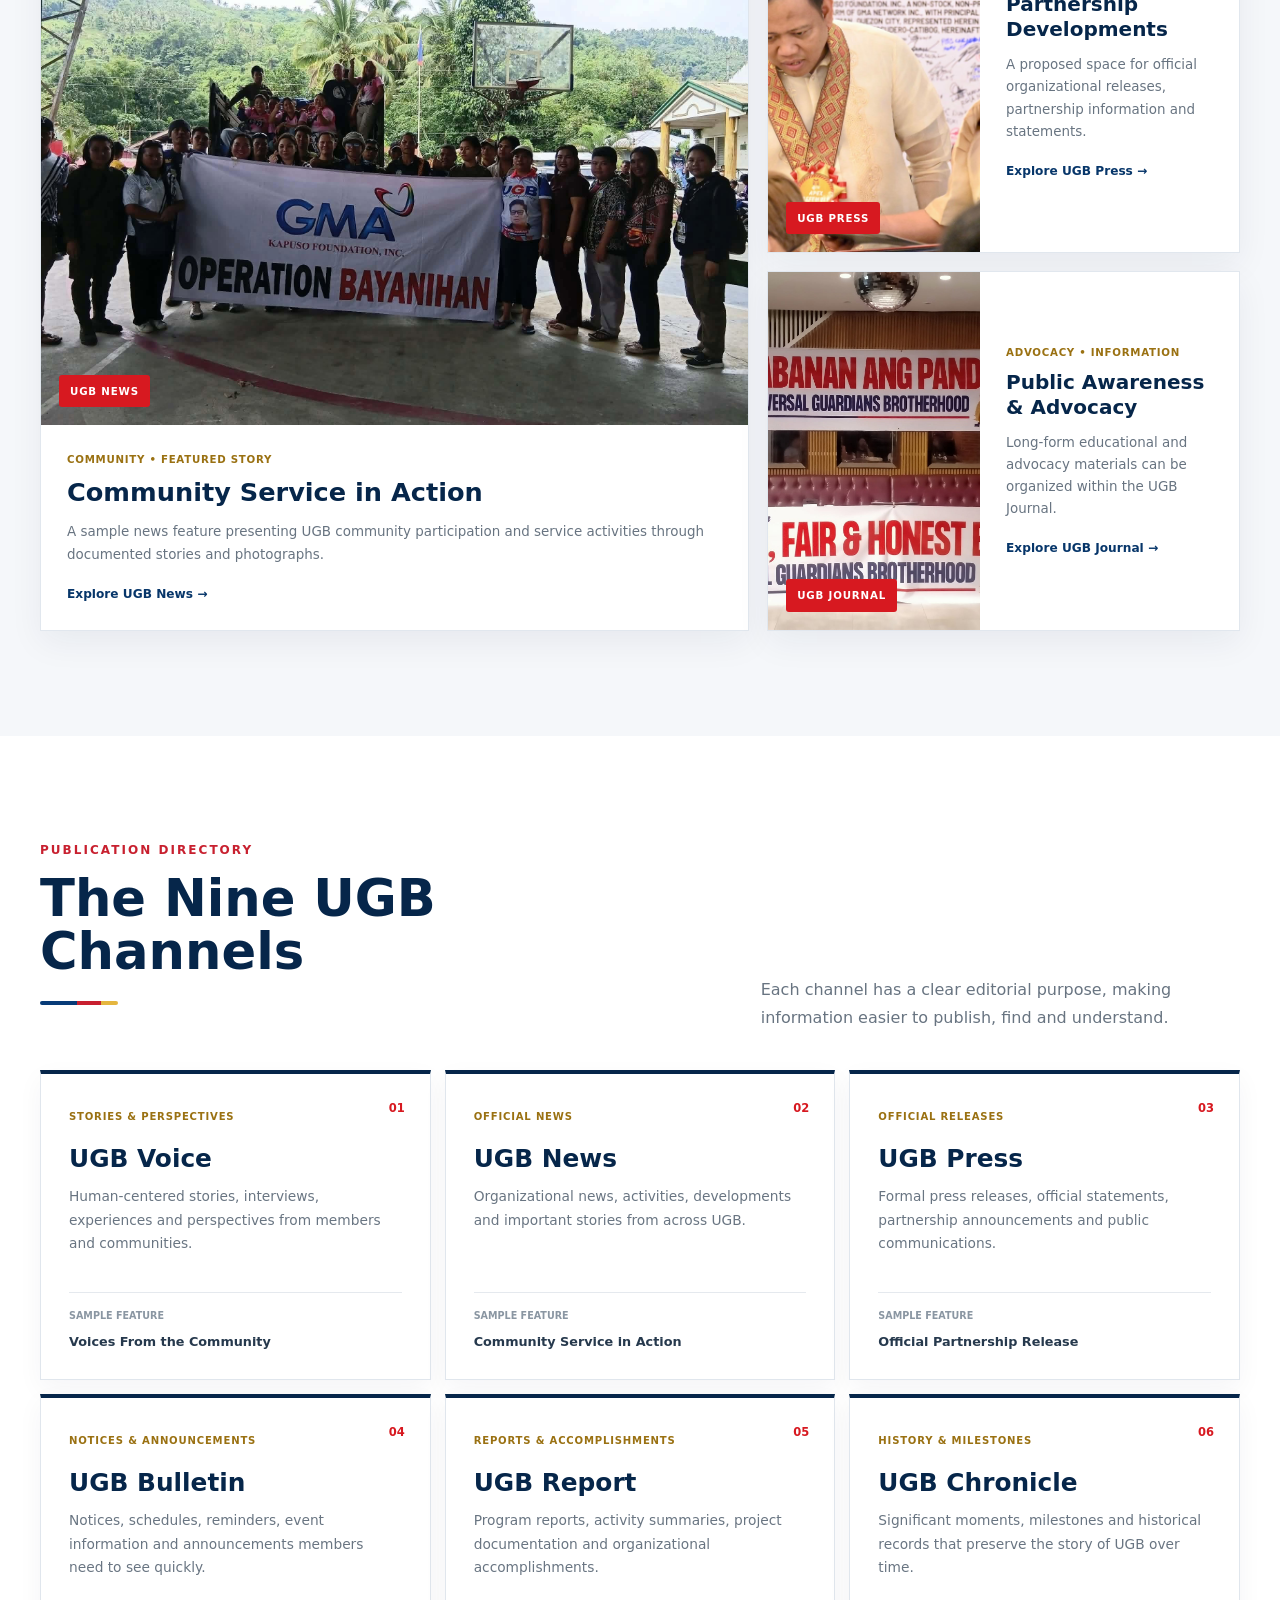
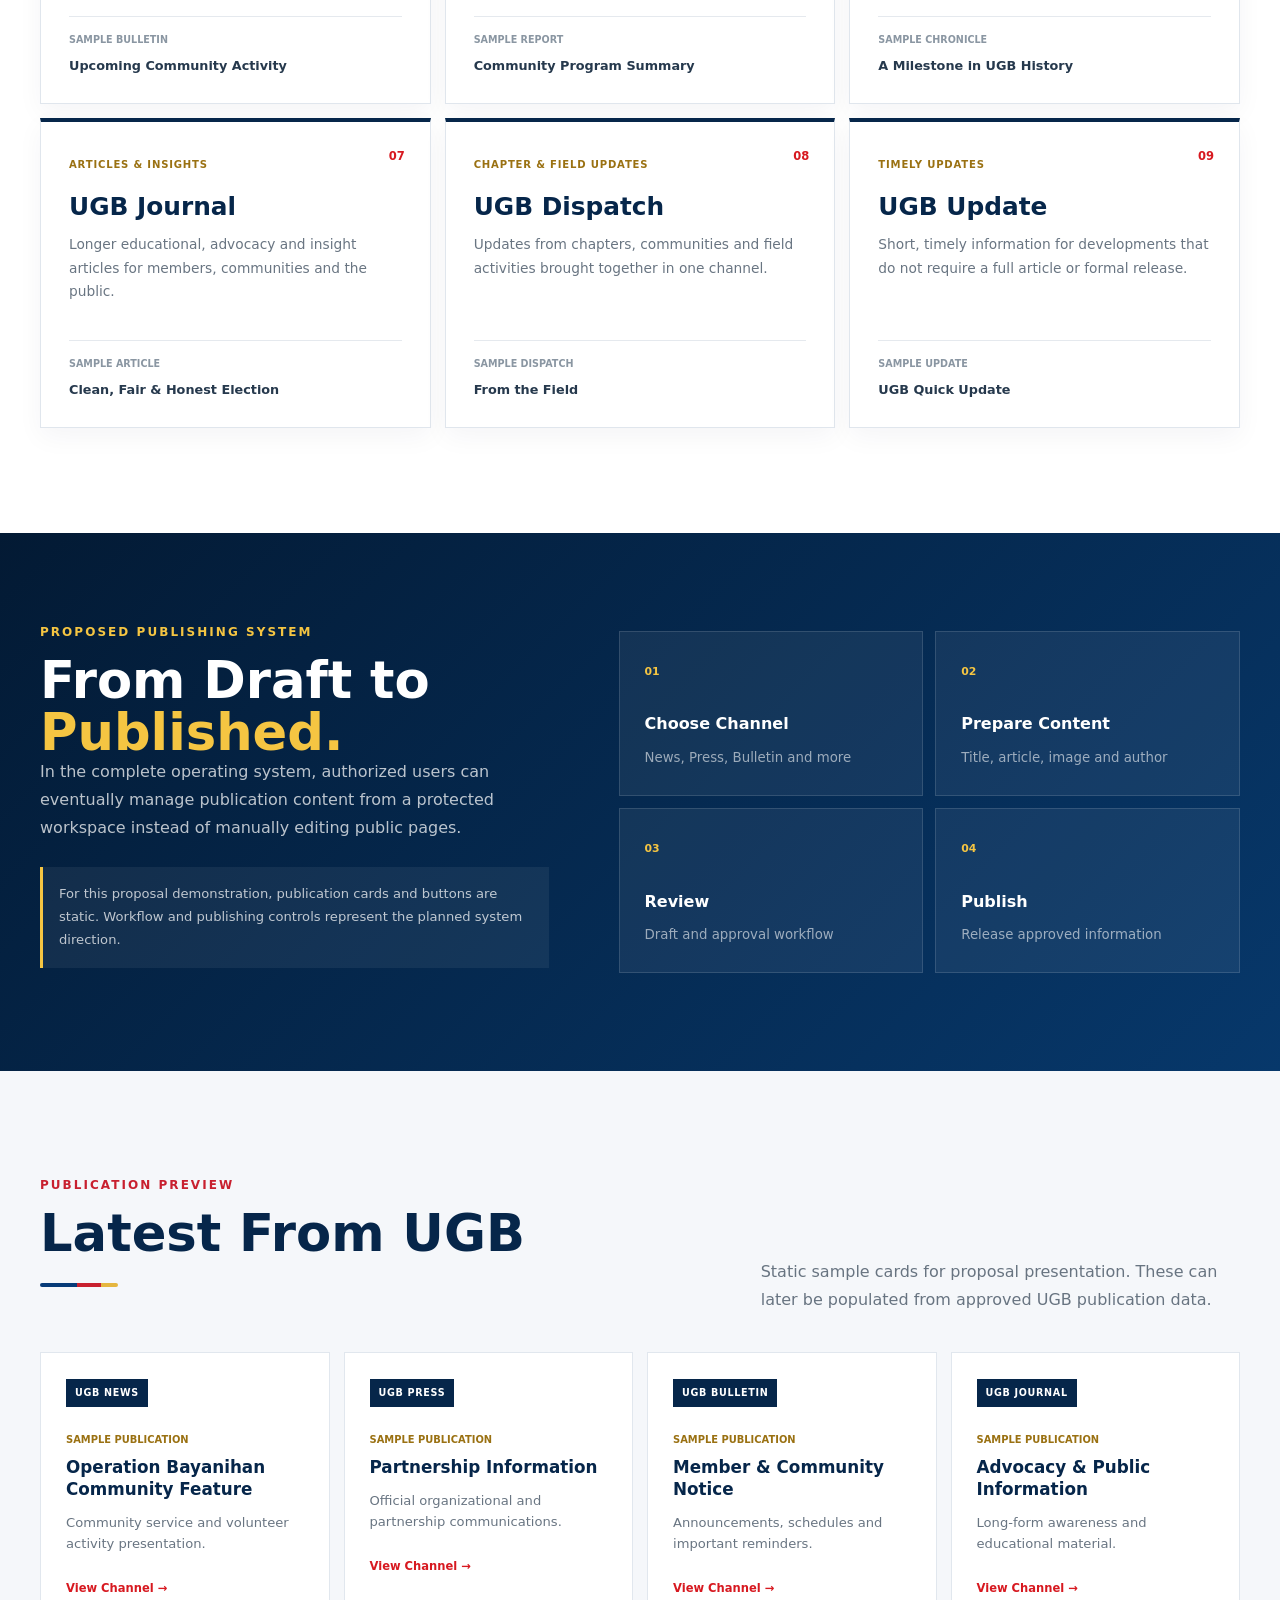
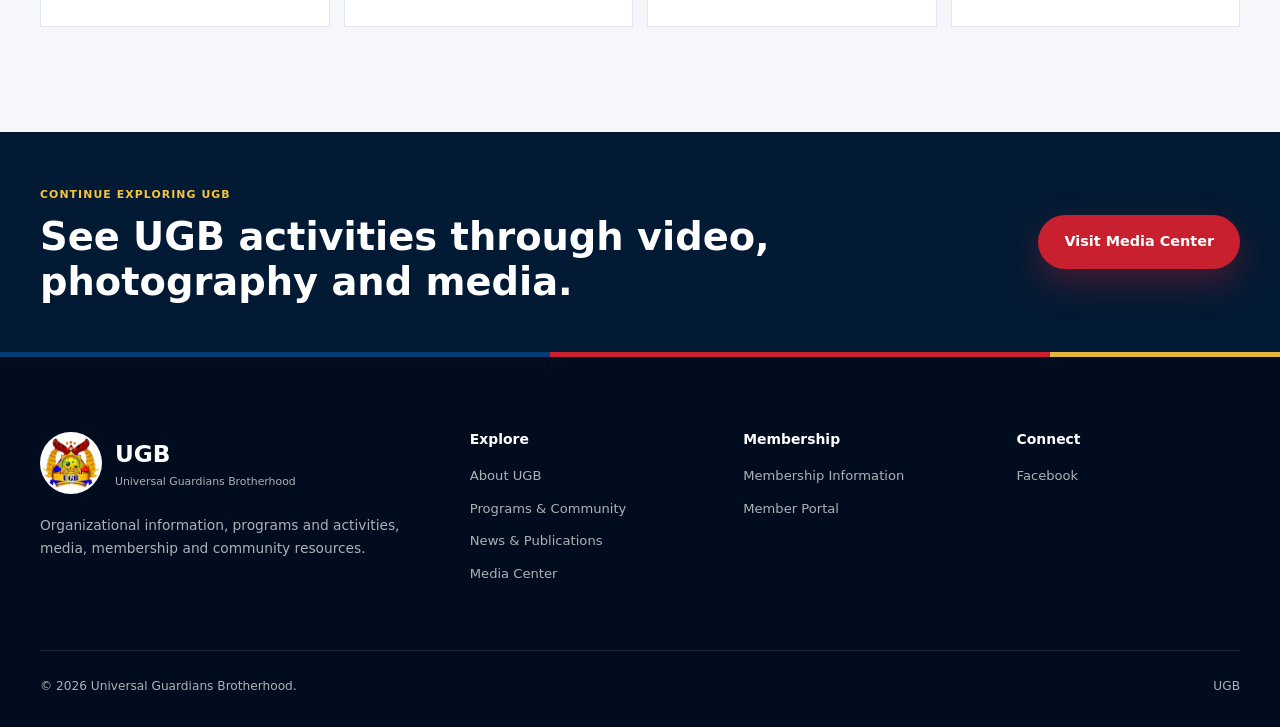
<file: pages/news.html>
<!DOCTYPE html>
<html lang="en">

<head>
    <meta charset="UTF-8">
    <meta name="viewport" content="width=device-width, initial-scale=1.0">
    <meta name="description"
        content="UGB News & Publications — official news, stories, statements, bulletins, reports, history, journal articles, field dispatches and updates.">
    <title>News & Publications | Universal Guardians Brotherhood</title>
    <link rel="stylesheet" href="../css/style.css">
    <link rel="stylesheet" href="../css/pages/news.css">
</head>

<body>

    <div class="top-accent" aria-hidden="true">
        <span class="accent-blue"></span>
        <span class="accent-red"></span>
        <span class="accent-gold"></span>
    </div>

    <header class="site-header">
        <div class="header-container">

            <a class="brand" href="../index.html" aria-label="UGB Home">
                <img src="../assets/logo/ugb-logo.jpg" alt="UGB logo" class="brand-logo">
                <div class="brand-text">
                    <strong>UGB</strong>
                    <span>Universal Guardians Brotherhood</span>
                </div>
            </a>

            <button class="nav-toggle" type="button" aria-label="Open navigation" aria-controls="main-navigation"
                aria-expanded="false">
                <span></span><span></span><span></span>
            </button>

            <nav class="main-nav" id="main-navigation" aria-label="Main navigation">
                <a href="../index.html">Home</a>
                <a href="about.html">About UGB</a>
                <a href="programs.html">Programs & Community</a>
                <a href="news.html" aria-current="page">News & Publications</a>
                <a href="media.html">Media</a>
                <a href="membership.html">Membership</a>
                <a href="../member/login.html" class="nav-facebook">Member Portal</a>
            </nav>

        </div>
    </header>

    <main>

        <!-- HERO -->
        <section class="news-hero">
            <div class="news-hero-bg">
                <img src="../assets/images/operation-bayanihan-group.jpg" alt="UGB community activity">
            </div>
            <div class="news-hero-overlay"></div>

            <div class="section-container news-hero-inner">
                <div class="news-hero-copy">
                    <p class="news-eyebrow">UGB Information Center</p>
                    <h1>News & <span>Publications</span></h1>
                    <p>
                        One organized home for official news, community stories,
                        announcements, reports, organizational history, articles
                        and timely updates from UGB.
                    </p>
                    <div class="news-hero-actions">
                        <a href="#publication-channels" class="button button-red">Explore Publications</a>
                        <a href="#featured" class="button news-button-outline">Featured Stories</a>
                    </div>
                </div>
            </div>

            <div class="news-ticker">
                <div class="section-container news-ticker-inner">
                    <strong>UGB PUBLICATIONS</strong>
                    <span>Voice</span><i>•</i><span>News</span><i>•</i><span>Press</span><i>•</i>
                    <span>Bulletin</span><i>•</i><span>Report</span><i>•</i><span>Chronicle</span><i>•</i>
                    <span>Journal</span><i>•</i><span>Dispatch</span><i>•</i><span>Update</span>
                </div>
            </div>
        </section>


        <!-- INTRO -->
        <section class="section newsroom-intro">
            <div class="section-container newsroom-intro-grid">
                <div>
                    <p class="section-kicker">UGB Newsroom</p>
                    <h2>One Information Center.<span>Nine Publication Channels.</span></h2>
                    <div class="title-line"></div>
                </div>
                <div class="newsroom-intro-copy">
                    <p class="lead">
                        Different information deserves the right place.
                    </p>
                    <p>
                        The proposed UGB publication center separates official
                        announcements, stories, reports and long-form materials
                        into clear channels while keeping everything accessible
                        from one page.
                    </p>
                    <small>Proposal presentation — sample publication content and layouts.</small>
                </div>
            </div>
        </section>


        <!-- FEATURED -->
        <section class="section featured-news" id="featured">
            <div class="section-container">

                <div class="news-section-heading">
                    <div>
                        <p class="section-kicker">Featured</p>
                        <h2>Stories & Developments</h2>
                        <div class="title-line"></div>
                    </div>
                    <p>
                        Sample editorial presentation using existing UGB
                        materials. Final titles, dates and articles can be
                        replaced with approved publication content.
                    </p>
                </div>

                <div class="featured-news-grid">

                    <article class="featured-story featured-story-main">
                        <div class="story-image">
                            <img src="../assets/images/operation-bayanihan-group.jpg"
                                alt="UGB Operation Bayanihan community activity">
                            <span class="story-tag">UGB News</span>
                        </div>
                        <div class="story-content">
                            <span class="story-meta">Community • Featured Story</span>
                            <h3>Community Service in Action</h3>
                            <p>
                                A sample news feature presenting UGB community
                                participation and service activities through
                                documented stories and photographs.
                            </p>
                            <a href="#ugb-news">Explore UGB News <span>→</span></a>
                        </div>
                    </article>

                    <article class="featured-story">
                        <div class="story-image">
                            <img src="../assets/images/gma-kapuso-ugb-partnership.jpg" alt="UGB partnership activity">
                            <span class="story-tag">UGB Press</span>
                        </div>
                        <div class="story-content">
                            <span class="story-meta">Official • Partnership</span>
                            <h3>Partnership Developments</h3>
                            <p>
                                A proposed space for official organizational
                                releases, partnership information and statements.
                            </p>
                            <a href="#ugb-press">Explore UGB Press <span>→</span></a>
                        </div>
                    </article>

                    <article class="featured-story">
                        <div class="story-image">
                            <img src="../assets/images/clean-fair-honest-election-campaign.jpg"
                                alt="UGB Clean, Fair and Honest Election advocacy material">
                            <span class="story-tag">UGB Journal</span>
                        </div>
                        <div class="story-content">
                            <span class="story-meta">Advocacy • Information</span>
                            <h3>Public Awareness & Advocacy</h3>
                            <p>
                                Long-form educational and advocacy materials can
                                be organized within the UGB Journal.
                            </p>
                            <a href="#ugb-journal">Explore UGB Journal <span>→</span></a>
                        </div>
                    </article>

                </div>
            </div>
        </section>


        <!-- NINE CHANNELS -->
        <section class="section publication-channels" id="publication-channels">
            <div class="section-container">

                <div class="news-section-heading">
                    <div>
                        <p class="section-kicker">Publication Directory</p>
                        <h2>The Nine UGB Channels</h2>
                        <div class="title-line"></div>
                    </div>
                    <p>
                        Each channel has a clear editorial purpose, making
                        information easier to publish, find and understand.
                    </p>
                </div>

                <div class="publication-grid">

                    <article class="publication-card" id="ugb-voice">
                        <span class="publication-number">01</span>
                        <span class="publication-type">Stories & Perspectives</span>
                        <h3>UGB Voice</h3>
                        <p>
                            Human-centered stories, interviews, experiences and
                            perspectives from members and communities.
                        </p>
                        <div class="publication-sample">
                            <small>Sample Feature</small>
                            <strong>Voices From the Community</strong>
                        </div>
                    </article>

                    <article class="publication-card" id="ugb-news">
                        <span class="publication-number">02</span>
                        <span class="publication-type">Official News</span>
                        <h3>UGB News</h3>
                        <p>
                            Organizational news, activities, developments and
                            important stories from across UGB.
                        </p>
                        <div class="publication-sample">
                            <small>Sample Feature</small>
                            <strong>Community Service in Action</strong>
                        </div>
                    </article>

                    <article class="publication-card" id="ugb-press">
                        <span class="publication-number">03</span>
                        <span class="publication-type">Official Releases</span>
                        <h3>UGB Press</h3>
                        <p>
                            Formal press releases, official statements,
                            partnership announcements and public communications.
                        </p>
                        <div class="publication-sample">
                            <small>Sample Feature</small>
                            <strong>Official Partnership Release</strong>
                        </div>
                    </article>

                    <article class="publication-card" id="ugb-bulletin">
                        <span class="publication-number">04</span>
                        <span class="publication-type">Notices & Announcements</span>
                        <h3>UGB Bulletin</h3>
                        <p>
                            Notices, schedules, reminders, event information
                            and announcements members need to see quickly.
                        </p>
                        <div class="publication-sample">
                            <small>Sample Bulletin</small>
                            <strong>Upcoming Community Activity</strong>
                        </div>
                    </article>

                    <article class="publication-card" id="ugb-report">
                        <span class="publication-number">05</span>
                        <span class="publication-type">Reports & Accomplishments</span>
                        <h3>UGB Report</h3>
                        <p>
                            Program reports, activity summaries, project
                            documentation and organizational accomplishments.
                        </p>
                        <div class="publication-sample">
                            <small>Sample Report</small>
                            <strong>Community Program Summary</strong>
                        </div>
                    </article>

                    <article class="publication-card" id="ugb-chronicle">
                        <span class="publication-number">06</span>
                        <span class="publication-type">History & Milestones</span>
                        <h3>UGB Chronicle</h3>
                        <p>
                            Significant moments, milestones and historical
                            records that preserve the story of UGB over time.
                        </p>
                        <div class="publication-sample">
                            <small>Sample Chronicle</small>
                            <strong>A Milestone in UGB History</strong>
                        </div>
                    </article>

                    <article class="publication-card" id="ugb-journal">
                        <span class="publication-number">07</span>
                        <span class="publication-type">Articles & Insights</span>
                        <h3>UGB Journal</h3>
                        <p>
                            Longer educational, advocacy and insight articles
                            for members, communities and the public.
                        </p>
                        <div class="publication-sample">
                            <small>Sample Article</small>
                            <strong>Clean, Fair & Honest Election</strong>
                        </div>
                    </article>

                    <article class="publication-card" id="ugb-dispatch">
                        <span class="publication-number">08</span>
                        <span class="publication-type">Chapter & Field Updates</span>
                        <h3>UGB Dispatch</h3>
                        <p>
                            Updates from chapters, communities and field
                            activities brought together in one channel.
                        </p>
                        <div class="publication-sample">
                            <small>Sample Dispatch</small>
                            <strong>From the Field</strong>
                        </div>
                    </article>

                    <article class="publication-card" id="ugb-update">
                        <span class="publication-number">09</span>
                        <span class="publication-type">Timely Updates</span>
                        <h3>UGB Update</h3>
                        <p>
                            Short, timely information for developments that
                            do not require a full article or formal release.
                        </p>
                        <div class="publication-sample">
                            <small>Sample Update</small>
                            <strong>UGB Quick Update</strong>
                        </div>
                    </article>

                </div>
            </div>
        </section>


        <!-- HOW IT CAN WORK -->
        <section class="news-platform">
            <div class="section-container news-platform-grid">

                <div class="news-platform-copy">
                    <p class="section-kicker news-kicker-gold">Proposed Publishing System</p>
                    <h2>From Draft to <span>Published.</span></h2>
                    <p>
                        In the complete operating system, authorized users can
                        eventually manage publication content from a protected
                        workspace instead of manually editing public pages.
                    </p>
                    <p class="proposal-note">
                        For this proposal demonstration, publication cards and
                        buttons are static. Workflow and publishing controls
                        represent the planned system direction.
                    </p>
                </div>

                <div class="workflow-grid">
                    <div><span>01</span><strong>Choose Channel</strong><small>News, Press, Bulletin and more</small>
                    </div>
                    <div><span>02</span><strong>Prepare Content</strong><small>Title, article, image and author</small>
                    </div>
                    <div><span>03</span><strong>Review</strong><small>Draft and approval workflow</small></div>
                    <div><span>04</span><strong>Publish</strong><small>Release approved information</small></div>
                </div>

            </div>
        </section>


        <!-- LATEST SAMPLE -->
        <section class="section latest-publications">
            <div class="section-container">

                <div class="news-section-heading">
                    <div>
                        <p class="section-kicker">Publication Preview</p>
                        <h2>Latest From UGB</h2>
                        <div class="title-line"></div>
                    </div>
                    <p>
                        Static sample cards for proposal presentation. These can
                        later be populated from approved UGB publication data.
                    </p>
                </div>

                <div class="latest-grid">

                    <article>
                        <span class="latest-label">UGB News</span>
                        <small>Sample Publication</small>
                        <h3>Operation Bayanihan Community Feature</h3>
                        <p>Community service and volunteer activity presentation.</p>
                        <a href="#ugb-news">View Channel →</a>
                    </article>

                    <article>
                        <span class="latest-label">UGB Press</span>
                        <small>Sample Publication</small>
                        <h3>Partnership Information</h3>
                        <p>Official organizational and partnership communications.</p>
                        <a href="#ugb-press">View Channel →</a>
                    </article>

                    <article>
                        <span class="latest-label">UGB Bulletin</span>
                        <small>Sample Publication</small>
                        <h3>Member & Community Notice</h3>
                        <p>Announcements, schedules and important reminders.</p>
                        <a href="#ugb-bulletin">View Channel →</a>
                    </article>

                    <article>
                        <span class="latest-label">UGB Journal</span>
                        <small>Sample Publication</small>
                        <h3>Advocacy & Public Information</h3>
                        <p>Long-form awareness and educational material.</p>
                        <a href="#ugb-journal">View Channel →</a>
                    </article>

                </div>
            </div>
        </section>


        <!-- NEXT -->
        <section class="news-next">
            <div class="section-container news-next-inner">
                <div>
                    <span>Continue Exploring UGB</span>
                    <h2>See UGB activities through video, photography and media.</h2>
                </div>
                <a href="media.html" class="button button-red">Visit Media Center</a>
            </div>
        </section>

    </main>


    <footer class="site-footer">
        <div class="footer-accent"></div>
        <div class="section-container">
            <div class="footer-grid">

                <div class="footer-main">
                    <div class="footer-logo-row">
                        <img src="../assets/logo/ugb-logo.jpg" alt="UGB">
                        <div>
                            <strong>UGB</strong>
                            <span>Universal Guardians Brotherhood</span>
                        </div>
                    </div>
                    <p>
                        Organizational information, programs and activities,
                        media, membership and community resources.
                    </p>
                </div>

                <div>
                    <h3>Explore</h3>
                    <a href="about.html">About UGB</a>
                    <a href="programs.html">Programs & Community</a>
                    <a href="news.html">News & Publications</a>
                    <a href="media.html">Media Center</a>
                </div>

                <div>
                    <h3>Membership</h3>
                    <a href="membership.html">Membership Information</a>
                    <a href="../member/login.html">Member Portal</a>
                </div>

                <div>
                    <h3>Connect</h3>
                    <a href="https://www.facebook.com/ugbpartylist" target="_blank"
                        rel="noopener noreferrer">Facebook</a>
                </div>

            </div>

            <div class="footer-bottom">
                <span>© 2026 Universal Guardians Brotherhood.</span>
                <span>UGB</span>
            </div>
        </div>
    </footer>

    <script src="../js/app.js" defer></script>
</body>

</html>
</file>
<file: confederations/confederation-form.css>
/* =========================================================
   UGB CENTRAL CONFEDERATION INFORMATION
   MATCHED TO THE NEW submit.html
========================================================= */

* {
    box-sizing: border-box;
}

:root {
    --ugb-navy: #061a42;
    --ugb-deep-blue: #082b68;
    --ugb-blue: #0754b8;
    --ugb-bright-blue: #0870d8;
    --ugb-red: #c91f32;
    --ugb-gold: #e1a51a;
    --ugb-light-gold: #ffd55a;
    --ugb-white: #ffffff;
    --ugb-text: #102650;
    --ugb-muted: #6a7890;
    --ugb-line: #dce5f0;
}


/* =========================================================
   RESET
========================================================= */

html,
body {
    margin: 0;
    padding: 0;
    width: 100%;
}

body.confederation-form-page {
    min-height: 100vh;
    overflow-x: hidden;

    font-family: Arial, Helvetica, sans-serif;
    color: var(--ugb-text);

    background:
        radial-gradient(circle at 50% 12%,
            rgba(25, 103, 210, 0.42),
            transparent 34%),
        linear-gradient(180deg,
            #031434 0%,
            #06265c 50%,
            #03183d 100%);
}


/* =========================================================
   TOP BLUE / RED / GOLD STRIPE
========================================================= */

body.confederation-form-page::before {
    content: "";

    position: fixed;
    top: 0;
    left: 0;
    z-index: 9999;

    width: 100%;
    height: 7px;

    background:
        linear-gradient(90deg,
            #0754b8 0 33%,
            #ce2638 33% 66%,
            #e5ad22 66% 100%);
}


/* =========================================================
   UGB HERO
========================================================= */

.confederation-hero {
    position: relative;

    width: 100%;
    min-height: 330px;

    overflow: hidden;

    background:
        radial-gradient(ellipse at 50% 20%,
            rgba(19, 105, 218, 0.65) 0%,
            rgba(7, 56, 126, 0.50) 38%,
            rgba(3, 25, 62, 0.92) 78%),
        linear-gradient(135deg,
            #03183e,
            #073a83,
            #03183e);

    border-bottom: 2px solid var(--ugb-gold);
}


/* =========================================================
   DIGITAL WORLD / NETWORK EFFECT
========================================================= */

.confederation-hero-globe {
    position: absolute;

    top: -190px;
    left: 50%;

    width: 900px;
    height: 500px;

    transform: translateX(-50%);

    border: 1px solid rgba(80, 180, 255, 0.20);
    border-radius: 50%;

    background:
        repeating-radial-gradient(circle at center,
            transparent 0 38px,
            rgba(83, 176, 255, 0.08) 39px 40px),
        repeating-linear-gradient(90deg,
            transparent 0 80px,
            rgba(83, 176, 255, 0.07) 81px 82px);

    opacity: 0.95;
}


.confederation-hero-globe::before {
    content: "";

    position: absolute;
    inset: 0;

    border-radius: 50%;

    background:
        radial-gradient(circle,
            transparent 45%,
            rgba(53, 159, 255, 0.12) 46%,
            transparent 48%);
}


/* =========================================================
   HERO CONTENT
========================================================= */

.confederation-hero-inner {
    position: relative;
    z-index: 3;

    width: min(1380px, calc(100% - 80px));
    min-height: 310px;

    margin: 0 auto;

    display: grid;
    grid-template-columns: 1fr 1.35fr 1fr;

    gap: 40px;

    align-items: center;

    padding: 35px 0 40px;
}


/* =========================================================
   HERO LEFT
========================================================= */

.hero-message {
    display: flex;
    flex-direction: column;

    gap: 7px;

    color: #ffffff;

    font-size: 16px;
    font-weight: 800;

    letter-spacing: 4px;
    line-height: 1.15;

    text-shadow:
        0 3px 7px rgba(0, 0, 0, 0.35);
}


.hero-message strong {
    margin-top: 3px;

    color: #ffffff;

    font-size: 17px;
    font-weight: 900;

    letter-spacing: 4px;
}


.hero-message-line {
    width: 88px;
    height: 3px;

    margin-top: 11px;

    border-radius: 999px;

    background:
        linear-gradient(90deg,
            var(--ugb-gold),
            var(--ugb-light-gold));
}


/* =========================================================
   HERO EMBLEM
========================================================= */

.hero-emblem {
    position: relative;

    display: flex;
    align-items: center;
    justify-content: center;

    min-height: 245px;
}


.hero-stars {
    position: absolute;

    top: -5px;
    left: 50%;

    transform: translateX(-50%);

    z-index: 5;

    color: var(--ugb-light-gold);

    font-size: 18px;
    font-weight: 900;

    letter-spacing: 7px;

    text-shadow:
        0 3px 7px rgba(0, 0, 0, 0.40);
}


/* IMPORTANT:
   prevents the UGB logo from becoming Godzilla again */

.confederation-hero .hero-emblem img {
    display: block !important;

    width: 270px !important;
    max-width: 270px !important;

    height: 235px !important;
    max-height: 235px !important;

    margin: 0 auto !important;

    object-fit: contain !important;
    object-position: center !important;

    position: static !important;

    transform: none !important;

    filter:
        drop-shadow(0 15px 18px rgba(0, 0, 0, 0.42));
}


/* =========================================================
   HERO RIGHT
========================================================= */

.hero-values {
    display: grid;

    gap: 16px;
}


.hero-value {
    display: grid;

    grid-template-columns: 44px 1fr;

    gap: 13px;

    align-items: center;
}


.hero-value-icon {
    width: 40px;
    height: 40px;

    display: flex;
    align-items: center;
    justify-content: center;

    border: 2px solid var(--ugb-gold);

    border-radius: 50%;

    color: var(--ugb-light-gold);

    font-size: 19px;
    font-weight: 900;
}


.hero-value strong {
    display: block;

    color: #ffffff;

    font-size: 13px;
    font-weight: 900;

    letter-spacing: 1.2px;
}


.hero-value span {
    display: block;

    margin-top: 2px;

    color: #dbe7fa;

    font-size: 11px;

    letter-spacing: 0.7px;
}


/* =========================================================
   RED / BLUE / GOLD RIBBON
========================================================= */

.ugb-ribbon {
    position: absolute;

    z-index: 4;

    left: -2%;
    bottom: -1px;

    width: 104%;
    height: 38px;

    overflow: hidden;
}


.ugb-ribbon span {
    position: absolute;

    display: block;

    width: 100%;
}


.ribbon-blue {
    top: 0;

    height: 29px;

    background: #0753b4;

    clip-path:
        polygon(0 5%,
            50% 68%,
            100% 5%,
            100% 43%,
            50% 100%,
            0 45%);
}


.ribbon-red {
    top: 8px;

    height: 27px;

    background: #c81f32;

    clip-path:
        polygon(0 0,
            50% 63%,
            100% 0,
            100% 42%,
            50% 100%,
            0 43%);
}


.ribbon-gold {
    bottom: 0;

    height: 6px;

    background:
        linear-gradient(90deg,
            #b97900,
            #ffdc64,
            #b97900);
}


/* =========================================================
   FORM BACKGROUND
========================================================= */

.confederation-form-main {
    position: relative;

    width: 100%;

    padding: 25px 20px 70px;

    background:
        radial-gradient(circle at -5% 35%,
            rgba(231, 174, 34, 0.12),
            transparent 28%),
        radial-gradient(circle at 105% 55%,
            rgba(231, 174, 34, 0.10),
            transparent 28%);
}


/* =========================================================
   WHITE FORM CARD
========================================================= */

.confederation-form-card {
    position: relative;
    z-index: 5;

    width: min(960px, 100%);

    margin: -7px auto 0;

    padding: 46px 55px 40px;

    overflow: hidden;

    background:
        linear-gradient(145deg,
            #ffffff 0%,
            #ffffff 65%,
            #f5f9ff 100%);

    border: 2px solid var(--ugb-gold);
    border-top-width: 5px;

    border-radius: 26px;

    box-shadow:
        0 30px 75px rgba(0, 0, 0, 0.40),
        0 0 22px rgba(225, 165, 26, 0.18);
}


.confederation-form-card::before {
    content: "";

    position: absolute;

    top: 10px;
    left: 25px;
    right: 25px;

    height: 2px;

    background:
        linear-gradient(90deg,
            transparent,
            var(--ugb-blue),
            var(--ugb-gold),
            var(--ugb-blue),
            transparent);
}


/* =========================================================
   FORM TITLE
========================================================= */

.confederation-form-heading {
    text-align: center;
}


.confederation-form-heading h1 {
    margin: 0;

    color: var(--ugb-navy);

    font-size: clamp(26px, 4vw, 36px);
    line-height: 1.15;

    font-weight: 900;

    letter-spacing: 0.3px;
}


.platform-name {
    margin: 14px 0 0;

    color: var(--ugb-red);

    font-size: 14px;
    font-weight: 900;

    letter-spacing: 5px;
}


.heading-gold-line {
    width: 82px;
    height: 5px;

    margin: 22px auto;

    border-radius: 999px;

    background:
        linear-gradient(90deg,
            #bd7e04,
            #ffd65b,
            #bd7e04);
}


.confederation-form-heading h2 {
    margin: 0;

    color: var(--ugb-text);

    font-size: 27px;
    font-weight: 900;
}


.heading-subtitle {
    margin: 7px 0 0;

    color: var(--ugb-muted);

    font-size: 16px;
}


/* =========================================================
   THREE PURPOSE BLOCKS
========================================================= */

.submission-purpose {
    width: min(720px, 100%);

    margin: 25px auto 20px;

    display: grid;
    grid-template-columns: repeat(3, 1fr);
}


.purpose-item {
    min-height: 140px;

    padding: 7px 22px;

    display: flex;
    flex-direction: column;

    align-items: center;
    justify-content: flex-start;

    text-align: center;
}


.purpose-item+.purpose-item {
    border-left: 1px solid #dce4ef;
}


.purpose-icon {
    width: 55px;
    height: 55px;

    margin-bottom: 10px;

    display: flex;
    align-items: center;
    justify-content: center;

    border: 2px solid var(--ugb-gold);

    border-radius: 50%;

    background:
        linear-gradient(145deg,
            #0d53b0,
            #061d4b);

    color: #ffffff;

    font-size: 22px;
    font-weight: 900;

    box-shadow:
        0 6px 14px rgba(6, 42, 96, 0.20);
}


.purpose-facebook {
    font-size: 30px;
}


.purpose-item strong {
    color: var(--ugb-navy);

    font-size: 13px;
    line-height: 1.1;

    font-weight: 900;
}


.purpose-item>span {
    margin-top: 6px;

    color: #52627d;

    font-size: 12px;
    line-height: 1.35;
}


/* =========================================================
   GOLD STAR DIVIDER
========================================================= */

.form-stars-divider {
    display: grid;

    grid-template-columns: 1fr auto 1fr;

    align-items: center;

    gap: 17px;

    margin: 8px 0 25px;
}


.form-stars-divider>span {
    height: 1px;

    background:
        linear-gradient(90deg,
            transparent,
            var(--ugb-gold));
}


.form-stars-divider>span:last-child {
    background:
        linear-gradient(90deg,
            var(--ugb-gold),
            transparent);
}


.form-stars-divider strong {
    color: var(--ugb-gold);

    font-size: 11px;

    letter-spacing: 5px;
}


/* =========================================================
   FORM
========================================================= */

.confederation-submission-form {
    display: flex;
    flex-direction: column;

    gap: 18px;
}


.official-field {
    padding: 15px 12px 18px;

    border-bottom: 1px solid #e5ebf2;
}


/* =========================================================
   NUMBERED FIELD HEADINGS
========================================================= */

.field-heading {
    display: grid;

    grid-template-columns: 42px 1fr;

    gap: 11px;

    align-items: start;

    margin-bottom: 12px;
}


.field-number {
    width: 35px;
    height: 35px;

    display: flex;
    align-items: center;
    justify-content: center;

    border-radius: 50%;

    background:
        linear-gradient(145deg,
            #f7c644,
            #ca8905);

    color: #ffffff;

    font-size: 18px;
    font-weight: 900;

    box-shadow:
        0 4px 10px rgba(198, 137, 5, 0.25);
}


.field-heading label {
    display: block;

    color: var(--ugb-text);

    font-size: 17px;
    font-weight: 900;
}


.required {
    color: var(--ugb-red);
}


.field-heading p {
    margin: 3px 0 0;

    color: var(--ugb-muted);

    font-size: 12px;
}


/* =========================================================
   SELECT
========================================================= */

.select-wrapper {
    position: relative;

    margin-left: 53px;
}


.field-input-icon {
    position: absolute;

    z-index: 2;

    left: 17px;
    top: 50%;

    transform: translateY(-50%);

    color: var(--ugb-deep-blue);

    font-size: 19px;
    font-weight: 900;

    pointer-events: none;
}


.select-wrapper select {
    width: 100%;
    min-height: 57px;

    padding: 0 45px 0 50px;

    border: 1px solid #b8cae2;

    border-radius: 13px;

    outline: none;

    background: #ffffff;

    color: #3c4f6e;

    font-family: inherit;
    font-size: 15px;

    box-shadow:
        0 4px 12px rgba(18, 53, 101, 0.04);

    transition:
        border-color 0.2s ease,
        box-shadow 0.2s ease;
}


.select-wrapper select:focus {
    border-color: var(--ugb-blue);

    box-shadow:
        0 0 0 4px rgba(7, 84, 184, 0.10);
}


/* =========================================================
   LOGO UPLOAD GRID
========================================================= */

.official-logo-grid {
    margin-left: 53px;

    display: grid;

    grid-template-columns: 1.2fr 1fr;

    gap: 18px;
}


/* =========================================================
   UPLOAD BOX
========================================================= */

.logo-drop-box {
    position: relative;

    min-height: 200px;

    padding: 20px;

    display: flex;
    flex-direction: column;

    align-items: center;
    justify-content: center;

    border: 2px dashed #aac0dd;

    border-radius: 13px;

    background:
        linear-gradient(145deg,
            #ffffff,
            #f7faff);

    text-align: center;

    cursor: pointer;

    transition:
        border-color 0.2s ease,
        background 0.2s ease,
        transform 0.2s ease;
}


.logo-drop-box:hover {
    border-color: var(--ugb-blue);

    background: #f1f7ff;

    transform: translateY(-1px);
}


.upload-symbol {
    width: 50px;
    height: 50px;

    margin-bottom: 10px;

    display: flex;
    align-items: center;
    justify-content: center;

    border: 2px solid var(--ugb-deep-blue);

    border-radius: 50%;

    color: var(--ugb-deep-blue);

    font-size: 28px;
    font-weight: 900;
}


.logo-drop-box strong {
    color: var(--ugb-navy);

    font-size: 16px;
}


.logo-drop-box>span {
    margin-top: 4px;

    color: #455875;

    font-size: 13px;
}


.logo-drop-box small {
    margin-top: 13px;

    color: #7888a1;

    font-size: 11px;
}


.logo-drop-box input[type="file"] {
    position: absolute;

    width: 1px;
    height: 1px;

    opacity: 0;

    overflow: hidden;

    pointer-events: none;
}


/* =========================================================
   LOGO PREVIEW
========================================================= */

.logo-preview-panel {
    padding: 14px;

    border: 1px solid #d7e0eb;

    border-radius: 13px;

    background:
        linear-gradient(145deg,
            #ffffff,
            #f8faff);
}


.preview-title {
    display: block;

    margin-bottom: 10px;

    color: #52627b;

    font-size: 10px;
    font-weight: 900;

    letter-spacing: 1.3px;
}


.logo-preview {
    width: 100%;
    height: 160px;

    overflow: hidden;

    display: flex;
    align-items: center;
    justify-content: center;

    border-radius: 9px;

    background:
        linear-gradient(145deg,
            #e8edf4,
            #f6f9fc);
}


.preview-placeholder {
    display: flex;
    flex-direction: column;

    align-items: center;

    gap: 12px;

    color: #8795aa;

    text-align: center;
}


.preview-image-icon {
    color: #98a8bc;

    font-size: 45px;
}


.preview-placeholder small {
    font-size: 11px;
}


.logo-preview img {
    display: block !important;

    width: 100% !important;
    max-width: 100% !important;

    height: 100% !important;
    max-height: 100% !important;

    padding: 10px;

    object-fit: contain !important;
    object-position: center !important;

    position: static !important;

    transform: none !important;

    background: #ffffff;
}


/* =========================================================
   FACEBOOK INPUT
========================================================= */

.facebook-input-wrapper {
    position: relative;

    margin-left: 53px;
}


.facebook-input-icon {
    position: absolute;

    z-index: 2;

    left: 16px;
    top: 50%;

    transform: translateY(-50%);

    width: 29px;
    height: 29px;

    display: flex;
    align-items: center;
    justify-content: center;

    border-radius: 50%;

    background: #1877f2;

    color: #ffffff;

    font-family: Arial, Helvetica, sans-serif;
    font-size: 21px;
    font-weight: 900;
}


.facebook-input-wrapper input {
    width: 100%;
    min-height: 57px;

    padding: 0 18px 0 58px;

    border: 1px solid #b8cae2;

    border-radius: 13px;

    outline: none;

    background: #ffffff;

    color: #304563;

    font-family: inherit;
    font-size: 15px;

    transition:
        border-color 0.2s ease,
        box-shadow 0.2s ease;
}


.facebook-input-wrapper input:focus {
    border-color: #1877f2;

    box-shadow:
        0 0 0 4px rgba(24, 119, 242, 0.10);
}


/* =========================================================
   SUBMIT
========================================================= */

.official-submit-button {
    width: calc(100% - 24px);
    min-height: 67px;

    margin: 8px auto 0;

    display: flex;
    align-items: center;
    justify-content: center;

    gap: 15px;

    border: 2px solid var(--ugb-gold);

    border-radius: 13px;

    background:
        linear-gradient(180deg,
            #0755bb 0%,
            #073f93 48%,
            #062b69 100%);

    color: #ffffff;

    font-family: inherit;
    font-size: 19px;
    font-weight: 900;

    letter-spacing: 4px;

    cursor: pointer;

    box-shadow:
        0 11px 22px rgba(5, 48, 114, 0.28),
        0 4px 12px rgba(225, 165, 26, 0.27);

    transition:
        transform 0.2s ease,
        box-shadow 0.2s ease;
}


.official-submit-button:hover {
    transform: translateY(-2px);

    box-shadow:
        0 16px 30px rgba(5, 48, 114, 0.34),
        0 5px 15px rgba(225, 165, 26, 0.30);
}


.submit-plane {
    display: inline-block;

    color: #ffffff;

    font-size: 24px;

    transform: rotate(-25deg);
}


/* =========================================================
   BOTTOM NOTE
========================================================= */

.submission-note {
    max-width: 640px;

    margin: 0 auto;

    display: flex;
    align-items: center;
    justify-content: center;

    gap: 11px;

    color: #405373;

    text-align: center;

    font-size: 12px;
    line-height: 1.5;
}


.note-shield {
    flex: 0 0 auto;

    color: var(--ugb-deep-blue);

    font-size: 21px;
    font-weight: 900;
}


/* =========================================================
   TABLET
========================================================= */

@media (max-width: 850px) {

    .confederation-hero-inner {
        width: calc(100% - 30px);

        grid-template-columns: 1fr;

        gap: 22px;

        padding: 35px 0 60px;

        text-align: center;
    }


    .hero-emblem {
        order: 1;
    }


    .hero-message {
        order: 2;

        align-items: center;

        font-size: 13px;

        letter-spacing: 2px;
    }


    .hero-message strong {
        font-size: 13px;

        letter-spacing: 2px;
    }


    .hero-values {
        order: 3;

        width: min(480px, 100%);

        margin: 0 auto;

        grid-template-columns: repeat(2, 1fr);

        text-align: left;
    }


    .confederation-hero .hero-emblem img {
        width: 210px !important;
        max-width: 210px !important;

        height: 180px !important;
        max-height: 180px !important;
    }


    .confederation-form-main {
        padding:
            20px 12px 45px;
    }


    .confederation-form-card {
        padding:
            36px 22px 34px;

        border-radius: 19px;
    }


    .submission-purpose {
        grid-template-columns: 1fr;

        gap: 10px;
    }


    .purpose-item {
        min-height: auto;

        padding: 15px;
    }


    .purpose-item+.purpose-item {
        border-left: 0;

        border-top: 1px solid #e1e7ef;
    }


    .official-logo-grid {
        grid-template-columns: 1fr;
    }

}


/* =========================================================
   MOBILE
========================================================= */

@media (max-width: 600px) {

    .confederation-hero-inner {
        width: calc(100% - 24px);
    }


    .hero-values {
        grid-template-columns: 1fr;

        max-width: 290px;
    }


    .confederation-form-heading h1 {
        font-size: 23px;
    }


    .platform-name {
        font-size: 10px;

        letter-spacing: 3px;
    }


    .confederation-form-heading h2 {
        font-size: 21px;
    }


    .heading-subtitle {
        font-size: 14px;
    }


    .official-field {
        padding-left: 0;
        padding-right: 0;
    }


    .field-heading {
        grid-template-columns: 38px 1fr;
    }


    .field-number {
        width: 32px;
        height: 32px;

        font-size: 16px;
    }


    .field-heading label {
        font-size: 15px;
    }


    .select-wrapper,
    .official-logo-grid,
    .facebook-input-wrapper {
        margin-left: 0;
    }


    .logo-drop-box {
        min-height: 175px;
    }


    .official-submit-button {
        width: 100%;
        min-height: 60px;

        font-size: 16px;

        letter-spacing: 3px;
    }


    .submission-note {
        align-items: flex-start;
    }

}
</file>
<file: css/style.css>
/* =========================================================
   UGB OFFICIAL DIGITAL PLATFORM
   Main Homepage Styles
   Palette:
   Blue  #073b78
   Navy  #031f43
   Deep  #02152e
   Red   #c8202f
   Gold  #e5b63f
========================================================= */


/* =========================================================
   ROOT
========================================================= */

:root {
    --ugb-blue: #073b78;
    --ugb-blue-bright: #0b4d98;
    --ugb-blue-dark: #031f43;
    --ugb-blue-deep: #02152e;

    --ugb-red: #c8202f;
    --ugb-red-dark: #a81624;

    --ugb-gold: #e5b63f;
    --ugb-gold-light: #f2cf6b;

    --white: #ffffff;
    --off-white: #f7f9fc;
    --light-blue: #edf4fb;

    --text: #162033;
    --muted: #667085;

    --border: rgba(3, 31, 67, 0.12);

    --shadow-sm:
        0 12px 35px rgba(3, 31, 67, 0.09);

    --shadow-md:
        0 22px 60px rgba(3, 31, 67, 0.16);

    --shadow-lg:
        0 35px 90px rgba(0, 0, 0, 0.22);

    --radius-sm: 12px;
    --radius-md: 20px;
    --radius-lg: 30px;

    --container: 1200px;
    --header-height: 86px;

    --transition: 220ms ease;
}


/* =========================================================
   RESET
========================================================= */

*,
*::before,
*::after {
    box-sizing: border-box;
}

html {
    scroll-behavior: smooth;
    scroll-padding-top: var(--header-height);
}

body {
    margin: 0;
    min-height: 100vh;

    font-family:
        Inter,
        ui-sans-serif,
        system-ui,
        -apple-system,
        BlinkMacSystemFont,
        "Segoe UI",
        sans-serif;

    color: var(--text);
    background: var(--white);

    line-height: 1.65;
}

img,
video {
    display: block;
    max-width: 100%;
}

img {
    object-fit: cover;
}

a {
    color: inherit;
    text-decoration: none;
}

button,
input,
textarea,
select {
    font: inherit;
}

h1,
h2,
h3,
p {
    margin-top: 0;
}

h1,
h2,
h3 {
    line-height: 1.08;
}

::selection {
    color: var(--ugb-blue-deep);
    background: var(--ugb-gold);
}


/* =========================================================
   TOP ACCENT
========================================================= */

.top-accent {
    position: fixed;
    z-index: 2000;
    top: 0;
    left: 0;

    width: 100%;
    height: 5px;

    display: grid;
    grid-template-columns: 1fr 1fr 0.35fr;
}

.top-accent span {
    display: block;
}

.accent-blue {
    background: var(--ugb-blue);
}

.accent-red {
    background: var(--ugb-red);
}

.accent-gold {
    background: var(--ugb-gold);
}


/* =========================================================
   SHARED
========================================================= */

.section {
    position: relative;
    padding: 105px 0;
}

.section-container {
    width: min(calc(100% - 44px), var(--container));
    margin: 0 auto;
}

.section-heading {
    max-width: 760px;
    margin-bottom: 50px;
}

.section-heading.centered {
    margin-right: auto;
    margin-left: auto;
    text-align: center;
}

.section-heading h2,
.story-header h2,
.action-heading h2,
.about-content h2,
.partnership-content h2,
.advocacy-content h2,
.membership-copy h2 {
    margin-bottom: 18px;

    color: var(--ugb-blue-dark);

    font-size: clamp(2.25rem, 5vw, 4.25rem);
    letter-spacing: -0.045em;
}

.section-heading p:not(.section-kicker) {
    color: var(--muted);
    font-size: 1.04rem;
}

.section-heading-light h2 {
    color: var(--white);
}

.section-heading-light p:not(.section-kicker) {
    color: rgba(255, 255, 255, 0.72);
}

.section-kicker {
    margin-bottom: 11px;

    color: var(--ugb-red);

    font-size: 0.75rem;
    font-weight: 850;

    letter-spacing: 0.17em;
    text-transform: uppercase;
}

.section-kicker-gold {
    color: var(--ugb-gold);
}

.title-line {
    width: 78px;
    height: 4px;

    margin: 22px 0 27px;

    border-radius: 99px;

    background:
        linear-gradient(90deg,
            var(--ugb-blue) 0 48%,
            var(--ugb-red) 48% 78%,
            var(--ugb-gold) 78%);
}

.centered-line {
    margin-right: auto;
    margin-left: auto;
}

.gold-line {
    background: var(--ugb-gold);
}


/* =========================================================
   BUTTONS
========================================================= */

.button {
    min-height: 54px;

    display: inline-flex;
    align-items: center;
    justify-content: center;

    padding: 14px 25px;

    border: 1px solid transparent;
    border-radius: 999px;

    font-size: 0.9rem;
    font-weight: 800;

    transition:
        transform var(--transition),
        background var(--transition),
        border-color var(--transition),
        box-shadow var(--transition);
}

.button:hover {
    transform: translateY(-3px);
}

.button-red {
    color: var(--white);
    background: var(--ugb-red);

    box-shadow:
        0 14px 35px rgba(200, 32, 47, 0.32);
}

.button-red:hover {
    background: var(--ugb-red-dark);

    box-shadow:
        0 18px 45px rgba(200, 32, 47, 0.4);
}

.button-glass {
    color: var(--white);

    border-color: rgba(255, 255, 255, 0.42);

    background: rgba(255, 255, 255, 0.08);

    backdrop-filter: blur(12px);
}

.button-glass:hover {
    border-color: var(--white);
    background: rgba(255, 255, 255, 0.15);
}


/* =========================================================
   HEADER
========================================================= */

.site-header {
    position: absolute;
    z-index: 1000;

    top: 5px;
    right: 0;
    left: 0;

    height: var(--header-height);

    border-bottom:
        1px solid rgba(255, 255, 255, 0.13);

    background:
        linear-gradient(180deg,
            rgba(2, 21, 46, 0.9),
            rgba(2, 21, 46, 0.48));

    backdrop-filter: blur(8px);
}

.header-container {
    width: min(calc(100% - 44px), 1320px);
    height: 100%;

    margin: 0 auto;

    display: flex;
    align-items: center;
    justify-content: space-between;

    gap: 30px;
}

.brand {
    display: flex;
    align-items: center;

    gap: 12px;

    color: var(--white);
}

.brand-logo {
    width: 56px;
    height: 56px;

    flex: 0 0 auto;

    border: 2px solid rgba(255, 255, 255, 0.55);
    border-radius: 50%;

    background: var(--white);

    box-shadow:
        0 7px 25px rgba(0, 0, 0, 0.22);
}

.brand-text {
    display: flex;
    flex-direction: column;

    line-height: 1.15;
}

.brand-text strong {
    font-size: 1.22rem;
    letter-spacing: 0.05em;
}

.brand-text span {
    margin-top: 4px;

    color: rgba(255, 255, 255, 0.68);

    font-size: 0.68rem;
}

.main-nav {
    display: flex;
    align-items: center;

    gap: 24px;
}

.main-nav>a {
    position: relative;

    color: rgba(255, 255, 255, 0.86);

    font-size: 0.82rem;
    font-weight: 700;

    transition: color var(--transition);
}

.main-nav>a:not(.nav-facebook)::after {
    content: "";

    position: absolute;

    right: 0;
    bottom: -9px;
    left: 0;

    height: 2px;

    background: var(--ugb-gold);

    transform: scaleX(0);

    transition: transform var(--transition);
}

.main-nav>a:not(.nav-facebook):hover::after {
    transform: scaleX(1);
}

.main-nav>a:hover {
    color: var(--white);
}

.nav-facebook {
    padding: 10px 17px;

    border: 1px solid rgba(255, 255, 255, 0.35);
    border-radius: 999px;

    background: rgba(255, 255, 255, 0.08);
}

.nav-facebook:hover {
    border-color: var(--ugb-gold);
    background: var(--ugb-blue);
}


/* =========================================================
   HERO
========================================================= */

.hero {
    position: relative;

    min-height: 760px;
    height: 100svh;

    display: flex;
    align-items: center;

    overflow: hidden;

    color: var(--white);
    background: var(--ugb-blue-deep);
}

.hero-background,
.hero-overlay {
    position: absolute;
    inset: 0;
}

.hero-background img {
    width: 100%;
    height: 100%;

    object-fit: cover;
    object-position: center;
}

.hero-overlay {
    background:
        linear-gradient(90deg,
            rgba(2, 21, 46, 0.97) 0%,
            rgba(3, 31, 67, 0.91) 30%,
            rgba(3, 31, 67, 0.64) 57%,
            rgba(2, 21, 46, 0.26) 100%),
        linear-gradient(0deg,
            rgba(2, 21, 46, 0.78) 0%,
            transparent 45%);
}

.hero-decoration {
    position: absolute;
    z-index: 1;

    border-radius: 50%;

    pointer-events: none;
}

.hero-decoration-one {
    width: 520px;
    height: 520px;

    top: -230px;
    left: -200px;

    border: 85px solid rgba(200, 32, 47, 0.13);
}

.hero-decoration-two {
    width: 300px;
    height: 300px;

    right: 7%;
    bottom: -170px;

    border: 55px solid rgba(229, 182, 63, 0.11);
}

.hero-container {
    position: relative;
    z-index: 2;

    width: min(calc(100% - 44px), var(--container));

    margin: 0 auto;
    padding: 145px 0 125px;
}

.hero-content {
    max-width: 760px;
}

.hero-logo {
    width: 105px;
    height: 105px;

    margin-bottom: 26px;

    border: 4px solid rgba(255, 255, 255, 0.88);
    border-radius: 50%;

    background: var(--white);

    box-shadow:
        0 20px 55px rgba(0, 0, 0, 0.32);
}

.hero-eyebrow {
    margin-bottom: 15px;

    color: var(--ugb-gold);

    font-size: 0.77rem;
    font-weight: 850;

    letter-spacing: 0.2em;
    text-transform: uppercase;
}

.hero h1 {
    margin-bottom: 24px;

    color: var(--white);

    font-size: clamp(3.6rem, 7.3vw, 7.4rem);

    letter-spacing: -0.065em;
}

.hero h1 span {
    display: block;

    color: transparent;

    -webkit-text-stroke:
        1.5px rgba(255, 255, 255, 0.82);
}

.hero-description {
    max-width: 650px;

    margin-bottom: 35px;

    color: rgba(255, 255, 255, 0.79);

    font-size: clamp(1rem, 1.8vw, 1.22rem);
}

.hero-actions {
    display: flex;
    flex-wrap: wrap;

    gap: 12px;
}

.hero-bottom-band {
    position: absolute;
    z-index: 3;

    right: 0;
    bottom: 0;
    left: 0;

    border-top:
        1px solid rgba(255, 255, 255, 0.15);

    background: rgba(2, 21, 46, 0.82);

    backdrop-filter: blur(12px);
}

.hero-band-container {
    width: min(calc(100% - 44px), var(--container));

    margin: 0 auto;
    padding: 18px 0;

    display: flex;
    align-items: center;
    justify-content: center;
    flex-wrap: wrap;

    gap: 15px;

    color: rgba(255, 255, 255, 0.67);

    font-size: 0.7rem;
    font-weight: 750;

    letter-spacing: 0.1em;
    text-transform: uppercase;
}

.hero-band-container span:nth-child(even) {
    color: var(--ugb-gold);
}


/* =========================================================
   QUICK ACCESS
========================================================= */

.quick-access {
    position: relative;
    z-index: 5;

    margin-top: -1px;

    background: var(--white);
}

.quick-grid {
    display: grid;
    grid-template-columns: repeat(4, 1fr);

    border-right: 1px solid var(--border);
    border-left: 1px solid var(--border);

    box-shadow: var(--shadow-sm);
}

.quick-card {
    min-height: 145px;

    display: grid;
    grid-template-columns: auto 1fr auto;
    align-items: center;

    gap: 16px;

    padding: 25px;

    border-right: 1px solid var(--border);

    background: var(--white);

    transition:
        background var(--transition),
        transform var(--transition);
}

.quick-card:last-child {
    border-right: 0;
}

.quick-card:hover {
    position: relative;
    z-index: 2;

    color: var(--white);

    background: var(--ugb-blue);

    transform: translateY(-5px);
}

.quick-number {
    color: var(--ugb-red);

    font-size: 0.72rem;
    font-weight: 900;
}

.quick-card:hover .quick-number {
    color: var(--ugb-gold);
}

.quick-card>div {
    display: flex;
    flex-direction: column;
}

.quick-card strong {
    margin-bottom: 5px;

    color: var(--ugb-blue-dark);

    font-size: 0.95rem;
}

.quick-card:hover strong {
    color: var(--white);
}

.quick-card>div span {
    color: var(--muted);

    font-size: 0.73rem;
}

.quick-card:hover>div span {
    color: rgba(255, 255, 255, 0.7);
}

.quick-arrow {
    color: var(--ugb-blue);

    font-size: 1.2rem;

    transition: transform var(--transition);
}

.quick-card:hover .quick-arrow {
    color: var(--white);

    transform: translateX(4px);
}


/* =========================================================
   ABOUT
========================================================= */

.about-section {
    overflow: hidden;

    background:
        linear-gradient(135deg,
            var(--white),
            var(--off-white));
}

.about-layout {
    display: grid;
    grid-template-columns: 1.05fr 0.95fr;
    align-items: center;

    gap: 85px;
}

.about-images {
    position: relative;

    min-height: 560px;
}

.about-image-main {
    position: absolute;

    top: 0;
    left: 0;

    width: 80%;
    height: 460px;

    overflow: hidden;

    border-radius: var(--radius-lg);

    box-shadow: var(--shadow-md);
}

.about-image-main img {
    width: 100%;
    height: 100%;
}

.about-image-small {
    position: absolute;

    right: 0;
    bottom: 0;

    width: 53%;
    height: 275px;

    overflow: hidden;

    border: 8px solid var(--white);
    border-radius: var(--radius-md);

    background: var(--white);

    box-shadow: var(--shadow-md);
}

.about-image-small img {
    width: 100%;
    height: 100%;
}

.about-badge {
    position: absolute;

    bottom: 62px;
    left: 7%;

    width: 92px;
    height: 92px;

    padding: 6px;

    border-radius: 50%;

    background: var(--white);

    box-shadow: var(--shadow-md);
}

.about-badge img {
    width: 100%;
    height: 100%;

    border-radius: 50%;
}

.about-content h2 span {
    display: block;

    color: var(--ugb-red);
}

.about-content .lead {
    color: var(--text);

    font-size: 1.15rem;
    font-weight: 650;
}

.about-content p {
    color: var(--muted);
}

.text-link {
    display: inline-flex;
    align-items: center;

    gap: 10px;

    margin-top: 16px;

    color: var(--ugb-blue);

    font-weight: 850;
}

.text-link span {
    transition: transform var(--transition);
}

.text-link:hover span {
    transform: translateX(6px);
}


/* =========================================================
   FEATURED ACTIVITIES
========================================================= */

.activities-section {
    background:
        linear-gradient(180deg,
            var(--light-blue),
            var(--white));
}

.activity-feature-grid {
    display: grid;
    grid-template-columns: 1.2fr 0.9fr 0.9fr;

    gap: 22px;
}

.activity-card {
    overflow: hidden;

    border: 1px solid var(--border);
    border-radius: var(--radius-md);

    background: var(--white);

    box-shadow: var(--shadow-sm);

    transition:
        transform var(--transition),
        box-shadow var(--transition);
}

.activity-card:hover {
    transform: translateY(-7px);

    box-shadow: var(--shadow-md);
}

.activity-image {
    position: relative;

    height: 250px;

    overflow: hidden;

    background: var(--ugb-blue-dark);
}

.activity-card-large .activity-image {
    height: 335px;
}

.activity-image::after {
    content: "";

    position: absolute;
    inset: 0;

    background:
        linear-gradient(0deg,
            rgba(2, 21, 46, 0.55),
            transparent 52%);
}

.activity-image img {
    width: 100%;
    height: 100%;

    transition: transform 450ms ease;
}

.activity-card:hover .activity-image img {
    transform: scale(1.035);
}

.activity-category {
    position: absolute;
    z-index: 2;

    bottom: 18px;
    left: 18px;

    padding: 7px 12px;

    border-radius: 999px;

    color: var(--white);

    background: var(--ugb-red);

    font-size: 0.67rem;
    font-weight: 850;

    letter-spacing: 0.06em;
    text-transform: uppercase;
}

.activity-content {
    padding: 27px;
}

.activity-content h3 {
    margin-bottom: 11px;

    color: var(--ugb-blue-dark);

    font-size: 1.35rem;
}

.activity-card-large .activity-content h3 {
    font-size: 1.65rem;
}

.activity-content p {
    margin-bottom: 20px;

    color: var(--muted);

    font-size: 0.9rem;
}

.activity-content a {
    display: inline-flex;
    align-items: center;

    gap: 8px;

    color: var(--ugb-blue);

    font-size: 0.83rem;
    font-weight: 850;
}

.activity-content a span {
    transition: transform var(--transition);
}

.activity-content a:hover span {
    transform: translateX(5px);
}


/* =========================================================
   UGB IN ACTION
========================================================= */

.action-section {
    overflow: hidden;

    color: var(--white);

    background:
        radial-gradient(circle at 88% 15%,
            rgba(229, 182, 63, 0.13),
            transparent 25%),
        radial-gradient(circle at 8% 80%,
            rgba(200, 32, 47, 0.18),
            transparent 28%),
        linear-gradient(135deg,
            var(--ugb-blue-deep),
            var(--ugb-blue-dark));
}

.action-pattern {
    position: absolute;
    inset: 0;

    opacity: 0.08;

    background-image:
        linear-gradient(rgba(255, 255, 255, 0.1) 1px,
            transparent 1px),
        linear-gradient(90deg,
            rgba(255, 255, 255, 0.1) 1px,
            transparent 1px);

    background-size: 75px 75px;

    pointer-events: none;
}

.action-section .section-container {
    position: relative;
    z-index: 1;
}

.action-heading {
    display: grid;
    grid-template-columns: 1fr 0.75fr;
    align-items: end;

    gap: 50px;

    margin-bottom: 42px;
}

.action-heading h2 {
    margin-bottom: 0;

    color: var(--white);
}

.action-heading>p {
    margin-bottom: 6px;

    color: rgba(255, 255, 255, 0.66);
}

.featured-video {
    overflow: hidden;

    padding: 9px;

    border:
        1px solid rgba(255, 255, 255, 0.18);

    border-radius: var(--radius-lg);

    background:
        rgba(255, 255, 255, 0.07);

    box-shadow: var(--shadow-lg);
}

.featured-video video {
    width: 100%;
    max-height: 680px;

    border-radius: calc(var(--radius-lg) - 8px);

    background: #000;
}


/* =========================================================
   PHOTO STORY
========================================================= */

.photo-story-section {
    background: var(--white);
}

.story-header {
    display: grid;
    grid-template-columns: 1fr 0.7fr;
    align-items: end;

    gap: 50px;

    margin-bottom: 45px;
}

.story-header h2 {
    margin-bottom: 0;
}

.story-header>p {
    margin-bottom: 8px;

    color: var(--muted);
}

.photo-story-grid {
    display: grid;
    grid-template-columns: 1.35fr 0.65fr;

    gap: 18px;
}

.story-photo {
    min-height: 270px;

    margin: 0;

    overflow: hidden;

    border-radius: var(--radius-md);

    background: var(--light-blue);

    box-shadow: var(--shadow-sm);
}

.story-photo-large {
    grid-row: span 2;

    min-height: 558px;
}

.story-photo img {
    width: 100%;
    height: 100%;

    transition: transform 500ms ease;
}

.story-photo:hover img {
    transform: scale(1.025);
}


/* =========================================================
   PARTNERSHIP
========================================================= */

.partnership-section {
    min-height: 680px;

    display: grid;
    grid-template-columns: 1.08fr 0.92fr;

    color: var(--white);

    background: var(--ugb-blue);
}

.partnership-image {
    min-height: 680px;

    overflow: hidden;
}

.partnership-image img {
    width: 100%;
    height: 100%;
}

.partnership-content {
    position: relative;

    display: flex;
    flex-direction: column;
    justify-content: center;

    padding: 80px max(50px, calc((100vw - var(--container)) / 2));

    overflow: hidden;

    background:
        radial-gradient(circle at 100% 0%,
            rgba(229, 182, 63, 0.18),
            transparent 30%),
        linear-gradient(145deg,
            var(--ugb-blue),
            var(--ugb-blue-dark));
}

.partnership-content::before {
    content: "";

    position: absolute;

    width: 320px;
    height: 320px;

    right: -190px;
    bottom: -180px;

    border:
        60px solid rgba(200, 32, 47, 0.18);

    border-radius: 50%;
}

.partnership-content h2 {
    position: relative;

    color: var(--white);
}

.partnership-content>p:not(.section-kicker) {
    position: relative;

    max-width: 550px;

    color: rgba(255, 255, 255, 0.75);
}

.partnership-mini-image {
    position: relative;

    width: min(100%, 390px);
    height: 180px;

    margin-top: 28px;

    overflow: hidden;

    border:
        4px solid rgba(255, 255, 255, 0.16);

    border-radius: var(--radius-sm);

    box-shadow: var(--shadow-md);
}

.partnership-mini-image img {
    width: 100%;
    height: 100%;
}


/* =========================================================
   DOCUMENTED ADVOCACY MATERIAL
========================================================= */

.advocacy-section {
    background:
        linear-gradient(135deg,
            var(--off-white),
            var(--white));
}

.advocacy-layout {
    display: grid;
    grid-template-columns: 0.8fr 1.2fr;
    align-items: center;

    gap: 70px;
}

.advocacy-content p:not(.section-kicker) {
    color: var(--muted);
}

.source-note {
    padding: 16px 18px;

    border-left: 4px solid var(--ugb-gold);

    background: var(--light-blue);

    font-size: 0.86rem;
}

.advocacy-image {
    overflow: hidden;

    border-radius: var(--radius-lg);

    background: var(--ugb-blue-dark);

    box-shadow: var(--shadow-md);
}

.advocacy-image img {
    width: 100%;
    max-height: 570px;

    object-fit: cover;
}


/* =========================================================
   MEDIA CENTER
========================================================= */

.media-section {
    overflow: hidden;

    color: var(--white);

    background:
        radial-gradient(circle at 12% 20%,
            rgba(200, 32, 47, 0.25),
            transparent 28%),
        radial-gradient(circle at 90% 80%,
            rgba(229, 182, 63, 0.13),
            transparent 24%),
        linear-gradient(135deg,
            var(--ugb-blue-deep),
            var(--ugb-blue));
}

.media-grid {
    display: grid;
    grid-template-columns: repeat(3, 1fr);

    gap: 20px;
}

.media-card {
    min-height: 310px;

    display: flex;
    flex-direction: column;
    justify-content: space-between;

    padding: 30px;

    border:
        1px solid rgba(255, 255, 255, 0.15);

    border-radius: var(--radius-md);

    background:
        rgba(255, 255, 255, 0.065);

    backdrop-filter: blur(10px);

    transition:
        transform var(--transition),
        background var(--transition),
        border-color var(--transition);
}

.media-card:hover {
    transform: translateY(-7px);

    border-color: rgba(255, 255, 255, 0.3);

    background:
        rgba(255, 255, 255, 0.11);
}

.media-symbol {
    width: 62px;
    height: 62px;

    display: grid;
    place-items: center;

    border-radius: 50%;

    color: var(--ugb-blue-deep);

    background: var(--ugb-gold);

    font-size: 1.3rem;
    font-weight: 900;
}

.media-label {
    color: var(--ugb-gold);

    font-size: 0.68rem;
    font-weight: 850;

    letter-spacing: 0.12em;
    text-transform: uppercase;
}

.media-card h3 {
    margin: 7px 0 8px;

    color: var(--white);

    font-size: 1.55rem;
}

.media-card p {
    margin-bottom: 0;

    color: rgba(255, 255, 255, 0.65);

    font-size: 0.88rem;
}

.media-facebook .media-symbol {
    color: var(--white);
    background: var(--ugb-blue-bright);
}


/* =========================================================
   MEMBERSHIP
========================================================= */

.membership-section {
    background:
        linear-gradient(180deg,
            var(--white),
            var(--light-blue));
}

.membership-panel {
    position: relative;

    display: grid;
    grid-template-columns: 0.25fr 0.8fr 1fr;
    align-items: center;

    gap: 45px;

    padding: 55px;

    overflow: hidden;

    border-radius: var(--radius-lg);

    color: var(--white);

    background:
        radial-gradient(circle at 95% 15%,
            rgba(229, 182, 63, 0.15),
            transparent 25%),
        linear-gradient(135deg,
            var(--ugb-blue),
            var(--ugb-blue-deep));

    box-shadow: var(--shadow-md);
}

.membership-panel::after {
    content: "";

    position: absolute;

    right: -130px;
    bottom: -220px;

    width: 380px;
    height: 380px;

    border:
        70px solid rgba(200, 32, 47, 0.18);

    border-radius: 50%;

    pointer-events: none;
}

.membership-brand {
    position: relative;
    z-index: 1;
}

.membership-brand img {
    width: 125px;
    height: 125px;

    border:
        4px solid rgba(255, 255, 255, 0.7);

    border-radius: 50%;

    background: var(--white);

    box-shadow:
        0 20px 50px rgba(0, 0, 0, 0.25);
}

.membership-copy {
    position: relative;
    z-index: 1;
}

.membership-copy h2 {
    color: var(--white);

    font-size: clamp(2rem, 4vw, 3.4rem);
}

.membership-copy p:not(.section-kicker) {
    margin-bottom: 0;

    color: rgba(255, 255, 255, 0.7);
}

.membership-options {
    position: relative;
    z-index: 1;

    display: grid;
    grid-template-columns: repeat(2, 1fr);

    gap: 14px;
}

.membership-option {
    min-height: 205px;

    display: flex;
    flex-direction: column;
    justify-content: space-between;

    padding: 25px;

    border:
        1px solid rgba(255, 255, 255, 0.16);

    border-radius: var(--radius-md);

    background:
        rgba(255, 255, 255, 0.09);

    transition:
        transform var(--transition),
        background var(--transition);
}

a.membership-option:hover {
    transform: translateY(-5px);

    background:
        rgba(255, 255, 255, 0.15);
}

.membership-option>span {
    color: var(--ugb-gold);

    font-size: 0.68rem;
    font-weight: 850;

    letter-spacing: 0.1em;
    text-transform: uppercase;
}

.membership-option strong {
    color: var(--white);

    font-size: 1.18rem;
}

.membership-option small {
    color: rgba(255, 255, 255, 0.65);
}

.membership-disabled {
    opacity: 0.65;
}


/* =========================================================
   FOOTER
========================================================= */

.site-footer {
    position: relative;

    padding: 80px 0 30px;

    color: rgba(255, 255, 255, 0.68);

    background: #010d1e;
}

.footer-accent {
    position: absolute;

    top: 0;
    left: 0;

    width: 100%;
    height: 5px;

    background:
        linear-gradient(90deg,
            var(--ugb-blue) 0 43%,
            var(--ugb-red) 43% 82%,
            var(--ugb-gold) 82%);
}

.footer-grid {
    display: grid;
    grid-template-columns: 1.7fr 1fr 1fr 1fr;

    gap: 50px;

    padding-bottom: 55px;
}

.footer-main {
    max-width: 360px;
}

.footer-logo-row {
    display: flex;
    align-items: center;

    gap: 13px;

    margin-bottom: 20px;
}

.footer-logo-row img {
    width: 62px;
    height: 62px;

    border:
        2px solid rgba(255, 255, 255, 0.35);

    border-radius: 50%;

    background: var(--white);
}

.footer-logo-row>div {
    display: flex;
    flex-direction: column;
}

.footer-logo-row strong {
    color: var(--white);

    font-size: 1.45rem;
}

.footer-logo-row span {
    font-size: 0.68rem;
}

.footer-main p {
    font-size: 0.86rem;
}

.footer-grid h3 {
    margin-bottom: 18px;

    color: var(--white);

    font-size: 0.87rem;
}

.footer-grid a,
.footer-grid>div>span {
    display: block;

    margin-bottom: 11px;

    font-size: 0.82rem;
}

.footer-grid a {
    transition:
        color var(--transition),
        transform var(--transition);
}

.footer-grid a:hover {
    color: var(--ugb-gold);

    transform: translateX(3px);
}

.footer-muted {
    color: rgba(255, 255, 255, 0.4);
}

.footer-bottom {
    display: flex;
    justify-content: space-between;

    gap: 20px;

    padding-top: 25px;

    border-top:
        1px solid rgba(255, 255, 255, 0.1);

    font-size: 0.76rem;
}


/* =========================================================
   TABLET
========================================================= */

@media (max-width: 1050px) {

    :root {
        --header-height: 78px;
    }

    .main-nav {
        gap: 14px;
    }

    .main-nav>a {
        font-size: 0.75rem;
    }

    .brand-text span {
        display: none;
    }

    .quick-grid {
        grid-template-columns: repeat(2, 1fr);
    }

    .quick-card:nth-child(2) {
        border-right: 0;
    }

    .quick-card:nth-child(-n + 2) {
        border-bottom: 1px solid var(--border);
    }

    .about-layout {
        gap: 55px;
    }

    .activity-feature-grid {
        grid-template-columns: repeat(2, 1fr);
    }

    .activity-card-large {
        grid-column: 1 / -1;
    }

    .activity-card-large .activity-image {
        height: 420px;
    }

    .membership-panel {
        grid-template-columns: auto 1fr;
    }

    .membership-options {
        grid-column: 1 / -1;
    }

}


/* =========================================================
   SMALL TABLET
========================================================= */

@media (max-width: 850px) {

    .site-header {
        position: relative;

        top: 5px;

        height: auto;

        background: var(--ugb-blue-deep);
    }

    .header-container {
        min-height: 84px;

        flex-direction: column;
        align-items: flex-start;

        padding: 14px 0 18px;
    }

    .main-nav {
        width: 100%;

        overflow-x: auto;

        padding-bottom: 3px;
    }

    .main-nav>a {
        flex: 0 0 auto;
    }

    .hero {
        height: auto;
        min-height: 760px;
    }

    .hero-container {
        padding-top: 105px;
    }

    .about-layout,
    .advocacy-layout {
        grid-template-columns: 1fr;
    }

    .about-images {
        max-width: 680px;
    }

    .action-heading,
    .story-header {
        grid-template-columns: 1fr;

        gap: 15px;
    }

    .partnership-section {
        grid-template-columns: 1fr;
    }

    .partnership-image {
        min-height: 500px;
    }

    .partnership-content {
        padding: 75px 40px;
    }

    .media-grid {
        grid-template-columns: 1fr;
    }

    .media-card {
        min-height: 230px;
    }

    .footer-grid {
        grid-template-columns: repeat(2, 1fr);
    }

}


/* =========================================================
   MOBILE
========================================================= */

@media (max-width: 650px) {

    .section {
        padding: 76px 0;
    }

    .section-container,
    .header-container,
    .hero-container,
    .hero-band-container {
        width: min(calc(100% - 28px), var(--container));
    }

    .brand-logo {
        width: 50px;
        height: 50px;
    }

    .main-nav {
        gap: 17px;
    }

    .nav-facebook {
        padding: 7px 12px;
    }

    .hero {
        min-height: 700px;
    }

    .hero-container {
        padding: 85px 0 120px;
    }

    .hero-logo {
        width: 82px;
        height: 82px;
    }

    .hero h1 {
        font-size: clamp(3.1rem, 16vw, 5rem);
    }

    .hero-description {
        font-size: 0.98rem;
    }

    .hero-actions {
        flex-direction: column;
        align-items: stretch;
    }

    .hero-actions .button {
        width: 100%;
    }

    .hero-band-container {
        justify-content: flex-start;

        gap: 8px 11px;

        font-size: 0.6rem;
    }

    .quick-grid {
        grid-template-columns: 1fr;

        border-right: 0;
        border-left: 0;
    }

    .quick-card,
    .quick-card:nth-child(2) {
        border-right: 0;
        border-bottom: 1px solid var(--border);
    }

    .quick-card:last-child {
        border-bottom: 0;
    }

    .about-images {
        min-height: 440px;
    }

    .about-image-main {
        width: 92%;
        height: 340px;
    }

    .about-image-small {
        width: 60%;
        height: 205px;
    }

    .about-badge {
        bottom: 30px;

        width: 72px;
        height: 72px;
    }

    .activity-feature-grid {
        grid-template-columns: 1fr;
    }

    .activity-card-large {
        grid-column: auto;
    }

    .activity-card-large .activity-image,
    .activity-image {
        height: 260px;
    }

    .featured-video {
        padding: 5px;

        border-radius: var(--radius-md);
    }

    .featured-video video {
        border-radius:
            calc(var(--radius-md) - 5px);
    }

    .photo-story-grid {
        grid-template-columns: 1fr;
    }

    .story-photo,
    .story-photo-large {
        grid-row: auto;

        min-height: 260px;
    }

    .partnership-image {
        min-height: 360px;
    }

    .partnership-content {
        padding: 65px 24px;
    }

    .advocacy-layout {
        gap: 40px;
    }

    .membership-panel {
        grid-template-columns: 1fr;

        padding: 34px 25px;
    }

    .membership-brand img {
        width: 95px;
        height: 95px;
    }

    .membership-options {
        grid-column: auto;
        grid-template-columns: 1fr;
    }

    .membership-option {
        min-height: 180px;
    }

    .footer-grid {
        grid-template-columns: 1fr;

        gap: 32px;
    }

    .footer-bottom {
        flex-direction: column;

        gap: 8px;
    }

}


/* =========================================================
   ACCESSIBILITY
========================================================= */

:focus-visible {
    outline: 3px solid var(--ugb-gold);
    outline-offset: 4px;
}

@media (prefers-reduced-motion: reduce) {

    html {
        scroll-behavior: auto;
    }

    *,
    *::before,
    *::after {
        transition-duration: 0.01ms !important;
        animation-duration: 0.01ms !important;
        animation-iteration-count: 1 !important;
    }

}

/* =========================================================
   MOBILE NAVIGATION BUTTON
========================================================= */

.nav-toggle {
    display: none;
    width: 48px;
    height: 48px;

    padding: 11px;

    border: 1px solid rgba(255, 255, 255, 0.22);
    border-radius: 12px;

    background: rgba(255, 255, 255, 0.08);

    cursor: pointer;
}

.nav-toggle span {
    display: block;

    width: 100%;
    height: 2px;

    margin: 5px 0;

    border-radius: 99px;

    background: #ffffff;

    transition:
        transform 220ms ease,
        opacity 220ms ease;
}


/* Hamburger becomes X when open */

.nav-toggle[aria-expanded="true"] span:nth-child(1) {
    transform: translateY(7px) rotate(45deg);
}

.nav-toggle[aria-expanded="true"] span:nth-child(2) {
    opacity: 0;
}

.nav-toggle[aria-expanded="true"] span:nth-child(3) {
    transform: translateY(-7px) rotate(-45deg);
}


/* =========================================================
   MOBILE NAVIGATION
========================================================= */

@media (max-width: 850px) {

    .header-container {
        position: relative;

        min-height: 76px;

        flex-direction: row;
        align-items: center;
        justify-content: space-between;

        padding: 10px 0;
    }

    .nav-toggle {
        display: block;

        position: relative;
        z-index: 1002;

        flex: 0 0 auto;
    }

    .main-nav {
        position: absolute;
        z-index: 1001;

        top: calc(100% + 1px);
        right: 0;
        left: 0;

        width: 100%;

        display: none;
        flex-direction: column;
        align-items: stretch;

        gap: 0;

        padding: 12px;

        overflow: visible;

        border: 1px solid rgba(255, 255, 255, 0.12);
        border-radius: 0 0 18px 18px;

        background: #02152e;

        box-shadow:
            0 24px 50px rgba(0, 0, 0, 0.32);
    }

    .main-nav.nav-open {
        display: flex;
    }

    .main-nav>a {
        width: 100%;

        padding: 14px 15px;

        border-bottom:
            1px solid rgba(255, 255, 255, 0.08);

        color: rgba(255, 255, 255, 0.88);

        font-size: 0.84rem;
    }

    .main-nav>a:not(.nav-facebook)::after {
        display: none;
    }

    .main-nav>a:hover {
        color: #ffffff;

        background:
            rgba(255, 255, 255, 0.06);
    }

    .main-nav .nav-facebook {
        width: 100%;

        margin-top: 8px;

        padding: 13px 15px;

        border: 0;
        border-radius: 10px;

        color: #ffffff;

        background: #073b78;

        text-align: center;
    }

}


/* Desktop must always show normal navigation */

@media (min-width: 851px) {

    .main-nav {
        display: flex !important;
    }

}

/* =========================================================
   ABOUT PAGE
========================================================= */

/* ---------------------------------------------------------
   ABOUT HERO
--------------------------------------------------------- */

.about-page-hero {
    position: relative;
    min-height: 620px;
    display: flex;
    align-items: center;
    overflow: hidden;
    background: var(--ugb-blue-deep);
}

.about-page-hero-bg {
    position: absolute;
    inset: 0;
    z-index: 0;
}

.about-page-hero-bg img {
    width: 100%;
    height: 100%;
    object-fit: cover;
    object-position: center;
    display: block;
}

.about-page-hero-overlay {
    position: absolute;
    inset: 0;
    z-index: 1;
    background:
        linear-gradient(90deg,
            rgba(2, 21, 46, 0.97) 0%,
            rgba(3, 31, 67, 0.92) 42%,
            rgba(7, 59, 120, 0.68) 70%,
            rgba(2, 21, 46, 0.48) 100%);
}

.about-page-hero-inner {
    position: relative;
    z-index: 2;
    width: 100%;
    display: grid;
    grid-template-columns: minmax(0, 1.35fr) minmax(260px, 0.65fr);
    gap: 70px;
    align-items: center;
    padding-top: 150px;
    padding-bottom: 100px;
}

.about-page-hero-copy {
    max-width: 760px;
    color: var(--white);
}

.about-page-hero-copy h1 {
    margin: 14px 0 22px;
    font-size: clamp(3rem, 6vw, 5.8rem);
    line-height: 0.95;
    letter-spacing: -0.055em;
    color: var(--white);
}

.about-page-hero-copy h1 span {
    display: block;
    color: var(--ugb-red);
}

.about-page-hero-copy>p:not(.section-kicker) {
    max-width: 680px;
    margin: 0;
    font-size: 1.08rem;
    line-height: 1.8;
    color: rgba(255, 255, 255, 0.82);
}

.about-page-hero-actions {
    display: flex;
    flex-wrap: wrap;
    gap: 14px;
    margin-top: 32px;
}


/* THE FORMER MEGA EAGLE 😂 */

.about-page-emblem {
    width: min(320px, 100%);
    aspect-ratio: 1 / 1;
    justify-self: end;
    padding: 22px;
    border-radius: 50%;
    background: rgba(255, 255, 255, 0.96);
    border: 6px solid rgba(229, 182, 63, 0.85);
    box-shadow: 0 28px 70px rgba(0, 0, 0, 0.3);
    overflow: hidden;
}

.about-page-emblem img {
    width: 100%;
    height: 100%;
    display: block;
    object-fit: contain;
}


/* ---------------------------------------------------------
   ORGANIZATIONAL OVERVIEW
--------------------------------------------------------- */

.about-page-overview {
    background: var(--white);
}

.about-page-overview-grid {
    display: grid;
    grid-template-columns: minmax(0, 0.9fr) minmax(0, 1.1fr);
    gap: 90px;
    align-items: start;
}

.about-page-overview-heading h2 {
    margin: 12px 0 22px;
    font-size: clamp(2.3rem, 4vw, 4rem);
    line-height: 1.03;
    color: var(--ugb-blue-dark);
}

.about-page-overview-heading h2 span {
    color: var(--ugb-red);
}

.about-page-overview-copy {
    padding-top: 34px;
}

.about-page-overview-copy p {
    color: var(--muted);
    line-height: 1.85;
}

.about-page-overview-copy .lead {
    margin-top: 0;
    font-size: 1.2rem;
    font-weight: 700;
    color: var(--text);
}


/* ---------------------------------------------------------
   INFORMATION CARDS
--------------------------------------------------------- */

.about-info-section {
    background: var(--off-white);
}

.about-info-grid {
    display: grid;
    grid-template-columns: repeat(4, minmax(0, 1fr));
    gap: 18px;
    margin-top: 48px;
}

.about-info-card {
    position: relative;
    min-width: 0;
    min-height: 300px;
    padding: 32px 28px;
    border-radius: 14px;
    border: 1px solid var(--border);
    background: var(--white);
    text-decoration: none;
    color: var(--text);
    box-shadow: 0 12px 35px rgba(3, 31, 67, 0.07);
    overflow: hidden;
}

.about-info-card::before {
    content: "";
    position: absolute;
    top: 0;
    left: 0;
    width: 100%;
    height: 4px;
    background: linear-gradient(90deg,
            var(--ugb-blue),
            var(--ugb-red),
            var(--ugb-gold));
}

.about-info-number {
    display: inline-block;
    margin-bottom: 34px;
    font-size: 0.78rem;
    font-weight: 800;
    letter-spacing: 0.12em;
    color: var(--ugb-red);
}

.about-info-card h3 {
    margin: 0 0 14px;
    font-size: 1.3rem;
    line-height: 1.25;
    color: var(--ugb-blue-dark);
}

.about-info-card p {
    margin: 0;
    line-height: 1.7;
    color: var(--muted);
}

.about-info-status,
.about-info-arrow {
    display: block;
    margin-top: 24px;
    font-size: 0.78rem;
    font-weight: 800;
}

.about-info-status {
    color: var(--muted);
}

.about-info-arrow {
    color: var(--ugb-blue);
}

.about-info-link {
    transition:
        transform 0.25s ease,
        box-shadow 0.25s ease;
}

.about-info-link:hover {
    transform: translateY(-5px);
    box-shadow: 0 20px 45px rgba(3, 31, 67, 0.13);
}


/* ---------------------------------------------------------
   COMMUNITY ACTIVITIES
--------------------------------------------------------- */

.about-community-section {
    background: var(--white);
}

.about-community-grid {
    display: grid;
    grid-template-columns: repeat(2, minmax(0, 1fr));
    gap: 28px;
    margin-top: 42px;
}

.about-community-feature {
    min-width: 0;
    overflow: hidden;
    border-radius: 16px;
    border: 1px solid var(--border);
    background: var(--white);
    box-shadow: 0 16px 40px rgba(3, 31, 67, 0.08);
}

.about-community-image {
    width: 100%;
    height: 330px;
    overflow: hidden;
    background: var(--light);
}

.about-community-image img {
    width: 100%;
    height: 100%;
    display: block;
    object-fit: cover;
    object-position: center;
}

.about-community-copy {
    padding: 28px 30px 32px;
}

.about-community-copy>span {
    display: block;
    margin-bottom: 10px;
    font-size: 0.72rem;
    font-weight: 800;
    text-transform: uppercase;
    letter-spacing: 0.12em;
    color: var(--ugb-red);
}

.about-community-copy h3 {
    margin: 0 0 12px;
    font-size: 1.55rem;
    color: var(--ugb-blue-dark);
}

.about-community-copy p {
    margin: 0;
    line-height: 1.7;
    color: var(--muted);
}


/* ---------------------------------------------------------
   PARTNERSHIP FEATURE
--------------------------------------------------------- */

.about-partnership-section {
    display: grid;
    grid-template-columns: minmax(0, 1.1fr) minmax(0, 0.9fr);
    min-height: 600px;
    background: var(--ugb-blue-dark);
    overflow: hidden;
}

.about-partnership-photo {
    min-width: 0;
    height: 600px;
    overflow: hidden;
}

.about-partnership-photo img {
    width: 100%;
    height: 100%;
    display: block;
    object-fit: cover;
    object-position: center;
}

.about-partnership-copy {
    min-width: 0;
    display: flex;
    flex-direction: column;
    justify-content: center;
    padding: 70px clamp(40px, 6vw, 100px);
    color: var(--white);
}

.about-partnership-copy h2 {
    margin: 12px 0 20px;
    font-size: clamp(2.4rem, 4vw, 4rem);
    line-height: 1;
    color: var(--white);
}

.about-partnership-copy h2 span {
    display: block;
    color: var(--ugb-gold);
}

.about-partnership-copy>p:not(.section-kicker) {
    max-width: 620px;
    margin: 0;
    line-height: 1.8;
    color: rgba(255, 255, 255, 0.8);
}

.about-partnership-small {
    width: min(330px, 100%);
    height: 190px;
    margin-top: 34px;
    overflow: hidden;
    border-radius: 12px;
    border: 4px solid rgba(255, 255, 255, 0.12);
}

.about-partnership-small img {
    width: 100%;
    height: 100%;
    display: block;
    object-fit: cover;
    object-position: center;
}


/* ---------------------------------------------------------
   EXPLORE MORE
--------------------------------------------------------- */

.about-explore-section {
    background: var(--off-white);
}

.about-explore-grid {
    display: grid;
    grid-template-columns: repeat(4, minmax(0, 1fr));
    gap: 18px;
    margin-top: 45px;
}

.about-explore-card {
    min-width: 0;
    min-height: 265px;
    display: flex;
    flex-direction: column;
    padding: 30px;
    border-radius: 14px;
    background: var(--white);
    border: 1px solid var(--border);
    text-decoration: none;
    color: var(--text);
    box-shadow: 0 10px 30px rgba(3, 31, 67, 0.06);
    transition:
        transform 0.25s ease,
        box-shadow 0.25s ease;
}

.about-explore-card:hover {
    transform: translateY(-5px);
    box-shadow: 0 18px 40px rgba(3, 31, 67, 0.12);
}

.about-explore-card>span {
    margin-bottom: 30px;
    font-size: 0.75rem;
    font-weight: 800;
    color: var(--ugb-red);
}

.about-explore-card h3 {
    margin: 0 0 12px;
    font-size: 1.25rem;
    color: var(--ugb-blue-dark);
}

.about-explore-card p {
    margin: 0 0 25px;
    line-height: 1.65;
    color: var(--muted);
}

.about-explore-card strong {
    margin-top: auto;
    color: var(--ugb-blue);
}


/* =========================================================
   ABOUT PAGE — RESPONSIVE
========================================================= */

@media (max-width: 1050px) {

    .about-page-hero-inner {
        grid-template-columns: minmax(0, 1fr) 240px;
        gap: 40px;
    }

    .about-page-emblem {
        width: 240px;
    }

    .about-info-grid,
    .about-explore-grid {
        grid-template-columns: repeat(2, minmax(0, 1fr));
    }

}


@media (max-width: 800px) {

    .about-page-hero {
        min-height: auto;
    }

    .about-page-hero-inner {
        grid-template-columns: 1fr;
        padding-top: 135px;
        padding-bottom: 70px;
    }

    .about-page-emblem {
        width: 190px;
        justify-self: start;
    }

    .about-page-overview-grid,
    .about-community-grid,
    .about-partnership-section {
        grid-template-columns: 1fr;
    }

    .about-page-overview-grid {
        gap: 30px;
    }

    .about-page-overview-copy {
        padding-top: 0;
    }

    .about-partnership-photo {
        height: 420px;
    }

    .about-partnership-section {
        min-height: 0;
    }

}


@media (max-width: 560px) {

    .about-page-hero-copy h1 {
        font-size: clamp(2.7rem, 14vw, 4rem);
    }

    .about-page-hero-actions {
        flex-direction: column;
        align-items: stretch;
    }

    .about-page-hero-actions .button {
        text-align: center;
    }

    .about-page-emblem {
        width: 150px;
        padding: 12px;
        border-width: 4px;
    }

    .about-info-grid,
    .about-explore-grid {
        grid-template-columns: 1fr;
    }

    .about-community-image {
        height: 250px;
    }

    .about-partnership-photo {
        height: 320px;
    }

    .about-partnership-copy {
        padding: 50px 24px;
    }

}

/* =========================================================
   UGB MEMBER PORTAL — LOGIN
========================================================= */

.portal-page {
    min-height: 100vh;
    margin: 0;
    background: var(--off-white);
    color: var(--text);
}


/* =========================================================
   LOGIN LAYOUT
========================================================= */

.portal-login {
    min-height: 100vh;
    display: grid;
    grid-template-columns: minmax(0, 1.05fr) minmax(420px, 0.95fr);
}


/* =========================================================
   LEFT BRAND PANEL
========================================================= */

.portal-login-brand {
    position: relative;
    min-width: 0;
    display: flex;
    flex-direction: column;
    padding: 40px clamp(40px, 6vw, 90px) 70px;
    overflow: hidden;
    background:
        radial-gradient(circle at 15% 15%,
            rgba(229, 182, 63, 0.14),
            transparent 25%),
        radial-gradient(circle at 90% 85%,
            rgba(200, 32, 47, 0.18),
            transparent 30%),
        linear-gradient(145deg,
            var(--ugb-blue-deep),
            var(--ugb-blue-dark) 55%,
            #073b78);
    color: var(--white);
}

.portal-login-brand::before {
    content: "";
    position: absolute;
    width: 430px;
    height: 430px;
    right: -220px;
    bottom: -190px;
    border-radius: 50%;
    border: 70px solid rgba(255, 255, 255, 0.035);
}

.portal-login-brand::after {
    content: "";
    position: absolute;
    width: 260px;
    height: 260px;
    left: -140px;
    top: 18%;
    border-radius: 50%;
    border: 45px solid rgba(229, 182, 63, 0.04);
}

.portal-back {
    position: relative;
    z-index: 2;
    align-self: flex-start;
    display: inline-flex;
    align-items: center;
    gap: 8px;
    color: rgba(255, 255, 255, 0.78);
    text-decoration: none;
    font-size: 0.88rem;
    font-weight: 700;
    transition: color 0.2s ease;
}

.portal-back:hover {
    color: var(--white);
}


.portal-brand-content {
    position: relative;
    z-index: 2;
    width: 100%;
    max-width: 620px;
    margin: auto 0;
}


/* IMPORTANT — CAPTURE MEGA EAGLE */

.portal-logo {
    width: 150px;
    height: 150px;
    display: block;
    margin: 0 0 30px;
    padding: 10px;
    object-fit: contain;
    border-radius: 50%;
    background: var(--white);
    border: 5px solid rgba(229, 182, 63, 0.9);
    box-shadow: 0 18px 45px rgba(0, 0, 0, 0.25);
}


.portal-brand-content h1 {
    margin: 12px 0 22px;
    font-size: clamp(3.2rem, 6vw, 5.7rem);
    line-height: 0.93;
    letter-spacing: -0.055em;
    color: var(--white);
}

.portal-brand-content h1 span {
    display: block;
    color: var(--ugb-gold);
}

.portal-brand-content>p:not(.section-kicker) {
    max-width: 580px;
    margin: 0;
    color: rgba(255, 255, 255, 0.75);
    font-size: 1rem;
    line-height: 1.75;
}


/* =========================================================
   PORTAL FEATURES
========================================================= */

.portal-feature-list {
    display: grid;
    grid-template-columns: repeat(3, minmax(0, 1fr));
    gap: 12px;
    margin-top: 40px;
}

.portal-feature-list>div {
    min-width: 0;
    padding: 18px;
    border-radius: 10px;
    border: 1px solid rgba(255, 255, 255, 0.1);
    background: rgba(255, 255, 255, 0.055);
}

.portal-feature-list strong {
    display: block;
    margin-bottom: 7px;
    font-size: 0.82rem;
    color: var(--white);
}

.portal-feature-list span {
    display: block;
    font-size: 0.72rem;
    line-height: 1.45;
    color: rgba(255, 255, 255, 0.58);
}


/* =========================================================
   RIGHT LOGIN PANEL
========================================================= */

.portal-login-panel {
    min-width: 0;
    display: flex;
    align-items: center;
    justify-content: center;
    padding: 60px clamp(30px, 5vw, 80px);
    background:
        linear-gradient(135deg,
            #f8fafc,
            #eef3f8);
}

.portal-login-box {
    width: 100%;
    max-width: 520px;
    padding: 48px;
    border: 1px solid var(--border);
    border-radius: 20px;
    background: var(--white);
    box-shadow: 0 25px 70px rgba(3, 31, 67, 0.12);
}


/* =========================================================
   SMALL PORTAL BRAND
========================================================= */

.portal-login-heading {
    display: flex;
    align-items: center;
    gap: 13px;
    margin-bottom: 38px;
}

.portal-login-heading img {
    width: 52px;
    height: 52px;
    flex: 0 0 52px;
    display: block;
    object-fit: contain;
    border-radius: 50%;
    background: var(--white);
    border: 2px solid var(--ugb-gold);
}

.portal-login-heading div {
    display: flex;
    flex-direction: column;
}

.portal-login-heading span {
    font-size: 0.68rem;
    font-weight: 900;
    letter-spacing: 0.16em;
    text-transform: uppercase;
    color: var(--ugb-red);
}

.portal-login-heading strong {
    margin-top: 3px;
    color: var(--ugb-blue-dark);
    font-size: 1rem;
}


/* =========================================================
   LOGIN HEADING
========================================================= */

.portal-status {
    display: inline-flex;
    margin: 0 0 12px;
    padding: 7px 11px;
    border-radius: 100px;
    background: rgba(229, 182, 63, 0.15);
    color: #886200;
    font-size: 0.66rem;
    font-weight: 900;
    letter-spacing: 0.12em;
}

.portal-login-box h2 {
    margin: 0 0 12px;
    font-size: clamp(2.1rem, 4vw, 3rem);
    line-height: 1;
    color: var(--ugb-blue-dark);
}

.portal-intro {
    margin: 0 0 32px;
    line-height: 1.7;
    color: var(--muted);
}


/* =========================================================
   PREVIEW FORM
========================================================= */

.preview-form {
    display: grid;
    gap: 19px;
}

.preview-field {
    display: grid;
    gap: 8px;
}

.preview-field label {
    font-size: 0.8rem;
    font-weight: 800;
    color: var(--ugb-blue-dark);
}

.preview-field input {
    width: 100%;
    min-width: 0;
    height: 52px;
    padding: 0 15px;
    border: 1px solid #d5dde8;
    border-radius: 9px;
    background: #f7f9fc;
    color: var(--text);
    font: inherit;
    box-sizing: border-box;
}

.preview-field input::placeholder {
    color: #98a2b1;
}

.preview-field input:disabled {
    opacity: 1;
    cursor: not-allowed;
}


/* =========================================================
   LOGIN BUTTON
========================================================= */

.portal-login-button {
    width: 100%;
    min-height: 52px;
    margin-top: 3px;
    border: 0;
    border-radius: 9px;
    background: var(--ugb-blue);
    color: var(--white);
    font: inherit;
    font-size: 0.9rem;
    font-weight: 800;
}

.portal-login-button:disabled {
    opacity: 0.55;
    cursor: not-allowed;
}


/* =========================================================
   NOTICE
========================================================= */

.portal-notice {
    margin-top: 28px;
    padding: 18px 20px;
    border-left: 4px solid var(--ugb-gold);
    border-radius: 0 8px 8px 0;
    background: #fff9e9;
}

.portal-notice strong {
    display: block;
    margin-bottom: 6px;
    color: var(--ugb-blue-dark);
    font-size: 0.85rem;
}

.portal-notice p {
    margin: 0;
    color: #626b79;
    font-size: 0.8rem;
    line-height: 1.6;
}


/* =========================================================
   DASHBOARD PREVIEW
========================================================= */

.dashboard-preview-link {
    display: flex;
    align-items: center;
    justify-content: center;
    min-height: 48px;
    margin-top: 18px;
    padding: 10px 18px;
    border: 1px solid rgba(7, 59, 120, 0.2);
    border-radius: 9px;
    color: var(--ugb-blue);
    text-decoration: none;
    font-size: 0.83rem;
    font-weight: 800;
    transition:
        background 0.2s ease,
        color 0.2s ease,
        border-color 0.2s ease;
}

.dashboard-preview-link:hover {
    background: var(--ugb-blue);
    border-color: var(--ugb-blue);
    color: var(--white);
}


/* =========================================================
   HELP
========================================================= */

.portal-help {
    display: flex;
    flex-wrap: wrap;
    justify-content: center;
    gap: 5px;
    margin-top: 26px;
    padding-top: 22px;
    border-top: 1px solid var(--border);
    font-size: 0.76rem;
    color: var(--muted);
}

.portal-help a {
    color: var(--ugb-blue);
    font-weight: 800;
    text-decoration: none;
}

.portal-help a:hover {
    text-decoration: underline;
}


/* =========================================================
   MEMBER PORTAL RESPONSIVE
========================================================= */

@media (max-width: 1050px) {

    .portal-login {
        grid-template-columns: minmax(0, 0.9fr) minmax(390px, 1.1fr);
    }

    .portal-feature-list {
        grid-template-columns: 1fr;
    }

}


@media (max-width: 820px) {

    .portal-login {
        grid-template-columns: 1fr;
    }

    .portal-login-brand {
        min-height: auto;
        padding: 32px 28px 55px;
    }

    .portal-brand-content {
        margin-top: 65px;
    }

    .portal-logo {
        width: 115px;
        height: 115px;
    }

    .portal-brand-content h1 {
        font-size: clamp(3rem, 12vw, 4.5rem);
    }

    .portal-feature-list {
        grid-template-columns: repeat(3, minmax(0, 1fr));
    }

    .portal-login-panel {
        padding: 50px 24px;
    }

}


@media (max-width: 560px) {

    .portal-login-brand {
        padding-left: 20px;
        padding-right: 20px;
    }

    .portal-brand-content {
        margin-top: 50px;
    }

    .portal-logo {
        width: 95px;
        height: 95px;
    }

    .portal-brand-content h1 {
        font-size: 3.2rem;
    }

    .portal-feature-list {
        grid-template-columns: 1fr;
    }

    .portal-login-panel {
        padding: 35px 16px;
    }

    .portal-login-box {
        padding: 30px 22px;
        border-radius: 14px;
    }

    .portal-login-heading {
        margin-bottom: 30px;
    }

}

/* =========================================================
   UGB MEMBER DASHBOARD
========================================================= */

.member-dashboard-page {
    margin: 0;
    min-height: 100vh;
    background: #f3f6fa;
    color: var(--text);
}

.dashboard-shell {
    min-height: 100vh;
    display: grid;
    grid-template-columns: 290px minmax(0, 1fr);
}


/* =========================================================
   SIDEBAR
========================================================= */

.dashboard-sidebar {
    position: sticky;
    top: 0;
    height: 100vh;
    display: flex;
    flex-direction: column;
    padding: 30px 22px;
    overflow-y: auto;
    background:
        radial-gradient(circle at 10% 10%,
            rgba(229, 182, 63, 0.12),
            transparent 22%),
        linear-gradient(180deg,
            var(--ugb-blue-deep),
            var(--ugb-blue-dark));
    color: var(--white);
}

.dashboard-brand {
    display: flex;
    align-items: center;
    gap: 13px;
    text-decoration: none;
    color: var(--white);
}

.dashboard-brand img {
    width: 58px;
    height: 58px;
    flex: 0 0 58px;
    display: block;
    padding: 4px;
    object-fit: contain;
    border-radius: 50%;
    background: var(--white);
    border: 2px solid var(--ugb-gold);
}

.dashboard-brand div {
    min-width: 0;
    display: flex;
    flex-direction: column;
}

.dashboard-brand strong {
    font-size: 1.25rem;
    line-height: 1;
}

.dashboard-brand span {
    margin-top: 4px;
    font-size: 0.7rem;
    color: rgba(255, 255, 255, 0.62);
}


/* =========================================================
   PREVIEW BADGE
========================================================= */

.dashboard-preview-badge {
    display: inline-flex;
    align-self: flex-start;
    margin-top: 28px;
    padding: 7px 10px;
    border: 1px solid rgba(229, 182, 63, 0.28);
    border-radius: 100px;
    background: rgba(229, 182, 63, 0.1);
    color: var(--ugb-gold);
    font-size: 0.62rem;
    font-weight: 900;
    letter-spacing: 0.12em;
}


/* =========================================================
   SIDEBAR NAVIGATION
========================================================= */

.dashboard-nav {
    display: grid;
    gap: 6px;
    margin-top: 32px;
}

.dashboard-nav a {
    display: flex;
    align-items: center;
    gap: 13px;
    min-height: 46px;
    padding: 9px 12px;
    border-radius: 8px;
    color: rgba(255, 255, 255, 0.7);
    text-decoration: none;
    font-size: 0.82rem;
    font-weight: 700;
    transition:
        background 0.2s ease,
        color 0.2s ease;
}

.dashboard-nav a span {
    width: 24px;
    font-size: 0.61rem;
    font-weight: 900;
    color: var(--ugb-gold);
}

.dashboard-nav a:hover,
.dashboard-nav a.active {
    background: rgba(255, 255, 255, 0.09);
    color: var(--white);
}

.dashboard-nav a.active {
    box-shadow: inset 3px 0 0 var(--ugb-red);
}


/* =========================================================
   SIDEBAR BOTTOM
========================================================= */

.dashboard-sidebar-bottom {
    display: grid;
    gap: 7px;
    margin-top: auto;
    padding-top: 30px;
}

.dashboard-sidebar-bottom a {
    display: block;
    padding: 10px 12px;
    border-top: 1px solid rgba(255, 255, 255, 0.08);
    color: rgba(255, 255, 255, 0.65);
    text-decoration: none;
    font-size: 0.75rem;
    font-weight: 700;
}

.dashboard-sidebar-bottom a:hover {
    color: var(--white);
}


/* =========================================================
   MAIN DASHBOARD
========================================================= */

.dashboard-main {
    min-width: 0;
    padding: 0 clamp(28px, 4vw, 65px) 40px;
}


/* =========================================================
   TOP BAR
========================================================= */

.dashboard-topbar {
    min-height: 110px;
    display: flex;
    align-items: center;
    justify-content: space-between;
    gap: 30px;
    border-bottom: 1px solid var(--border);
}

.dashboard-eyebrow {
    display: block;
    margin-bottom: 5px;
    color: var(--ugb-red);
    font-size: 0.64rem;
    font-weight: 900;
    letter-spacing: 0.14em;
}

.dashboard-topbar h1 {
    margin: 0;
    color: var(--ugb-blue-dark);
    font-size: 1.8rem;
}

.dashboard-account {
    display: flex;
    align-items: center;
    gap: 11px;
}

.dashboard-avatar {
    width: 43px;
    height: 43px;
    display: grid;
    place-items: center;
    border-radius: 50%;
    background: var(--ugb-blue);
    color: var(--white);
    font-size: 0.67rem;
    font-weight: 900;
}

.dashboard-account>div:last-child {
    display: flex;
    flex-direction: column;
}

.dashboard-account strong {
    color: var(--ugb-blue-dark);
    font-size: 0.78rem;
}

.dashboard-account span {
    margin-top: 2px;
    color: var(--muted);
    font-size: 0.68rem;
}


/* =========================================================
   PREVIEW NOTICE
========================================================= */

.dashboard-demo-notice {
    display: flex;
    align-items: center;
    gap: 18px;
    margin-top: 28px;
    padding: 15px 18px;
    border: 1px solid rgba(229, 182, 63, 0.35);
    border-radius: 9px;
    background: #fff9e8;
}

.dashboard-demo-notice strong {
    flex: 0 0 auto;
    color: var(--ugb-blue-dark);
    font-size: 0.78rem;
}

.dashboard-demo-notice span {
    color: #626b79;
    font-size: 0.75rem;
    line-height: 1.5;
}


/* =========================================================
   WELCOME
========================================================= */

.dashboard-welcome {
    position: relative;
    min-height: 300px;
    display: grid;
    grid-template-columns: minmax(0, 1fr) 190px;
    align-items: center;
    gap: 40px;
    margin-top: 28px;
    padding: 48px 55px;
    overflow: hidden;
    border-radius: 16px;
    background:
        radial-gradient(circle at 85% 20%,
            rgba(229, 182, 63, 0.16),
            transparent 25%),
        linear-gradient(135deg,
            var(--ugb-blue-dark),
            var(--ugb-blue));
    color: var(--white);
}

.dashboard-welcome::after {
    content: "";
    position: absolute;
    right: -90px;
    bottom: -170px;
    width: 350px;
    height: 350px;
    border-radius: 50%;
    border: 60px solid rgba(255, 255, 255, 0.035);
}

.dashboard-welcome>div,
.dashboard-welcome>img {
    position: relative;
    z-index: 1;
}

.dashboard-welcome h2 {
    margin: 10px 0 15px;
    color: var(--white);
    font-size: clamp(2.3rem, 4vw, 4rem);
    line-height: 0.98;
}

.dashboard-welcome h2 span {
    display: block;
    color: var(--ugb-gold);
}

.dashboard-welcome p:not(.section-kicker) {
    max-width: 650px;
    margin: 0;
    color: rgba(255, 255, 255, 0.73);
    line-height: 1.7;
}


/* MEGA EAGLE PREVENTION ACT */

.dashboard-welcome>img {
    width: 170px;
    height: 170px;
    justify-self: end;
    display: block;
    padding: 12px;
    object-fit: contain;
    border-radius: 50%;
    background: var(--white);
    border: 4px solid var(--ugb-gold);
    box-shadow: 0 20px 45px rgba(0, 0, 0, 0.22);
}


/* =========================================================
   GENERAL DASHBOARD SECTIONS
========================================================= */

.dashboard-section {
    margin-top: 34px;
    padding: 34px;
    border: 1px solid var(--border);
    border-radius: 14px;
    background: var(--white);
    box-shadow: 0 8px 25px rgba(3, 31, 67, 0.05);
}

.dashboard-section-heading {
    display: flex;
    align-items: flex-end;
    justify-content: space-between;
    gap: 20px;
    margin-bottom: 25px;
}

.dashboard-section-heading span {
    display: block;
    margin-bottom: 4px;
    color: var(--ugb-red);
    font-size: 0.64rem;
    font-weight: 900;
    text-transform: uppercase;
    letter-spacing: 0.12em;
}

.dashboard-section-heading h2 {
    margin: 0;
    color: var(--ugb-blue-dark);
    font-size: 1.5rem;
}

.dashboard-section-heading small {
    color: var(--muted);
    font-size: 0.7rem;
}


/* =========================================================
   QUICK ACCESS
========================================================= */

.dashboard-quick-grid {
    display: grid;
    grid-template-columns: repeat(4, minmax(0, 1fr));
    gap: 14px;
}

.dashboard-quick-card {
    min-width: 0;
    min-height: 210px;
    display: flex;
    flex-direction: column;
    padding: 24px;
    border: 1px solid var(--border);
    border-radius: 10px;
    background: #f9fbfd;
}

.dashboard-card-number {
    margin-bottom: 30px;
    color: var(--ugb-red);
    font-size: 0.66rem;
    font-weight: 900;
}

.dashboard-quick-card h3 {
    margin: 0 0 9px;
    color: var(--ugb-blue-dark);
    font-size: 1rem;
}

.dashboard-quick-card p {
    margin: 0 0 20px;
    color: var(--muted);
    font-size: 0.77rem;
    line-height: 1.6;
}

.dashboard-coming {
    display: inline-flex;
    align-self: flex-start;
    margin-top: auto;
    padding: 6px 9px;
    border-radius: 100px;
    background: rgba(229, 182, 63, 0.14);
    color: #8a6500;
    font-size: 0.62rem;
    font-weight: 800;
}


/* =========================================================
   EMPTY STATE
========================================================= */

.dashboard-empty-state {
    display: flex;
    align-items: center;
    gap: 20px;
    padding: 26px;
    border: 1px dashed #cbd5e1;
    border-radius: 10px;
    background: #f9fbfd;
}

.dashboard-empty-icon {
    width: 55px;
    height: 55px;
    flex: 0 0 55px;
    display: grid;
    place-items: center;
    border-radius: 50%;
    background: var(--ugb-blue);
    color: var(--white);
    font-size: 0.67rem;
    font-weight: 900;
}

.dashboard-empty-state h3 {
    margin: 0 0 5px;
    color: var(--ugb-blue-dark);
    font-size: 0.95rem;
}

.dashboard-empty-state p {
    margin: 0;
    color: var(--muted);
    font-size: 0.78rem;
    line-height: 1.55;
}


/* =========================================================
   TWO COLUMN PANELS
========================================================= */

.dashboard-two-column {
    display: grid;
    grid-template-columns: repeat(2, minmax(0, 1fr));
    gap: 18px;
    margin-top: 34px;
}

.dashboard-panel {
    min-width: 0;
    padding: 32px;
    border: 1px solid var(--border);
    border-radius: 14px;
    background: var(--white);
    box-shadow: 0 8px 25px rgba(3, 31, 67, 0.05);
}

.dashboard-panel-label {
    color: var(--ugb-red);
    font-size: 0.64rem;
    font-weight: 900;
    text-transform: uppercase;
    letter-spacing: 0.12em;
}

.dashboard-panel h2 {
    margin: 8px 0 12px;
    color: var(--ugb-blue-dark);
    font-size: 1.35rem;
}

.dashboard-panel p {
    margin: 0 0 25px;
    color: var(--muted);
    font-size: 0.8rem;
    line-height: 1.65;
}


/* =========================================================
   DOCUMENT LIST
========================================================= */

.dashboard-document-list {
    display: grid;
}

.dashboard-document-list>div {
    display: grid;
    grid-template-columns: 45px minmax(0, 1fr) auto;
    align-items: center;
    gap: 15px;
    padding: 18px 0;
    border-bottom: 1px solid var(--border);
}

.dashboard-document-list>div:last-child {
    border-bottom: 0;
}

.dashboard-document-list>div>span {
    color: var(--ugb-red);
    font-size: 0.65rem;
    font-weight: 900;
}

.dashboard-document-list strong {
    display: block;
    color: var(--ugb-blue-dark);
    font-size: 0.82rem;
}

.dashboard-document-list small {
    display: block;
    margin-top: 4px;
    color: var(--muted);
    font-size: 0.7rem;
}

.dashboard-document-list em {
    color: #8a6500;
    font-size: 0.68rem;
    font-style: normal;
    font-weight: 800;
}


/* =========================================================
   MEMBER SERVICES
========================================================= */

.dashboard-service-banner {
    display: flex;
    align-items: center;
    justify-content: space-between;
    gap: 30px;
    padding: 28px;
    border-radius: 11px;
    background:
        linear-gradient(135deg,
            #f7f9fc,
            #eef3f8);
}

.dashboard-service-banner h3 {
    margin: 0 0 8px;
    color: var(--ugb-blue-dark);
}

.dashboard-service-banner p {
    max-width: 750px;
    margin: 0;
    color: var(--muted);
    font-size: 0.8rem;
    line-height: 1.6;
}

.dashboard-service-banner>span {
    flex: 0 0 auto;
    padding: 7px 11px;
    border-radius: 100px;
    background: rgba(229, 182, 63, 0.16);
    color: #8a6500;
    font-size: 0.65rem;
    font-weight: 900;
}


/* =========================================================
   DASHBOARD FOOTER
========================================================= */

.dashboard-footer {
    display: flex;
    justify-content: space-between;
    gap: 20px;
    margin-top: 40px;
    padding: 25px 0 5px;
    border-top: 1px solid var(--border);
    color: var(--muted);
    font-size: 0.68rem;
}


/* =========================================================
   RESPONSIVE DASHBOARD
========================================================= */

@media (max-width: 1100px) {

    .dashboard-shell {
        grid-template-columns: 235px minmax(0, 1fr);
    }

    .dashboard-quick-grid {
        grid-template-columns: repeat(2, minmax(0, 1fr));
    }

}


@media (max-width: 800px) {

    .dashboard-shell {
        display: block;
    }

    .dashboard-sidebar {
        position: relative;
        width: auto;
        height: auto;
        padding: 22px;
    }

    .dashboard-preview-badge {
        margin-top: 18px;
    }

    .dashboard-nav {
        grid-template-columns: repeat(2, minmax(0, 1fr));
        margin-top: 20px;
    }

    .dashboard-sidebar-bottom {
        grid-template-columns: repeat(2, minmax(0, 1fr));
        margin-top: 20px;
        padding-top: 10px;
    }

    .dashboard-main {
        padding: 0 22px 35px;
    }

    .dashboard-welcome {
        grid-template-columns: 1fr 130px;
        padding: 40px;
    }

    .dashboard-welcome>img {
        width: 125px;
        height: 125px;
    }

}


@media (max-width: 600px) {

    .dashboard-main {
        padding-left: 15px;
        padding-right: 15px;
    }

    .dashboard-nav {
        grid-template-columns: 1fr;
    }

    .dashboard-topbar {
        align-items: flex-start;
        flex-direction: column;
        justify-content: center;
        padding: 25px 0;
    }

    .dashboard-demo-notice {
        align-items: flex-start;
        flex-direction: column;
        gap: 7px;
    }

    .dashboard-welcome {
        grid-template-columns: 1fr;
        padding: 32px 24px;
    }

    .dashboard-welcome>img {
        width: 105px;
        height: 105px;
        justify-self: start;
    }

    .dashboard-section {
        padding: 25px 20px;
    }

    .dashboard-quick-grid,
    .dashboard-two-column {
        grid-template-columns: 1fr;
    }

    .dashboard-document-list>div {
        grid-template-columns: 30px minmax(0, 1fr);
    }

    .dashboard-document-list em {
        grid-column: 2;
    }

    .dashboard-service-banner {
        align-items: flex-start;
        flex-direction: column;
    }

    .dashboard-footer {
        flex-direction: column;
        gap: 7px;
    }

}
</file>
<file: membership/membership.css>
/* =========================================================
   UGB CENTRAL CONFEDERATION INFORMATION
   MATCHED TO THE NEW submit.html
========================================================= */

* {
    box-sizing: border-box;
}

:root {
    --ugb-navy: #061a42;
    --ugb-deep-blue: #082b68;
    --ugb-blue: #0754b8;
    --ugb-bright-blue: #0870d8;
    --ugb-red: #c91f32;
    --ugb-gold: #e1a51a;
    --ugb-light-gold: #ffd55a;
    --ugb-white: #ffffff;
    --ugb-text: #102650;
    --ugb-muted: #6a7890;
    --ugb-line: #dce5f0;
}


/* =========================================================
   RESET
========================================================= */

html,
body {
    margin: 0;
    padding: 0;
    width: 100%;
}

body.confederation-form-page {
    min-height: 100vh;
    overflow-x: hidden;

    font-family: Arial, Helvetica, sans-serif;
    color: var(--ugb-text);

    background:
        radial-gradient(circle at 50% 12%,
            rgba(25, 103, 210, 0.42),
            transparent 34%),
        linear-gradient(180deg,
            #031434 0%,
            #06265c 50%,
            #03183d 100%);
}


/* =========================================================
   TOP BLUE / RED / GOLD STRIPE
========================================================= */

body.confederation-form-page::before {
    content: "";

    position: fixed;
    top: 0;
    left: 0;
    z-index: 9999;

    width: 100%;
    height: 7px;

    background:
        linear-gradient(90deg,
            #0754b8 0 33%,
            #ce2638 33% 66%,
            #e5ad22 66% 100%);
}


/* =========================================================
   UGB HERO
========================================================= */

.confederation-hero {
    position: relative;

    width: 100%;
    min-height: 330px;

    overflow: hidden;

    background:
        radial-gradient(ellipse at 50% 20%,
            rgba(19, 105, 218, 0.65) 0%,
            rgba(7, 56, 126, 0.50) 38%,
            rgba(3, 25, 62, 0.92) 78%),
        linear-gradient(135deg,
            #03183e,
            #073a83,
            #03183e);

    border-bottom: 2px solid var(--ugb-gold);
}


/* =========================================================
   DIGITAL WORLD / NETWORK EFFECT
========================================================= */

.confederation-hero-globe {
    position: absolute;

    top: -190px;
    left: 50%;

    width: 900px;
    height: 500px;

    transform: translateX(-50%);

    border: 1px solid rgba(80, 180, 255, 0.20);
    border-radius: 50%;

    background:
        repeating-radial-gradient(circle at center,
            transparent 0 38px,
            rgba(83, 176, 255, 0.08) 39px 40px),
        repeating-linear-gradient(90deg,
            transparent 0 80px,
            rgba(83, 176, 255, 0.07) 81px 82px);

    opacity: 0.95;
}


.confederation-hero-globe::before {
    content: "";

    position: absolute;
    inset: 0;

    border-radius: 50%;

    background:
        radial-gradient(circle,
            transparent 45%,
            rgba(53, 159, 255, 0.12) 46%,
            transparent 48%);
}


/* =========================================================
   HERO CONTENT
========================================================= */

.confederation-hero-inner {
    position: relative;
    z-index: 3;

    width: min(1380px, calc(100% - 80px));
    min-height: 310px;

    margin: 0 auto;

    display: grid;
    grid-template-columns: 1fr 1.35fr 1fr;

    gap: 40px;

    align-items: center;

    padding: 35px 0 40px;
}


/* =========================================================
   HERO LEFT
========================================================= */

.hero-message {
    display: flex;
    flex-direction: column;

    gap: 7px;

    color: #ffffff;

    font-size: 16px;
    font-weight: 800;

    letter-spacing: 4px;
    line-height: 1.15;

    text-shadow:
        0 3px 7px rgba(0, 0, 0, 0.35);
}


.hero-message strong {
    margin-top: 3px;

    color: #ffffff;

    font-size: 17px;
    font-weight: 900;

    letter-spacing: 4px;
}


.hero-message-line {
    width: 88px;
    height: 3px;

    margin-top: 11px;

    border-radius: 999px;

    background:
        linear-gradient(90deg,
            var(--ugb-gold),
            var(--ugb-light-gold));
}


/* =========================================================
   HERO EMBLEM
========================================================= */

.hero-emblem {
    position: relative;

    display: flex;
    align-items: center;
    justify-content: center;

    min-height: 245px;
}


.hero-stars {
    position: absolute;

    top: -5px;
    left: 50%;

    transform: translateX(-50%);

    z-index: 5;

    color: var(--ugb-light-gold);

    font-size: 18px;
    font-weight: 900;

    letter-spacing: 7px;

    text-shadow:
        0 3px 7px rgba(0, 0, 0, 0.40);
}


/* IMPORTANT:
   prevents the UGB logo from becoming Godzilla again */

.confederation-hero .hero-emblem img {
    display: block !important;

    width: 270px !important;
    max-width: 270px !important;

    height: 235px !important;
    max-height: 235px !important;

    margin: 0 auto !important;

    object-fit: contain !important;
    object-position: center !important;

    position: static !important;

    transform: none !important;

    filter:
        drop-shadow(0 15px 18px rgba(0, 0, 0, 0.42));
}


/* =========================================================
   HERO RIGHT
========================================================= */

.hero-values {
    display: grid;

    gap: 16px;
}


.hero-value {
    display: grid;

    grid-template-columns: 44px 1fr;

    gap: 13px;

    align-items: center;
}


.hero-value-icon {
    width: 40px;
    height: 40px;

    display: flex;
    align-items: center;
    justify-content: center;

    border: 2px solid var(--ugb-gold);

    border-radius: 50%;

    color: var(--ugb-light-gold);

    font-size: 19px;
    font-weight: 900;
}


.hero-value strong {
    display: block;

    color: #ffffff;

    font-size: 13px;
    font-weight: 900;

    letter-spacing: 1.2px;
}


.hero-value span {
    display: block;

    margin-top: 2px;

    color: #dbe7fa;

    font-size: 11px;

    letter-spacing: 0.7px;
}


/* =========================================================
   RED / BLUE / GOLD RIBBON
========================================================= */

.ugb-ribbon {
    position: absolute;

    z-index: 4;

    left: -2%;
    bottom: -1px;

    width: 104%;
    height: 38px;

    overflow: hidden;
}


.ugb-ribbon span {
    position: absolute;

    display: block;

    width: 100%;
}


.ribbon-blue {
    top: 0;

    height: 29px;

    background: #0753b4;

    clip-path:
        polygon(0 5%,
            50% 68%,
            100% 5%,
            100% 43%,
            50% 100%,
            0 45%);
}


.ribbon-red {
    top: 8px;

    height: 27px;

    background: #c81f32;

    clip-path:
        polygon(0 0,
            50% 63%,
            100% 0,
            100% 42%,
            50% 100%,
            0 43%);
}


.ribbon-gold {
    bottom: 0;

    height: 6px;

    background:
        linear-gradient(90deg,
            #b97900,
            #ffdc64,
            #b97900);
}


/* =========================================================
   FORM BACKGROUND
========================================================= */

.confederation-form-main {
    position: relative;

    width: 100%;

    padding: 25px 20px 70px;

    background:
        radial-gradient(circle at -5% 35%,
            rgba(231, 174, 34, 0.12),
            transparent 28%),
        radial-gradient(circle at 105% 55%,
            rgba(231, 174, 34, 0.10),
            transparent 28%);
}


/* =========================================================
   WHITE FORM CARD
========================================================= */

.confederation-form-card {
    position: relative;
    z-index: 5;

    width: min(960px, 100%);

    margin: -7px auto 0;

    padding: 46px 55px 40px;

    overflow: hidden;

    background:
        linear-gradient(145deg,
            #ffffff 0%,
            #ffffff 65%,
            #f5f9ff 100%);

    border: 2px solid var(--ugb-gold);
    border-top-width: 5px;

    border-radius: 26px;

    box-shadow:
        0 30px 75px rgba(0, 0, 0, 0.40),
        0 0 22px rgba(225, 165, 26, 0.18);
}


.confederation-form-card::before {
    content: "";

    position: absolute;

    top: 10px;
    left: 25px;
    right: 25px;

    height: 2px;

    background:
        linear-gradient(90deg,
            transparent,
            var(--ugb-blue),
            var(--ugb-gold),
            var(--ugb-blue),
            transparent);
}


/* =========================================================
   FORM TITLE
========================================================= */

.confederation-form-heading {
    text-align: center;
}


.confederation-form-heading h1 {
    margin: 0;

    color: var(--ugb-navy);

    font-size: clamp(26px, 4vw, 36px);
    line-height: 1.15;

    font-weight: 900;

    letter-spacing: 0.3px;
}


.platform-name {
    margin: 14px 0 0;

    color: var(--ugb-red);

    font-size: 14px;
    font-weight: 900;

    letter-spacing: 5px;
}


.heading-gold-line {
    width: 82px;
    height: 5px;

    margin: 22px auto;

    border-radius: 999px;

    background:
        linear-gradient(90deg,
            #bd7e04,
            #ffd65b,
            #bd7e04);
}


.confederation-form-heading h2 {
    margin: 0;

    color: var(--ugb-text);

    font-size: 27px;
    font-weight: 900;
}


.heading-subtitle {
    margin: 7px 0 0;

    color: var(--ugb-muted);

    font-size: 16px;
}


/* =========================================================
   THREE PURPOSE BLOCKS
========================================================= */

.submission-purpose {
    width: min(720px, 100%);

    margin: 25px auto 20px;

    display: grid;
    grid-template-columns: repeat(3, 1fr);
}


.purpose-item {
    min-height: 140px;

    padding: 7px 22px;

    display: flex;
    flex-direction: column;

    align-items: center;
    justify-content: flex-start;

    text-align: center;
}


.purpose-item+.purpose-item {
    border-left: 1px solid #dce4ef;
}


.purpose-icon {
    width: 55px;
    height: 55px;

    margin-bottom: 10px;

    display: flex;
    align-items: center;
    justify-content: center;

    border: 2px solid var(--ugb-gold);

    border-radius: 50%;

    background:
        linear-gradient(145deg,
            #0d53b0,
            #061d4b);

    color: #ffffff;

    font-size: 22px;
    font-weight: 900;

    box-shadow:
        0 6px 14px rgba(6, 42, 96, 0.20);
}


.purpose-facebook {
    font-size: 30px;
}


.purpose-item strong {
    color: var(--ugb-navy);

    font-size: 13px;
    line-height: 1.1;

    font-weight: 900;
}


.purpose-item>span {
    margin-top: 6px;

    color: #52627d;

    font-size: 12px;
    line-height: 1.35;
}


/* =========================================================
   GOLD STAR DIVIDER
========================================================= */

.form-stars-divider {
    display: grid;

    grid-template-columns: 1fr auto 1fr;

    align-items: center;

    gap: 17px;

    margin: 8px 0 25px;
}


.form-stars-divider>span {
    height: 1px;

    background:
        linear-gradient(90deg,
            transparent,
            var(--ugb-gold));
}


.form-stars-divider>span:last-child {
    background:
        linear-gradient(90deg,
            var(--ugb-gold),
            transparent);
}


.form-stars-divider strong {
    color: var(--ugb-gold);

    font-size: 11px;

    letter-spacing: 5px;
}


/* =========================================================
   FORM
========================================================= */

.confederation-submission-form {
    display: flex;
    flex-direction: column;

    gap: 18px;
}


.official-field {
    padding: 15px 12px 18px;

    border-bottom: 1px solid #e5ebf2;
}


/* =========================================================
   NUMBERED FIELD HEADINGS
========================================================= */

.field-heading {
    display: grid;

    grid-template-columns: 42px 1fr;

    gap: 11px;

    align-items: start;

    margin-bottom: 12px;
}


.field-number {
    width: 35px;
    height: 35px;

    display: flex;
    align-items: center;
    justify-content: center;

    border-radius: 50%;

    background:
        linear-gradient(145deg,
            #f7c644,
            #ca8905);

    color: #ffffff;

    font-size: 18px;
    font-weight: 900;

    box-shadow:
        0 4px 10px rgba(198, 137, 5, 0.25);
}


.field-heading label {
    display: block;

    color: var(--ugb-text);

    font-size: 17px;
    font-weight: 900;
}


.required {
    color: var(--ugb-red);
}


.field-heading p {
    margin: 3px 0 0;

    color: var(--ugb-muted);

    font-size: 12px;
}


/* =========================================================
   SELECT
========================================================= */

.select-wrapper {
    position: relative;

    margin-left: 53px;
}


.field-input-icon {
    position: absolute;

    z-index: 2;

    left: 17px;
    top: 50%;

    transform: translateY(-50%);

    color: var(--ugb-deep-blue);

    font-size: 19px;
    font-weight: 900;

    pointer-events: none;
}


.select-wrapper select {
    width: 100%;
    min-height: 57px;

    padding: 0 45px 0 50px;

    border: 1px solid #b8cae2;

    border-radius: 13px;

    outline: none;

    background: #ffffff;

    color: #3c4f6e;

    font-family: inherit;
    font-size: 15px;

    box-shadow:
        0 4px 12px rgba(18, 53, 101, 0.04);

    transition:
        border-color 0.2s ease,
        box-shadow 0.2s ease;
}


.select-wrapper select:focus {
    border-color: var(--ugb-blue);

    box-shadow:
        0 0 0 4px rgba(7, 84, 184, 0.10);
}


/* =========================================================
   LOGO UPLOAD GRID
========================================================= */

.official-logo-grid {
    margin-left: 53px;

    display: grid;

    grid-template-columns: 1.2fr 1fr;

    gap: 18px;
}


/* =========================================================
   UPLOAD BOX
========================================================= */

.logo-drop-box {
    position: relative;

    min-height: 200px;

    padding: 20px;

    display: flex;
    flex-direction: column;

    align-items: center;
    justify-content: center;

    border: 2px dashed #aac0dd;

    border-radius: 13px;

    background:
        linear-gradient(145deg,
            #ffffff,
            #f7faff);

    text-align: center;

    cursor: pointer;

    transition:
        border-color 0.2s ease,
        background 0.2s ease,
        transform 0.2s ease;
}


.logo-drop-box:hover {
    border-color: var(--ugb-blue);

    background: #f1f7ff;

    transform: translateY(-1px);
}


.upload-symbol {
    width: 50px;
    height: 50px;

    margin-bottom: 10px;

    display: flex;
    align-items: center;
    justify-content: center;

    border: 2px solid var(--ugb-deep-blue);

    border-radius: 50%;

    color: var(--ugb-deep-blue);

    font-size: 28px;
    font-weight: 900;
}


.logo-drop-box strong {
    color: var(--ugb-navy);

    font-size: 16px;
}


.logo-drop-box>span {
    margin-top: 4px;

    color: #455875;

    font-size: 13px;
}


.logo-drop-box small {
    margin-top: 13px;

    color: #7888a1;

    font-size: 11px;
}


.logo-drop-box input[type="file"] {
    position: absolute;

    width: 1px;
    height: 1px;

    opacity: 0;

    overflow: hidden;

    pointer-events: none;
}


/* =========================================================
   LOGO PREVIEW
========================================================= */

.logo-preview-panel {
    padding: 14px;

    border: 1px solid #d7e0eb;

    border-radius: 13px;

    background:
        linear-gradient(145deg,
            #ffffff,
            #f8faff);
}


.preview-title {
    display: block;

    margin-bottom: 10px;

    color: #52627b;

    font-size: 10px;
    font-weight: 900;

    letter-spacing: 1.3px;
}


.logo-preview {
    width: 100%;
    height: 160px;

    overflow: hidden;

    display: flex;
    align-items: center;
    justify-content: center;

    border-radius: 9px;

    background:
        linear-gradient(145deg,
            #e8edf4,
            #f6f9fc);
}


.preview-placeholder {
    display: flex;
    flex-direction: column;

    align-items: center;

    gap: 12px;

    color: #8795aa;

    text-align: center;
}


.preview-image-icon {
    color: #98a8bc;

    font-size: 45px;
}


.preview-placeholder small {
    font-size: 11px;
}


.logo-preview img {
    display: block !important;

    width: 100% !important;
    max-width: 100% !important;

    height: 100% !important;
    max-height: 100% !important;

    padding: 10px;

    object-fit: contain !important;
    object-position: center !important;

    position: static !important;

    transform: none !important;

    background: #ffffff;
}


/* =========================================================
   FACEBOOK INPUT
========================================================= */

.facebook-input-wrapper {
    position: relative;

    margin-left: 53px;
}


.facebook-input-icon {
    position: absolute;

    z-index: 2;

    left: 16px;
    top: 50%;

    transform: translateY(-50%);

    width: 29px;
    height: 29px;

    display: flex;
    align-items: center;
    justify-content: center;

    border-radius: 50%;

    background: #1877f2;

    color: #ffffff;

    font-family: Arial, Helvetica, sans-serif;
    font-size: 21px;
    font-weight: 900;
}


.facebook-input-wrapper input {
    width: 100%;
    min-height: 57px;

    padding: 0 18px 0 58px;

    border: 1px solid #b8cae2;

    border-radius: 13px;

    outline: none;

    background: #ffffff;

    color: #304563;

    font-family: inherit;
    font-size: 15px;

    transition:
        border-color 0.2s ease,
        box-shadow 0.2s ease;
}


.facebook-input-wrapper input:focus {
    border-color: #1877f2;

    box-shadow:
        0 0 0 4px rgba(24, 119, 242, 0.10);
}


/* =========================================================
   SUBMIT
========================================================= */

.official-submit-button {
    width: calc(100% - 24px);
    min-height: 67px;

    margin: 8px auto 0;

    display: flex;
    align-items: center;
    justify-content: center;

    gap: 15px;

    border: 2px solid var(--ugb-gold);

    border-radius: 13px;

    background:
        linear-gradient(180deg,
            #0755bb 0%,
            #073f93 48%,
            #062b69 100%);

    color: #ffffff;

    font-family: inherit;
    font-size: 19px;
    font-weight: 900;

    letter-spacing: 4px;

    cursor: pointer;

    box-shadow:
        0 11px 22px rgba(5, 48, 114, 0.28),
        0 4px 12px rgba(225, 165, 26, 0.27);

    transition:
        transform 0.2s ease,
        box-shadow 0.2s ease;
}


.official-submit-button:hover {
    transform: translateY(-2px);

    box-shadow:
        0 16px 30px rgba(5, 48, 114, 0.34),
        0 5px 15px rgba(225, 165, 26, 0.30);
}


.submit-plane {
    display: inline-block;

    color: #ffffff;

    font-size: 24px;

    transform: rotate(-25deg);
}


/* =========================================================
   BOTTOM NOTE
========================================================= */

.submission-note {
    max-width: 640px;

    margin: 0 auto;

    display: flex;
    align-items: center;
    justify-content: center;

    gap: 11px;

    color: #405373;

    text-align: center;

    font-size: 12px;
    line-height: 1.5;
}


.note-shield {
    flex: 0 0 auto;

    color: var(--ugb-deep-blue);

    font-size: 21px;
    font-weight: 900;
}


/* =========================================================
   TABLET
========================================================= */

@media (max-width: 850px) {

    .confederation-hero-inner {
        width: calc(100% - 30px);

        grid-template-columns: 1fr;

        gap: 22px;

        padding: 35px 0 60px;

        text-align: center;
    }


    .hero-emblem {
        order: 1;
    }


    .hero-message {
        order: 2;

        align-items: center;

        font-size: 13px;

        letter-spacing: 2px;
    }


    .hero-message strong {
        font-size: 13px;

        letter-spacing: 2px;
    }


    .hero-values {
        order: 3;

        width: min(480px, 100%);

        margin: 0 auto;

        grid-template-columns: repeat(2, 1fr);

        text-align: left;
    }


    .confederation-hero .hero-emblem img {
        width: 210px !important;
        max-width: 210px !important;

        height: 180px !important;
        max-height: 180px !important;
    }


    .confederation-form-main {
        padding:
            20px 12px 45px;
    }


    .confederation-form-card {
        padding:
            36px 22px 34px;

        border-radius: 19px;
    }


    .submission-purpose {
        grid-template-columns: 1fr;

        gap: 10px;
    }


    .purpose-item {
        min-height: auto;

        padding: 15px;
    }


    .purpose-item+.purpose-item {
        border-left: 0;

        border-top: 1px solid #e1e7ef;
    }


    .official-logo-grid {
        grid-template-columns: 1fr;
    }

}


/* =========================================================
   MOBILE
========================================================= */

@media (max-width: 600px) {

    .confederation-hero-inner {
        width: calc(100% - 24px);
    }


    .hero-values {
        grid-template-columns: 1fr;

        max-width: 290px;
    }


    .confederation-form-heading h1 {
        font-size: 23px;
    }


    .platform-name {
        font-size: 10px;

        letter-spacing: 3px;
    }


    .confederation-form-heading h2 {
        font-size: 21px;
    }


    .heading-subtitle {
        font-size: 14px;
    }


    .official-field {
        padding-left: 0;
        padding-right: 0;
    }


    .field-heading {
        grid-template-columns: 38px 1fr;
    }


    .field-number {
        width: 32px;
        height: 32px;

        font-size: 16px;
    }


    .field-heading label {
        font-size: 15px;
    }


    .select-wrapper,
    .official-logo-grid,
    .facebook-input-wrapper {
        margin-left: 0;
    }


    .logo-drop-box {
        min-height: 175px;
    }


    .official-submit-button {
        width: 100%;
        min-height: 60px;

        font-size: 16px;

        letter-spacing: 3px;
    }


    .submission-note {
        align-items: flex-start;
    }

}

/* =========================================================
   UGB MEMBER PHOTO UPLOAD
========================================================= */

.member-photo-box {
    grid-column: span 1;
}

.member-photo-upload-layout {
    display: grid;
    grid-template-columns: 1fr 150px;
    gap: 14px;
    margin-top: 8px;
}


/* UPLOAD AREA */

.member-photo-upload {
    min-height: 190px;
    border: 2px dashed #9db9df;
    border-radius: 14px;
    background: #f8fbff;

    display: flex;
    flex-direction: column;
    align-items: center;
    justify-content: center;

    text-align: center;
    cursor: pointer;

    padding: 20px;

    transition:
        border-color 0.2s ease,
        background 0.2s ease,
        transform 0.2s ease;
}

.member-photo-upload:hover {
    border-color: #e7a914;
    background: #fffdf7;
    transform: translateY(-1px);
}

.member-photo-upload-icon {
    width: 48px;
    height: 48px;

    display: flex;
    align-items: center;
    justify-content: center;

    border: 2px solid #063b82;
    border-radius: 50%;

    color: #063b82;
    font-size: 24px;
    font-weight: 800;

    margin-bottom: 10px;
}

.member-photo-upload strong {
    color: #062d68;
    font-size: 15px;
}

.member-photo-upload span:not(.member-photo-upload-icon) {
    margin-top: 5px;
    color: #5d6f89;
    font-size: 12px;
}

.member-photo-upload small {
    margin-top: 8px;
    color: #8190a5;
    font-size: 10px;
}

.member-photo-upload input[type="file"] {
    position: absolute;
    width: 1px;
    height: 1px;
    opacity: 0;
    overflow: hidden;
}


/* PREVIEW PANEL */

.member-photo-preview-panel {
    border: 1px solid #d8e2ef;
    border-radius: 14px;
    background: #ffffff;
    padding: 10px;
}

.member-photo-preview-title {
    display: block;

    margin-bottom: 8px;

    color: #062d68;
    font-size: 10px;
    font-weight: 800;
    letter-spacing: 1.3px;
}

.member-photo-preview {
    width: 100%;
    aspect-ratio: 3 / 4;

    border-radius: 10px;
    background: #eef3f9;

    overflow: hidden;

    display: flex;
    align-items: center;
    justify-content: center;
}

.member-photo-preview img {
    width: 100%;
    height: 100%;

    object-fit: cover;
    object-position: center;

    display: block;
}

.member-photo-placeholder {
    padding: 10px;
    text-align: center;
    color: #8796aa;
}

.member-photo-placeholder-icon {
    display: block;

    margin-bottom: 8px;

    font-size: 32px;
    color: #9badc3;
}

.member-photo-placeholder small {
    font-size: 10px;
}


/* MOBILE */

@media (max-width: 700px) {

    .member-photo-upload-layout {
        grid-template-columns: 1fr;
    }

    .member-photo-preview-panel {
        max-width: 190px;
        width: 100%;
        margin: 0 auto;
    }

}
</file>
<file: officers/officer.css>
/* =========================================================
   UGB CENTRAL CONFEDERATION INFORMATION
   MATCHED TO THE NEW submit.html
========================================================= */

* {
    box-sizing: border-box;
}

:root {
    --ugb-navy: #061a42;
    --ugb-deep-blue: #082b68;
    --ugb-blue: #0754b8;
    --ugb-bright-blue: #0870d8;
    --ugb-red: #c91f32;
    --ugb-gold: #e1a51a;
    --ugb-light-gold: #ffd55a;
    --ugb-white: #ffffff;
    --ugb-text: #102650;
    --ugb-muted: #6a7890;
    --ugb-line: #dce5f0;
}


/* =========================================================
   RESET
========================================================= */

html,
body {
    margin: 0;
    padding: 0;
    width: 100%;
}

body.confederation-form-page {
    min-height: 100vh;
    overflow-x: hidden;

    font-family: Arial, Helvetica, sans-serif;
    color: var(--ugb-text);

    background:
        radial-gradient(circle at 50% 12%,
            rgba(25, 103, 210, 0.42),
            transparent 34%),
        linear-gradient(180deg,
            #031434 0%,
            #06265c 50%,
            #03183d 100%);
}


/* =========================================================
   TOP BLUE / RED / GOLD STRIPE
========================================================= */

body.confederation-form-page::before {
    content: "";

    position: fixed;
    top: 0;
    left: 0;
    z-index: 9999;

    width: 100%;
    height: 7px;

    background:
        linear-gradient(90deg,
            #0754b8 0 33%,
            #ce2638 33% 66%,
            #e5ad22 66% 100%);
}


/* =========================================================
   UGB HERO
========================================================= */

.confederation-hero {
    position: relative;

    width: 100%;
    min-height: 330px;

    overflow: hidden;

    background:
        radial-gradient(ellipse at 50% 20%,
            rgba(19, 105, 218, 0.65) 0%,
            rgba(7, 56, 126, 0.50) 38%,
            rgba(3, 25, 62, 0.92) 78%),
        linear-gradient(135deg,
            #03183e,
            #073a83,
            #03183e);

    border-bottom: 2px solid var(--ugb-gold);
}


/* =========================================================
   DIGITAL WORLD / NETWORK EFFECT
========================================================= */

.confederation-hero-globe {
    position: absolute;

    top: -190px;
    left: 50%;

    width: 900px;
    height: 500px;

    transform: translateX(-50%);

    border: 1px solid rgba(80, 180, 255, 0.20);
    border-radius: 50%;

    background:
        repeating-radial-gradient(circle at center,
            transparent 0 38px,
            rgba(83, 176, 255, 0.08) 39px 40px),
        repeating-linear-gradient(90deg,
            transparent 0 80px,
            rgba(83, 176, 255, 0.07) 81px 82px);

    opacity: 0.95;
}


.confederation-hero-globe::before {
    content: "";

    position: absolute;
    inset: 0;

    border-radius: 50%;

    background:
        radial-gradient(circle,
            transparent 45%,
            rgba(53, 159, 255, 0.12) 46%,
            transparent 48%);
}


/* =========================================================
   HERO CONTENT
========================================================= */

.confederation-hero-inner {
    position: relative;
    z-index: 3;

    width: min(1380px, calc(100% - 80px));
    min-height: 310px;

    margin: 0 auto;

    display: grid;
    grid-template-columns: 1fr 1.35fr 1fr;

    gap: 40px;

    align-items: center;

    padding: 35px 0 40px;
}


/* =========================================================
   HERO LEFT
========================================================= */

.hero-message {
    display: flex;
    flex-direction: column;

    gap: 7px;

    color: #ffffff;

    font-size: 16px;
    font-weight: 800;

    letter-spacing: 4px;
    line-height: 1.15;

    text-shadow:
        0 3px 7px rgba(0, 0, 0, 0.35);
}


.hero-message strong {
    margin-top: 3px;

    color: #ffffff;

    font-size: 17px;
    font-weight: 900;

    letter-spacing: 4px;
}


.hero-message-line {
    width: 88px;
    height: 3px;

    margin-top: 11px;

    border-radius: 999px;

    background:
        linear-gradient(90deg,
            var(--ugb-gold),
            var(--ugb-light-gold));
}


/* =========================================================
   HERO EMBLEM
========================================================= */

.hero-emblem {
    position: relative;

    display: flex;
    align-items: center;
    justify-content: center;

    min-height: 245px;
}


.hero-stars {
    position: absolute;

    top: -5px;
    left: 50%;

    transform: translateX(-50%);

    z-index: 5;

    color: var(--ugb-light-gold);

    font-size: 18px;
    font-weight: 900;

    letter-spacing: 7px;

    text-shadow:
        0 3px 7px rgba(0, 0, 0, 0.40);
}


/* IMPORTANT:
   prevents the UGB logo from becoming Godzilla again */

.confederation-hero .hero-emblem img {
    display: block !important;

    width: 270px !important;
    max-width: 270px !important;

    height: 235px !important;
    max-height: 235px !important;

    margin: 0 auto !important;

    object-fit: contain !important;
    object-position: center !important;

    position: static !important;

    transform: none !important;

    filter:
        drop-shadow(0 15px 18px rgba(0, 0, 0, 0.42));
}


/* =========================================================
   HERO RIGHT
========================================================= */

.hero-values {
    display: grid;

    gap: 16px;
}


.hero-value {
    display: grid;

    grid-template-columns: 44px 1fr;

    gap: 13px;

    align-items: center;
}


.hero-value-icon {
    width: 40px;
    height: 40px;

    display: flex;
    align-items: center;
    justify-content: center;

    border: 2px solid var(--ugb-gold);

    border-radius: 50%;

    color: var(--ugb-light-gold);

    font-size: 19px;
    font-weight: 900;
}


.hero-value strong {
    display: block;

    color: #ffffff;

    font-size: 13px;
    font-weight: 900;

    letter-spacing: 1.2px;
}


.hero-value span {
    display: block;

    margin-top: 2px;

    color: #dbe7fa;

    font-size: 11px;

    letter-spacing: 0.7px;
}


/* =========================================================
   RED / BLUE / GOLD RIBBON
========================================================= */

.ugb-ribbon {
    position: absolute;

    z-index: 4;

    left: -2%;
    bottom: -1px;

    width: 104%;
    height: 38px;

    overflow: hidden;
}


.ugb-ribbon span {
    position: absolute;

    display: block;

    width: 100%;
}


.ribbon-blue {
    top: 0;

    height: 29px;

    background: #0753b4;

    clip-path:
        polygon(0 5%,
            50% 68%,
            100% 5%,
            100% 43%,
            50% 100%,
            0 45%);
}


.ribbon-red {
    top: 8px;

    height: 27px;

    background: #c81f32;

    clip-path:
        polygon(0 0,
            50% 63%,
            100% 0,
            100% 42%,
            50% 100%,
            0 43%);
}


.ribbon-gold {
    bottom: 0;

    height: 6px;

    background:
        linear-gradient(90deg,
            #b97900,
            #ffdc64,
            #b97900);
}


/* =========================================================
   FORM BACKGROUND
========================================================= */

.confederation-form-main {
    position: relative;

    width: 100%;

    padding: 25px 20px 70px;

    background:
        radial-gradient(circle at -5% 35%,
            rgba(231, 174, 34, 0.12),
            transparent 28%),
        radial-gradient(circle at 105% 55%,
            rgba(231, 174, 34, 0.10),
            transparent 28%);
}


/* =========================================================
   WHITE FORM CARD
========================================================= */

.confederation-form-card {
    position: relative;
    z-index: 5;

    width: min(960px, 100%);

    margin: -7px auto 0;

    padding: 46px 55px 40px;

    overflow: hidden;

    background:
        linear-gradient(145deg,
            #ffffff 0%,
            #ffffff 65%,
            #f5f9ff 100%);

    border: 2px solid var(--ugb-gold);
    border-top-width: 5px;

    border-radius: 26px;

    box-shadow:
        0 30px 75px rgba(0, 0, 0, 0.40),
        0 0 22px rgba(225, 165, 26, 0.18);
}


.confederation-form-card::before {
    content: "";

    position: absolute;

    top: 10px;
    left: 25px;
    right: 25px;

    height: 2px;

    background:
        linear-gradient(90deg,
            transparent,
            var(--ugb-blue),
            var(--ugb-gold),
            var(--ugb-blue),
            transparent);
}


/* =========================================================
   FORM TITLE
========================================================= */

.confederation-form-heading {
    text-align: center;
}


.confederation-form-heading h1 {
    margin: 0;

    color: var(--ugb-navy);

    font-size: clamp(26px, 4vw, 36px);
    line-height: 1.15;

    font-weight: 900;

    letter-spacing: 0.3px;
}


.platform-name {
    margin: 14px 0 0;

    color: var(--ugb-red);

    font-size: 14px;
    font-weight: 900;

    letter-spacing: 5px;
}


.heading-gold-line {
    width: 82px;
    height: 5px;

    margin: 22px auto;

    border-radius: 999px;

    background:
        linear-gradient(90deg,
            #bd7e04,
            #ffd65b,
            #bd7e04);
}


.confederation-form-heading h2 {
    margin: 0;

    color: var(--ugb-text);

    font-size: 27px;
    font-weight: 900;
}


.heading-subtitle {
    margin: 7px 0 0;

    color: var(--ugb-muted);

    font-size: 16px;
}


/* =========================================================
   THREE PURPOSE BLOCKS
========================================================= */

.submission-purpose {
    width: min(720px, 100%);

    margin: 25px auto 20px;

    display: grid;
    grid-template-columns: repeat(3, 1fr);
}


.purpose-item {
    min-height: 140px;

    padding: 7px 22px;

    display: flex;
    flex-direction: column;

    align-items: center;
    justify-content: flex-start;

    text-align: center;
}


.purpose-item+.purpose-item {
    border-left: 1px solid #dce4ef;
}


.purpose-icon {
    width: 55px;
    height: 55px;

    margin-bottom: 10px;

    display: flex;
    align-items: center;
    justify-content: center;

    border: 2px solid var(--ugb-gold);

    border-radius: 50%;

    background:
        linear-gradient(145deg,
            #0d53b0,
            #061d4b);

    color: #ffffff;

    font-size: 22px;
    font-weight: 900;

    box-shadow:
        0 6px 14px rgba(6, 42, 96, 0.20);
}


.purpose-facebook {
    font-size: 30px;
}


.purpose-item strong {
    color: var(--ugb-navy);

    font-size: 13px;
    line-height: 1.1;

    font-weight: 900;
}


.purpose-item>span {
    margin-top: 6px;

    color: #52627d;

    font-size: 12px;
    line-height: 1.35;
}


/* =========================================================
   GOLD STAR DIVIDER
========================================================= */

.form-stars-divider {
    display: grid;

    grid-template-columns: 1fr auto 1fr;

    align-items: center;

    gap: 17px;

    margin: 8px 0 25px;
}


.form-stars-divider>span {
    height: 1px;

    background:
        linear-gradient(90deg,
            transparent,
            var(--ugb-gold));
}


.form-stars-divider>span:last-child {
    background:
        linear-gradient(90deg,
            var(--ugb-gold),
            transparent);
}


.form-stars-divider strong {
    color: var(--ugb-gold);

    font-size: 11px;

    letter-spacing: 5px;
}


/* =========================================================
   FORM
========================================================= */

.confederation-submission-form {
    display: flex;
    flex-direction: column;

    gap: 18px;
}


.official-field {
    padding: 15px 12px 18px;

    border-bottom: 1px solid #e5ebf2;
}


/* =========================================================
   NUMBERED FIELD HEADINGS
========================================================= */

.field-heading {
    display: grid;

    grid-template-columns: 42px 1fr;

    gap: 11px;

    align-items: start;

    margin-bottom: 12px;
}


.field-number {
    width: 35px;
    height: 35px;

    display: flex;
    align-items: center;
    justify-content: center;

    border-radius: 50%;

    background:
        linear-gradient(145deg,
            #f7c644,
            #ca8905);

    color: #ffffff;

    font-size: 18px;
    font-weight: 900;

    box-shadow:
        0 4px 10px rgba(198, 137, 5, 0.25);
}


.field-heading label {
    display: block;

    color: var(--ugb-text);

    font-size: 17px;
    font-weight: 900;
}


.required {
    color: var(--ugb-red);
}


.field-heading p {
    margin: 3px 0 0;

    color: var(--ugb-muted);

    font-size: 12px;
}


/* =========================================================
   SELECT
========================================================= */

.select-wrapper {
    position: relative;

    margin-left: 53px;
}


.field-input-icon {
    position: absolute;

    z-index: 2;

    left: 17px;
    top: 50%;

    transform: translateY(-50%);

    color: var(--ugb-deep-blue);

    font-size: 19px;
    font-weight: 900;

    pointer-events: none;
}


.select-wrapper select {
    width: 100%;
    min-height: 57px;

    padding: 0 45px 0 50px;

    border: 1px solid #b8cae2;

    border-radius: 13px;

    outline: none;

    background: #ffffff;

    color: #3c4f6e;

    font-family: inherit;
    font-size: 15px;

    box-shadow:
        0 4px 12px rgba(18, 53, 101, 0.04);

    transition:
        border-color 0.2s ease,
        box-shadow 0.2s ease;
}


.select-wrapper select:focus {
    border-color: var(--ugb-blue);

    box-shadow:
        0 0 0 4px rgba(7, 84, 184, 0.10);
}


/* =========================================================
   LOGO UPLOAD GRID
========================================================= */

.official-logo-grid {
    margin-left: 53px;

    display: grid;

    grid-template-columns: 1.2fr 1fr;

    gap: 18px;
}


/* =========================================================
   UPLOAD BOX
========================================================= */

.logo-drop-box {
    position: relative;

    min-height: 200px;

    padding: 20px;

    display: flex;
    flex-direction: column;

    align-items: center;
    justify-content: center;

    border: 2px dashed #aac0dd;

    border-radius: 13px;

    background:
        linear-gradient(145deg,
            #ffffff,
            #f7faff);

    text-align: center;

    cursor: pointer;

    transition:
        border-color 0.2s ease,
        background 0.2s ease,
        transform 0.2s ease;
}


.logo-drop-box:hover {
    border-color: var(--ugb-blue);

    background: #f1f7ff;

    transform: translateY(-1px);
}


.upload-symbol {
    width: 50px;
    height: 50px;

    margin-bottom: 10px;

    display: flex;
    align-items: center;
    justify-content: center;

    border: 2px solid var(--ugb-deep-blue);

    border-radius: 50%;

    color: var(--ugb-deep-blue);

    font-size: 28px;
    font-weight: 900;
}


.logo-drop-box strong {
    color: var(--ugb-navy);

    font-size: 16px;
}


.logo-drop-box>span {
    margin-top: 4px;

    color: #455875;

    font-size: 13px;
}


.logo-drop-box small {
    margin-top: 13px;

    color: #7888a1;

    font-size: 11px;
}


.logo-drop-box input[type="file"] {
    position: absolute;

    width: 1px;
    height: 1px;

    opacity: 0;

    overflow: hidden;

    pointer-events: none;
}


/* =========================================================
   LOGO PREVIEW
========================================================= */

.logo-preview-panel {
    padding: 14px;

    border: 1px solid #d7e0eb;

    border-radius: 13px;

    background:
        linear-gradient(145deg,
            #ffffff,
            #f8faff);
}


.preview-title {
    display: block;

    margin-bottom: 10px;

    color: #52627b;

    font-size: 10px;
    font-weight: 900;

    letter-spacing: 1.3px;
}


.logo-preview {
    width: 100%;
    height: 160px;

    overflow: hidden;

    display: flex;
    align-items: center;
    justify-content: center;

    border-radius: 9px;

    background:
        linear-gradient(145deg,
            #e8edf4,
            #f6f9fc);
}


.preview-placeholder {
    display: flex;
    flex-direction: column;

    align-items: center;

    gap: 12px;

    color: #8795aa;

    text-align: center;
}


.preview-image-icon {
    color: #98a8bc;

    font-size: 45px;
}


.preview-placeholder small {
    font-size: 11px;
}


.logo-preview img {
    display: block !important;

    width: 100% !important;
    max-width: 100% !important;

    height: 100% !important;
    max-height: 100% !important;

    padding: 10px;

    object-fit: contain !important;
    object-position: center !important;

    position: static !important;

    transform: none !important;

    background: #ffffff;
}


/* =========================================================
   FACEBOOK INPUT
========================================================= */

.facebook-input-wrapper {
    position: relative;

    margin-left: 53px;
}


.facebook-input-icon {
    position: absolute;

    z-index: 2;

    left: 16px;
    top: 50%;

    transform: translateY(-50%);

    width: 29px;
    height: 29px;

    display: flex;
    align-items: center;
    justify-content: center;

    border-radius: 50%;

    background: #1877f2;

    color: #ffffff;

    font-family: Arial, Helvetica, sans-serif;
    font-size: 21px;
    font-weight: 900;
}


.facebook-input-wrapper input {
    width: 100%;
    min-height: 57px;

    padding: 0 18px 0 58px;

    border: 1px solid #b8cae2;

    border-radius: 13px;

    outline: none;

    background: #ffffff;

    color: #304563;

    font-family: inherit;
    font-size: 15px;

    transition:
        border-color 0.2s ease,
        box-shadow 0.2s ease;
}


.facebook-input-wrapper input:focus {
    border-color: #1877f2;

    box-shadow:
        0 0 0 4px rgba(24, 119, 242, 0.10);
}


/* =========================================================
   SUBMIT
========================================================= */

.official-submit-button {
    width: calc(100% - 24px);
    min-height: 67px;

    margin: 8px auto 0;

    display: flex;
    align-items: center;
    justify-content: center;

    gap: 15px;

    border: 2px solid var(--ugb-gold);

    border-radius: 13px;

    background:
        linear-gradient(180deg,
            #0755bb 0%,
            #073f93 48%,
            #062b69 100%);

    color: #ffffff;

    font-family: inherit;
    font-size: 19px;
    font-weight: 900;

    letter-spacing: 4px;

    cursor: pointer;

    box-shadow:
        0 11px 22px rgba(5, 48, 114, 0.28),
        0 4px 12px rgba(225, 165, 26, 0.27);

    transition:
        transform 0.2s ease,
        box-shadow 0.2s ease;
}


.official-submit-button:hover {
    transform: translateY(-2px);

    box-shadow:
        0 16px 30px rgba(5, 48, 114, 0.34),
        0 5px 15px rgba(225, 165, 26, 0.30);
}


.submit-plane {
    display: inline-block;

    color: #ffffff;

    font-size: 24px;

    transform: rotate(-25deg);
}


/* =========================================================
   BOTTOM NOTE
========================================================= */

.submission-note {
    max-width: 640px;

    margin: 0 auto;

    display: flex;
    align-items: center;
    justify-content: center;

    gap: 11px;

    color: #405373;

    text-align: center;

    font-size: 12px;
    line-height: 1.5;
}


.note-shield {
    flex: 0 0 auto;

    color: var(--ugb-deep-blue);

    font-size: 21px;
    font-weight: 900;
}


/* =========================================================
   TABLET
========================================================= */

@media (max-width: 850px) {

    .confederation-hero-inner {
        width: calc(100% - 30px);

        grid-template-columns: 1fr;

        gap: 22px;

        padding: 35px 0 60px;

        text-align: center;
    }


    .hero-emblem {
        order: 1;
    }


    .hero-message {
        order: 2;

        align-items: center;

        font-size: 13px;

        letter-spacing: 2px;
    }


    .hero-message strong {
        font-size: 13px;

        letter-spacing: 2px;
    }


    .hero-values {
        order: 3;

        width: min(480px, 100%);

        margin: 0 auto;

        grid-template-columns: repeat(2, 1fr);

        text-align: left;
    }


    .confederation-hero .hero-emblem img {
        width: 210px !important;
        max-width: 210px !important;

        height: 180px !important;
        max-height: 180px !important;
    }


    .confederation-form-main {
        padding:
            20px 12px 45px;
    }


    .confederation-form-card {
        padding:
            36px 22px 34px;

        border-radius: 19px;
    }


    .submission-purpose {
        grid-template-columns: 1fr;

        gap: 10px;
    }


    .purpose-item {
        min-height: auto;

        padding: 15px;
    }


    .purpose-item+.purpose-item {
        border-left: 0;

        border-top: 1px solid #e1e7ef;
    }


    .official-logo-grid {
        grid-template-columns: 1fr;
    }

}


/* =========================================================
   MOBILE
========================================================= */

@media (max-width: 600px) {

    .confederation-hero-inner {
        width: calc(100% - 24px);
    }


    .hero-values {
        grid-template-columns: 1fr;

        max-width: 290px;
    }


    .confederation-form-heading h1 {
        font-size: 23px;
    }


    .platform-name {
        font-size: 10px;

        letter-spacing: 3px;
    }


    .confederation-form-heading h2 {
        font-size: 21px;
    }


    .heading-subtitle {
        font-size: 14px;
    }


    .official-field {
        padding-left: 0;
        padding-right: 0;
    }


    .field-heading {
        grid-template-columns: 38px 1fr;
    }


    .field-number {
        width: 32px;
        height: 32px;

        font-size: 16px;
    }


    .field-heading label {
        font-size: 15px;
    }


    .select-wrapper,
    .official-logo-grid,
    .facebook-input-wrapper {
        margin-left: 0;
    }


    .logo-drop-box {
        min-height: 175px;
    }


    .official-submit-button {
        width: 100%;
        min-height: 60px;

        font-size: 16px;

        letter-spacing: 3px;
    }


    .submission-note {
        align-items: flex-start;
    }

}

/* =========================================================
   UGB MEMBER PHOTO UPLOAD
========================================================= */

.member-photo-box {
    grid-column: span 1;
}

.member-photo-upload-layout {
    display: grid;
    grid-template-columns: 1fr 150px;
    gap: 14px;
    margin-top: 8px;
}


/* UPLOAD AREA */

.member-photo-upload {
    min-height: 190px;
    border: 2px dashed #9db9df;
    border-radius: 14px;
    background: #f8fbff;

    display: flex;
    flex-direction: column;
    align-items: center;
    justify-content: center;

    text-align: center;
    cursor: pointer;

    padding: 20px;

    transition:
        border-color 0.2s ease,
        background 0.2s ease,
        transform 0.2s ease;
}

.member-photo-upload:hover {
    border-color: #e7a914;
    background: #fffdf7;
    transform: translateY(-1px);
}

.member-photo-upload-icon {
    width: 48px;
    height: 48px;

    display: flex;
    align-items: center;
    justify-content: center;

    border: 2px solid #063b82;
    border-radius: 50%;

    color: #063b82;
    font-size: 24px;
    font-weight: 800;

    margin-bottom: 10px;
}

.member-photo-upload strong {
    color: #062d68;
    font-size: 15px;
}

.member-photo-upload span:not(.member-photo-upload-icon) {
    margin-top: 5px;
    color: #5d6f89;
    font-size: 12px;
}

.member-photo-upload small {
    margin-top: 8px;
    color: #8190a5;
    font-size: 10px;
}

.member-photo-upload input[type="file"] {
    position: absolute;
    width: 1px;
    height: 1px;
    opacity: 0;
    overflow: hidden;
}


/* PREVIEW PANEL */

.member-photo-preview-panel {
    border: 1px solid #d8e2ef;
    border-radius: 14px;
    background: #ffffff;
    padding: 10px;
}

.member-photo-preview-title {
    display: block;

    margin-bottom: 8px;

    color: #062d68;
    font-size: 10px;
    font-weight: 800;
    letter-spacing: 1.3px;
}

.member-photo-preview {
    width: 100%;
    aspect-ratio: 3 / 4;

    border-radius: 10px;
    background: #eef3f9;

    overflow: hidden;

    display: flex;
    align-items: center;
    justify-content: center;
}

.member-photo-preview img {
    width: 100%;
    height: 100%;

    object-fit: cover;
    object-position: center;

    display: block;
}

.member-photo-placeholder {
    padding: 10px;
    text-align: center;
    color: #8796aa;
}

.member-photo-placeholder-icon {
    display: block;

    margin-bottom: 8px;

    font-size: 32px;
    color: #9badc3;
}

.member-photo-placeholder small {
    font-size: 10px;
}


/* MOBILE */

@media (max-width: 700px) {

    .member-photo-upload-layout {
        grid-template-columns: 1fr;
    }

    .member-photo-preview-panel {
        max-width: 190px;
        width: 100%;
        margin: 0 auto;
    }

}

/* =========================================================
   UGB OFFICER / POSITION ASSIGNMENT FORM
   FORM #4 — FORM-SPECIFIC EXTENSIONS
   Base design inherited from Membership Form
========================================================= */


/* =========================================================
   HERO ICONS
   CSS-DRAWN TO AVOID EMOJI / FONT RENDERING ISSUES
========================================================= */

.hero-value-icon {
    position: relative;
}


/* MEMBER ICON */

.icon-member::before {
    content: "";

    position: absolute;

    width: 9px;
    height: 9px;

    left: 50%;
    top: 8px;

    transform: translateX(-50%);

    border: 2px solid var(--ugb-light-gold);
    border-radius: 50%;
}

.icon-member::after {
    content: "";

    position: absolute;

    width: 17px;
    height: 10px;

    left: 50%;
    bottom: 7px;

    transform: translateX(-50%);

    border: 2px solid var(--ugb-light-gold);
    border-bottom: 0;

    border-radius: 12px 12px 0 0;
}


/* POSITION ICON */

.icon-position::before {
    content: "";

    position: absolute;

    width: 16px;
    height: 16px;

    left: 50%;
    top: 50%;

    transform:
        translate(-50%, -50%) rotate(45deg);

    border: 2px solid var(--ugb-light-gold);
}

.icon-position::after {
    content: "";

    position: absolute;

    width: 6px;
    height: 6px;

    left: 50%;
    top: 50%;

    transform:
        translate(-50%, -50%);

    border-radius: 50%;

    background: var(--ugb-light-gold);
}


/* ACCOUNTABILITY / CHECK ICON */

.icon-accountability::before {
    content: "";

    position: absolute;

    width: 15px;
    height: 8px;

    left: 50%;
    top: 46%;

    border-left:
        3px solid var(--ugb-light-gold);

    border-bottom:
        3px solid var(--ugb-light-gold);

    transform:
        translate(-50%, -50%) rotate(-45deg);
}


/* =========================================================
   IMPORTANT INFORMATION NOTICE
========================================================= */

.officer-form-notice {
    margin: 4px 12px 10px;

    padding: 16px 18px;

    border: 1px solid #d5e2f1;
    border-left: 5px solid var(--ugb-gold);

    border-radius: 11px;

    background:
        linear-gradient(145deg,
            #f7faff,
            #ffffff);

    color: #465a78;

    font-size: 13px;
    line-height: 1.65;
}

.officer-form-notice strong {
    color: var(--ugb-navy);

    font-weight: 900;
}

.officer-form-notice-small {
    margin:
        0 0 18px 53px;
}


/* =========================================================
   STANDARD SINGLE-LINE INPUT
========================================================= */

.standard-input-wrapper {
    position: relative;

    margin-left: 53px;
}

.standard-input-icon {
    position: absolute;

    z-index: 2;

    left: 16px;
    top: 50%;

    width: 25px;

    transform: translateY(-50%);

    color: var(--ugb-deep-blue);

    text-align: center;

    font-size: 14px;
    font-weight: 900;

    pointer-events: none;
}

.standard-input-wrapper input {
    width: 100%;
    min-height: 57px;

    padding:
        0 18px 0 55px;

    border:
        1px solid #b8cae2;

    border-radius: 13px;

    outline: none;

    background: #ffffff;

    color: #304563;

    font-family: inherit;
    font-size: 15px;

    box-shadow:
        0 4px 12px rgba(18, 53, 101, 0.04);

    transition:
        border-color 0.2s ease,
        box-shadow 0.2s ease;
}

.standard-input-wrapper input::placeholder {
    color: #8a98ab;
}

.standard-input-wrapper input:focus {
    border-color:
        var(--ugb-blue);

    box-shadow:
        0 0 0 4px rgba(7, 84, 184, 0.10);
}


/* =========================================================
   OFFICER MULTI-FIELD GRID
========================================================= */

.officer-form-grid {
    margin-left: 53px;

    display: grid;

    grid-template-columns:
        repeat(2, minmax(0, 1fr));

    gap: 16px;
}

.officer-control {
    min-width: 0;
}

.officer-control label {
    display: block;

    margin:
        0 0 7px;

    color: var(--ugb-text);

    font-size: 13px;
    font-weight: 900;
}

.officer-control input,
.officer-control select {
    width: 100%;
    min-height: 54px;

    padding:
        0 15px;

    border:
        1px solid #b8cae2;

    border-radius: 13px;

    outline: none;

    background: #ffffff;

    color: #304563;

    font-family: inherit;
    font-size: 14px;

    box-shadow:
        0 4px 12px rgba(18, 53, 101, 0.04);

    transition:
        border-color 0.2s ease,
        box-shadow 0.2s ease;
}

.officer-control input::placeholder {
    color: #8a98ab;
}

.officer-control input:focus,
.officer-control select:focus {
    border-color:
        var(--ugb-blue);

    box-shadow:
        0 0 0 4px rgba(7, 84, 184, 0.10);
}

.officer-control small {
    display: block;

    margin-top: 6px;

    color: var(--ugb-muted);

    font-size: 11px;
    line-height: 1.45;
}


/* =========================================================
   SYSTEM / FUTURE CONNECTION NOTES
========================================================= */

.field-system-note {
    margin:
        9px 0 0 53px;

    padding:
        9px 12px;

    border-left:
        3px solid #b8cae2;

    color: #6a7890;

    font-size: 11px;
    line-height: 1.55;
}


/* =========================================================
   SUPPORTING APPOINTMENT DOCUMENT
========================================================= */

.appointment-upload-layout {
    margin-left: 53px;

    display: grid;

    grid-template-columns:
        1.2fr 1fr;

    gap: 18px;
}


/* UPLOAD BOX */

.appointment-upload {
    position: relative;

    min-height: 190px;

    padding: 20px;

    display: flex;
    flex-direction: column;

    align-items: center;
    justify-content: center;

    border:
        2px dashed #aac0dd;

    border-radius: 13px;

    background:
        linear-gradient(145deg,
            #ffffff,
            #f7faff);

    text-align: center;

    cursor: pointer;

    transition:
        border-color 0.2s ease,
        background 0.2s ease,
        transform 0.2s ease;
}

.appointment-upload:hover {
    border-color:
        var(--ugb-blue);

    background:
        #f1f7ff;

    transform:
        translateY(-1px);
}

.appointment-upload-icon {
    width: 50px;
    height: 50px;

    margin-bottom: 10px;

    display: flex;
    align-items: center;
    justify-content: center;

    border:
        2px solid var(--ugb-deep-blue);

    border-radius: 50%;

    color:
        var(--ugb-deep-blue);

    font-size: 27px;
    font-weight: 900;
}

.appointment-upload strong {
    color:
        var(--ugb-navy);

    font-size: 16px;
}

.appointment-upload>span:not(.appointment-upload-icon) {
    margin-top: 5px;

    color: #455875;

    font-size: 13px;
}

.appointment-upload small {
    margin-top: 12px;

    color: #7888a1;

    font-size: 11px;
}

.appointment-upload input[type="file"] {
    position: absolute;

    width: 1px;
    height: 1px;

    opacity: 0;

    overflow: hidden;

    pointer-events: none;
}


/* SELECTED FILE PANEL */

.appointment-file-panel {
    padding: 14px;

    border:
        1px solid #d7e0eb;

    border-radius: 13px;

    background:
        linear-gradient(145deg,
            #ffffff,
            #f8faff);
}

.appointment-file-title {
    display: block;

    margin-bottom: 10px;

    color: #52627b;

    font-size: 10px;
    font-weight: 900;

    letter-spacing: 1.3px;
}

.appointment-file-status {
    width: 100%;
    min-height: 160px;

    padding: 18px;

    display: flex;
    flex-direction: column;

    align-items: center;
    justify-content: center;

    gap: 12px;

    border-radius: 9px;

    background:
        linear-gradient(145deg,
            #e8edf4,
            #f6f9fc);

    color: #8795aa;

    text-align: center;
}

.appointment-file-icon {
    color: #98a8bc;

    font-size: 42px;
}

.appointment-file-status small {
    max-width: 220px;

    overflow-wrap: anywhere;

    font-size: 11px;
    line-height: 1.45;
}


/* =========================================================
   REMARKS
========================================================= */

.officer-textarea-wrapper {
    margin-left: 53px;
}

.officer-textarea-wrapper textarea {
    width: 100%;
    min-height: 150px;

    padding:
        15px 17px;

    border:
        1px solid #b8cae2;

    border-radius: 13px;

    outline: none;

    resize: vertical;

    background: #ffffff;

    color: #304563;

    font-family: inherit;
    font-size: 14px;
    line-height: 1.6;

    box-shadow:
        0 4px 12px rgba(18, 53, 101, 0.04);

    transition:
        border-color 0.2s ease,
        box-shadow 0.2s ease;
}

.officer-textarea-wrapper textarea::placeholder {
    color: #8a98ab;
}

.officer-textarea-wrapper textarea:focus {
    border-color:
        var(--ugb-blue);

    box-shadow:
        0 0 0 4px rgba(7, 84, 184, 0.10);
}


/* =========================================================
   DECLARATION
========================================================= */

.officer-declaration {
    margin-left: 53px;

    display: grid;

    gap: 12px;
}

.officer-checkbox {
    display: flex;

    align-items: flex-start;

    gap: 11px;

    padding:
        14px 15px;

    border:
        1px solid #dce5f0;

    border-radius: 11px;

    background:
        linear-gradient(145deg,
            #ffffff,
            #f8fbff);

    cursor: pointer;

    transition:
        border-color 0.2s ease,
        background 0.2s ease;
}

.officer-checkbox:hover {
    border-color:
        #b7cbe5;

    background:
        #f5f9ff;
}

.officer-checkbox input[type="checkbox"] {
    flex: 0 0 auto;

    width: 18px;
    height: 18px;

    margin-top: 2px;

    accent-color:
        var(--ugb-blue);

    cursor: pointer;
}

.officer-checkbox span {
    color: #455875;

    font-size: 12px;
    line-height: 1.6;
}


/* =========================================================
   OFFICER SUBMIT BUTTON
   BASE STYLE ALREADY EXISTS IN MEMBERSHIP CSS
========================================================= */

#officerSubmitButton:disabled {
    cursor: not-allowed;

    opacity: 0.72;

    transform: none;
}


/* =========================================================
   TABLET
========================================================= */

@media (max-width: 850px) {

    .appointment-upload-layout {
        grid-template-columns: 1fr;
    }

}


/* =========================================================
   MOBILE
========================================================= */

@media (max-width: 600px) {

    .standard-input-wrapper,
    .officer-form-grid,
    .field-system-note,
    .appointment-upload-layout,
    .officer-form-notice-small,
    .officer-textarea-wrapper,
    .officer-declaration {
        margin-left: 0;
    }

    .officer-form-grid {
        grid-template-columns: 1fr;
    }

    .officer-form-notice {
        margin-left: 0;
        margin-right: 0;
    }

    .appointment-upload {
        min-height: 170px;
    }

}

/* =========================================================
   OFFICER SUPPORTING DOCUMENT PREVIEW — LOCKED SIZE
========================================================= */

.appointment-file-status {
    width: 100%;
    min-height: 160px;
    max-height: 260px;

    overflow: hidden;

    display: flex;
    flex-direction: column;
    align-items: center;
    justify-content: center;
}


/* HIGH SPECIFICITY TO OVERRIDE MEMBERSHIP IMAGE RULES */

.appointment-file-status img.appointment-image-preview {
    display: block !important;

    width: auto !important;
    max-width: 100% !important;

    height: 150px !important;
    max-height: 150px !important;

    margin: 0 auto 10px !important;
    padding: 0 !important;

    object-fit: contain !important;
    object-position: center !important;

    position: static !important;
    transform: none !important;

    border-radius: 8px;

    background: #ffffff;

    box-shadow:
        0 4px 12px rgba(18, 53, 101, 0.10);
}


.appointment-file-status strong {
    display: block;

    margin-top: 2px;

    color: var(--ugb-navy);

    font-size: 13px;
    font-weight: 900;
}


.appointment-file-status small {
    display: block;

    max-width: 100%;

    margin-top: 4px;

    overflow-wrap: anywhere;

    color: #71819a;

    font-size: 10px;
    line-height: 1.35;

    text-align: center;
}
</file>
<file: organizations/organization.css>
/* =========================================================
   UGB ORGANIZATION / UMBRELLA GROUP INFORMATION FORM
   FORM 03
   MATCHED TO THE EXISTING UGB FORM DESIGN SYSTEM
========================================================= */

* {
    box-sizing: border-box;
}

:root {
    --ugb-navy: #061a42;
    --ugb-deep-blue: #082b68;
    --ugb-blue: #0754b8;
    --ugb-bright-blue: #0870d8;
    --ugb-red: #c91f32;
    --ugb-gold: #e1a51a;
    --ugb-light-gold: #ffd55a;
    --ugb-white: #ffffff;
    --ugb-text: #102650;
    --ugb-muted: #6a7890;
    --ugb-line: #dce5f0;
}


/* =========================================================
   RESET
========================================================= */

html,
body {
    margin: 0;
    padding: 0;
    width: 100%;
}

html {
    scroll-behavior: smooth;
}

body.confederation-form-page {
    min-height: 100vh;
    overflow-x: hidden;

    font-family: Arial, Helvetica, sans-serif;
    color: var(--ugb-text);

    background:
        radial-gradient(circle at 50% 12%,
            rgba(25, 103, 210, 0.42),
            transparent 34%),
        linear-gradient(180deg,
            #031434 0%,
            #06265c 50%,
            #03183d 100%);
}


/* =========================================================
   TOP BLUE / RED / GOLD STRIPE
========================================================= */

body.confederation-form-page::before {
    content: "";

    position: fixed;
    top: 0;
    left: 0;
    z-index: 9999;

    width: 100%;
    height: 7px;

    background:
        linear-gradient(90deg,
            #0754b8 0 33%,
            #ce2638 33% 66%,
            #e5ad22 66% 100%);
}


/* =========================================================
   UGB HERO
========================================================= */

.confederation-hero {
    position: relative;

    width: 100%;
    min-height: 330px;

    overflow: hidden;

    background:
        radial-gradient(ellipse at 50% 20%,
            rgba(19, 105, 218, 0.65) 0%,
            rgba(7, 56, 126, 0.50) 38%,
            rgba(3, 25, 62, 0.92) 78%),
        linear-gradient(135deg,
            #03183e,
            #073a83,
            #03183e);

    border-bottom: 2px solid var(--ugb-gold);
}


/* =========================================================
   DIGITAL WORLD / NETWORK EFFECT
========================================================= */

.confederation-hero-globe {
    position: absolute;

    top: -190px;
    left: 50%;

    width: 900px;
    height: 500px;

    transform: translateX(-50%);

    border: 1px solid rgba(80, 180, 255, 0.20);
    border-radius: 50%;

    background:
        repeating-radial-gradient(circle at center,
            transparent 0 38px,
            rgba(83, 176, 255, 0.08) 39px 40px),
        repeating-linear-gradient(90deg,
            transparent 0 80px,
            rgba(83, 176, 255, 0.07) 81px 82px);

    opacity: 0.95;
}

.confederation-hero-globe::before {
    content: "";

    position: absolute;
    inset: 0;

    border-radius: 50%;

    background:
        radial-gradient(circle,
            transparent 45%,
            rgba(53, 159, 255, 0.12) 46%,
            transparent 48%);
}


/* =========================================================
   HERO CONTENT
========================================================= */

.confederation-hero-inner {
    position: relative;
    z-index: 3;

    width: min(1380px, calc(100% - 80px));
    min-height: 310px;

    margin: 0 auto;

    display: grid;
    grid-template-columns: 1fr 1.35fr 1fr;

    gap: 40px;

    align-items: center;

    padding: 35px 0 40px;
}


/* =========================================================
   HERO LEFT
========================================================= */

.hero-message {
    display: flex;
    flex-direction: column;

    gap: 7px;

    color: #ffffff;

    font-size: 16px;
    font-weight: 800;

    letter-spacing: 4px;
    line-height: 1.15;

    text-shadow:
        0 3px 7px rgba(0, 0, 0, 0.35);
}

.hero-message strong {
    margin-top: 3px;

    color: #ffffff;

    font-size: 17px;
    font-weight: 900;

    letter-spacing: 4px;
}

.hero-message-line {
    width: 88px;
    height: 3px;

    margin-top: 11px;

    border-radius: 999px;

    background:
        linear-gradient(90deg,
            var(--ugb-gold),
            var(--ugb-light-gold));
}


/* =========================================================
   HERO EMBLEM
========================================================= */

.hero-emblem {
    position: relative;

    display: flex;
    align-items: center;
    justify-content: center;

    min-height: 245px;
}

.hero-stars {
    position: absolute;

    top: -5px;
    left: 50%;

    transform: translateX(-50%);

    z-index: 5;

    color: var(--ugb-light-gold);

    font-size: 18px;
    font-weight: 900;

    letter-spacing: 7px;

    text-shadow:
        0 3px 7px rgba(0, 0, 0, 0.40);
}


/* Prevents the UGB logo from becoming Godzilla again 😂 */

.confederation-hero .hero-emblem img {
    display: block !important;

    width: 270px !important;
    max-width: 270px !important;

    height: 235px !important;
    max-height: 235px !important;

    margin: 0 auto !important;

    object-fit: contain !important;
    object-position: center !important;

    position: static !important;

    transform: none !important;

    filter:
        drop-shadow(0 15px 18px rgba(0, 0, 0, 0.42));
}


/* =========================================================
   HERO RIGHT
========================================================= */

.hero-values {
    display: grid;

    gap: 16px;
}

.hero-value {
    display: grid;

    grid-template-columns: 44px 1fr;

    gap: 13px;

    align-items: center;
}

.hero-value-icon {
    width: 40px;
    height: 40px;

    display: flex;
    align-items: center;
    justify-content: center;

    border: 2px solid var(--ugb-gold);

    border-radius: 50%;

    color: var(--ugb-light-gold);

    font-size: 19px;
    font-weight: 900;
}

.hero-value strong {
    display: block;

    color: #ffffff;

    font-size: 13px;
    font-weight: 900;

    letter-spacing: 1.2px;
}

.hero-value span {
    display: block;

    margin-top: 2px;

    color: #dbe7fa;

    font-size: 11px;

    letter-spacing: 0.7px;
}


/* =========================================================
   RED / BLUE / GOLD RIBBON
========================================================= */

.ugb-ribbon {
    position: absolute;

    z-index: 4;

    left: -2%;
    bottom: -1px;

    width: 104%;
    height: 38px;

    overflow: hidden;
}

.ugb-ribbon span {
    position: absolute;

    display: block;

    width: 100%;
}

.ribbon-blue {
    top: 0;

    height: 29px;

    background: #0753b4;

    clip-path:
        polygon(0 5%,
            50% 68%,
            100% 5%,
            100% 43%,
            50% 100%,
            0 45%);
}

.ribbon-red {
    top: 8px;

    height: 27px;

    background: #c81f32;

    clip-path:
        polygon(0 0,
            50% 63%,
            100% 0,
            100% 42%,
            50% 100%,
            0 43%);
}

.ribbon-gold {
    bottom: 0;

    height: 6px;

    background:
        linear-gradient(90deg,
            #b97900,
            #ffdc64,
            #b97900);
}


/* =========================================================
   FORM BACKGROUND
========================================================= */

.confederation-form-main {
    position: relative;

    width: 100%;

    padding: 25px 20px 70px;

    background:
        radial-gradient(circle at -5% 35%,
            rgba(231, 174, 34, 0.12),
            transparent 28%),
        radial-gradient(circle at 105% 55%,
            rgba(231, 174, 34, 0.10),
            transparent 28%);
}


/* =========================================================
   WHITE FORM CARD
========================================================= */

.confederation-form-card {
    position: relative;
    z-index: 5;

    width: min(960px, 100%);

    margin: -7px auto 0;

    padding: 46px 55px 40px;

    overflow: hidden;

    background:
        linear-gradient(145deg,
            #ffffff 0%,
            #ffffff 65%,
            #f5f9ff 100%);

    border: 2px solid var(--ugb-gold);
    border-top-width: 5px;

    border-radius: 26px;

    box-shadow:
        0 30px 75px rgba(0, 0, 0, 0.40),
        0 0 22px rgba(225, 165, 26, 0.18);
}

.confederation-form-card::before {
    content: "";

    position: absolute;

    top: 10px;
    left: 25px;
    right: 25px;

    height: 2px;

    background:
        linear-gradient(90deg,
            transparent,
            var(--ugb-blue),
            var(--ugb-gold),
            var(--ugb-blue),
            transparent);
}


/* =========================================================
   FORM TITLE
========================================================= */

.confederation-form-heading {
    text-align: center;
}

.confederation-form-heading h1 {
    margin: 0;

    color: var(--ugb-navy);

    font-size: clamp(26px, 4vw, 36px);
    line-height: 1.15;

    font-weight: 900;

    letter-spacing: 0.3px;
}

.platform-name {
    margin: 14px 0 0;

    color: var(--ugb-red);

    font-size: 14px;
    font-weight: 900;

    letter-spacing: 5px;
}

.heading-gold-line {
    width: 82px;
    height: 5px;

    margin: 22px auto;

    border-radius: 999px;

    background:
        linear-gradient(90deg,
            #bd7e04,
            #ffd65b,
            #bd7e04);
}

.confederation-form-heading h2 {
    margin: 0;

    color: var(--ugb-text);

    font-size: 27px;
    font-weight: 900;
}

.heading-subtitle {
    margin: 7px 0 0;

    color: var(--ugb-muted);

    font-size: 16px;
}


/* =========================================================
   PURPOSE BLOCKS
========================================================= */

.submission-purpose {
    width: min(720px, 100%);

    margin: 25px auto 20px;

    display: grid;
    grid-template-columns: repeat(3, 1fr);
}

.purpose-item {
    min-height: 140px;

    padding: 7px 22px;

    display: flex;
    flex-direction: column;

    align-items: center;
    justify-content: flex-start;

    text-align: center;
}

.purpose-item+.purpose-item {
    border-left: 1px solid #dce4ef;
}

.purpose-icon {
    width: 55px;
    height: 55px;

    margin-bottom: 10px;

    display: flex;
    align-items: center;
    justify-content: center;

    border: 2px solid var(--ugb-gold);

    border-radius: 50%;

    background:
        linear-gradient(145deg,
            #0d53b0,
            #061d4b);

    color: #ffffff;

    font-size: 22px;
    font-weight: 900;

    box-shadow:
        0 6px 14px rgba(6, 42, 96, 0.20);
}

.purpose-item strong {
    color: var(--ugb-navy);

    font-size: 13px;
    line-height: 1.1;

    font-weight: 900;
}

.purpose-item>span {
    margin-top: 6px;

    color: #52627d;

    font-size: 12px;
    line-height: 1.35;
}


/* =========================================================
   GOLD STAR DIVIDER
========================================================= */

.form-stars-divider {
    display: grid;

    grid-template-columns: 1fr auto 1fr;

    align-items: center;

    gap: 17px;

    margin: 8px 0 25px;
}

.form-stars-divider>span {
    height: 1px;

    background:
        linear-gradient(90deg,
            transparent,
            var(--ugb-gold));
}

.form-stars-divider>span:last-child {
    background:
        linear-gradient(90deg,
            var(--ugb-gold),
            transparent);
}

.form-stars-divider strong {
    color: var(--ugb-gold);

    font-size: 11px;

    letter-spacing: 5px;
}


/* =========================================================
   FORM
========================================================= */

.confederation-submission-form {
    display: flex;
    flex-direction: column;

    gap: 18px;
}

.official-field {
    padding: 15px 12px 18px;

    border-bottom: 1px solid #e5ebf2;
}


/* =========================================================
   NUMBERED FIELD HEADINGS
========================================================= */

.field-heading {
    display: grid;

    grid-template-columns: 42px 1fr;

    gap: 11px;

    align-items: start;

    margin-bottom: 12px;
}

.field-number {
    width: 35px;
    height: 35px;

    display: flex;
    align-items: center;
    justify-content: center;

    border-radius: 50%;

    background:
        linear-gradient(145deg,
            #f7c644,
            #ca8905);

    color: #ffffff;

    font-size: 18px;
    font-weight: 900;

    box-shadow:
        0 4px 10px rgba(198, 137, 5, 0.25);
}

.field-heading label {
    display: block;

    color: var(--ugb-text);

    font-size: 17px;
    font-weight: 900;
}

.required {
    color: var(--ugb-red);
}

.field-heading p {
    margin: 3px 0 0;

    color: var(--ugb-muted);

    font-size: 12px;
}


/* =========================================================
   CONFEDERATION SELECT
========================================================= */

.select-wrapper {
    position: relative;

    margin-left: 53px;
}

.field-input-icon {
    position: absolute;

    z-index: 2;

    left: 17px;
    top: 50%;

    transform: translateY(-50%);

    color: var(--ugb-deep-blue);

    font-size: 19px;
    font-weight: 900;

    pointer-events: none;
}

.select-wrapper select {
    width: 100%;
    min-height: 57px;

    padding: 0 45px 0 50px;

    border: 1px solid #b8cae2;

    border-radius: 13px;

    outline: none;

    background: #ffffff;

    color: #3c4f6e;

    font-family: inherit;
    font-size: 15px;

    box-shadow:
        0 4px 12px rgba(18, 53, 101, 0.04);

    transition:
        border-color 0.2s ease,
        box-shadow 0.2s ease;
}

.select-wrapper select:focus {
    border-color: var(--ugb-blue);

    box-shadow:
        0 0 0 4px rgba(7, 84, 184, 0.10);
}


/* =========================================================
   STANDARD ORGANIZATION INPUT
========================================================= */

.standard-input-wrapper {
    position: relative;

    margin-left: 53px;
}

.standard-input-icon {
    position: absolute;

    z-index: 2;

    left: 17px;
    top: 50%;

    width: 24px;

    transform: translateY(-50%);

    color: var(--ugb-deep-blue);

    text-align: center;

    font-size: 18px;
    font-weight: 900;

    pointer-events: none;
}

.standard-input-wrapper input {
    width: 100%;
    min-height: 57px;

    padding: 0 18px 0 54px;

    border: 1px solid #b8cae2;

    border-radius: 13px;

    outline: none;

    background: #ffffff;

    color: #304563;

    font-family: inherit;
    font-size: 15px;

    box-shadow:
        0 4px 12px rgba(18, 53, 101, 0.04);

    transition:
        border-color 0.2s ease,
        box-shadow 0.2s ease,
        background 0.2s ease;
}

.standard-input-wrapper input::placeholder {
    color: #8a98ab;
}

.standard-input-wrapper input:focus {
    border-color: var(--ugb-blue);

    background: #ffffff;

    box-shadow:
        0 0 0 4px rgba(7, 84, 184, 0.10);
}


/* =========================================================
   LOGO / EMBLEM UPLOAD GRID
========================================================= */

.official-logo-grid {
    margin-left: 53px;

    display: grid;

    grid-template-columns: 1.2fr 1fr;

    gap: 18px;
}


/* =========================================================
   UPLOAD BOX
========================================================= */

.logo-drop-box {
    position: relative;

    min-height: 200px;

    padding: 20px;

    display: flex;
    flex-direction: column;

    align-items: center;
    justify-content: center;

    border: 2px dashed #aac0dd;

    border-radius: 13px;

    background:
        linear-gradient(145deg,
            #ffffff,
            #f7faff);

    text-align: center;

    cursor: pointer;

    transition:
        border-color 0.2s ease,
        background 0.2s ease,
        transform 0.2s ease;
}

.logo-drop-box:hover {
    border-color: var(--ugb-blue);

    background: #f1f7ff;

    transform: translateY(-1px);
}

.upload-symbol {
    width: 50px;
    height: 50px;

    margin-bottom: 10px;

    display: flex;
    align-items: center;
    justify-content: center;

    border: 2px solid var(--ugb-deep-blue);

    border-radius: 50%;

    color: var(--ugb-deep-blue);

    font-size: 28px;
    font-weight: 900;
}

.logo-drop-box strong {
    color: var(--ugb-navy);

    font-size: 16px;
}

.logo-drop-box>span:not(.upload-symbol) {
    margin-top: 4px;

    color: #455875;

    font-size: 13px;
}

.logo-drop-box small {
    margin-top: 13px;

    color: #7888a1;

    font-size: 11px;
}

.logo-drop-box input[type="file"] {
    position: absolute;

    width: 1px;
    height: 1px;

    opacity: 0;

    overflow: hidden;

    pointer-events: none;
}


/* =========================================================
   LOGO / EMBLEM PREVIEW
========================================================= */

.logo-preview-panel {
    padding: 14px;

    border: 1px solid #d7e0eb;

    border-radius: 13px;

    background:
        linear-gradient(145deg,
            #ffffff,
            #f8faff);
}

.preview-title {
    display: block;

    margin-bottom: 10px;

    color: #52627b;

    font-size: 10px;
    font-weight: 900;

    letter-spacing: 1.3px;
}

.logo-preview {
    width: 100%;
    height: 160px;

    overflow: hidden;

    display: flex;
    align-items: center;
    justify-content: center;

    border-radius: 9px;

    background:
        linear-gradient(145deg,
            #e8edf4,
            #f6f9fc);
}

.preview-placeholder {
    display: flex;
    flex-direction: column;

    align-items: center;

    gap: 12px;

    color: #8795aa;

    text-align: center;
}

.preview-image-icon {
    color: #98a8bc;

    font-size: 45px;
}

.preview-placeholder small {
    font-size: 11px;
}

.logo-preview img {
    display: block !important;

    width: 100% !important;
    max-width: 100% !important;

    height: 100% !important;
    max-height: 100% !important;

    padding: 10px;

    object-fit: contain !important;
    object-position: center !important;

    position: static !important;

    transform: none !important;

    background: #ffffff;
}


/* =========================================================
   ORGANIZATION INFORMATION GRID
========================================================= */

.organization-grid {
    margin-left: 53px;

    display: grid;

    grid-template-columns:
        repeat(2, minmax(0, 1fr));

    gap: 16px;
}

.organization-control {
    min-width: 0;
}

.organization-control-full {
    grid-column: 1 / -1;
}

.organization-control label {
    display: block;

    margin: 0 0 7px;

    color: var(--ugb-text);

    font-size: 13px;
    font-weight: 900;
}

.organization-control input,
.organization-control select {
    width: 100%;
    min-height: 54px;

    padding: 0 15px;

    border: 1px solid #b8cae2;

    border-radius: 13px;

    outline: none;

    background: #ffffff;

    color: #304563;

    font-family: inherit;
    font-size: 14px;

    box-shadow:
        0 4px 12px rgba(18, 53, 101, 0.04);

    transition:
        border-color 0.2s ease,
        box-shadow 0.2s ease;
}

.organization-control input::placeholder {
    color: #8a98ab;
}

.organization-control input:focus,
.organization-control select:focus {
    border-color: var(--ugb-blue);

    box-shadow:
        0 0 0 4px rgba(7, 84, 184, 0.10);
}

.organization-control small {
    display: block;

    margin-top: 6px;

    color: var(--ugb-muted);

    font-size: 11px;
    line-height: 1.45;
}


/* =========================================================
   FACEBOOK INPUT
========================================================= */

.facebook-input-wrapper {
    position: relative;

    margin-left: 53px;
}

.facebook-input-icon {
    position: absolute;

    z-index: 2;

    left: 16px;
    top: 50%;

    transform: translateY(-50%);

    width: 29px;
    height: 29px;

    display: flex;
    align-items: center;
    justify-content: center;

    border-radius: 50%;

    background: #1877f2;

    color: #ffffff;

    font-family: Arial, Helvetica, sans-serif;
    font-size: 21px;
    font-weight: 900;
}

.facebook-input-wrapper input {
    width: 100%;
    min-height: 57px;

    padding: 0 18px 0 58px;

    border: 1px solid #b8cae2;

    border-radius: 13px;

    outline: none;

    background: #ffffff;

    color: #304563;

    font-family: inherit;
    font-size: 15px;

    transition:
        border-color 0.2s ease,
        box-shadow 0.2s ease;
}

.facebook-input-wrapper input::placeholder {
    color: #8a98ab;
}

.facebook-input-wrapper input:focus {
    border-color: #1877f2;

    box-shadow:
        0 0 0 4px rgba(24, 119, 242, 0.10);
}


/* =========================================================
   AUTHORIZED CONTACT NOTICE
========================================================= */

.organization-notice {
    margin:
        0 0 18px 53px;

    padding: 14px 16px;

    border:
        1px solid #d5e2f1;

    border-left:
        4px solid var(--ugb-gold);

    border-radius: 10px;

    background:
        linear-gradient(145deg,
            #f8fbff,
            #ffffff);

    color: #4f617c;

    font-size: 12px;
    line-height: 1.6;
}


/* =========================================================
   TEXTAREA
========================================================= */

.textarea-wrapper {
    margin-left: 53px;
}

.textarea-wrapper textarea {
    width: 100%;
    min-height: 150px;

    padding: 15px 17px;

    border: 1px solid #b8cae2;

    border-radius: 13px;

    outline: none;

    resize: vertical;

    background: #ffffff;

    color: #304563;

    font-family: inherit;
    font-size: 14px;
    line-height: 1.6;

    box-shadow:
        0 4px 12px rgba(18, 53, 101, 0.04);

    transition:
        border-color 0.2s ease,
        box-shadow 0.2s ease;
}

.textarea-wrapper textarea::placeholder {
    color: #8a98ab;
}

.textarea-wrapper textarea:focus {
    border-color: var(--ugb-blue);

    box-shadow:
        0 0 0 4px rgba(7, 84, 184, 0.10);
}


/* =========================================================
   DECLARATION & CONSENT
========================================================= */

.organization-declaration {
    margin-left: 53px;

    display: grid;

    gap: 12px;
}

.organization-checkbox {
    display: flex;
    align-items: flex-start;

    gap: 11px;

    padding: 14px 15px;

    border: 1px solid #dce5f0;

    border-radius: 11px;

    background:
        linear-gradient(145deg,
            #ffffff,
            #f8fbff);

    cursor: pointer;

    transition:
        border-color 0.2s ease,
        background 0.2s ease;
}

.organization-checkbox:hover {
    border-color: #b7cbe5;

    background: #f5f9ff;
}

.organization-checkbox input[type="checkbox"] {
    flex: 0 0 auto;

    width: 18px;
    height: 18px;

    margin-top: 2px;

    accent-color: var(--ugb-blue);

    cursor: pointer;
}

.organization-checkbox span {
    color: #455875;

    font-size: 12px;
    line-height: 1.6;
}


/* =========================================================
   SUBMIT
========================================================= */

.official-submit-button {
    width: calc(100% - 24px);
    min-height: 67px;

    margin: 8px auto 0;

    display: flex;
    align-items: center;
    justify-content: center;

    gap: 15px;

    border: 2px solid var(--ugb-gold);

    border-radius: 13px;

    background:
        linear-gradient(180deg,
            #0755bb 0%,
            #073f93 48%,
            #062b69 100%);

    color: #ffffff;

    font-family: inherit;
    font-size: 19px;
    font-weight: 900;

    letter-spacing: 4px;

    cursor: pointer;

    box-shadow:
        0 11px 22px rgba(5, 48, 114, 0.28),
        0 4px 12px rgba(225, 165, 26, 0.27);

    transition:
        transform 0.2s ease,
        box-shadow 0.2s ease;
}

.official-submit-button:hover {
    transform: translateY(-2px);

    box-shadow:
        0 16px 30px rgba(5, 48, 114, 0.34),
        0 5px 15px rgba(225, 165, 26, 0.30);
}

.official-submit-button:active {
    transform: translateY(0);
}

.official-submit-button:focus-visible {
    outline:
        3px solid rgba(225, 165, 26, 0.45);

    outline-offset: 3px;
}

.submit-plane {
    display: inline-block;

    color: #ffffff;

    font-size: 24px;

    transform: rotate(-25deg);
}


/* =========================================================
   BOTTOM NOTE
========================================================= */

.submission-note {
    max-width: 640px;

    margin: 0 auto;

    display: flex;
    align-items: center;
    justify-content: center;

    gap: 11px;

    color: #405373;

    text-align: center;

    font-size: 12px;
    line-height: 1.5;
}

.note-shield {
    flex: 0 0 auto;

    color: var(--ugb-deep-blue);

    font-size: 21px;
    font-weight: 900;
}


/* =========================================================
   TABLET
========================================================= */

@media (max-width: 850px) {

    .confederation-hero-inner {
        width: calc(100% - 30px);

        grid-template-columns: 1fr;

        gap: 22px;

        padding: 35px 0 60px;

        text-align: center;
    }

    .hero-emblem {
        order: 1;
    }

    .hero-message {
        order: 2;

        align-items: center;

        font-size: 13px;

        letter-spacing: 2px;
    }

    .hero-message strong {
        font-size: 13px;

        letter-spacing: 2px;
    }

    .hero-values {
        order: 3;

        width: min(480px, 100%);

        margin: 0 auto;

        grid-template-columns: repeat(2, 1fr);

        text-align: left;
    }

    .confederation-hero .hero-emblem img {
        width: 210px !important;
        max-width: 210px !important;

        height: 180px !important;
        max-height: 180px !important;
    }

    .confederation-form-main {
        padding:
            20px 12px 45px;
    }

    .confederation-form-card {
        padding:
            36px 22px 34px;

        border-radius: 19px;
    }

    .submission-purpose {
        grid-template-columns: 1fr;

        gap: 10px;
    }

    .purpose-item {
        min-height: auto;

        padding: 15px;
    }

    .purpose-item+.purpose-item {
        border-left: 0;

        border-top: 1px solid #e1e7ef;
    }

    .official-logo-grid {
        grid-template-columns: 1fr;
    }

}


/* =========================================================
   MOBILE
========================================================= */

@media (max-width: 600px) {

    .confederation-hero-inner {
        width: calc(100% - 24px);
    }

    .hero-values {
        grid-template-columns: 1fr;

        max-width: 290px;
    }

    .confederation-form-heading h1 {
        font-size: 23px;
    }

    .platform-name {
        font-size: 10px;

        letter-spacing: 3px;
    }

    .confederation-form-heading h2 {
        font-size: 21px;
    }

    .heading-subtitle {
        font-size: 14px;
    }

    .official-field {
        padding-left: 0;
        padding-right: 0;
    }

    .field-heading {
        grid-template-columns: 38px 1fr;
    }

    .field-number {
        width: 32px;
        height: 32px;

        font-size: 16px;
    }

    .field-heading label {
        font-size: 15px;
    }

    .select-wrapper,
    .standard-input-wrapper,
    .official-logo-grid,
    .organization-grid,
    .facebook-input-wrapper,
    .organization-notice,
    .textarea-wrapper,
    .organization-declaration {
        margin-left: 0;
    }

    .organization-grid {
        grid-template-columns: 1fr;
    }

    .organization-control-full {
        grid-column: auto;
    }

    .logo-drop-box {
        min-height: 175px;
    }

    .official-submit-button {
        width: 100%;
        min-height: 60px;

        padding: 12px;

        font-size: 15px;

        letter-spacing: 2px;
    }

    .submission-note {
        align-items: flex-start;
    }

}


/* =========================================================
   VERY SMALL MOBILE
========================================================= */

@media (max-width: 420px) {

    .confederation-form-main {
        padding-left: 8px;
        padding-right: 8px;
    }

    .confederation-form-card {
        padding:
            32px 15px 30px;

        border-radius: 16px;
    }

    .hero-message,
    .hero-message strong {
        letter-spacing: 1.5px;
    }

    .organization-control input,
    .standard-input-wrapper input,
    .select-wrapper select,
    .facebook-input-wrapper input {
        font-size: 14px;
    }

}

/* =========================================================
   ORGANIZATION HERO ICONS
   CSS-DRAWN — NO FONT / EMOJI DEPENDENCY
========================================================= */

.hero-value-icon {
    position: relative;

    flex: 0 0 auto;

    width: 40px;
    height: 40px;

    display: block;

    border: 2px solid var(--ugb-gold);
    border-radius: 50%;
}


/* ---------------------------------------------------------
   ORGANIZATION — BUILDING / GROUP
--------------------------------------------------------- */

.icon-organization::before {
    content: "";

    position: absolute;

    width: 15px;
    height: 14px;

    left: 50%;
    top: 50%;

    transform: translate(-50%, -42%);

    border: 2px solid var(--ugb-light-gold);
    border-radius: 2px;
}

.icon-organization::after {
    content: "";

    position: absolute;

    width: 5px;
    height: 5px;

    left: 50%;
    top: 8px;

    transform: translateX(-50%) rotate(45deg);

    border-top: 2px solid var(--ugb-light-gold);
    border-left: 2px solid var(--ugb-light-gold);
}


/* ---------------------------------------------------------
   CONFEDERATION — CONNECTED NETWORK
--------------------------------------------------------- */

.icon-confederation::before {
    content: "";

    position: absolute;

    width: 7px;
    height: 7px;

    left: 50%;
    top: 50%;

    transform: translate(-50%, -50%);

    border: 2px solid var(--ugb-light-gold);
    border-radius: 50%;

    box-shadow:
        -10px -8px 0 -1px var(--ugb-light-gold),
        10px -8px 0 -1px var(--ugb-light-gold),
        0 11px 0 -1px var(--ugb-light-gold);
}

.icon-confederation::after {
    content: "";

    position: absolute;

    width: 22px;
    height: 18px;

    left: 50%;
    top: 50%;

    transform: translate(-50%, -48%);

    background:
        linear-gradient(34deg,
            transparent 46%,
            var(--ugb-light-gold) 47% 53%,
            transparent 54%),
        linear-gradient(-34deg,
            transparent 46%,
            var(--ugb-light-gold) 47% 53%,
            transparent 54%);
}


/* ---------------------------------------------------------
   VERIFIED RECORD — CHECK MARK
--------------------------------------------------------- */

.icon-verified::before {
    content: "";

    position: absolute;

    width: 15px;
    height: 8px;

    left: 50%;
    top: 46%;

    border-left: 3px solid var(--ugb-light-gold);
    border-bottom: 3px solid var(--ugb-light-gold);

    transform:
        translate(-50%, -50%) rotate(-45deg);
}
</file>
<file: css/pages/activities.css>
/* UGB Activities */
.activities-hero {
    position: relative;
    min-height: 590px;
    overflow: hidden;
    background: #031a34;
    color: #fff
}

.activities-bg,
.activities-overlay {
    position: absolute;
    inset: 0
}

.activities-bg img {
    width: 100%;
    height: 100%;
    object-fit: cover
}

.activities-overlay {
    background: linear-gradient(90deg, rgba(2, 20, 43, .97), rgba(3, 35, 68, .82), rgba(2, 22, 45, .35))
}

.activities-hero-inner {
    position: relative;
    z-index: 2;
    display: flex;
    flex-direction: column;
    justify-content: center;
    align-items: flex-start;
    min-height: 590px
}

.activities-hero-inner>p:first-child {
    color: #f5c542;
    font-size: .7rem;
    font-weight: 900;
    letter-spacing: .12em;
    text-transform: uppercase
}

.activities-hero h1 {
    margin: 10px 0 20px;
    font-size: clamp(3rem, 7vw, 6rem);
    line-height: .94;
    letter-spacing: -.045em
}

.activities-hero h1 span {
    display: block;
    color: #f5c542
}

.activities-summary {
    max-width: 700px;
    color: rgba(255, 255, 255, .75);
    line-height: 1.8
}

.activities-hero .button {
    margin-top: 18px
}

.activity-overview {
    background: #fff
}

.activity-overview-grid {
    display: grid;
    grid-template-columns: 1fr .8fr;
    gap: 70px;
    align-items: end
}

.activity-overview h2 {
    margin: 0;
    color: #06264a;
    font-size: clamp(2rem, 4vw, 3.5rem);
    line-height: 1.05
}

.activity-overview h2 span {
    display: block;
    color: #d71920
}

.activity-overview-grid>p {
    color: #687481;
    line-height: 1.8
}

.activity-gallery-section {
    background: #f5f7fa
}

.activity-grid {
    display: grid;
    grid-template-columns: repeat(2, 1fr);
    gap: 14px
}

.activity-grid article {
    position: relative;
    min-height: 340px;
    overflow: hidden;
    background: #dfe5eb
}

.activity-grid article.wide {
    grid-column: 1/-1;
    min-height: 480px
}

.activity-grid img {
    width: 100%;
    height: 100%;
    position: absolute;
    inset: 0;
    object-fit: cover;
    transition: transform .35s ease
}

.activity-grid article:hover img {
    transform: scale(1.025)
}

.activity-grid article>div {
    position: absolute;
    right: 0;
    bottom: 0;
    left: 0;
    padding: 70px 24px 22px;
    background: linear-gradient(transparent, rgba(2, 22, 45, .94));
    color: #fff
}

.activity-grid small {
    color: #f5c542;
    font-size: .62rem;
    font-weight: 900;
    text-transform: uppercase
}

.activity-grid h3 {
    margin: 6px 0;
    font-size: 1.25rem
}

.activity-grid p {
    margin: 0;
    color: rgba(255, 255, 255, .7)
}

.activity-next {
    background: #031a34;
    color: #fff
}

.activity-next-inner {
    display: flex;
    justify-content: space-between;
    align-items: center;
    gap: 40px;
    min-height: 220px
}

.activity-next span {
    color: #f5c542;
    font-size: .68rem;
    font-weight: 900;
    text-transform: uppercase
}

.activity-next h2 {
    max-width: 700px;
    margin: 8px 0 0;
    font-size: clamp(1.5rem, 3vw, 2.5rem)
}

@media(max-width:750px) {
    .activity-overview-grid {
        grid-template-columns: 1fr;
        gap: 30px
    }

    .activity-grid {
        grid-template-columns: 1fr
    }

    .activity-grid article.wide {
        grid-column: auto;
        min-height: 350px
    }

    .activity-next-inner {
        align-items: flex-start;
        flex-direction: column;
        justify-content: center;
        padding: 45px 0
    }
}
</file>
<file: css/pages/leadership.css>
/* UGB Leadership */
.leadership-hero{padding:120px 0 105px;background:linear-gradient(135deg,#031a34,#07386b);color:#fff}
.leadership-hero-inner>p:first-child,.leadership-gold{color:#f5c542!important;font-size:.7rem;font-weight:900;letter-spacing:.12em;text-transform:uppercase}
.leadership-hero h1{margin:12px 0 24px;font-size:clamp(3rem,7vw,6.2rem);line-height:.94;letter-spacing:-.045em}
.leadership-hero h1 span{display:block;color:#f5c542}
.leadership-summary{max-width:720px;color:rgba(255,255,255,.72);font-size:1.05rem;line-height:1.8}
.leadership-intro{background:#fff}
.leadership-intro-grid{display:grid;grid-template-columns:1fr .8fr;gap:70px;align-items:end}
.leadership-intro h2,.leadership-heading h2{margin:0;color:#06264a;font-size:clamp(2rem,4vw,3.5rem);line-height:1.05}
.leadership-intro h2 span{display:block;color:#d71920}
.leadership-intro-grid>div:last-child{color:#687481;line-height:1.8}
.leadership-directory{background:#f5f7fa}
.leadership-heading{margin-bottom:35px}
.leader-grid{display:grid;grid-template-columns:repeat(3,1fr);gap:16px}
.leader-grid article{position:relative;padding:25px;background:#fff;border:1px solid #e1e7ee}
.leader-grid article>span{position:absolute;top:22px;right:22px;color:#d71920;font-size:.68rem;font-weight:900}
.leader-placeholder{display:flex;align-items:center;justify-content:center;height:230px;margin-bottom:22px;background:linear-gradient(135deg,#e8edf2,#cfd8e1);color:#06264a;font-size:3rem;font-weight:900}
.leader-grid strong{color:#06264a;font-size:1.05rem}
.leader-grid p{color:#687481;font-size:.82rem;line-height:1.65}
.structure-section{padding:90px 0;background:#05284e;color:#fff}
.structure-grid{display:grid;grid-template-columns:.8fr 1.2fr;gap:70px;align-items:center}
.structure-grid h2{margin:0;font-size:clamp(2rem,4vw,3.7rem)}
.structure-grid>div:first-child>p:last-child{color:rgba(255,255,255,.67);line-height:1.75}
.structure-flow{display:grid;grid-template-columns:repeat(2,1fr);gap:12px}
.structure-flow div{padding:28px;border:1px solid rgba(255,255,255,.14);background:rgba(255,255,255,.05)}
.structure-flow span{display:block;margin-bottom:28px;color:#f5c542;font-size:.68rem;font-weight:900}
.leadership-next{background:#031a34;color:#fff}
.leadership-next-inner{display:flex;justify-content:space-between;align-items:center;gap:40px;min-height:220px}
.leadership-next span{color:#f5c542;font-size:.68rem;font-weight:900;text-transform:uppercase}
.leadership-next h2{max-width:700px;margin:8px 0 0;font-size:clamp(1.5rem,3vw,2.5rem)}
@media(max-width:800px){.leadership-intro-grid,.structure-grid{grid-template-columns:1fr;gap:34px}.leader-grid{grid-template-columns:1fr}.leadership-next-inner{align-items:flex-start;flex-direction:column;justify-content:center;padding:45px 0}}
</file>
<file: css/pages/media.css>
/* =========================================================
   UGB MEDIA CENTER
   File: css/pages/media.css
========================================================= */

html {
    scroll-behavior: smooth;
}


/* =========================================================
   HERO
========================================================= */

.media-hero {
    position: relative;
    min-height: 650px;
    overflow: hidden;
    background: #031a34;
    color: #ffffff;
}

.media-hero-visual,
.media-hero-overlay {
    position: absolute;
    inset: 0;
}

.media-hero-visual img {
    width: 100%;
    height: 100%;
    object-fit: cover;
}

.media-hero-overlay {
    background:
        linear-gradient(90deg,
            rgba(2, 20, 43, 0.97) 0%,
            rgba(3, 35, 68, 0.87) 48%,
            rgba(2, 22, 45, 0.42) 100%),
        linear-gradient(0deg,
            rgba(2, 20, 43, 0.78),
            transparent 58%);
}

.media-hero-inner {
    position: relative;
    z-index: 2;
    display: flex;
    align-items: center;
    min-height: 575px;
}

.media-hero-copy {
    max-width: 790px;
    padding: 70px 0;
}

.media-eyebrow {
    margin: 0 0 18px;
    color: #f5c542;
    font-size: 0.76rem;
    font-weight: 900;
    letter-spacing: 0.16em;
    text-transform: uppercase;
}

.media-hero h1 {
    margin: 0;
    font-size: clamp(3.4rem, 7vw, 6.7rem);
    line-height: 0.92;
    letter-spacing: -0.05em;
}

.media-hero h1 span {
    display: block;
    color: #f5c542;
}

.media-hero-copy>p:not(.media-eyebrow) {
    max-width: 700px;
    margin: 28px 0 0;
    color: rgba(255, 255, 255, 0.8);
    font-size: 1.05rem;
    line-height: 1.8;
}

.media-hero-actions {
    display: flex;
    flex-wrap: wrap;
    gap: 14px;
    margin-top: 34px;
}

.media-button-outline {
    display: inline-flex;
    align-items: center;
    justify-content: center;
    min-height: 48px;
    padding: 0 24px;
    border: 1px solid rgba(255, 255, 255, 0.48);
    border-radius: 4px;
    color: #ffffff;
    font-weight: 800;
    text-decoration: none;
}

.media-button-outline:hover {
    background: #ffffff;
    color: #06264a;
}

.media-hero-strip {
    position: relative;
    z-index: 3;
    border-top: 1px solid rgba(255, 255, 255, 0.14);
    background: rgba(2, 21, 43, 0.95);
}

.media-strip-items {
    display: flex;
    align-items: center;
    gap: 18px;
    min-height: 75px;
    overflow-x: auto;
    color: rgba(255, 255, 255, 0.72);
    white-space: nowrap;
    font-size: 0.68rem;
    font-weight: 800;
    letter-spacing: 0.07em;
    text-transform: uppercase;
}

.media-strip-items i {
    color: #f5c542;
    font-style: normal;
}


/* =========================================================
   INTRO
========================================================= */

.media-intro {
    background: #ffffff;
}

.media-intro-grid {
    display: grid;
    grid-template-columns: 1fr 0.85fr;
    gap: 70px;
    align-items: end;
}

.media-intro h2,
.media-section-heading h2 {
    margin: 0;
    color: #06264a;
    font-size: clamp(2rem, 4vw, 3.5rem);
    line-height: 1.05;
}

.media-intro h2 span {
    display: block;
    color: #d71920;
}

.media-intro-copy p {
    color: #667381;
    line-height: 1.75;
}

.media-intro-copy .lead {
    color: #26394d;
    font-size: 1.08rem;
    font-weight: 700;
}

.media-intro-copy small {
    display: block;
    margin-top: 20px;
    padding: 12px 14px;
    border-left: 3px solid #d8a51c;
    background: #f7f8fa;
    color: #687481;
}


/* DIRECTORY */

.media-directory {
    display: grid;
    grid-template-columns: repeat(4, minmax(0, 1fr));
    margin-top: 48px;
    border: 1px solid #e1e7ee;
    box-shadow: 0 16px 40px rgba(4, 31, 60, 0.06);
}

.media-directory-card {
    display: grid;
    grid-template-columns: auto 1fr auto;
    gap: 15px;
    align-items: center;
    min-height: 125px;
    padding: 24px;
    border-right: 1px solid #e1e7ee;
    background: #ffffff;
    color: #06264a;
    text-decoration: none;
    transition:
        background 0.2s ease,
        color 0.2s ease;
}

.media-directory-card:last-child {
    border-right: 0;
}

.media-directory-card:hover {
    background: #06264a;
    color: #ffffff;
}

.media-directory-card>span {
    color: #d71920;
    font-size: 0.68rem;
    font-weight: 900;
}

.media-directory-card strong {
    display: block;
    margin-bottom: 4px;
    font-size: 0.92rem;
}

.media-directory-card small {
    color: #78838e;
    font-size: 0.67rem;
}

.media-directory-card b {
    color: #b27f12;
}

.media-directory-card:hover>span,
.media-directory-card:hover b {
    color: #f5c542;
}

.media-directory-card:hover small {
    color: rgba(255, 255, 255, 0.64);
}


/* =========================================================
   SECTION HEADINGS
========================================================= */

.media-section-heading {
    display: grid;
    grid-template-columns: 1fr 0.72fr;
    gap: 55px;
    align-items: end;
    margin-bottom: 38px;
}

.media-section-heading>p {
    margin: 0;
    color: #687481;
    line-height: 1.75;
}


/* =========================================================
   FEATURED MEDIA
========================================================= */

.featured-media {
    background: #f5f7fa;
}

.featured-media-grid {
    display: grid;
    grid-template-columns: 1.2fr 0.8fr;
    grid-template-rows: repeat(2, minmax(245px, auto));
    gap: 18px;
}

.featured-media-main,
.featured-media-small {
    overflow: hidden;
    border: 1px solid #e1e7ee;
    background: #ffffff;
    box-shadow: 0 12px 32px rgba(4, 31, 60, 0.06);
}

.featured-media-main {
    grid-row: 1 / span 2;
}

.featured-media-small {
    display: grid;
    grid-template-columns: 0.9fr 1.1fr;
}

.featured-media-image {
    position: relative;
    min-height: 220px;
    overflow: hidden;
    background: #dfe5eb;
}

.featured-media-main .featured-media-image {
    min-height: 390px;
}

.featured-media-image img {
    width: 100%;
    height: 100%;
    object-fit: cover;
    transition: transform 0.35s ease;
}

.featured-media-main:hover img,
.featured-media-small:hover img {
    transform: scale(1.025);
}

.media-label {
    position: absolute;
    left: 18px;
    bottom: 18px;
    padding: 8px 11px;
    border-radius: 3px;
    background: #d71920;
    color: #ffffff;
    font-size: 0.62rem;
    font-weight: 900;
    letter-spacing: 0.07em;
    text-transform: uppercase;
}

.featured-media-content {
    padding: 26px;
}

.featured-media-small .featured-media-content {
    display: flex;
    flex-direction: column;
    justify-content: center;
}

.media-meta {
    color: #9a7112;
    font-size: 0.63rem;
    font-weight: 900;
    letter-spacing: 0.07em;
    text-transform: uppercase;
}

.featured-media-content h3 {
    margin: 9px 0 12px;
    color: #06264a;
    font-size: 1.25rem;
    line-height: 1.25;
}

.featured-media-main .featured-media-content h3 {
    font-size: 1.65rem;
}

.featured-media-content p {
    color: #687481;
    font-size: 0.86rem;
    line-height: 1.65;
}

.featured-media-content a {
    display: inline-flex;
    gap: 8px;
    margin-top: 8px;
    color: #07366a;
    font-size: 0.75rem;
    font-weight: 900;
    text-decoration: none;
}

.featured-media-content a:hover {
    color: #d71920;
}


/* =========================================================
   VIDEO
========================================================= */

.media-video-section {
    padding: 90px 0;
    background:
        linear-gradient(135deg,
            #031a34,
            #07386b);
    color: #ffffff;
}

.media-video-heading {
    display: grid;
    grid-template-columns: 1fr 0.72fr;
    gap: 55px;
    align-items: end;
    margin-bottom: 40px;
}

.media-video-heading h2 {
    margin: 0;
    font-size: clamp(2.2rem, 4vw, 4rem);
    line-height: 1.03;
}

.media-video-heading h2 span {
    display: block;
    color: #f5c542;
}

.media-video-heading>p {
    margin: 0;
    color: rgba(255, 255, 255, 0.7);
    line-height: 1.75;
}

.media-kicker-gold {
    color: #f5c542 !important;
}

.media-video-layout {
    display: grid;
    grid-template-columns: 1.25fr 0.75fr;
    gap: 22px;
}

.video-demo {
    border: 1px solid rgba(255, 255, 255, 0.13);
    background: rgba(255, 255, 255, 0.05);
}

.video-demo-screen {
    position: relative;
    min-height: 430px;
    overflow: hidden;
}

.video-demo-screen img {
    width: 100%;
    height: 430px;
    object-fit: cover;
}

.video-demo-overlay {
    position: absolute;
    inset: 0;
    display: flex;
    align-items: flex-end;
    gap: 18px;
    padding: 28px;
    background:
        linear-gradient(transparent 40%,
            rgba(2, 20, 43, 0.9));
}

.video-play {
    display: inline-flex;
    align-items: center;
    justify-content: center;
    width: 58px;
    height: 58px;
    flex: 0 0 58px;
    border-radius: 50%;
    background: #d71920;
    color: #ffffff;
    font-size: 1rem;
}

.video-demo-overlay small {
    display: block;
    margin-bottom: 4px;
    color: #f5c542;
    font-size: 0.63rem;
    font-weight: 900;
    text-transform: uppercase;
}

.video-demo-overlay strong {
    font-size: 1.1rem;
}

.video-demo>p {
    margin: 0;
    padding: 18px 22px;
    color: rgba(255, 255, 255, 0.64);
    font-size: 0.76rem;
    line-height: 1.6;
}

.video-list {
    display: grid;
    gap: 12px;
}

.video-list-item {
    display: grid;
    grid-template-columns: auto 1fr;
    gap: 18px;
    align-items: start;
    min-height: 145px;
    padding: 24px;
    border: 1px solid rgba(255, 255, 255, 0.13);
    background: rgba(255, 255, 255, 0.05);
}

.video-list-item>span {
    color: #f5c542;
    font-size: 0.68rem;
    font-weight: 900;
}

.video-list-item small {
    color: rgba(255, 255, 255, 0.52);
    font-size: 0.62rem;
    font-weight: 800;
    text-transform: uppercase;
}

.video-list-item strong {
    display: block;
    margin: 7px 0;
    font-size: 0.95rem;
}

.video-list-item p {
    margin: 0;
    color: rgba(255, 255, 255, 0.62);
    font-size: 0.76rem;
    line-height: 1.55;
}


/* =========================================================
   PHOTO STORIES
========================================================= */

.photo-stories {
    background: #ffffff;
}

.photo-story-grid {
    display: grid;
    grid-template-columns: 1.25fr 0.75fr;
    grid-template-rows: repeat(2, 270px);
    gap: 14px;
}

.photo-story-grid figure {
    position: relative;
    overflow: hidden;
    margin: 0;
    background: #dce3ea;
}

.photo-story-large {
    grid-row: 1 / span 2;
}

.photo-story-grid img {
    width: 100%;
    height: 100%;
    object-fit: cover;
    transition: transform 0.4s ease;
}

.photo-story-grid figure:hover img {
    transform: scale(1.025);
}

.photo-story-grid figcaption {
    position: absolute;
    right: 0;
    bottom: 0;
    left: 0;
    padding: 55px 24px 22px;
    background:
        linear-gradient(transparent,
            rgba(2, 22, 45, 0.94));
    color: #ffffff;
}

.photo-story-grid figcaption span {
    display: block;
    margin-bottom: 6px;
    color: #f5c542;
    font-size: 0.63rem;
    font-weight: 900;
    letter-spacing: 0.07em;
    text-transform: uppercase;
}

.photo-story-grid figcaption strong {
    display: block;
    font-size: 1rem;
}

.photo-story-large figcaption strong {
    font-size: 1.35rem;
}

.photo-story-grid figcaption p {
    max-width: 620px;
    margin: 9px 0 0;
    color: rgba(255, 255, 255, 0.7);
    font-size: 0.8rem;
    line-height: 1.55;
}


/* =========================================================
   GALLERY
========================================================= */

.media-gallery-section {
    background: #f5f7fa;
}

.media-gallery-grid {
    display: grid;
    grid-template-columns: repeat(3, minmax(0, 1fr));
    gap: 14px;
}

.media-gallery-grid figure {
    position: relative;
    min-height: 310px;
    overflow: hidden;
    margin: 0;
    background: #dfe5eb;
}

.media-gallery-grid img {
    width: 100%;
    height: 310px;
    object-fit: cover;
    transition: transform 0.35s ease;
}

.media-gallery-grid figure:hover img {
    transform: scale(1.035);
}

.media-gallery-grid figcaption {
    position: absolute;
    right: 0;
    bottom: 0;
    left: 0;
    padding: 50px 20px 18px;
    background:
        linear-gradient(transparent,
            rgba(2, 22, 45, 0.92));
    color: #ffffff;
}

.media-gallery-grid small {
    display: block;
    margin-bottom: 5px;
    color: #f5c542;
    font-size: 0.61rem;
    font-weight: 900;
    letter-spacing: 0.07em;
    text-transform: uppercase;
}

.media-gallery-grid strong {
    font-size: 0.94rem;
}


/* =========================================================
   ADVOCACY MEDIA
========================================================= */

.advocacy-media {
    display: grid;
    grid-template-columns: 1fr 1fr;
    min-height: 680px;
    background: #05284e;
}

.advocacy-media-image {
    min-height: 680px;
    overflow: hidden;
    background: #e1e6ec;
}

.advocacy-media-image img {
    width: 100%;
    height: 100%;
    object-fit: cover;
}

.advocacy-media-content {
    display: flex;
    flex-direction: column;
    justify-content: center;
    padding: 70px clamp(40px, 7vw, 110px);
    color: #ffffff;
}

.advocacy-media-content h2 {
    margin: 0;
    font-size: clamp(2.3rem, 4vw, 4rem);
    line-height: 1.04;
}

.advocacy-media-content h2 span {
    display: block;
    color: #f5c542;
}

.media-gold-line {
    width: 64px;
    height: 4px;
    margin: 24px 0;
    background: #f5c542;
}

.advocacy-media-content>p:not(.section-kicker) {
    color: rgba(255, 255, 255, 0.72);
    line-height: 1.8;
}

.advocacy-media-feature {
    margin-top: 25px;
    padding: 22px;
    border-left: 3px solid #f5c542;
    background: rgba(255, 255, 255, 0.06);
}

.advocacy-media-feature small {
    color: #f5c542;
    font-size: 0.62rem;
    font-weight: 900;
    letter-spacing: 0.07em;
    text-transform: uppercase;
}

.advocacy-media-feature strong {
    display: block;
    margin: 7px 0;
    font-size: 1rem;
}

.advocacy-media-feature p {
    margin: 0;
    color: rgba(255, 255, 255, 0.62);
    font-size: 0.78rem;
    line-height: 1.6;
}


/* =========================================================
   PROPOSED MEDIA SYSTEM
========================================================= */

.media-system {
    background: #ffffff;
}

.media-system-heading {
    max-width: 760px;
    margin-bottom: 42px;
}

.media-system-heading h2 {
    margin: 0;
    color: #06264a;
    font-size: clamp(2rem, 4vw, 3.5rem);
    line-height: 1.05;
}

.media-system-heading h2 span {
    display: block;
    color: #d71920;
}

.media-system-heading>p:not(.section-kicker) {
    color: #687481;
    line-height: 1.75;
}

.media-system-grid {
    display: grid;
    grid-template-columns: repeat(4, minmax(0, 1fr));
    gap: 14px;
}

.media-system-grid>div {
    min-height: 210px;
    padding: 26px;
    border-top: 3px solid #06264a;
    background: #f5f7fa;
}

.media-system-grid span {
    color: #d71920;
    font-size: 0.68rem;
    font-weight: 900;
}

.media-system-grid strong {
    display: block;
    margin: 28px 0 8px;
    color: #06264a;
    font-size: 1rem;
}

.media-system-grid p {
    margin: 0;
    color: #687481;
    font-size: 0.8rem;
    line-height: 1.6;
}


/* =========================================================
   CONNECT
========================================================= */

.media-connect {
    padding: 65px 0;
    background: #f0f3f6;
}

.media-connect-inner {
    display: flex;
    justify-content: space-between;
    align-items: center;
    gap: 45px;
}

.media-connect span {
    color: #9a7112;
    font-size: 0.66rem;
    font-weight: 900;
    letter-spacing: 0.08em;
    text-transform: uppercase;
}

.media-connect h2 {
    margin: 8px 0;
    color: #06264a;
    font-size: clamp(1.7rem, 3vw, 2.7rem);
}

.media-connect p {
    max-width: 720px;
    margin: 0;
    color: #687481;
    line-height: 1.65;
}


/* =========================================================
   NEXT
========================================================= */

.media-next {
    background: #031a34;
    color: #ffffff;
}

.media-next-inner {
    display: flex;
    justify-content: space-between;
    align-items: center;
    gap: 40px;
    min-height: 220px;
}

.media-next span {
    color: #f5c542;
    font-size: 0.68rem;
    font-weight: 900;
    letter-spacing: 0.1em;
    text-transform: uppercase;
}

.media-next h2 {
    max-width: 760px;
    margin: 9px 0 0;
    font-size: clamp(1.5rem, 3vw, 2.5rem);
    line-height: 1.15;
}


/* =========================================================
   RESPONSIVE
========================================================= */

@media (max-width: 1100px) {

    .media-directory,
    .media-system-grid {
        grid-template-columns: repeat(2, minmax(0, 1fr));
    }

    .media-directory-card:nth-child(2) {
        border-right: 0;
    }

    .media-directory-card:nth-child(-n+2) {
        border-bottom: 1px solid #e1e7ee;
    }

    .featured-media-grid {
        grid-template-columns: 1fr;
        grid-template-rows: auto;
    }

    .featured-media-main {
        grid-row: auto;
    }

    .media-gallery-grid {
        grid-template-columns: repeat(2, minmax(0, 1fr));
    }

}


@media (max-width: 900px) {

    .media-intro-grid,
    .media-section-heading,
    .media-video-heading,
    .media-video-layout {
        grid-template-columns: 1fr;
        gap: 32px;
    }

    .featured-media-small {
        grid-template-columns: 1fr;
    }

    .advocacy-media {
        grid-template-columns: 1fr;
    }

    .advocacy-media-image {
        min-height: 500px;
    }

    .media-connect-inner {
        align-items: flex-start;
        flex-direction: column;
    }

}


@media (max-width: 700px) {

    .media-hero {
        min-height: 590px;
    }

    .media-hero-inner {
        min-height: 515px;
    }

    .photo-story-grid {
        grid-template-columns: 1fr;
        grid-template-rows: auto;
    }

    .photo-story-large {
        grid-row: auto;
    }

    .photo-story-grid figure {
        height: 300px;
    }

    .media-gallery-grid {
        grid-template-columns: 1fr;
    }

    .media-next-inner {
        align-items: flex-start;
        flex-direction: column;
        justify-content: center;
        padding-top: 45px;
        padding-bottom: 45px;
    }

}


@media (max-width: 560px) {

    .media-directory,
    .media-system-grid {
        grid-template-columns: 1fr;
    }

    .media-directory-card {
        border-right: 0;
        border-bottom: 1px solid #e1e7ee;
    }

    .media-directory-card:last-child {
        border-bottom: 0;
    }

    .video-demo-screen,
    .video-demo-screen img {
        min-height: 0;
        height: 320px;
    }

    .advocacy-media-image {
        min-height: 0;
        height: 430px;
    }

    .advocacy-media-content {
        padding: 55px 24px;
    }

}
</file>
<file: css/pages/membership.css>
/* =========================================================
   UGB MEMBERSHIP
   File: css/pages/membership.css
========================================================= */

html {
    scroll-behavior: smooth;
}

/* HERO */
.membership-hero {
    position: relative;
    min-height: 650px;
    overflow: hidden;
    background: #031a34;
    color: #fff;
}

.membership-hero-image,
.membership-hero-overlay {
    position: absolute;
    inset: 0;
}

.membership-hero-image img {
    width: 100%;
    height: 100%;
    object-fit: cover;
}

.membership-hero-overlay {
    background:
        linear-gradient(90deg, rgba(2, 20, 43, .97) 0%, rgba(3, 35, 68, .88) 50%, rgba(2, 22, 45, .42) 100%),
        linear-gradient(0deg, rgba(2, 20, 43, .78), transparent 58%);
}

.membership-hero-inner {
    position: relative;
    z-index: 2;
    display: flex;
    align-items: center;
    min-height: 575px;
}

.membership-hero-copy {
    max-width: 790px;
    padding: 70px 0;
}

.membership-eyebrow {
    margin: 0 0 18px;
    color: #f5c542;
    font-size: .76rem;
    font-weight: 900;
    letter-spacing: .16em;
    text-transform: uppercase;
}

.membership-hero h1 {
    margin: 0;
    font-size: clamp(3.4rem, 7vw, 6.7rem);
    line-height: .92;
    letter-spacing: -.05em;
}

.membership-hero h1 span {
    display: block;
    color: #f5c542;
}

.membership-hero-copy>p:not(.membership-eyebrow) {
    max-width: 700px;
    margin: 28px 0 0;
    color: rgba(255, 255, 255, .8);
    font-size: 1.05rem;
    line-height: 1.8;
}

.membership-actions {
    display: flex;
    flex-wrap: wrap;
    gap: 14px;
    margin-top: 34px;
}

.membership-outline {
    display: inline-flex;
    align-items: center;
    justify-content: center;
    min-height: 48px;
    padding: 0 24px;
    border: 1px solid rgba(255, 255, 255, .48);
    border-radius: 4px;
    color: #fff;
    font-weight: 800;
    text-decoration: none;
}

.membership-outline:hover {
    background: #fff;
    color: #06264a;
}

.membership-strip {
    position: relative;
    z-index: 3;
    border-top: 1px solid rgba(255, 255, 255, .14);
    background: rgba(2, 21, 43, .95);
}

.membership-strip-inner {
    display: flex;
    align-items: center;
    gap: 18px;
    min-height: 75px;
    overflow-x: auto;
    color: rgba(255, 255, 255, .72);
    white-space: nowrap;
    font-size: .68rem;
    font-weight: 800;
    letter-spacing: .07em;
    text-transform: uppercase;
}

.membership-strip-inner i {
    color: #f5c542;
    font-style: normal;
}


/* INTRO */
.membership-intro {
    background: #fff;
}

.membership-intro-grid {
    display: grid;
    grid-template-columns: 1fr .85fr;
    gap: 70px;
    align-items: end;
}

.membership-intro h2,
.membership-section-heading h2,
.join-copy h2 {
    margin: 0;
    color: #06264a;
    font-size: clamp(2rem, 4vw, 3.5rem);
    line-height: 1.05;
}

.membership-intro h2 span,
.join-copy h2 span {
    display: block;
    color: #d71920;
}

.membership-intro-copy p {
    color: #667381;
    line-height: 1.75;
}

.membership-intro-copy .lead {
    color: #26394d;
    font-size: 1.08rem;
    font-weight: 700;
}

.membership-intro-copy small {
    display: block;
    margin-top: 20px;
    padding: 12px 14px;
    border-left: 3px solid #d8a51c;
    background: #f7f8fa;
    color: #687481;
}

.membership-path-grid {
    display: grid;
    grid-template-columns: repeat(4, minmax(0, 1fr));
    margin-top: 48px;
    border: 1px solid #e1e7ee;
    box-shadow: 0 16px 40px rgba(4, 31, 60, .06);
}

.membership-path-grid article {
    min-height: 250px;
    padding: 27px;
    border-right: 1px solid #e1e7ee;
}

.membership-path-grid article:last-child {
    border-right: 0;
}

.membership-path-grid article>span {
    color: #d71920;
    font-size: .68rem;
    font-weight: 900;
}

.membership-path-grid strong {
    display: block;
    margin: 30px 0 10px;
    color: #06264a;
}

.membership-path-grid p {
    min-height: 70px;
    color: #687481;
    font-size: .82rem;
    line-height: 1.6;
}

.membership-path-grid a {
    color: #9a7112;
    font-size: .7rem;
    font-weight: 900;
    text-decoration: none;
}


/* SERVICES */
.membership-services {
    padding: 90px 0;
    background: linear-gradient(135deg, #031a34, #07386b);
    color: #fff;
}

.membership-section-heading {
    display: grid;
    grid-template-columns: 1fr .72fr;
    gap: 55px;
    align-items: end;
    margin-bottom: 40px;
}

.membership-services .membership-section-heading h2 {
    color: #fff;
}

.membership-services .membership-section-heading h2 span {
    display: block;
    color: #f5c542;
}

.membership-section-heading>p {
    margin: 0;
    color: #687481;
    line-height: 1.75;
}

.membership-services .membership-section-heading>p {
    color: rgba(255, 255, 255, .7);
}

.membership-kicker-gold {
    color: #f5c542 !important;
}

.services-grid {
    display: grid;
    grid-template-columns: repeat(3, minmax(0, 1fr));
    gap: 12px;
}

.services-grid>div {
    min-height: 205px;
    padding: 26px;
    border: 1px solid rgba(255, 255, 255, .13);
    background: rgba(255, 255, 255, .055);
}

.services-grid span {
    color: #f5c542;
    font-size: .68rem;
    font-weight: 900;
}

.services-grid strong {
    display: block;
    margin: 29px 0 9px;
    font-size: 1rem;
}

.services-grid p {
    margin: 0;
    color: rgba(255, 255, 255, .62);
    font-size: .8rem;
    line-height: 1.6;
}


/* JOIN */
.join-ugb {
    background: #f5f7fa;
}

.join-layout {
    display: grid;
    grid-template-columns: 1fr 1fr;
    gap: 70px;
    align-items: center;
}

.join-image {
    position: relative;
    min-height: 590px;
    overflow: hidden;
}

.join-image img {
    width: 100%;
    height: 590px;
    object-fit: cover;
}

.join-image>span {
    position: absolute;
    left: 22px;
    bottom: 22px;
    padding: 9px 13px;
    border-radius: 3px;
    background: #d71920;
    color: #fff;
    font-size: .66rem;
    font-weight: 900;
    text-transform: uppercase;
}

.join-copy .lead {
    color: #33485c;
    line-height: 1.75;
}

.join-steps {
    display: grid;
    gap: 10px;
    margin-top: 28px;
}

.join-steps>div {
    display: grid;
    grid-template-columns: 42px 1fr;
    gap: 14px;
    padding: 15px 0;
    border-bottom: 1px solid #dce2e8;
}

.join-steps b {
    color: #d71920;
    font-size: .68rem;
}

.join-steps strong {
    display: block;
    color: #06264a;
    font-size: .9rem;
}

.join-steps small {
    display: block;
    margin-top: 4px;
    color: #75808b;
    line-height: 1.5;
}

.join-note {
    margin-top: 22px;
    padding: 14px;
    border-left: 3px solid #d8a51c;
    background: #fff;
    color: #687481;
    font-size: .76rem;
    line-height: 1.55;
}


/* PORTAL */
.member-portal-feature {
    padding: 95px 0;
    background: #05284e;
    color: #fff;
}

.portal-feature-grid {
    display: grid;
    grid-template-columns: .8fr 1.2fr;
    gap: 70px;
    align-items: center;
}

.portal-feature-copy h2 {
    margin: 0;
    font-size: clamp(2.2rem, 4vw, 4rem);
    line-height: 1.03;
}

.portal-feature-copy h2 span {
    display: block;
    color: #f5c542;
}

.portal-feature-copy>p:not(.section-kicker) {
    margin-bottom: 28px;
    color: rgba(255, 255, 255, .7);
    line-height: 1.75;
}

.portal-preview {
    overflow: hidden;
    border: 1px solid rgba(255, 255, 255, .18);
    border-radius: 8px;
    background: #f4f6f8;
    box-shadow: 0 25px 60px rgba(0, 0, 0, .2);
    color: #26394d;
}

.portal-preview-top {
    display: flex;
    align-items: center;
    gap: 12px;
    height: 55px;
    padding: 0 18px;
    background: #fff;
    border-bottom: 1px solid #dfe4e9;
}

.portal-preview-top span {
    color: #06264a;
    font-size: 1.1rem;
    font-weight: 900;
}

.portal-preview-top small {
    color: #7a8590;
}

.portal-preview-body {
    display: grid;
    grid-template-columns: 155px 1fr;
    min-height: 340px;
}

.preview-sidebar {
    display: flex;
    flex-direction: column;
    gap: 6px;
    padding: 22px 12px;
    background: #06264a;
}

.preview-sidebar span {
    padding: 10px 11px;
    border-radius: 4px;
    color: rgba(255, 255, 255, .62);
    font-size: .66rem;
}

.preview-sidebar .active {
    background: #d71920;
    color: #fff;
}

.preview-content {
    padding: 28px;
}

.preview-content>small {
    color: #9a7112;
    font-size: .6rem;
    font-weight: 900;
}

.preview-content>strong {
    display: block;
    margin: 7px 0 24px;
    color: #06264a;
    font-size: 1.35rem;
}

.preview-cards {
    display: grid;
    grid-template-columns: repeat(3, 1fr);
    gap: 9px;
}

.preview-cards i {
    height: 75px;
    border-radius: 4px;
    background: #dfe5eb;
}

.preview-lines {
    display: grid;
    gap: 10px;
    margin-top: 24px;
}

.preview-lines i {
    display: block;
    height: 10px;
    border-radius: 10px;
    background: #dfe5eb;
}

.preview-lines i:nth-child(2) {
    width: 84%;
}

.preview-lines i:nth-child(3) {
    width: 92%;
}

.preview-lines i:nth-child(4) {
    width: 65%;
}


/* RESOURCES */
.member-resources {
    background: #fff;
}

.resource-grid {
    display: grid;
    grid-template-columns: repeat(4, minmax(0, 1fr));
    border: 1px solid #e1e7ee;
}

.resource-grid a {
    min-height: 165px;
    padding: 24px;
    border-right: 1px solid #e1e7ee;
    color: #06264a;
    text-decoration: none;
    transition: background .2s ease, color .2s ease;
}

.resource-grid a:last-child {
    border-right: 0;
}

.resource-grid a:hover {
    background: #06264a;
    color: #fff;
}

.resource-grid span {
    display: block;
    color: #9a7112;
    font-size: .62rem;
    font-weight: 900;
    text-transform: uppercase;
}

.resource-grid strong {
    display: block;
    margin: 28px 0 15px;
    font-size: .95rem;
}

.resource-grid b {
    color: #d71920;
}

.resource-grid a:hover span,
.resource-grid a:hover b {
    color: #f5c542;
}


/* NEXT */
.membership-next {
    background: #031a34;
    color: #fff;
}

.membership-next-inner {
    display: flex;
    justify-content: space-between;
    align-items: center;
    gap: 40px;
    min-height: 220px;
}

.membership-next span {
    color: #f5c542;
    font-size: .68rem;
    font-weight: 900;
    letter-spacing: .1em;
    text-transform: uppercase;
}

.membership-next h2 {
    max-width: 760px;
    margin: 9px 0 0;
    font-size: clamp(1.5rem, 3vw, 2.5rem);
    line-height: 1.15;
}


/* RESPONSIVE */
@media (max-width: 1050px) {

    .membership-path-grid,
    .resource-grid {
        grid-template-columns: repeat(2, minmax(0, 1fr));
    }

    .membership-path-grid article:nth-child(2),
    .resource-grid a:nth-child(2) {
        border-right: 0;
    }

    .membership-path-grid article:nth-child(-n+2),
    .resource-grid a:nth-child(-n+2) {
        border-bottom: 1px solid #e1e7ee;
    }

    .services-grid {
        grid-template-columns: repeat(2, minmax(0, 1fr));
    }

    .portal-feature-grid {
        grid-template-columns: 1fr;
    }
}

@media (max-width: 850px) {

    .membership-intro-grid,
    .membership-section-heading,
    .join-layout {
        grid-template-columns: 1fr;
        gap: 34px;
    }

    .join-image,
    .join-image img {
        min-height: 0;
        height: 450px;
    }
}

@media (max-width: 620px) {
    .membership-hero {
        min-height: 590px;
    }

    .membership-hero-inner {
        min-height: 515px;
    }

    .membership-path-grid,
    .services-grid,
    .resource-grid {
        grid-template-columns: 1fr;
    }

    .membership-path-grid article,
    .resource-grid a {
        border-right: 0;
        border-bottom: 1px solid #e1e7ee;
    }

    .portal-preview-body {
        grid-template-columns: 1fr;
    }

    .preview-sidebar {
        display: none;
    }

    .membership-next-inner {
        align-items: flex-start;
        flex-direction: column;
        justify-content: center;
        padding-top: 45px;
        padding-bottom: 45px;
    }
}
</file>
<file: css/pages/news.css>
/* =========================================================
   UGB NEWS & PUBLICATIONS
   File: css/pages/news.css
========================================================= */

html {
    scroll-behavior: smooth;
}

/* HERO */
.news-hero {
    position: relative;
    min-height: 650px;
    overflow: hidden;
    background: #031a34;
    color: #fff;
}

.news-hero-bg,
.news-hero-overlay {
    position: absolute;
    inset: 0;
}

.news-hero-bg img {
    width: 100%;
    height: 100%;
    object-fit: cover;
}

.news-hero-overlay {
    background:
        linear-gradient(90deg, rgba(2, 20, 43, .97) 0%, rgba(3, 35, 68, .88) 48%, rgba(2, 22, 45, .42) 100%),
        linear-gradient(0deg, rgba(2, 20, 43, .78), transparent 55%);
}

.news-hero-inner {
    position: relative;
    z-index: 2;
    display: flex;
    align-items: center;
    min-height: 575px;
}

.news-hero-copy {
    max-width: 780px;
    padding: 70px 0;
}

.news-eyebrow {
    margin: 0 0 18px;
    color: #f5c542;
    font-size: .76rem;
    font-weight: 900;
    letter-spacing: .16em;
    text-transform: uppercase;
}

.news-hero h1 {
    margin: 0;
    font-size: clamp(3.4rem, 7vw, 6.7rem);
    line-height: .92;
    letter-spacing: -.05em;
}

.news-hero h1 span {
    display: block;
    color: #f5c542;
}

.news-hero-copy>p:not(.news-eyebrow) {
    max-width: 700px;
    margin: 28px 0 0;
    color: rgba(255, 255, 255, .8);
    font-size: 1.05rem;
    line-height: 1.8;
}

.news-hero-actions {
    display: flex;
    flex-wrap: wrap;
    gap: 14px;
    margin-top: 34px;
}

.news-button-outline {
    display: inline-flex;
    align-items: center;
    justify-content: center;
    min-height: 48px;
    padding: 0 24px;
    border: 1px solid rgba(255, 255, 255, .48);
    border-radius: 4px;
    color: #fff;
    font-weight: 800;
    text-decoration: none;
}

.news-button-outline:hover {
    background: #fff;
    color: #06264a;
}

.news-ticker {
    position: relative;
    z-index: 3;
    border-top: 1px solid rgba(255, 255, 255, .14);
    background: rgba(2, 21, 43, .95);
}

.news-ticker-inner {
    display: flex;
    align-items: center;
    gap: 17px;
    min-height: 75px;
    overflow-x: auto;
    color: rgba(255, 255, 255, .72);
    white-space: nowrap;
    font-size: .68rem;
    font-weight: 800;
    letter-spacing: .07em;
    text-transform: uppercase;
}

.news-ticker-inner strong {
    color: #f5c542;
}

.news-ticker-inner i {
    color: #d71920;
    font-style: normal;
}


/* INTRO */
.newsroom-intro {
    background: #fff;
}

.newsroom-intro-grid {
    display: grid;
    grid-template-columns: 1fr .85fr;
    gap: 70px;
    align-items: end;
}

.newsroom-intro h2,
.news-section-heading h2 {
    margin: 0;
    color: #06264a;
    font-size: clamp(2rem, 4vw, 3.5rem);
    line-height: 1.05;
}

.newsroom-intro h2 span {
    display: block;
    color: #d71920;
}

.newsroom-intro-copy p {
    color: #667381;
    line-height: 1.75;
}

.newsroom-intro-copy .lead {
    color: #26394d;
    font-size: 1.08rem;
    font-weight: 700;
}

.newsroom-intro-copy small {
    display: block;
    margin-top: 20px;
    padding: 12px 14px;
    border-left: 3px solid #d8a51c;
    background: #f7f8fa;
    color: #687481;
}


/* COMMON HEADING */
.news-section-heading {
    display: grid;
    grid-template-columns: 1fr .72fr;
    gap: 55px;
    align-items: end;
    margin-bottom: 38px;
}

.news-section-heading>p {
    margin: 0;
    color: #687481;
    line-height: 1.75;
}


/* FEATURED */
.featured-news {
    background: #f5f7fa;
}

.featured-news-grid {
    display: grid;
    grid-template-columns: 1.2fr .8fr;
    grid-template-rows: repeat(2, minmax(250px, auto));
    gap: 18px;
}

.featured-story {
    display: grid;
    grid-template-columns: .9fr 1.1fr;
    overflow: hidden;
    border: 1px solid #e1e7ee;
    background: #fff;
    box-shadow: 0 12px 32px rgba(4, 31, 60, .06);
}

.featured-story-main {
    grid-row: 1 / span 2;
    grid-template-columns: 1fr;
}

.story-image {
    position: relative;
    min-height: 230px;
    overflow: hidden;
    background: #dfe5eb;
}

.featured-story-main .story-image {
    min-height: 360px;
}

.story-image img {
    width: 100%;
    height: 100%;
    object-fit: cover;
    transition: transform .35s ease;
}

.featured-story:hover .story-image img {
    transform: scale(1.025);
}

.story-tag {
    position: absolute;
    left: 18px;
    bottom: 18px;
    padding: 8px 11px;
    border-radius: 3px;
    background: #d71920;
    color: #fff;
    font-size: .64rem;
    font-weight: 900;
    letter-spacing: .08em;
    text-transform: uppercase;
}

.story-content {
    display: flex;
    flex-direction: column;
    justify-content: center;
    padding: 26px;
}

.story-meta {
    color: #9a7112;
    font-size: .64rem;
    font-weight: 900;
    letter-spacing: .07em;
    text-transform: uppercase;
}

.story-content h3 {
    margin: 9px 0 12px;
    color: #06264a;
    font-size: 1.25rem;
    line-height: 1.25;
}

.featured-story-main .story-content h3 {
    font-size: 1.6rem;
}

.story-content p {
    margin: 0 0 18px;
    color: #687481;
    font-size: .84rem;
    line-height: 1.65;
}

.story-content a {
    color: #07366a;
    font-size: .76rem;
    font-weight: 900;
    text-decoration: none;
}

.story-content a:hover {
    color: #d71920;
}


/* PUBLICATION DIRECTORY */
.publication-channels {
    background: #fff;
}

.publication-grid {
    display: grid;
    grid-template-columns: repeat(3, minmax(0, 1fr));
    gap: 14px;
}

.publication-card {
    position: relative;
    min-height: 310px;
    padding: 28px;
    border: 1px solid #e0e6ed;
    border-top: 4px solid #06264a;
    background: #fff;
    box-shadow: 0 9px 25px rgba(4, 31, 60, .045);
    scroll-margin-top: 100px;
    transition: transform .2s ease, box-shadow .2s ease;
}

.publication-card:hover {
    transform: translateY(-4px);
    box-shadow: 0 18px 38px rgba(4, 31, 60, .10);
}

.publication-number {
    position: absolute;
    top: 25px;
    right: 25px;
    color: #d71920;
    font-size: .72rem;
    font-weight: 900;
}

.publication-type {
    color: #9a7112;
    font-size: .63rem;
    font-weight: 900;
    letter-spacing: .08em;
    text-transform: uppercase;
}

.publication-card h3 {
    margin: 18px 0 12px;
    color: #06264a;
    font-size: 1.55rem;
}

.publication-card>p {
    margin: 0;
    color: #697582;
    font-size: .86rem;
    line-height: 1.7;
}

.publication-sample {
    position: absolute;
    right: 28px;
    bottom: 25px;
    left: 28px;
    padding-top: 15px;
    border-top: 1px solid #e5e9ee;
}

.publication-sample small {
    display: block;
    margin-bottom: 4px;
    color: #8a96a2;
    font-size: .6rem;
    font-weight: 800;
    text-transform: uppercase;
}

.publication-sample strong {
    color: #26394d;
    font-size: .8rem;
}


/* PUBLISHING WORKFLOW */
.news-platform {
    padding: 90px 0;
    background: linear-gradient(135deg, #031a34, #07386b);
    color: #fff;
}

.news-platform-grid {
    display: grid;
    grid-template-columns: .9fr 1.1fr;
    gap: 70px;
    align-items: center;
}

.news-platform-copy h2 {
    margin: 0;
    font-size: clamp(2.3rem, 4vw, 4rem);
    line-height: 1.02;
}

.news-platform-copy h2 span {
    color: #f5c542;
}

.news-platform-copy>p:not(.section-kicker) {
    color: rgba(255, 255, 255, .73);
    line-height: 1.75;
}

.news-kicker-gold {
    color: #f5c542 !important;
}

.proposal-note {
    margin-top: 25px;
    padding: 16px;
    border-left: 3px solid #f5c542;
    background: rgba(255, 255, 255, .06);
    font-size: .82rem;
}

.workflow-grid {
    display: grid;
    grid-template-columns: repeat(2, minmax(0, 1fr));
    gap: 12px;
}

.workflow-grid div {
    min-height: 165px;
    padding: 25px;
    border: 1px solid rgba(255, 255, 255, .13);
    background: rgba(255, 255, 255, .06);
}

.workflow-grid span {
    color: #f5c542;
    font-size: .68rem;
    font-weight: 900;
}

.workflow-grid strong {
    display: block;
    margin: 28px 0 6px;
    font-size: 1rem;
}

.workflow-grid small {
    color: rgba(255, 255, 255, .58);
    line-height: 1.5;
}


/* LATEST */
.latest-publications {
    background: #f5f7fa;
}

.latest-grid {
    display: grid;
    grid-template-columns: repeat(4, minmax(0, 1fr));
    gap: 14px;
}

.latest-grid article {
    min-height: 275px;
    padding: 25px;
    background: #fff;
    border: 1px solid #e1e7ee;
}

.latest-label {
    display: inline-block;
    margin-bottom: 25px;
    padding: 6px 9px;
    background: #06264a;
    color: #fff;
    font-size: .6rem;
    font-weight: 900;
    letter-spacing: .07em;
    text-transform: uppercase;
}

.latest-grid small {
    display: block;
    color: #9a7112;
    font-size: .62rem;
    font-weight: 800;
    text-transform: uppercase;
}

.latest-grid h3 {
    margin: 9px 0 11px;
    color: #06264a;
    font-size: 1.05rem;
    line-height: 1.3;
}

.latest-grid p {
    color: #697582;
    font-size: .82rem;
    line-height: 1.6;
}

.latest-grid a {
    display: inline-block;
    margin-top: 12px;
    color: #d71920;
    font-size: .72rem;
    font-weight: 900;
    text-decoration: none;
}


/* NEXT */
.news-next {
    background: #031a34;
    color: #fff;
}

.news-next-inner {
    display: flex;
    justify-content: space-between;
    align-items: center;
    gap: 40px;
    min-height: 220px;
}

.news-next span {
    color: #f5c542;
    font-size: .68rem;
    font-weight: 900;
    letter-spacing: .1em;
    text-transform: uppercase;
}

.news-next h2 {
    max-width: 760px;
    margin: 9px 0 0;
    font-size: clamp(1.5rem, 3vw, 2.5rem);
    line-height: 1.15;
}


/* RESPONSIVE */
@media (max-width: 1100px) {
    .featured-news-grid {
        grid-template-columns: 1fr;
        grid-template-rows: auto;
    }

    .featured-story-main {
        grid-row: auto;
        grid-template-columns: .9fr 1.1fr;
    }

    .publication-grid {
        grid-template-columns: repeat(2, minmax(0, 1fr));
    }

    .latest-grid {
        grid-template-columns: repeat(2, minmax(0, 1fr));
    }
}

@media (max-width: 850px) {

    .newsroom-intro-grid,
    .news-section-heading,
    .news-platform-grid {
        grid-template-columns: 1fr;
        gap: 32px;
    }

    .featured-story,
    .featured-story-main {
        grid-template-columns: 1fr;
    }

    .featured-story-main .story-image,
    .story-image {
        min-height: 280px;
    }
}

@media (max-width: 650px) {
    .news-hero {
        min-height: 590px;
    }

    .news-hero-inner {
        min-height: 515px;
    }

    .publication-grid,
    .latest-grid,
    .workflow-grid {
        grid-template-columns: 1fr;
    }

    .publication-card {
        min-height: 290px;
    }

    .news-next-inner {
        align-items: flex-start;
        flex-direction: column;
        justify-content: center;
        padding-top: 45px;
        padding-bottom: 45px;
    }
}
</file>
